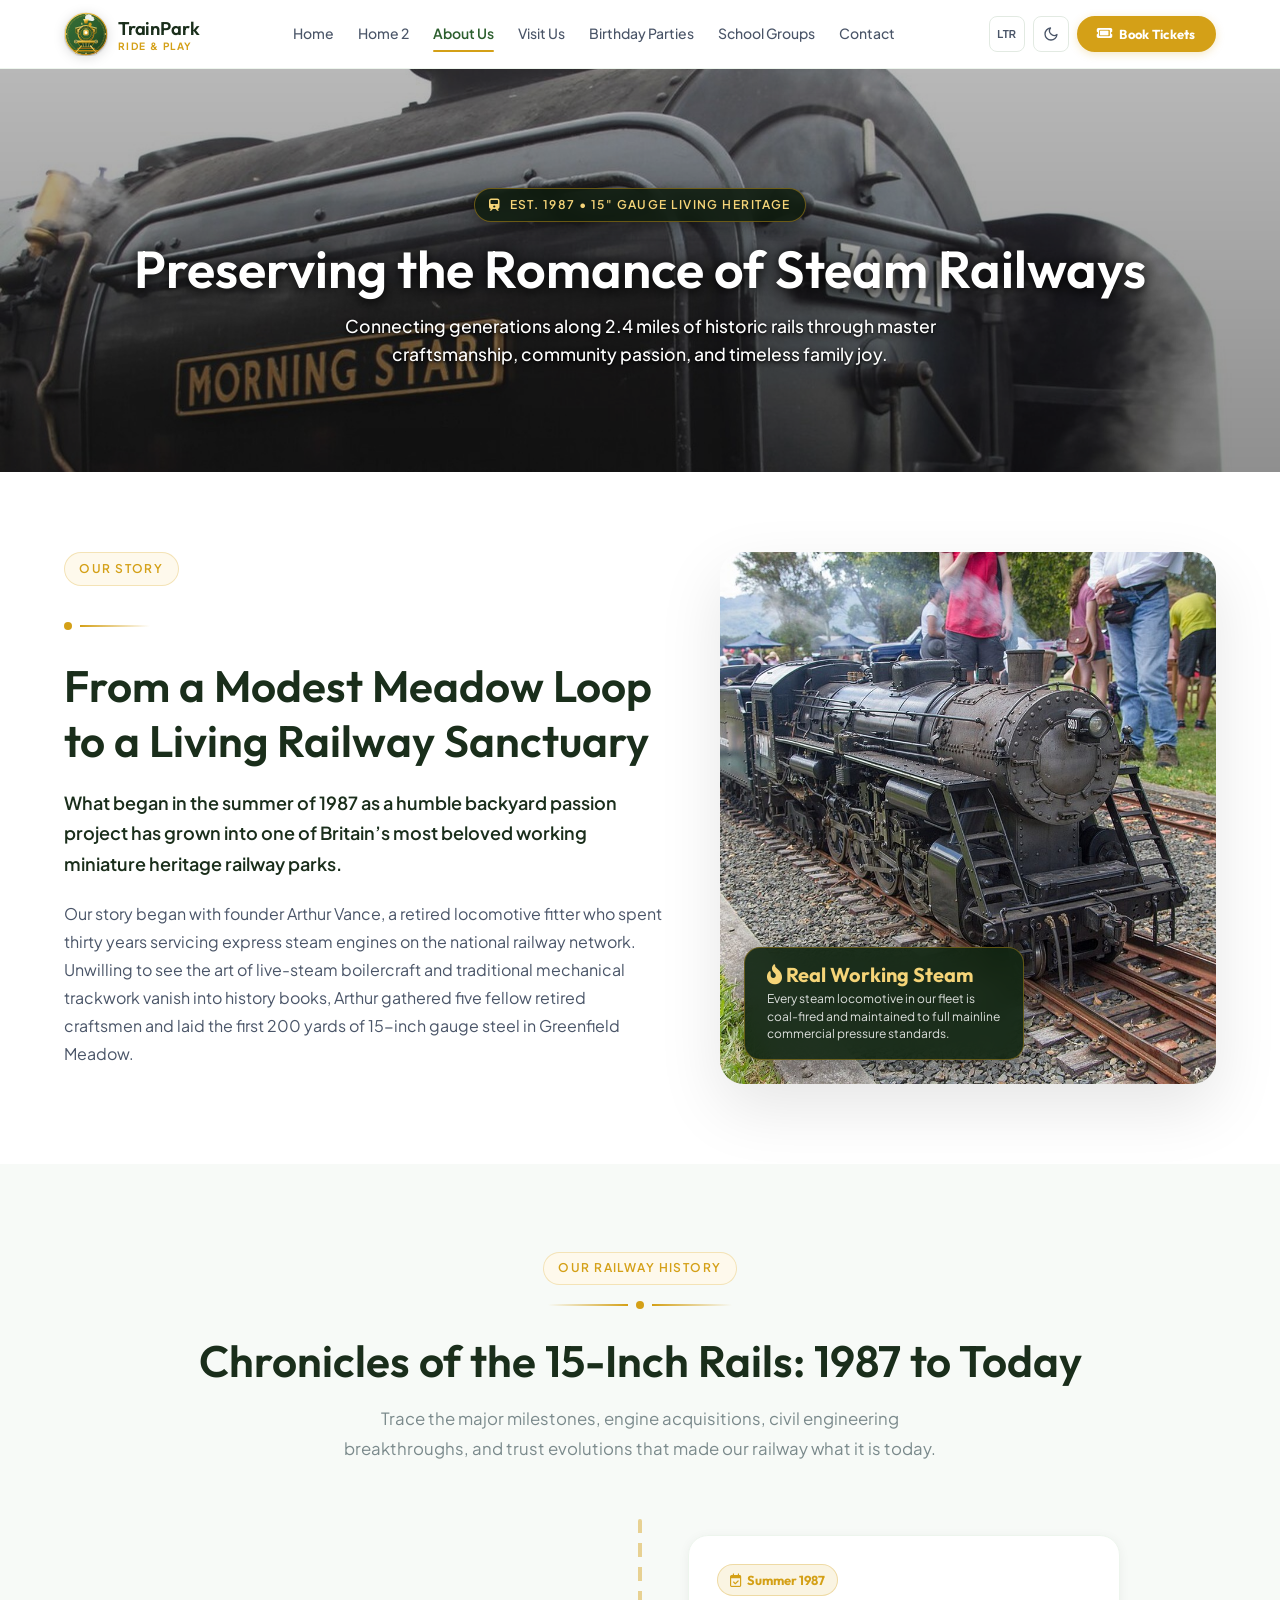
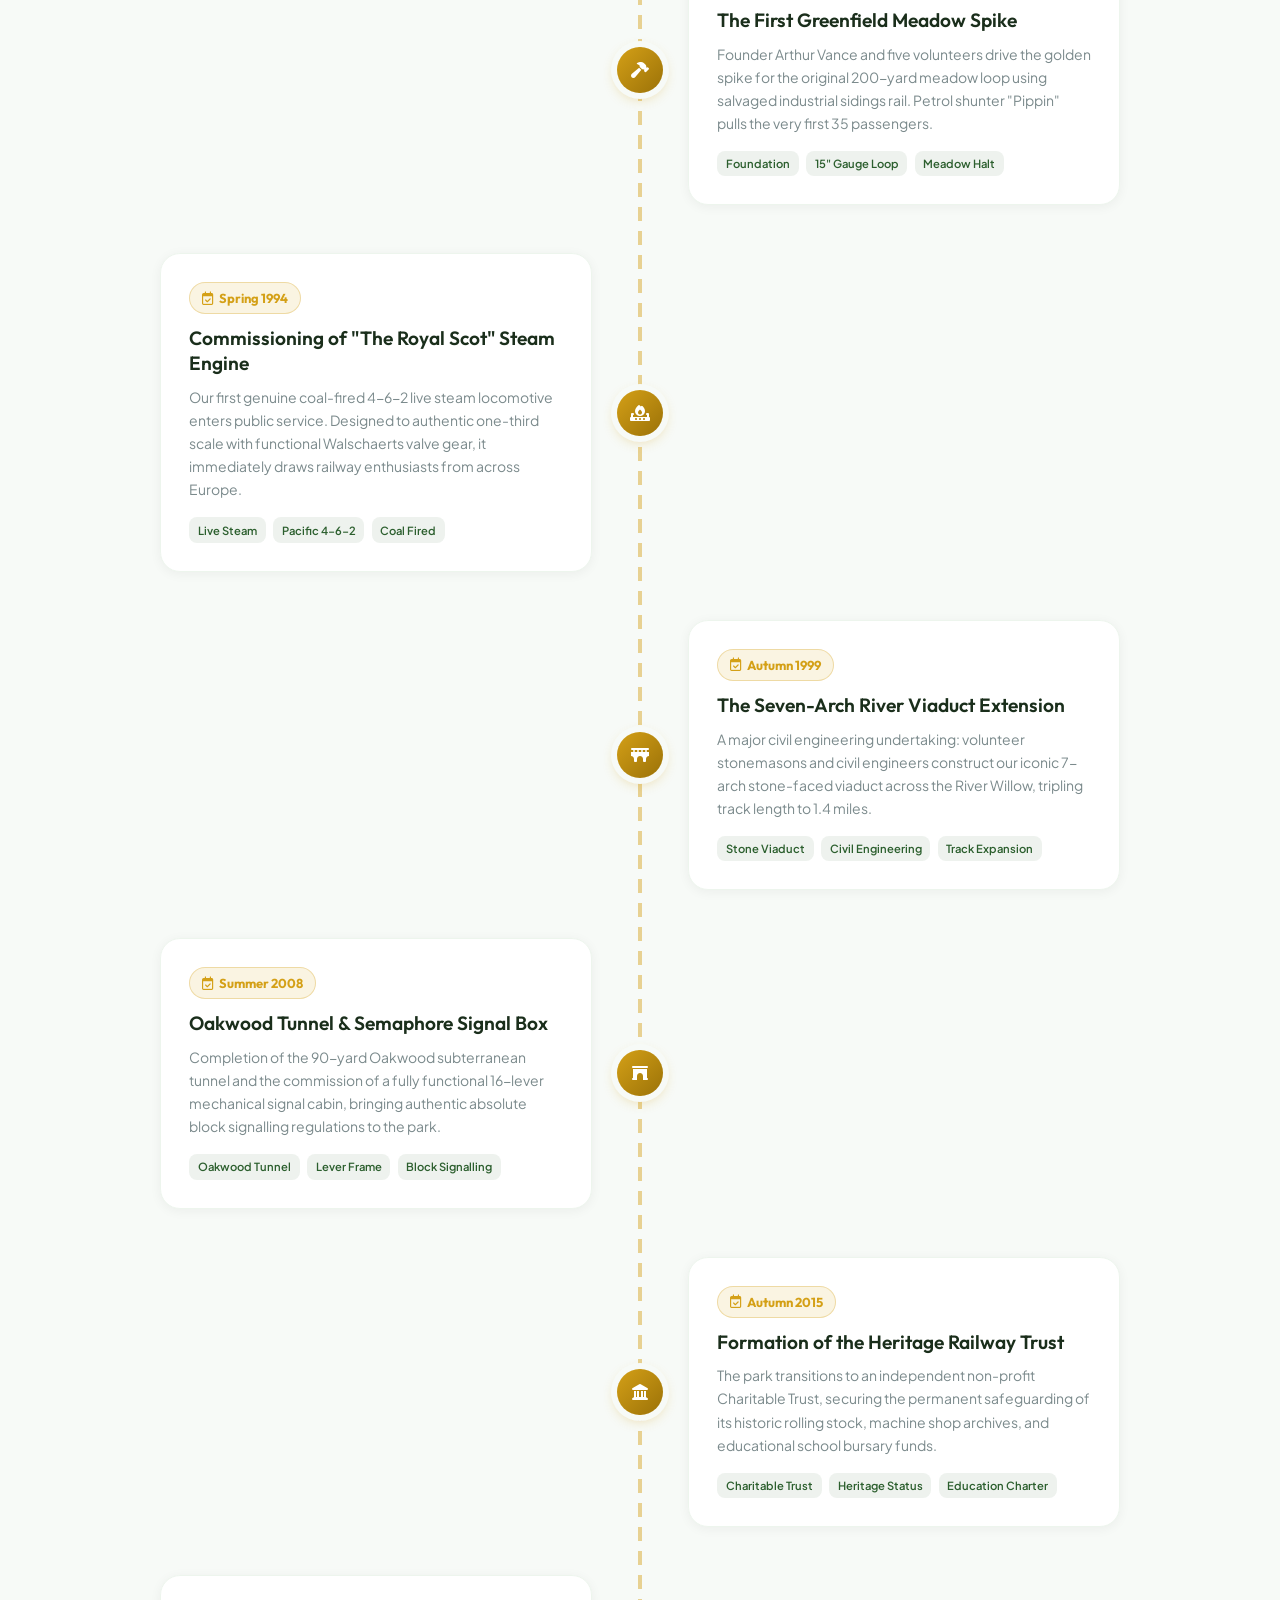
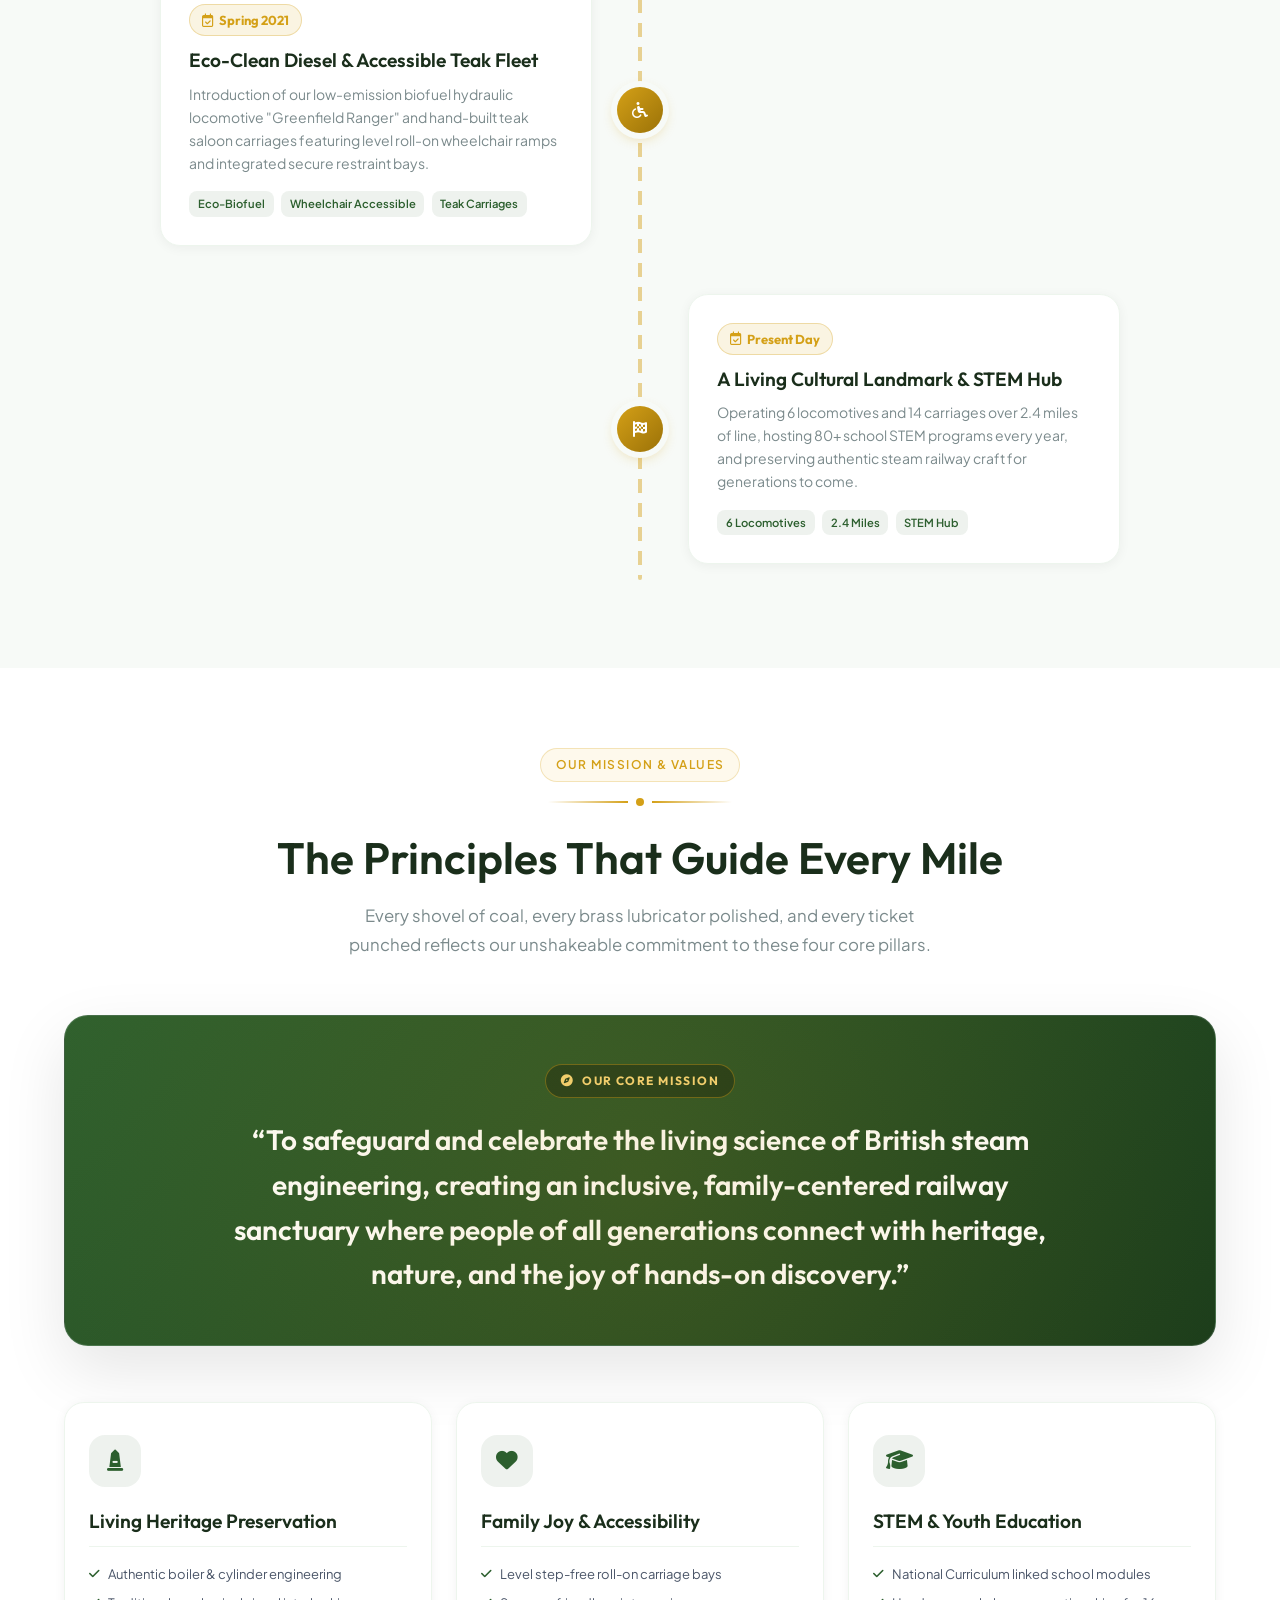
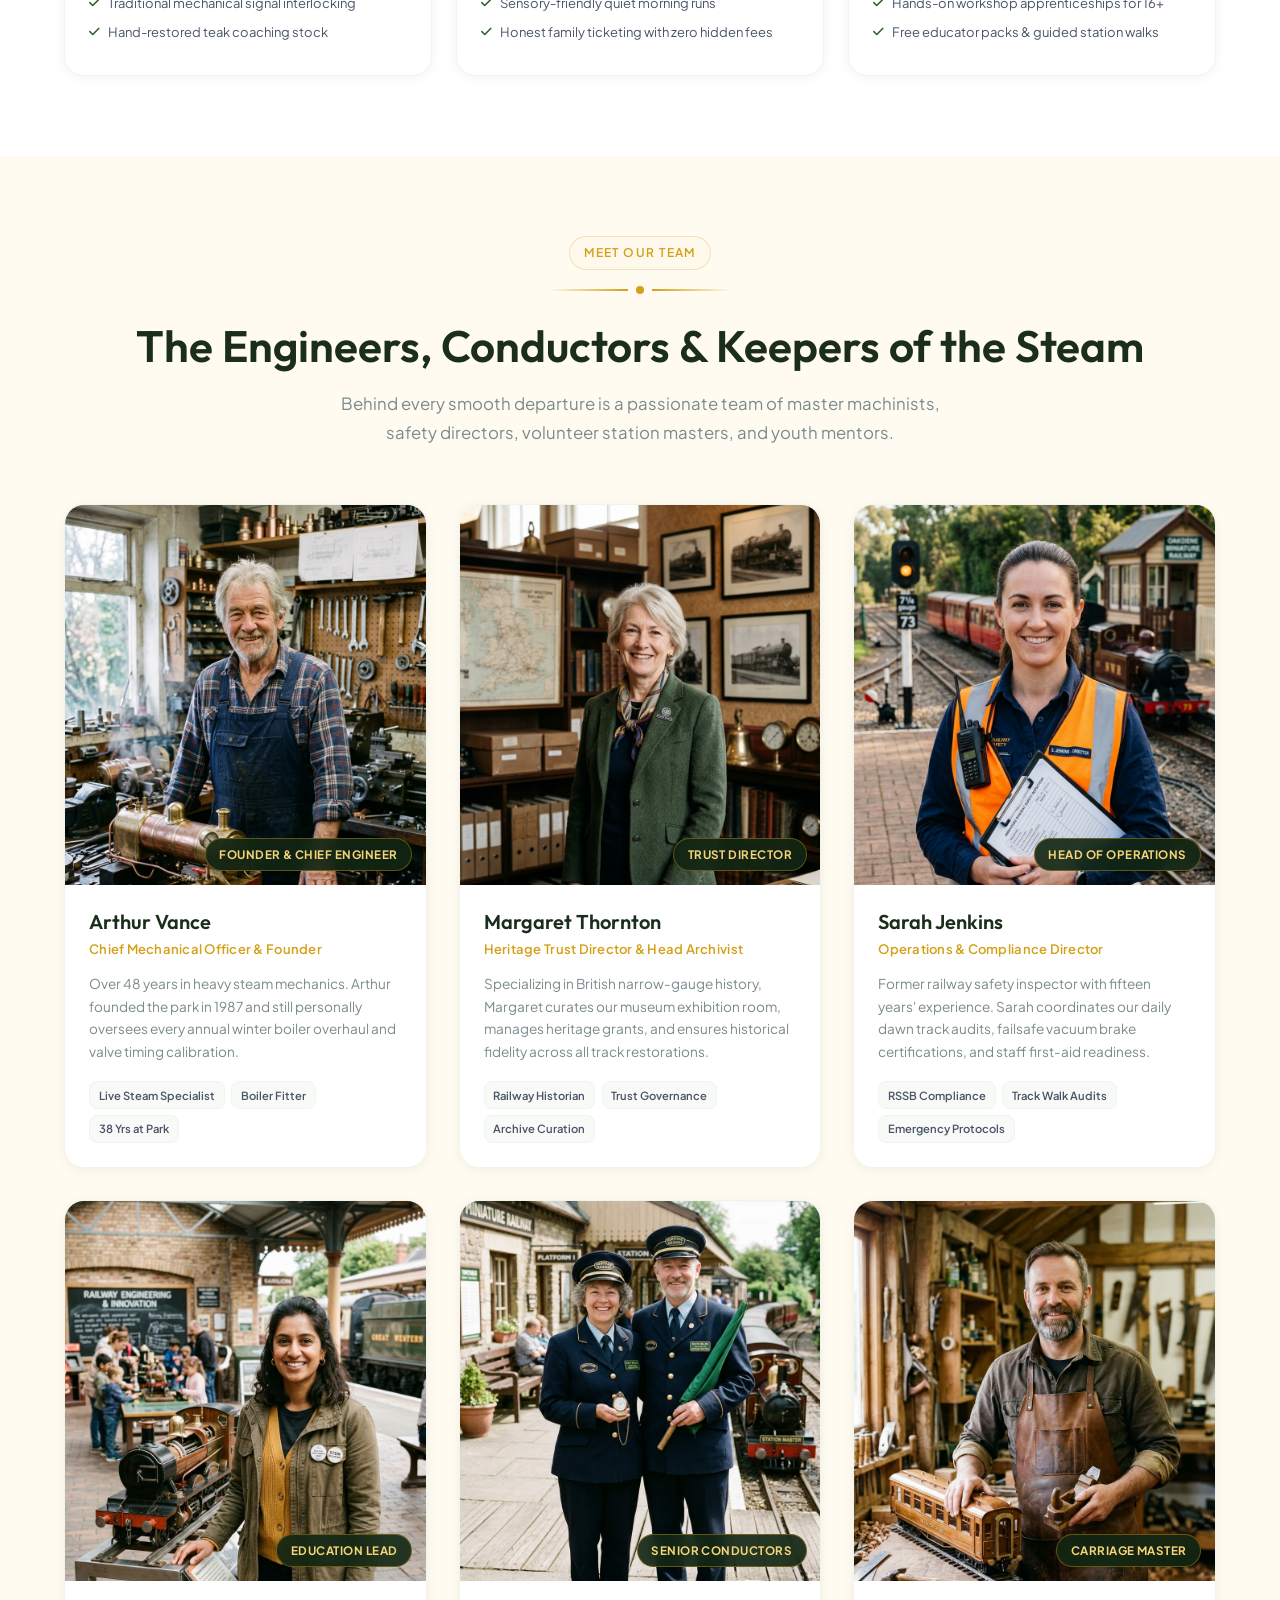
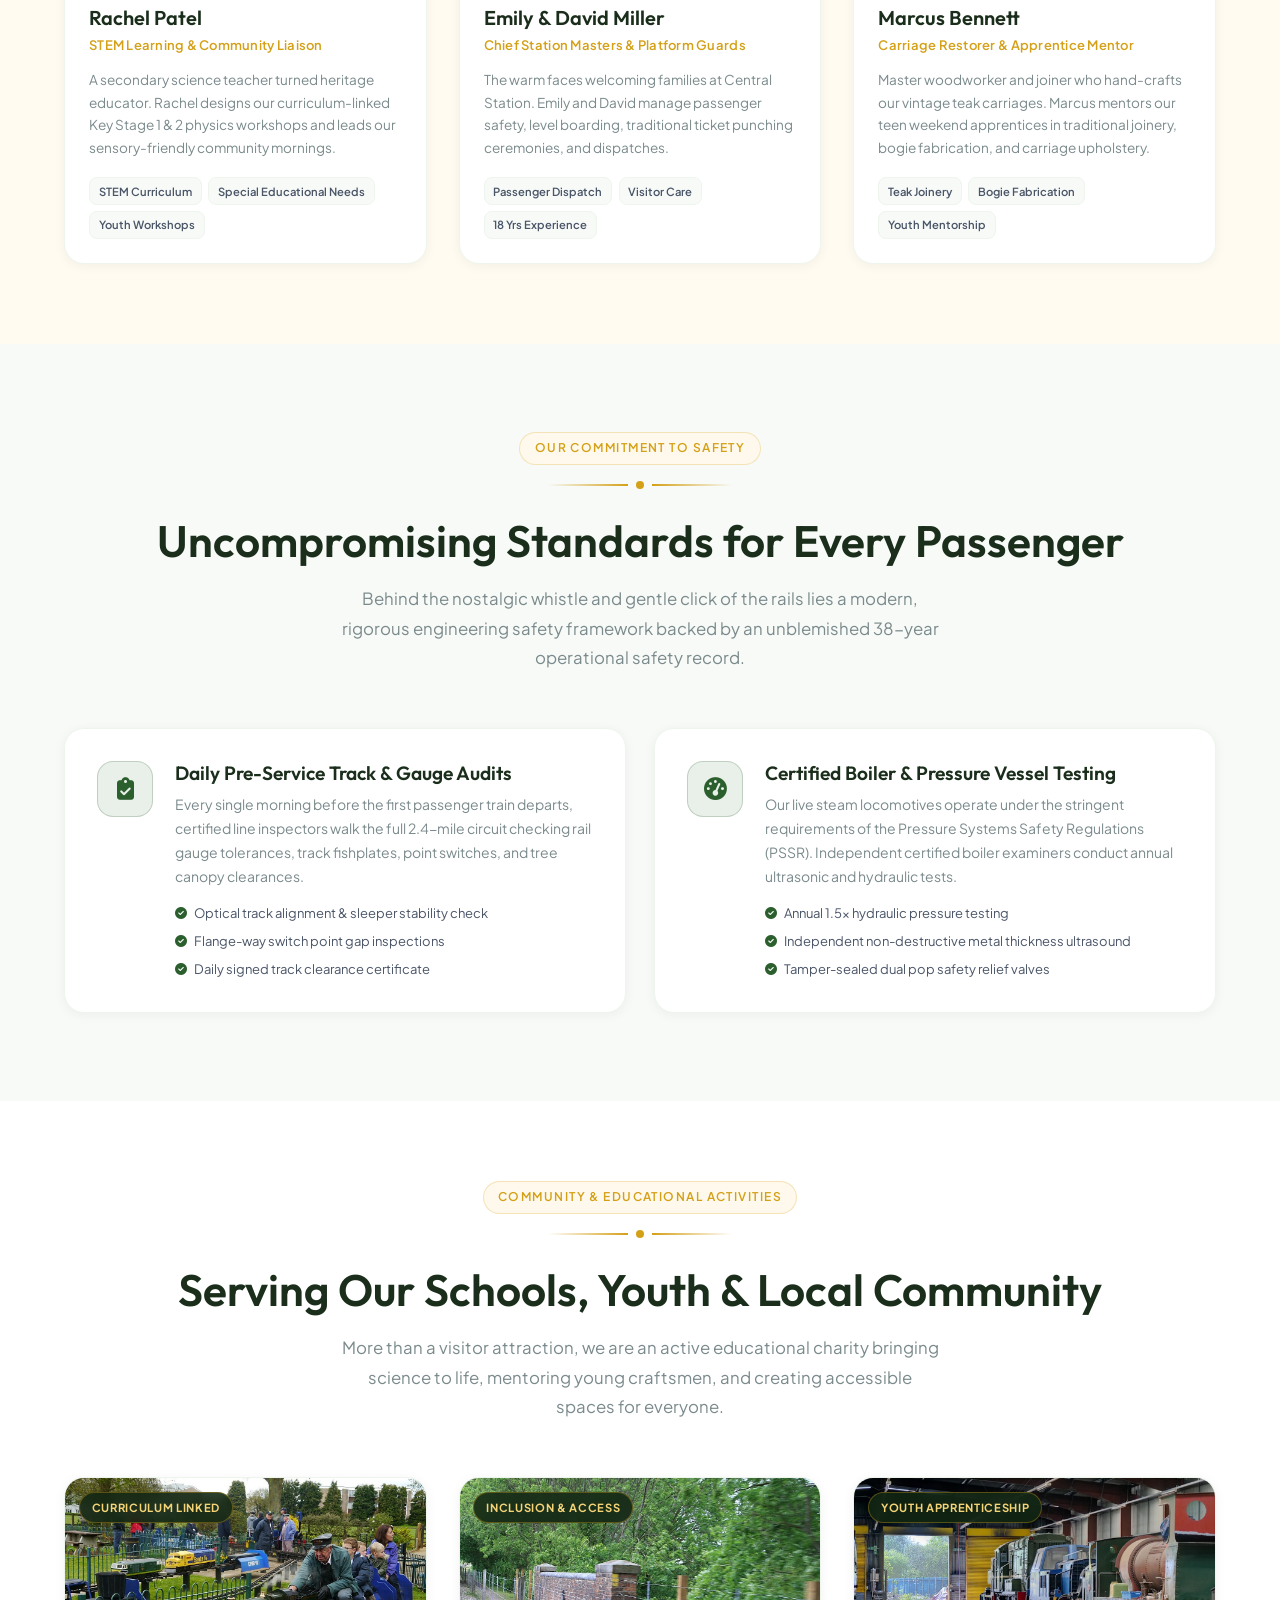
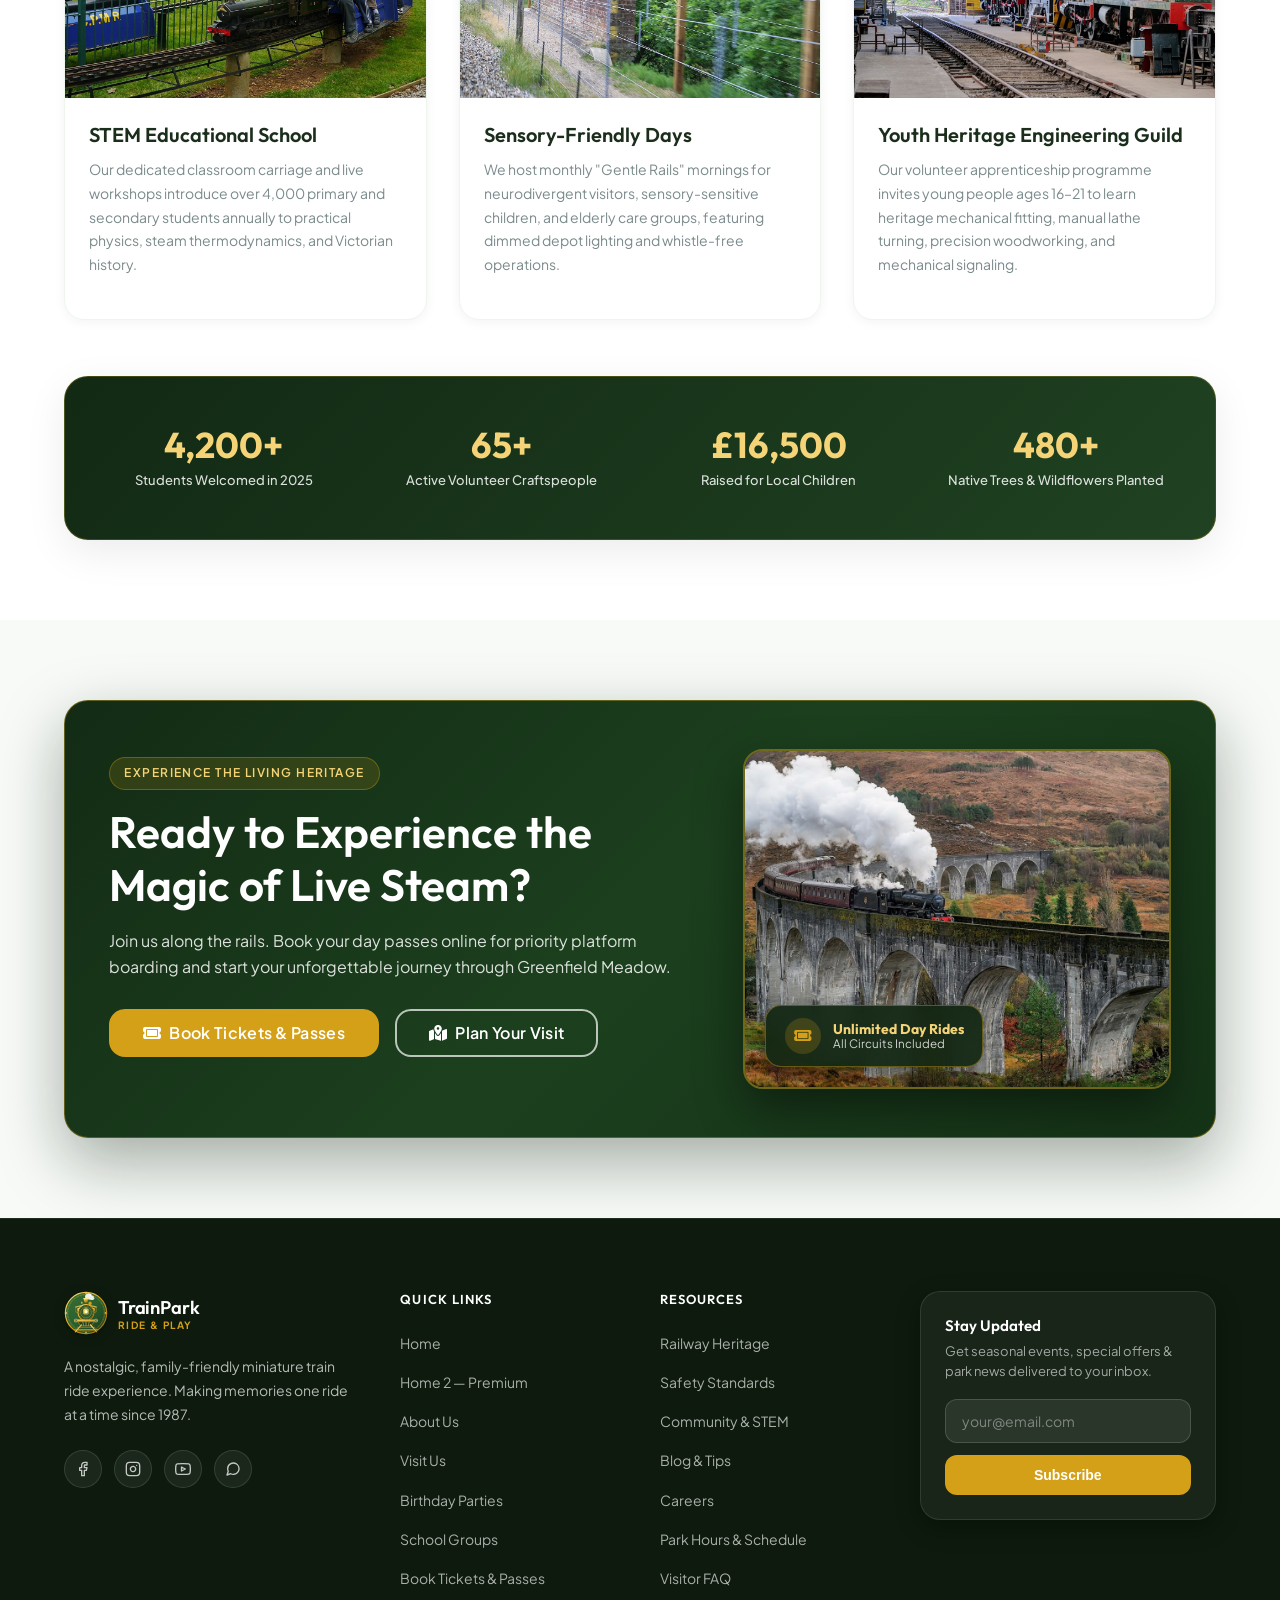
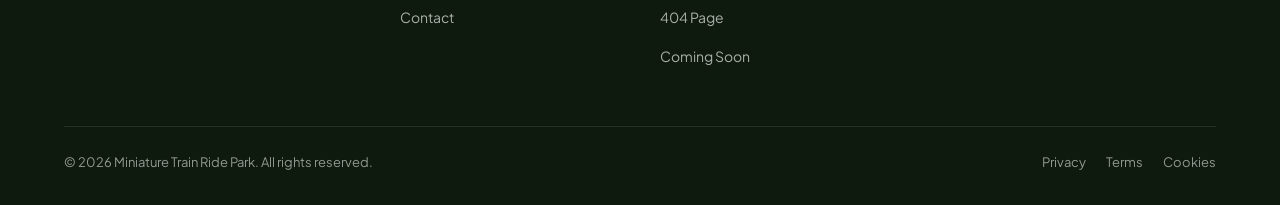
<file: about.html>
<!DOCTYPE html>
<html lang="en">
<head>
  <meta charset="UTF-8">
  <meta name="viewport" content="width=device-width,initial-scale=1">
  <title>About Us — Living Railway Heritage &amp; Passion | Miniature Train Ride Park</title>
  <meta name="description" content="Discover the story behind Miniature Train Ride Park: our railway history since 1987, steam preservation mission, expert engineering team, uncompromising safety standards, and STEM community initiatives.">
  <link rel="icon" href="favicon.svg" type="image/svg+xml">
  <link rel="stylesheet" href="https://cdnjs.cloudflare.com/ajax/libs/font-awesome/6.5.1/css/all.min.css">
  <link rel="stylesheet" href="style.css?v=2.3">
</head>
<body>
  <!-- Header (Injected by components.js) -->
  <div id="navbar-container"></div>

  <!-- Hero Section -->
  <section class="about-hero" aria-label="About Miniature Train Ride Park Header">
    <div class="container about-hero-content">
      <div class="section-label">
        <i class="fa-solid fa-train"></i> Est. 1987 &bull; 15" Gauge Living Heritage
      </div>
      <h1>Preserving the Romance of Steam Railways</h1>
      <p>Connecting generations along 2.4 miles of historic rails through master craftsmanship, community passion, and timeless family joy.</p>
    </div>
  </section>

<!-- 1. OUR STORY SECTION -->
  <section class="section" id="our-story" aria-labelledby="storyHeading">
    <div class="container">
      <div class="story-layout">
        <div class="story-content anim-fade-up">
          <div class="section-label">Our Story</div>
          <div class="track-divider"><div class="track-dot"></div></div>
          <h2 class="section-title" id="storyHeading">From a Modest Meadow Loop to a Living Railway Sanctuary</h2>
          <p class="story-lead">What began in the summer of 1987 as a humble backyard passion project has grown into one of Britain’s most beloved working miniature heritage railway parks.</p>
          <div class="story-body">
            <p>Our story began with founder Arthur Vance, a retired locomotive fitter who spent thirty years servicing express steam engines on the national railway network. Unwilling to see the art of live-steam boilercraft and traditional mechanical trackwork vanish into history books, Arthur gathered five fellow retired craftsmen and laid the first 200 yards of 15-inch gauge steel in Greenfield Meadow.</p>

          </div>

       
        </div>

        <div class="story-media-wrap anim-fade-up delay-2">
          <img src="assets/images/about_story_steam_locomotive.jpg" alt="Detail of authentic steam locomotive driving wheels and brass fittings" loading="lazy">
          <div class="story-float-badge">
            <div class="story-badge-title"><i class="fa-solid fa-fire-flame-curved"></i> Real Working Steam</div>
            <div class="story-badge-desc">Every steam locomotive in our fleet is coal-fired and maintained to full mainline commercial pressure standards.</div>
          </div>
        </div>
      </div>
    </div>
  </section>

  <!-- 2. OUR RAILWAY HISTORY TIMELINE SECTION -->
  <section class="timeline-section" id="railway-history" aria-labelledby="historyHeading">
    <div class="container">
      <div class="section-header">
        <div class="section-label">Our Railway History</div>
        <div class="track-divider"><div class="track-dot"></div></div>
        <h2 class="section-title" id="historyHeading">Chronicles of the 15-Inch Rails: 1987 to Today</h2>
        <p class="section-desc">Trace the major milestones, engine acquisitions, civil engineering breakthroughs, and trust evolutions that made our railway what it is today.</p>
      </div>

      <div class="heritage-timeline">
        <!-- Milestone 1: 1987 -->
        <div class="timeline-item anim-fade-up">
          <div class="timeline-marker"><i class="fa-solid fa-hammer"></i></div>
          <div class="timeline-content-card">
            <span class="timeline-year"><i class="fa-regular fa-calendar-check"></i> Summer 1987</span>
            <h3 class="timeline-title">The First Greenfield Meadow Spike</h3>
            <p class="timeline-desc">Founder Arthur Vance and five volunteers drive the golden spike for the original 200-yard meadow loop using salvaged industrial sidings rail. Petrol shunter "Pippin" pulls the very first 35 passengers.</p>
            <div class="timeline-tags">
              <span class="timeline-tag">Foundation</span>
              <span class="timeline-tag">15" Gauge Loop</span>
              <span class="timeline-tag">Meadow Halt</span>
            </div>
          </div>
        </div>

        <!-- Milestone 2: 1994 -->
        <div class="timeline-item anim-fade-up delay-1">
          <div class="timeline-marker"><i class="fa-solid fa-fire-burner"></i></div>
          <div class="timeline-content-card">
            <span class="timeline-year"><i class="fa-regular fa-calendar-check"></i> Spring 1994</span>
            <h3 class="timeline-title">Commissioning of "The Royal Scot" Steam Engine</h3>
            <p class="timeline-desc">Our first genuine coal-fired 4-6-2 live steam locomotive enters public service. Designed to authentic one-third scale with functional Walschaerts valve gear, it immediately draws railway enthusiasts from across Europe.</p>
            <div class="timeline-tags">
              <span class="timeline-tag">Live Steam</span>
              <span class="timeline-tag">Pacific 4-6-2</span>
              <span class="timeline-tag">Coal Fired</span>
            </div>
          </div>
        </div>

        <!-- Milestone 3: 1999 -->
        <div class="timeline-item anim-fade-up delay-2">
          <div class="timeline-marker"><i class="fa-solid fa-bridge"></i></div>
          <div class="timeline-content-card">
            <span class="timeline-year"><i class="fa-regular fa-calendar-check"></i> Autumn 1999</span>
            <h3 class="timeline-title">The Seven-Arch River Viaduct Extension</h3>
            <p class="timeline-desc">A major civil engineering undertaking: volunteer stonemasons and civil engineers construct our iconic 7-arch stone-faced viaduct across the River Willow, tripling track length to 1.4 miles.</p>
            <div class="timeline-tags">
              <span class="timeline-tag">Stone Viaduct</span>
              <span class="timeline-tag">Civil Engineering</span>
              <span class="timeline-tag">Track Expansion</span>
            </div>
          </div>
        </div>

        <!-- Milestone 4: 2008 -->
        <div class="timeline-item anim-fade-up delay-3">
          <div class="timeline-marker"><i class="fa-solid fa-archway"></i></div>
          <div class="timeline-content-card">
            <span class="timeline-year"><i class="fa-regular fa-calendar-check"></i> Summer 2008</span>
            <h3 class="timeline-title">Oakwood Tunnel &amp; Semaphore Signal Box</h3>
            <p class="timeline-desc">Completion of the 90-yard Oakwood subterranean tunnel and the commission of a fully functional 16-lever mechanical signal cabin, bringing authentic absolute block signalling regulations to the park.</p>
            <div class="timeline-tags">
              <span class="timeline-tag">Oakwood Tunnel</span>
              <span class="timeline-tag">Lever Frame</span>
              <span class="timeline-tag">Block Signalling</span>
            </div>
          </div>
        </div>

        <!-- Milestone 5: 2015 -->
        <div class="timeline-item anim-fade-up delay-1">
          <div class="timeline-marker"><i class="fa-solid fa-landmark"></i></div>
          <div class="timeline-content-card">
            <span class="timeline-year"><i class="fa-regular fa-calendar-check"></i> Autumn 2015</span>
            <h3 class="timeline-title">Formation of the Heritage Railway Trust</h3>
            <p class="timeline-desc">The park transitions to an independent non-profit Charitable Trust, securing the permanent safeguarding of its historic rolling stock, machine shop archives, and educational school bursary funds.</p>
            <div class="timeline-tags">
              <span class="timeline-tag">Charitable Trust</span>
              <span class="timeline-tag">Heritage Status</span>
              <span class="timeline-tag">Education Charter</span>
            </div>
          </div>
        </div>

        <!-- Milestone 6: 2021 -->
        <div class="timeline-item anim-fade-up delay-2">
          <div class="timeline-marker"><i class="fa-solid fa-wheelchair"></i></div>
          <div class="timeline-content-card">
            <span class="timeline-year"><i class="fa-regular fa-calendar-check"></i> Spring 2021</span>
            <h3 class="timeline-title">Eco-Clean Diesel &amp; Accessible Teak Fleet</h3>
            <p class="timeline-desc">Introduction of our low-emission biofuel hydraulic locomotive "Greenfield Ranger" and hand-built teak saloon carriages featuring level roll-on wheelchair ramps and integrated secure restraint bays.</p>
            <div class="timeline-tags">
              <span class="timeline-tag">Eco-Biofuel</span>
              <span class="timeline-tag">Wheelchair Accessible</span>
              <span class="timeline-tag">Teak Carriages</span>
            </div>
          </div>
        </div>

        <!-- Milestone 7: Present Day -->
        <div class="timeline-item anim-fade-up delay-3">
          <div class="timeline-marker"><i class="fa-solid fa-flag-checkered"></i></div>
          <div class="timeline-content-card">
            <span class="timeline-year"><i class="fa-regular fa-calendar-check"></i> Present Day</span>
            <h3 class="timeline-title">A Living Cultural Landmark &amp; STEM Hub</h3>
            <p class="timeline-desc">Operating 6 locomotives and 14 carriages over 2.4 miles of line, hosting 80+ school STEM programs every year, and preserving authentic steam railway craft for generations to come.</p>
            <div class="timeline-tags">
              <span class="timeline-tag">6 Locomotives</span>
              <span class="timeline-tag">2.4 Miles</span>
              <span class="timeline-tag">STEM Hub</span>
            </div>
          </div>
        </div>
      </div>
    </div>
  </section>

  <!-- 3. OUR MISSION & VALUES SECTION -->
  <section class="section" id="mission-values" aria-labelledby="missionHeading">
    <div class="container">
      <div class="section-header">
        <div class="section-label">Our Mission &amp; Values</div>
        <div class="track-divider"><div class="track-dot"></div></div>
        <h2 class="section-title" id="missionHeading">The Principles That Guide Every Mile</h2>
        <p class="section-desc">Every shovel of coal, every brass lubricator polished, and every ticket punched reflects our unshakeable commitment to these four core pillars.</p>
      </div>

      <!-- Spotlight Mission Statement -->
      <div class="mission-spotlight anim-fade-up">
        <div class="mission-badge"><i class="fa-solid fa-compass"></i> Our Core Mission</div>
        <p class="mission-statement">“To safeguard and celebrate the living science of British steam engineering, creating an inclusive, family-centered railway sanctuary where people of all generations connect with heritage, nature, and the joy of hands-on discovery.”</p>
      </div>

      <!-- Values Grid -->
      <div class="values-grid">
        <!-- Value 1 -->
        <div class="value-card anim-fade-up delay-1">
          <div class="value-icon-wrap"><i class="fa-solid fa-monument"></i></div>
          <h3 class="value-title">Living Heritage Preservation</h3>
          <ul class="value-points">
            <li class="value-point"><i class="fa-solid fa-check"></i> Authentic boiler &amp; cylinder engineering</li>
            <li class="value-point"><i class="fa-solid fa-check"></i> Traditional mechanical signal interlocking</li>
            <li class="value-point"><i class="fa-solid fa-check"></i> Hand-restored teak coaching stock</li>
          </ul>
        </div>

        <!-- Value 2 -->
        <div class="value-card anim-fade-up delay-2">
          <div class="value-icon-wrap"><i class="fa-solid fa-heart"></i></div>
          <h3 class="value-title">Family Joy &amp; Accessibility</h3>
          <ul class="value-points">
            <li class="value-point"><i class="fa-solid fa-check"></i> Level step-free roll-on carriage bays</li>
            <li class="value-point"><i class="fa-solid fa-check"></i> Sensory-friendly quiet morning runs</li>
            <li class="value-point"><i class="fa-solid fa-check"></i> Honest family ticketing with zero hidden fees</li>
          </ul>
        </div>

        <!-- Value 3 -->
        <div class="value-card anim-fade-up delay-3">
          <div class="value-icon-wrap"><i class="fa-solid fa-graduation-cap"></i></div>
          <h3 class="value-title">STEM &amp; Youth Education</h3>
          <ul class="value-points">
            <li class="value-point"><i class="fa-solid fa-check"></i> National Curriculum linked school modules</li>
            <li class="value-point"><i class="fa-solid fa-check"></i> Hands-on workshop apprenticeships for 16+</li>
            <li class="value-point"><i class="fa-solid fa-check"></i> Free educator packs &amp; guided station walks</li>
          </ul>
        </div>
      </div>
    </div>
  </section>

  <!-- 4. MEET OUR TEAM SECTION -->
  <section class="section section-warm" id="our-team" aria-labelledby="teamHeading">
    <div class="container">
      <div class="section-header">
        <div class="section-label">Meet Our Team</div>
        <div class="track-divider"><div class="track-dot"></div></div>
        <h2 class="section-title" id="teamHeading">The Engineers, Conductors &amp; Keepers of the Steam</h2>
        <p class="section-desc">Behind every smooth departure is a passionate team of master machinists, safety directors, volunteer station masters, and youth mentors.</p>
      </div>

      <div class="team-grid">
        <!-- Team Member 1 -->
        <div class="team-card anim-fade-up delay-1">
          <div class="team-img-wrap">
            <img src="assets/images/about_team_arthur_vance.jpg" alt="Arthur Vance, Founder and Chief Mechanical Engineer" class="team-img" loading="lazy">
            <span class="team-role-badge">Founder &amp; Chief Engineer</span>
          </div>
          <div class="team-body">
            <h3 class="team-name">Arthur Vance</h3>
            <div class="team-title">Chief Mechanical Officer &amp; Founder</div>
            <p class="team-bio">Over 48 years in heavy steam mechanics. Arthur founded the park in 1987 and still personally oversees every annual winter boiler overhaul and valve timing calibration.</p>
            <div class="team-tags">
              <span class="team-tag">Live Steam Specialist</span>
              <span class="team-tag">Boiler Fitter</span>
              <span class="team-tag">38 Yrs at Park</span>
            </div>
          </div>
        </div>

        <!-- Team Member 2 -->
        <div class="team-card anim-fade-up delay-2">
          <div class="team-img-wrap">
            <img src="assets/images/about_team_margaret_thornton.jpg" alt="Margaret Thornton, Heritage Trust Director" class="team-img" loading="lazy">
            <span class="team-role-badge">Trust Director</span>
          </div>
          <div class="team-body">
            <h3 class="team-name">Margaret Thornton</h3>
            <div class="team-title">Heritage Trust Director &amp; Head Archivist</div>
            <p class="team-bio">Specializing in British narrow-gauge history, Margaret curates our museum exhibition room, manages heritage grants, and ensures historical fidelity across all track restorations.</p>
            <div class="team-tags">
              <span class="team-tag">Railway Historian</span>
              <span class="team-tag">Trust Governance</span>
              <span class="team-tag">Archive Curation</span>
            </div>
          </div>
        </div>

        <!-- Team Member 3 -->
        <div class="team-card anim-fade-up delay-3">
          <div class="team-img-wrap">
            <img src="assets/images/about_team_sarah_jenkins.jpg" alt="Sarah Jenkins, Head of Rail Safety" class="team-img" loading="lazy">
            <span class="team-role-badge">Head of Operations</span>
          </div>
          <div class="team-body">
            <h3 class="team-name">Sarah Jenkins</h3>
            <div class="team-title">Operations &amp; Compliance Director</div>
            <p class="team-bio">Former railway safety inspector with fifteen years' experience. Sarah coordinates our daily dawn track audits, failsafe vacuum brake certifications, and staff first-aid readiness.</p>
            <div class="team-tags">
              <span class="team-tag">RSSB Compliance</span>
              <span class="team-tag">Track Walk Audits</span>
              <span class="team-tag">Emergency Protocols</span>
            </div>
          </div>
        </div>

        <!-- Team Member 4 -->
        <div class="team-card anim-fade-up delay-1">
          <div class="team-img-wrap">
            <img src="assets/images/about_team_rachel_patel.jpg" alt="Rachel Patel, Education and STEM Coordinator" class="team-img" loading="lazy">
            <span class="team-role-badge">Education Lead</span>
          </div>
          <div class="team-body">
            <h3 class="team-name">Rachel Patel</h3>
            <div class="team-title">STEM Learning &amp; Community Liaison</div>
            <p class="team-bio">A secondary science teacher turned heritage educator. Rachel designs our curriculum-linked Key Stage 1 &amp; 2 physics workshops and leads our sensory-friendly community mornings.</p>
            <div class="team-tags">
              <span class="team-tag">STEM Curriculum</span>
              <span class="team-tag">Special Educational Needs</span>
              <span class="team-tag">Youth Workshops</span>
            </div>
          </div>
        </div>

        <!-- Team Member 5 -->
        <div class="team-card anim-fade-up delay-2">
          <div class="team-img-wrap">
            <img src="assets/images/about_team_conductors_miller.jpg" alt="Emily and David Miller, Senior Conductors" class="team-img" loading="lazy">
            <span class="team-role-badge">Senior Conductors</span>
          </div>
          <div class="team-body">
            <h3 class="team-name">Emily &amp; David Miller</h3>
            <div class="team-title">Chief Station Masters &amp; Platform Guards</div>
            <p class="team-bio">The warm faces welcoming families at Central Station. Emily and David manage passenger safety, level boarding, traditional ticket punching ceremonies, and dispatches.</p>
            <div class="team-tags">
              <span class="team-tag">Passenger Dispatch</span>
              <span class="team-tag">Visitor Care</span>
              <span class="team-tag">18 Yrs Experience</span>
            </div>
          </div>
        </div>

        <!-- Team Member 6 -->
        <div class="team-card anim-fade-up delay-3">
          <div class="team-img-wrap">
            <img src="assets/images/about_team_marcus_bennett.jpg" alt="Marcus Bennett, Master Carriage Carpenter" class="team-img" loading="lazy">
            <span class="team-role-badge">Carriage Master</span>
          </div>
          <div class="team-body">
            <h3 class="team-name">Marcus Bennett</h3>
            <div class="team-title">Carriage Restorer &amp; Apprentice Mentor</div>
            <p class="team-bio">Master woodworker and joiner who hand-crafts our vintage teak carriages. Marcus mentors our teen weekend apprentices in traditional joinery, bogie fabrication, and carriage upholstery.</p>
            <div class="team-tags">
              <span class="team-tag">Teak Joinery</span>
              <span class="team-tag">Bogie Fabrication</span>
              <span class="team-tag">Youth Mentorship</span>
            </div>
          </div>
        </div>
      </div>
    </div>
  </section>

  <!-- 5. OUR COMMITMENT TO SAFETY SECTION -->
  <section class="safety-section" id="safety-commitment" aria-labelledby="safetyHeading">
    <div class="container">
      <div class="section-header">
        <div class="section-label">Our Commitment to Safety</div>
        <div class="track-divider"><div class="track-dot"></div></div>
        <h2 class="section-title" id="safetyHeading">Uncompromising Standards for Every Passenger</h2>
        <p class="section-desc">Behind the nostalgic whistle and gentle click of the rails lies a modern, rigorous engineering safety framework backed by an unblemished 38-year operational safety record.</p>
      </div>

      <div class="safety-grid">
        <!-- Safety Pillar 1 -->
        <div class="safety-card anim-fade-up delay-1">
          <div class="safety-icon-wrap"><i class="fa-solid fa-clipboard-check"></i></div>
          <div class="safety-content">
            <h3 class="safety-title">Daily Pre-Service Track &amp; Gauge Audits</h3>
            <p class="safety-desc">Every single morning before the first passenger train departs, certified line inspectors walk the full 2.4-mile circuit checking rail gauge tolerances, track fishplates, point switches, and tree canopy clearances.</p>
            <ul class="safety-checklist">
              <li class="safety-item"><i class="fa-solid fa-circle-check"></i> Optical track alignment &amp; sleeper stability check</li>
              <li class="safety-item"><i class="fa-solid fa-circle-check"></i> Flange-way switch point gap inspections</li>
              <li class="safety-item"><i class="fa-solid fa-circle-check"></i> Daily signed track clearance certificate</li>
            </ul>
          </div>
        </div>

        <!-- Safety Pillar 2 -->
        <div class="safety-card anim-fade-up delay-2">
          <div class="safety-icon-wrap"><i class="fa-solid fa-gauge-high"></i></div>
          <div class="safety-content">
            <h3 class="safety-title">Certified Boiler &amp; Pressure Vessel Testing</h3>
            <p class="safety-desc">Our live steam locomotives operate under the stringent requirements of the Pressure Systems Safety Regulations (PSSR). Independent certified boiler examiners conduct annual ultrasonic and hydraulic tests.</p>
            <ul class="safety-checklist">
              <li class="safety-item"><i class="fa-solid fa-circle-check"></i> Annual 1.5x hydraulic pressure testing</li>
              <li class="safety-item"><i class="fa-solid fa-circle-check"></i> Independent non-destructive metal thickness ultrasound</li>
              <li class="safety-item"><i class="fa-solid fa-circle-check"></i> Tamper-sealed dual pop safety relief valves</li>
            </ul>
          </div>
        </div>

      </div>
    </div>
  </section>

  <!-- 6. COMMUNITY & EDUCATIONAL ACTIVITIES SECTION -->
  <section class="section" id="community-education" aria-labelledby="communityHeading">
    <div class="container">
      <div class="section-header">
        <div class="section-label">Community &amp; Educational Activities</div>
        <div class="track-divider"><div class="track-dot"></div></div>
        <h2 class="section-title" id="communityHeading">Serving Our Schools, Youth &amp; Local Community</h2>
        <p class="section-desc">More than a visitor attraction, we are an active educational charity bringing science to life, mentoring young craftsmen, and creating accessible spaces for everyone.</p>
      </div>

      <div class="community-grid">
        <!-- Community Initiative 1 -->
        <div class="community-card anim-fade-up delay-1">
          <div class="community-img-wrap">
            <img src="assets/images/about_community_stem_learning.jpg" alt="Children engaged in hands-on STEM learning workshop at the railway" class="community-img" loading="lazy">
            <span class="community-tag">Curriculum Linked</span>
          </div>
          <div class="community-body">
            <h3 class="community-title">STEM Educational School</h3>
            <p class="community-desc">Our dedicated classroom carriage and live workshops introduce over 4,000 primary and secondary students annually to practical physics, steam thermodynamics, and Victorian history.</p>
          </div>
        </div>

        <!-- Community Initiative 2 -->
        <div class="community-card anim-fade-up delay-2">
          <div class="community-img-wrap">
            <img src="assets/images/about_community_accessible_days.jpg" alt="Accessible railway platform with gentle ramp boarding" class="community-img" loading="lazy">
            <span class="community-tag">Inclusion &amp; Access</span>
          </div>
          <div class="community-body">
            <h3 class="community-title">Sensory-Friendly Days</h3>
            <p class="community-desc">We host monthly "Gentle Rails" mornings for neurodivergent visitors, sensory-sensitive children, and elderly care groups, featuring dimmed depot lighting and whistle-free operations.</p>
          </div>
        </div>

        <!-- Community Initiative 3 -->
        <div class="community-card anim-fade-up delay-3">
          <div class="community-img-wrap">
            <img src="assets/images/about_community_youth_guild.jpg" alt="Apprentice learning metal lathe work and steam fitting in the workshop" class="community-img" loading="lazy">
            <span class="community-tag">Youth Apprenticeship</span>
          </div>
          <div class="community-body">
            <h3 class="community-title">Youth Heritage Engineering Guild</h3>
            <p class="community-desc">Our volunteer apprenticeship programme invites young people ages 16–21 to learn heritage mechanical fitting, manual lathe turning, precision woodworking, and mechanical signaling.</p>
          </div>
        </div>
      </div>

      <!-- Community Impact Banner -->
      <div class="community-impact-banner anim-fade-up">
        <div class="impact-grid">
          <div class="impact-item">
            <div class="impact-num">4,200+</div>
            <div class="impact-lbl">Students Welcomed in 2025</div>
          </div>
          <div class="impact-item">
            <div class="impact-num">65+</div>
            <div class="impact-lbl">Active Volunteer Craftspeople</div>
          </div>
          <div class="impact-item">
            <div class="impact-num">&pound;16,500</div>
            <div class="impact-lbl">Raised for Local Children</div>
          </div>
          <div class="impact-item">
            <div class="impact-num">480+</div>
            <div class="impact-lbl">Native Trees &amp; Wildflowers Planted</div>
          </div>
        </div>
      </div>
    </div>
  </section>

  <!-- CTA Banner Section -->
  <section class="cta2-section" aria-label="Book Train Tickets Call to Action">
    <div class="container">
      <div class="cta2-card">
        <div class="cta2-content">
          <div class="section-label" style="background:rgba(212,160,23,0.15);color:#F5D478;border-color:rgba(212,160,23,0.35)">Experience The Living Heritage</div>
          <h2 class="cta2-title">Ready to Experience the Magic of Live Steam?</h2>
          <p class="cta2-desc">Join us along the rails. Book your day passes online for priority platform boarding and start your unforgettable journey through Greenfield Meadow.</p>
          <div class="cta2-actions">
            <a href="tickets.html" class="btn btn-secondary btn-lg"><i class="fa-solid fa-ticket"></i> Book Tickets &amp; Passes</a>
            <a href="visit.html" class="btn btn-outline-light btn-lg"><i class="fa-solid fa-map-location-dot"></i> Plan Your Visit</a>
          </div>
        </div>

        <div class="cta2-media anim-fade-up delay-2">
          <div class="cta2-img-frame">
            <img src="assets/images/about_cta_viaduct_steam.jpg" alt="Heritage miniature steam train crossing stone viaduct bridge over park lake" class="cta2-photo" loading="lazy">
            <div class="cta2-floating-badge">
              <span class="badge-icon"><i class="fa-solid fa-ticket"></i></span>
              <div>
                <div class="f-badge-title">Unlimited Day Rides</div>
                <div class="f-badge-sub">All Circuits Included</div>
              </div>
            </div>
          </div>
        </div>
      </div>
    </div>
  </section>

  <!-- Footer Container (Injected by components.js) -->
  <div id="footer-container"></div>

  <!-- Shared JavaScript Components -->
  <script src="components.js"></script>
  <script>
    document.addEventListener('DOMContentLoaded', () => {
      initComponents('about.html');
      initScrollAnimations();
    });
  </script>
</body>
</html>
</file>
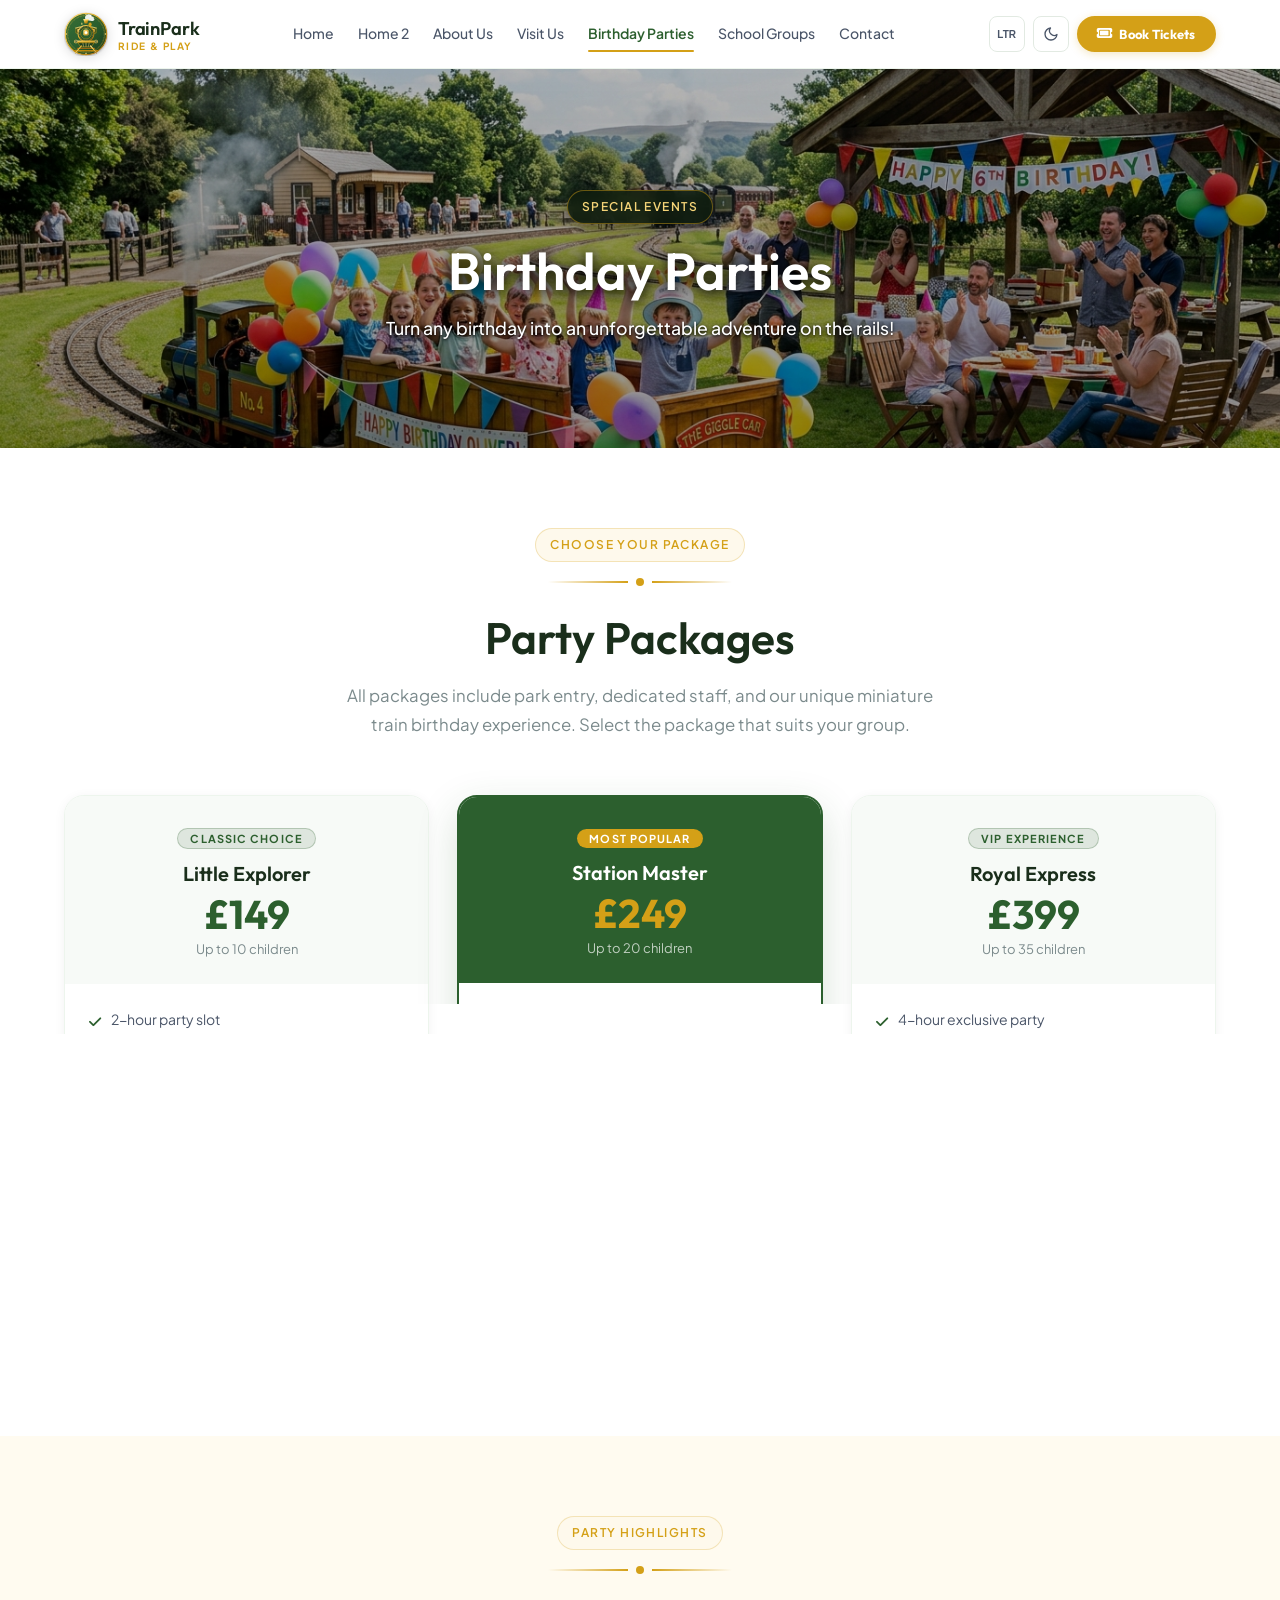
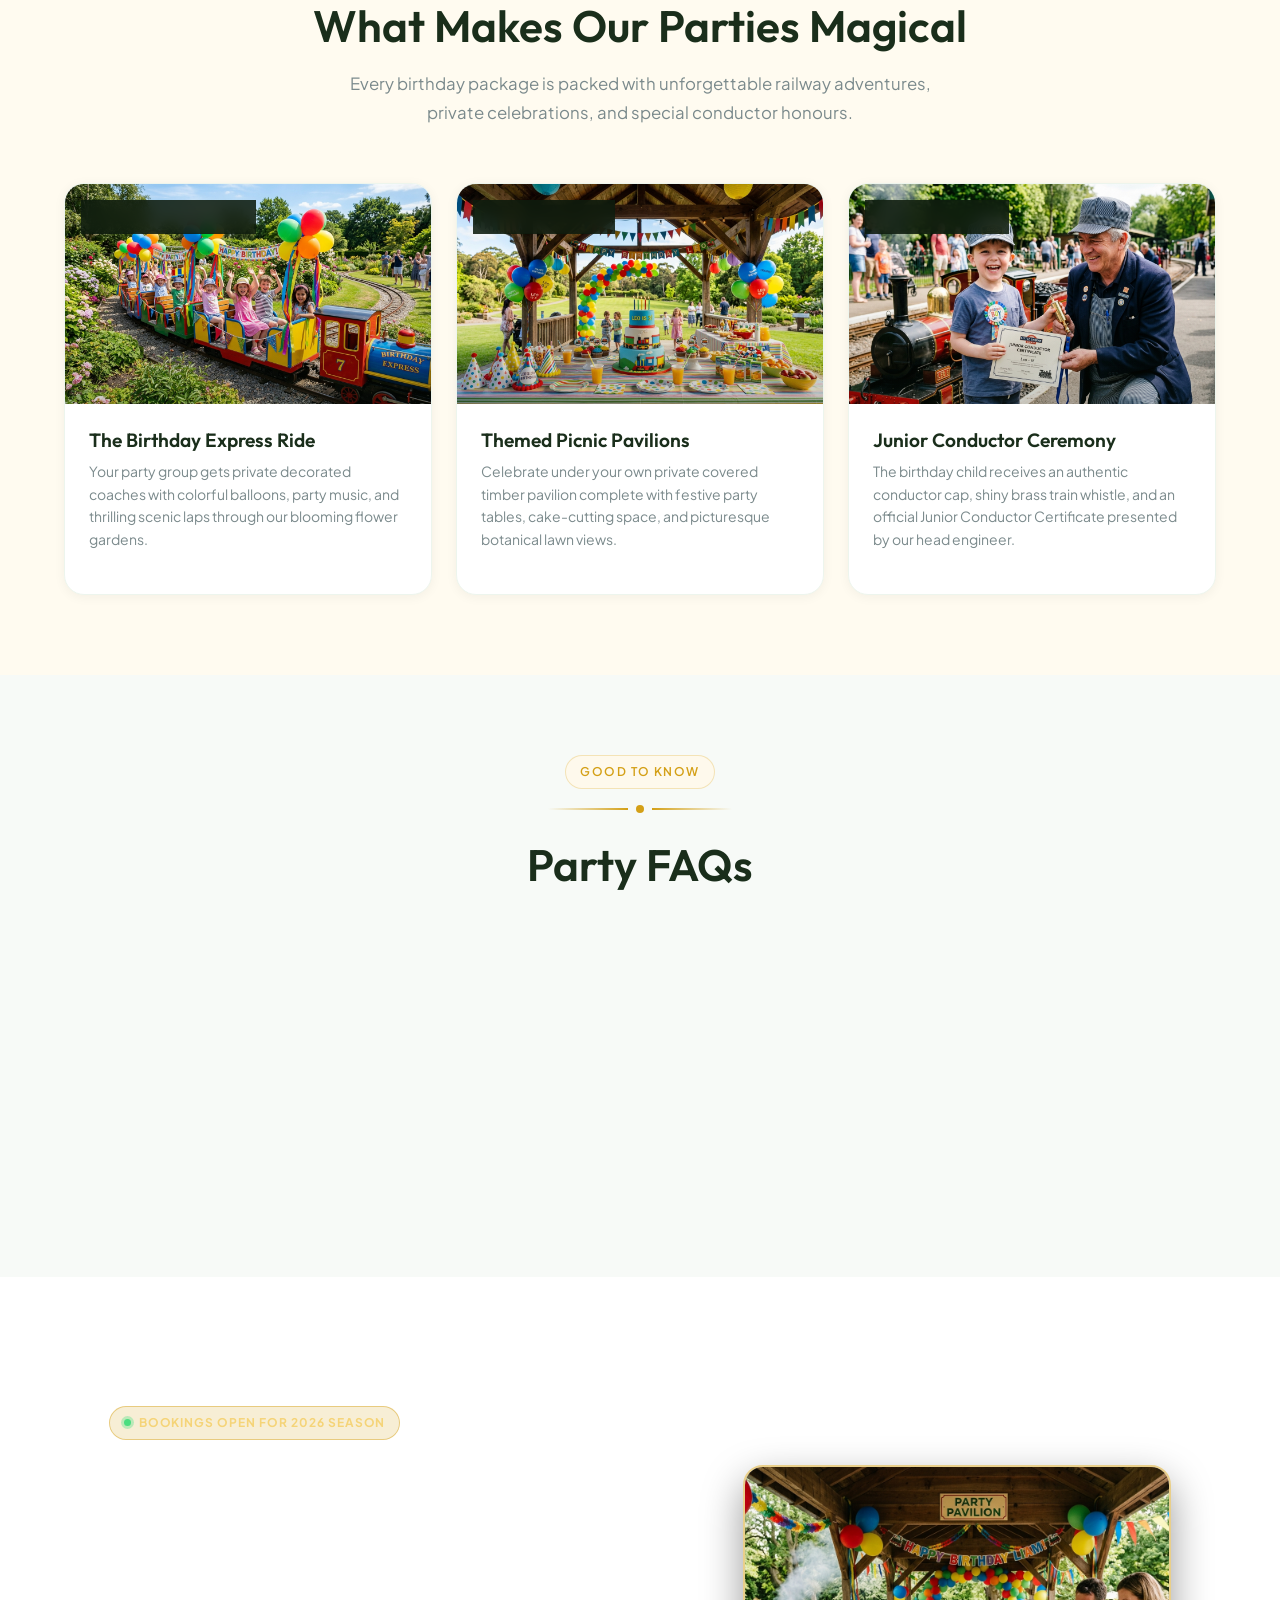
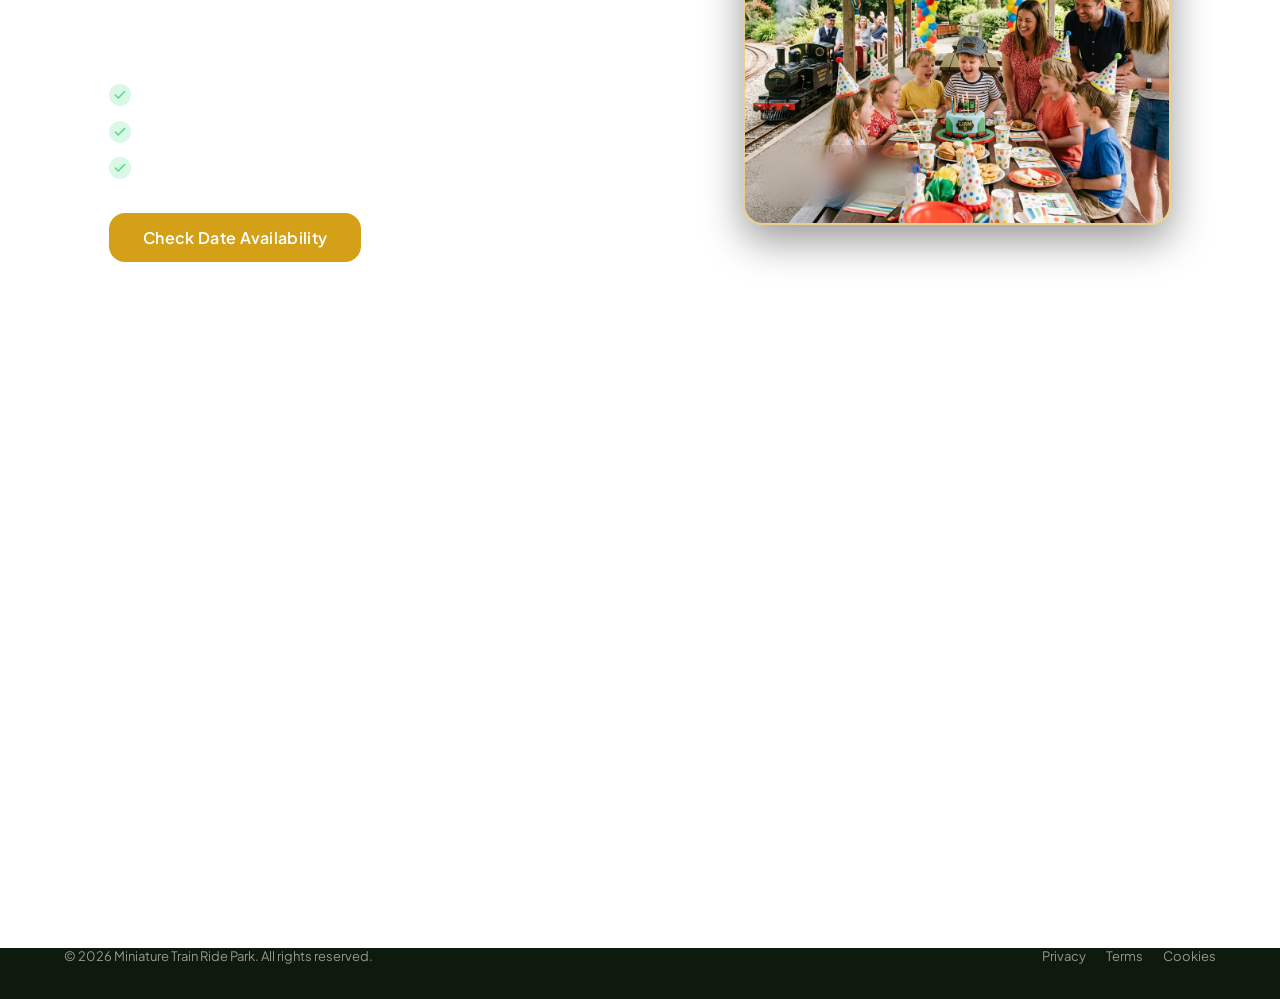
<file: birthday.html>
<!DOCTYPE html>
<html lang="en">
<head>
<meta charset="UTF-8">
<meta name="viewport" content="width=device-width,initial-scale=1">
<title>Birthday Parties — Miniature Train Ride Park</title>
<meta name="description" content="Make it a birthday to remember! Our party packages include private train rides, dedicated party areas, and personalised touches.">
<link rel="icon" href="favicon.svg" type="image/svg+xml">
  <link rel="stylesheet" href="https://cdnjs.cloudflare.com/ajax/libs/font-awesome/6.5.1/css/all.min.css">
  <link rel="stylesheet" href="style.css">
</head>
<body>
<div id="navbar-container"></div>
<section class="parties-hero" aria-label="Birthday parties header">
  <div class="container parties-hero-content">
    <div class="section-label" style="background:rgba(212,160,23,0.15);color:#F5D478;border-color:rgba(212,160,23,0.35)">Special Events</div>
    <h1>Birthday Parties</h1>
    <p>Turn any birthday into an unforgettable adventure on the rails!</p>
  </div>
</section>

<section class="section" aria-labelledby="partyPackagesHeading">
  <div class="container">
    <div class="section-header">
      <div class="section-label">Choose Your Package</div>
      <div class="track-divider"><div class="track-dot"></div></div>
      <h2 class="section-title" id="partyPackagesHeading">Party Packages</h2>
      <p class="section-desc">All packages include park entry, dedicated staff, and our unique miniature train birthday experience. Select the package that suits your group.</p>
    </div>
    <div class="party-packages-grid">
      <div class="party-card anim-fade-up delay-1">
        <div class="party-card-header">
          <div class="popular-badge badge-tier">Classic Choice</div>
          <h3 style="font-family:var(--font-heading);font-size:1.25rem;font-weight:600;color:var(--text-heading);margin-bottom:0.5rem">Little Explorer</h3>
          <div class="party-price">£149</div>
          <div class="party-price-note">Up to 10 children</div>
        </div>
        <div class="party-card-body">
          <ul class="party-features" aria-label="Little Explorer package features">
            <li class="party-feature-item"><span class="feat-icon"><i class="fa-solid fa-check"></i></span><span>2-hour party slot</span></li>
            <li class="party-feature-item"><span class="feat-icon"><i class="fa-solid fa-check"></i></span><span>2 train rides per child</span></li>
            <li class="party-feature-item"><span class="feat-icon"><i class="fa-solid fa-check"></i></span><span>Dedicated party area</span></li>
            <li class="party-feature-item"><span class="feat-icon"><i class="fa-solid fa-check"></i></span><span>Birthday banner &amp; decorations</span></li>
            <li class="party-feature-item"><span class="feat-icon"><i class="fa-solid fa-check"></i></span><span>Party host included</span></li>
            <li class="party-feature-item"><span class="feat-icon"><i class="fa-solid fa-check"></i></span><span>Souvenir train tickets for all</span></li>
            <li class="party-feature-item"><span class="feat-icon"><i class="fa-solid fa-check"></i></span><span>Junior Conductor certificate</span></li>
          </ul>
          <a href="contact.html" class="btn btn-outline w-full" id="explorerBookBtn">Book Now</a>
        </div>
      </div>
      <div class="party-card featured anim-fade-up delay-2">
        <div class="party-card-header">
          <div class="popular-badge">Most Popular</div>
          <h3 style="font-family:var(--font-heading);font-size:1.25rem;font-weight:600;margin-bottom:0.5rem">Station Master</h3>
          <div class="party-price">£249</div>
          <div class="party-price-note" style="color:rgba(255,255,255,0.7)">Up to 20 children</div>
        </div>
        <div class="party-card-body">
          <ul class="party-features" aria-label="Station Master package features">
            <li class="party-feature-item"><span class="feat-icon"><i class="fa-solid fa-check"></i></span><span>3-hour party slot</span></li>
            <li class="party-feature-item"><span class="feat-icon"><i class="fa-solid fa-check"></i></span><span>Unlimited train rides</span></li>
            <li class="party-feature-item"><span class="feat-icon"><i class="fa-solid fa-check"></i></span><span>Private party room</span></li>
            <li class="party-feature-item"><span class="feat-icon"><i class="fa-solid fa-check"></i></span><span>Full decorations &amp; tableware</span></li>
            <li class="party-feature-item"><span class="feat-icon"><i class="fa-solid fa-check"></i></span><span>Party host + assistant</span></li>
            <li class="party-feature-item"><span class="feat-icon"><i class="fa-solid fa-check"></i></span><span>Personalised birthday cake</span></li>
            <li class="party-feature-item"><span class="feat-icon"><i class="fa-solid fa-check"></i></span><span>Party bags for every child</span></li>
          </ul>
          <a href="contact.html" class="btn btn-secondary w-full" id="stationMasterBookBtn">Book Now</a>
        </div>
      </div>
      <div class="party-card anim-fade-up delay-3">
        <div class="party-card-header">
          <div class="popular-badge badge-tier">VIP Experience</div>
          <h3 style="font-family:var(--font-heading);font-size:1.25rem;font-weight:600;color:var(--text-heading);margin-bottom:0.5rem">Royal Express</h3>
          <div class="party-price">£399</div>
          <div class="party-price-note">Up to 35 children</div>
        </div>
        <div class="party-card-body">
          <ul class="party-features" aria-label="Royal Express package features">
            <li class="party-feature-item"><span class="feat-icon"><i class="fa-solid fa-check"></i></span><span>4-hour exclusive party</span></li>
            <li class="party-feature-item"><span class="feat-icon"><i class="fa-solid fa-check"></i></span><span>Private train hire</span></li>
            <li class="party-feature-item"><span class="feat-icon"><i class="fa-solid fa-check"></i></span><span>Premium private venue</span></li>
            <li class="party-feature-item"><span class="feat-icon"><i class="fa-solid fa-check"></i></span><span>Full catering included</span></li>
            <li class="party-feature-item"><span class="feat-icon"><i class="fa-solid fa-check"></i></span><span>Dedicated event manager</span></li>
            <li class="party-feature-item"><span class="feat-icon"><i class="fa-solid fa-check"></i></span><span>Professional photographer (1hr)</span></li>
            <li class="party-feature-item"><span class="feat-icon"><i class="fa-solid fa-check"></i></span><span>Personalised keepsakes</span></li>
          </ul>
          <a href="contact.html" class="btn btn-outline w-full" id="royalExpressBookBtn">Book Now</a>
        </div>
      </div>
    </div>
  </div>
</section>

<!-- PARTY HIGHLIGHTS (3-IMAGE SHOWCASE SECTION) -->
<section class="section section-warm" aria-labelledby="partyHighlightsHeading">
  <div class="container">
    <div class="section-header">
      <div class="section-label">Party Highlights</div>
      <div class="track-divider"><div class="track-dot"></div></div>
      <h2 class="section-title" id="partyHighlightsHeading">What Makes Our Parties Magical</h2>
      <p class="section-desc">Every birthday package is packed with unforgettable railway adventures, private celebrations, and special conductor honours.</p>
    </div>
    <div class="birthday-highlights-grid">
      <!-- Card 1 -->
      <article class="bday-feature-card anim-fade-up delay-1">
        <div class="bday-feature-img-wrap">
          <img src="assets/images/birthday_charter_train_1791509764806.jpg" alt="Children waving from decorated Birthday Express miniature train" class="bday-feature-img" loading="lazy">
          <span class="bday-feature-badge">Private Train Charter</span>
        </div>
        <div class="bday-feature-body">
          <h3 class="bday-feature-title">The Birthday Express Ride</h3>
          <p class="bday-feature-text">Your party group gets private decorated coaches with colorful balloons, party music, and thrilling scenic laps through our blooming flower gardens.</p>
        </div>
      </article>

      <!-- Card 2 -->
      <article class="bday-feature-card anim-fade-up delay-2">
        <div class="bday-feature-img-wrap">
          <img src="assets/images/birthday_pavilion_feast_1791509797799.jpg" alt="Decorated timber picnic pavilion with birthday cake table and party decor" class="bday-feature-img" loading="lazy">
          <span class="bday-feature-badge">Dedicated Venue</span>
        </div>
        <div class="bday-feature-body">
          <h3 class="bday-feature-title">Themed Picnic Pavilions</h3>
          <p class="bday-feature-text">Celebrate under your own private covered timber pavilion complete with festive party tables, cake-cutting space, and picturesque botanical lawn views.</p>
        </div>
      </article>

      <!-- Card 3 -->
      <article class="bday-feature-card anim-fade-up delay-3">
        <div class="bday-feature-img-wrap">
          <img src="assets/images/birthday_conductor_ceremony_1791509833663.jpg" alt="Birthday boy receiving Junior Conductor certificate and brass whistle from train driver" class="bday-feature-img" loading="lazy">
          <span class="bday-feature-badge">Special Honours</span>
        </div>
        <div class="bday-feature-body">
          <h3 class="bday-feature-title">Junior Conductor Ceremony</h3>
          <p class="bday-feature-text">The birthday child receives an authentic conductor cap, shiny brass train whistle, and an official Junior Conductor Certificate presented by our head engineer.</p>
        </div>
      </article>
    </div>
  </div>
</section>

<section class="section section-alt" aria-labelledby="partyFaqHeading">
  <div class="container">
    <div class="section-header">
      <div class="section-label">Good to Know</div>
      <div class="track-divider"><div class="track-dot"></div></div>
      <h2 class="section-title" id="partyFaqHeading">Party FAQs</h2>
    </div>
    <div class="grid-2" style="gap:1.25rem">
      <div class="contact-info-card">
        <div class="contact-icon-wrap"><svg xmlns="http://www.w3.org/2000/svg" width="20" height="20" viewBox="0 0 24 24" fill="none" stroke="currentColor" stroke-width="2" stroke-linecap="round" stroke-linejoin="round"><circle cx="12" cy="12" r="10"/><line x1="12" y1="8" x2="12" y2="12"/><line x1="12" y1="16" x2="12.01" y2="16"/></svg></div>
        <div><div class="contact-info-title">How far in advance should I book?</div><div class="contact-info-detail">We recommend booking at least 4 weeks ahead, especially for weekend slots which fill up quickly in peak season.</div></div>
      </div>
      <div class="contact-info-card">
        <div class="contact-icon-wrap"><svg xmlns="http://www.w3.org/2000/svg" width="20" height="20" viewBox="0 0 24 24" fill="none" stroke="currentColor" stroke-width="2" stroke-linecap="round" stroke-linejoin="round"><circle cx="12" cy="12" r="10"/><line x1="12" y1="8" x2="12" y2="12"/><line x1="12" y1="16" x2="12.01" y2="16"/></svg></div>
        <div><div class="contact-info-title">Can we bring our own food?</div><div class="contact-info-detail">Yes, you are welcome to bring party food and cake. Our Royal Express package also includes optional catering and services.</div></div>
      </div>
      <div class="contact-info-card">
        <div class="contact-icon-wrap"><svg xmlns="http://www.w3.org/2000/svg" width="20" height="20" viewBox="0 0 24 24" fill="none" stroke="currentColor" stroke-width="2" stroke-linecap="round" stroke-linejoin="round"><circle cx="12" cy="12" r="10"/><line x1="12" y1="8" x2="12" y2="12"/><line x1="12" y1="16" x2="12.01" y2="16"/></svg></div>
        <div><div class="contact-info-title">Are adults included in the pricing?</div><div class="contact-info-detail">Adult tickets are not included in party packages. Accompanying parents and carers pay standard entry fees at the gate.</div></div>
      </div>
      <div class="contact-info-card">
        <div class="contact-icon-wrap"><svg xmlns="http://www.w3.org/2000/svg" width="20" height="20" viewBox="0 0 24 24" fill="none" stroke="currentColor" stroke-width="2" stroke-linecap="round" stroke-linejoin="round"><circle cx="12" cy="12" r="10"/><line x1="12" y1="8" x2="12" y2="12"/><line x1="12" y1="16" x2="12.01" y2="16"/></svg></div>
        <div><div class="contact-info-title">What if the weather is bad?</div><div class="contact-info-detail">All party pavilions are covered. Trains run in light rain, with comfortable indoor options available for wet weather.</div></div>
      </div>
    </div>
  </div>
</section>

<!-- PARTY CTA SECTION WITH IMAGE -->
<section class="party-cta-section" aria-labelledby="partyCtaHeading">
  <div class="container">
    <div class="party-cta-card">
      <div class="party-cta-grid">
        <!-- Content Column -->
        <div class="party-cta-content anim-fade-up">
          <div class="party-cta-badge">
            <span class="party-badge-dot" aria-hidden="true"></span>
            Bookings Open for 2026 Season
          </div>
          <h2 class="party-cta-title" id="partyCtaHeading">Ready to Throw an Unforgettable Party?</h2>
          <p class="party-cta-desc">Weekend slots fill up quickly! Reach out to our dedicated party coordinator today to check date availability, customize your package, or reserve your private picnic pavilion.</p>
          
          <div class="party-cta-highlights">
            <div class="party-highlight-item">
              <span class="party-highlight-icon">
                <svg xmlns="http://www.w3.org/2000/svg" width="14" height="14" viewBox="0 0 24 24" fill="none" stroke="currentColor" stroke-width="2.5" stroke-linecap="round" stroke-linejoin="round"><polyline points="20 6 9 17 4 12"/></svg>
              </span>
              <span><strong>Unlimited Rides:</strong> All party guests ride the steam trains all day</span>
            </div>
            <div class="party-highlight-item">
              <span class="party-highlight-icon">
                <svg xmlns="http://www.w3.org/2000/svg" width="14" height="14" viewBox="0 0 24 24" fill="none" stroke="currentColor" stroke-width="2.5" stroke-linecap="round" stroke-linejoin="round"><polyline points="20 6 9 17 4 12"/></svg>
              </span>
              <span><strong>Dedicated Pavilion:</strong> Decorated private covered area for 2 hours</span>
            </div>
            <div class="party-highlight-item">
              <span class="party-highlight-icon">
                <svg xmlns="http://www.w3.org/2000/svg" width="14" height="14" viewBox="0 0 24 24" fill="none" stroke="currentColor" stroke-width="2.5" stroke-linecap="round" stroke-linejoin="round"><polyline points="20 6 9 17 4 12"/></svg>
              </span>
              <span><strong>Free Gift &amp; Hat:</strong> Authentic conductor cap for the birthday child</span>
            </div>
          </div>

          <div class="party-cta-actions">
            <a href="contact.html" class="btn btn-secondary btn-lg" id="partyCtaEnquireBtn">Check Date Availability</a>
            <a href="tel:01234567890" class="btn btn-outline-light btn-lg" id="partyCtaCallBtn">
              <svg xmlns="http://www.w3.org/2000/svg" width="18" height="18" viewBox="0 0 24 24" fill="none" stroke="currentColor" stroke-width="2" stroke-linecap="round" stroke-linejoin="round"><path d="M22 16.92v3a2 2 0 0 1-2.18 2 19.79 19.79 0 0 1-8.63-3.07 19.5 19.5 0 0 1-6-6 19.79 19.79 0 0 1-3.07-8.67A2 2 0 0 1 4.11 2h3a2 2 0 0 1 2 1.72 12.84 12.84 0 0 0 .7 2.81 2 2 0 0 1-.45 2.11L8.09 9.91a16 16 0 0 0 6 6l1.27-1.27a2 2 0 0 1 2.11-.45 12.84 12.84 0 0 0 2.81.7A2 2 0 0 1 22 16.92z"/></svg>
              Call Party Desk
            </a>
          </div>
        </div>

        <!-- Image Column -->
        <div class="party-cta-media anim-fade-up delay-2">
          <div class="party-img-wrapper">
            <img src="assets/images/birthday_party_pavilion_1791469225353.jpg" alt="Children and families celebrating a birthday party under the decorated park pavilion with birthday cake" class="party-cta-img" loading="lazy">
            <!-- Floating Overlay Badges -->
            <div class="party-floating-badge badge-bottom">
              <span class="badge-emoji"><i class="fa-solid fa-star"></i></span>
              <div>
                <div class="f-badge-title">5.0 Star Rated</div>
                <div class="f-badge-sub">Parent Approved</div>
              </div>
            </div>
          </div>
        </div>
      </div>
    </div>
  </div>
</section>

<div id="footer-container"></div>
<script src="components.js"></script>
<script>
document.addEventListener('DOMContentLoaded', () => {
  initComponents('birthday.html');
  initScrollAnimations();
  
});
</script>
</body>
</html>
</file>
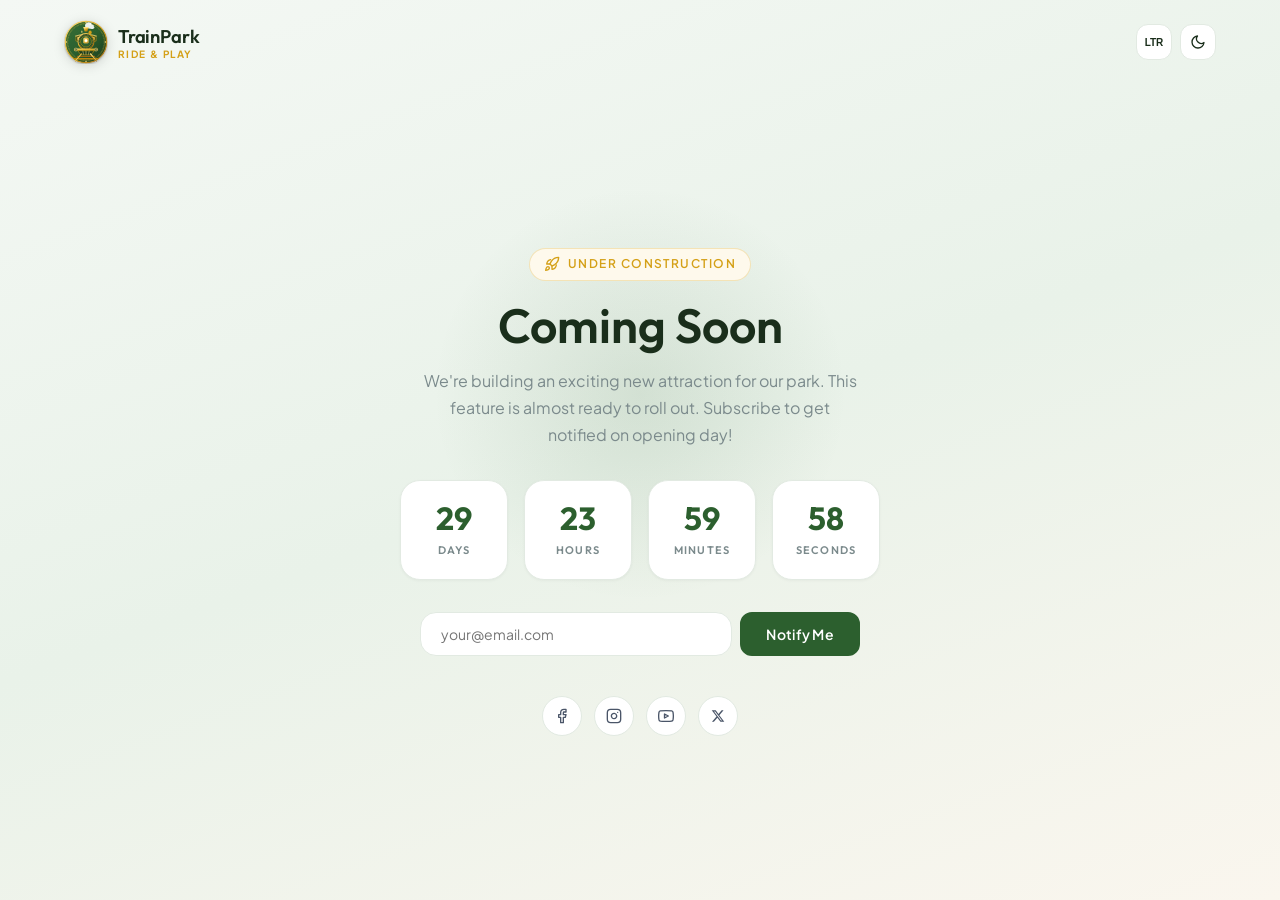
<file: coming-soon.html>
<!DOCTYPE html>
<html lang="en">
<head>
<meta charset="UTF-8">
<meta name="viewport" content="width=device-width,initial-scale=1">
<title>Coming Soon | TrainPark — Miniature Train Ride Park</title>
<meta name="description" content="A new attraction is arriving at Miniature Train Ride Park! Subscribe to get notified when we launch.">
<link rel="icon" href="favicon.svg" type="image/svg+xml">
  <link rel="stylesheet" href="https://cdnjs.cloudflare.com/ajax/libs/font-awesome/6.5.1/css/all.min.css">
  <link rel="stylesheet" href="style.css">
</head>
<body class="fullscreen-page">

<!-- Top Bar -->
<div class="auth-topbar">
  <a href="index.html" class="nav-logo" aria-label="Miniature Train Ride Park Home">
    <img src="logo.svg" alt="Train Park Logo" class="nav-logo-img">
    <div class="nav-logo-text">
      <span class="brand-top">TrainPark</span>
      <span class="brand-bottom">Ride &amp; Play</span>
    </div>
  </a>
  <div style="display:flex;gap:0.5rem;align-items:center;">
    <button onclick="toggleDir()" class="auth-toggle-btn" title="Toggle Direction" aria-label="Toggle text direction">
      <span class="dir-label" style="font-size:0.625rem;font-weight:700;">LTR</span>
    </button>
    <button class="auth-toggle-btn auth-theme-toggle" id="darkToggle" title="Toggle Theme" aria-label="Toggle dark mode">
      <svg id="iconSun" class="icon-sun" xmlns="http://www.w3.org/2000/svg" width="16" height="16" viewBox="0 0 24 24" fill="none" stroke="currentColor" stroke-width="2" stroke-linecap="round" stroke-linejoin="round" style="display:none"><circle cx="12" cy="12" r="4"/><path d="M12 2v2M12 20v2M4.93 4.93l1.41 1.41M17.66 17.66l1.41 1.41M2 12h2M20 12h2M4.93 19.07l1.41-1.41M17.66 6.34l1.41-1.41"/></svg>
      <svg id="iconMoon" class="icon-moon" xmlns="http://www.w3.org/2000/svg" width="16" height="16" viewBox="0 0 24 24" fill="none" stroke="currentColor" stroke-width="2" stroke-linecap="round" stroke-linejoin="round"><path d="M21 12.79A9 9 0 1 1 11.21 3 7 7 0 0 0 21 12.79z"/></svg>
    </button>
  </div>
</div>

<!-- Content -->
<div class="fullscreen-content">
  <div style="position:relative;max-width:540px;width:100%;margin:0 auto;">
    <!-- Decorative glow -->
    <div style="position:absolute;top:30%;left:50%;transform:translate(-50%,-50%);width:min(450px,90vw);height:min(450px,90vw);background:radial-gradient(circle,rgba(44,95,46,0.12),transparent 65%);border-radius:50%;pointer-events:none;"></div>

    <div style="position:relative;z-index:2;">
      <div class="section-label" style="justify-content:center;margin-bottom:1rem;">
        <svg xmlns="http://www.w3.org/2000/svg" width="16" height="16" viewBox="0 0 24 24" fill="none" stroke="currentColor" stroke-width="2" stroke-linecap="round" stroke-linejoin="round"><path d="M4.5 16.5c-1.5 1.26-2 5-2 5s3.74-.5 5-2c.71-.84.7-2.13-.09-2.91a2.18 2.18 0 0 0-2.91-.09z"/><path d="M12 15l-3-3a22 22 0 0 1 2-3.95A12.88 12.88 0 0 1 22 2c0 2.72-.78 7.5-6 11a22.35 22.35 0 0 1-4 2z"/><path d="M9 12H4s.55-3.03 2-4.5C7.5 6 10 5.5 10 5.5"/><path d="M12 15v5s3.03-.55 4.5-2c1.5-1.5 2-4.5 2-4.5"/></svg>
        Under Construction
      </div>
      <h1 class="coming-title">Coming Soon</h1>
      <p class="coming-desc">
        We're building an exciting new attraction for our park. This feature is almost ready to roll out. Subscribe to get notified on opening day!
      </p>

      <!-- Countdown -->
      <div class="countdown-grid" id="countdown" aria-label="Countdown timer">
        <div class="countdown-item">
          <div class="countdown-value" id="cd-days">28</div>
          <div class="countdown-label">Days</div>
        </div>
        <div class="countdown-item">
          <div class="countdown-value" id="cd-hours">14</div>
          <div class="countdown-label">Hours</div>
        </div>
        <div class="countdown-item">
          <div class="countdown-value" id="cd-mins">36</div>
          <div class="countdown-label">Minutes</div>
        </div>
        <div class="countdown-item">
          <div class="countdown-value" id="cd-secs">52</div>
          <div class="countdown-label">Seconds</div>
        </div>
      </div>

      <!-- Subscribe Form -->
      <form class="subscribe-form" id="comingSoonForm" onsubmit="event.preventDefault(); alert('Subscribed! We will notify you when this attraction opens.'); this.reset();">
        <input type="email" placeholder="your@email.com" aria-label="Email address" required>
        <button type="submit" class="btn btn-primary">Notify Me</button>
      </form>

      <!-- Socials -->
      <div class="coming-socials">
        <a href="#" class="coming-social-link" aria-label="Facebook">
          <svg xmlns="http://www.w3.org/2000/svg" width="16" height="16" viewBox="0 0 24 24" fill="none" stroke="currentColor" stroke-width="2" stroke-linecap="round" stroke-linejoin="round"><path d="M18 2h-3a5 5 0 0 0-5 5v3H7v4h3v8h4v-8h3l1-4h-4V7a1 1 0 0 1 1-1h3z"/></svg>
        </a>
        <a href="#" class="coming-social-link" aria-label="Instagram">
          <svg xmlns="http://www.w3.org/2000/svg" width="16" height="16" viewBox="0 0 24 24" fill="none" stroke="currentColor" stroke-width="2" stroke-linecap="round" stroke-linejoin="round"><rect x="2" y="2" width="20" height="20" rx="5" ry="5"/><path d="M16 11.37A4 4 0 1 1 12.63 8 4 4 0 0 1 16 11.37z"/><line x1="17.5" y1="6.5" x2="17.51" y2="6.5"/></svg>
        </a>
        <a href="#" class="coming-social-link" aria-label="YouTube">
          <svg xmlns="http://www.w3.org/2000/svg" width="16" height="16" viewBox="0 0 24 24" fill="none" stroke="currentColor" stroke-width="2" stroke-linecap="round" stroke-linejoin="round"><path d="M22.54 6.42a2.78 2.78 0 0 0-1.95-1.96C18.88 4 12 4 12 4s-6.88 0-8.59.46a2.78 2.78 0 0 0-1.95 1.96A29 29 0 0 0 1 12a29 29 0 0 0 .46 5.58A2.78 2.78 0 0 0 3.41 19.6C5.12 20 12 20 12 20s6.88 0 8.59-.46a2.78 2.78 0 0 0 1.95-1.95A29 29 0 0 0 23 12a29 29 0 0 0-.46-5.58z"/><polygon points="9.75 15.02 15.5 12 9.75 8.98 9.75 15.02"/></svg>
        </a>
        <a href="#" class="coming-social-link" aria-label="X">
          <svg xmlns="http://www.w3.org/2000/svg" width="14" height="14" viewBox="0 0 24 24" fill="currentColor"><path d="M18.244 2.25h3.308l-7.227 8.26 8.502 11.24H16.17l-5.214-6.817L4.99 21.75H1.68l7.73-8.835L1.254 2.25H8.08l4.713 6.231zm-1.161 17.52h1.833L7.084 4.126H5.117z"/></svg>
        </a>
      </div>
    </div>
  </div>
</div>

<script src="components.js"></script>
<script>
document.addEventListener('DOMContentLoaded', () => {
  initAuthPage();

  // 30-day live countdown timer
  const targetDate = new Date();
  targetDate.setDate(targetDate.getDate() + 30);

  function updateCountdown() {
    const now = new Date();
    const diff = targetDate - now;
    if (diff <= 0) return;

    const days = Math.floor(diff / (1000 * 60 * 60 * 24));
    const hours = Math.floor((diff % (1000 * 60 * 60 * 24)) / (1000 * 60 * 60));
    const mins = Math.floor((diff % (1000 * 60 * 60)) / (1000 * 60));
    const secs = Math.floor((diff % (1000 * 60)) / 1000);

    const set = (id, val) => {
      const el = document.getElementById(id);
      if (el) el.textContent = String(val).padStart(2, '0');
    };
    set('cd-days', days);
    set('cd-hours', hours);
    set('cd-mins', mins);
    set('cd-secs', secs);
  }

  updateCountdown();
  setInterval(updateCountdown, 1000);
});
</script>
</body>
</html>
</file>
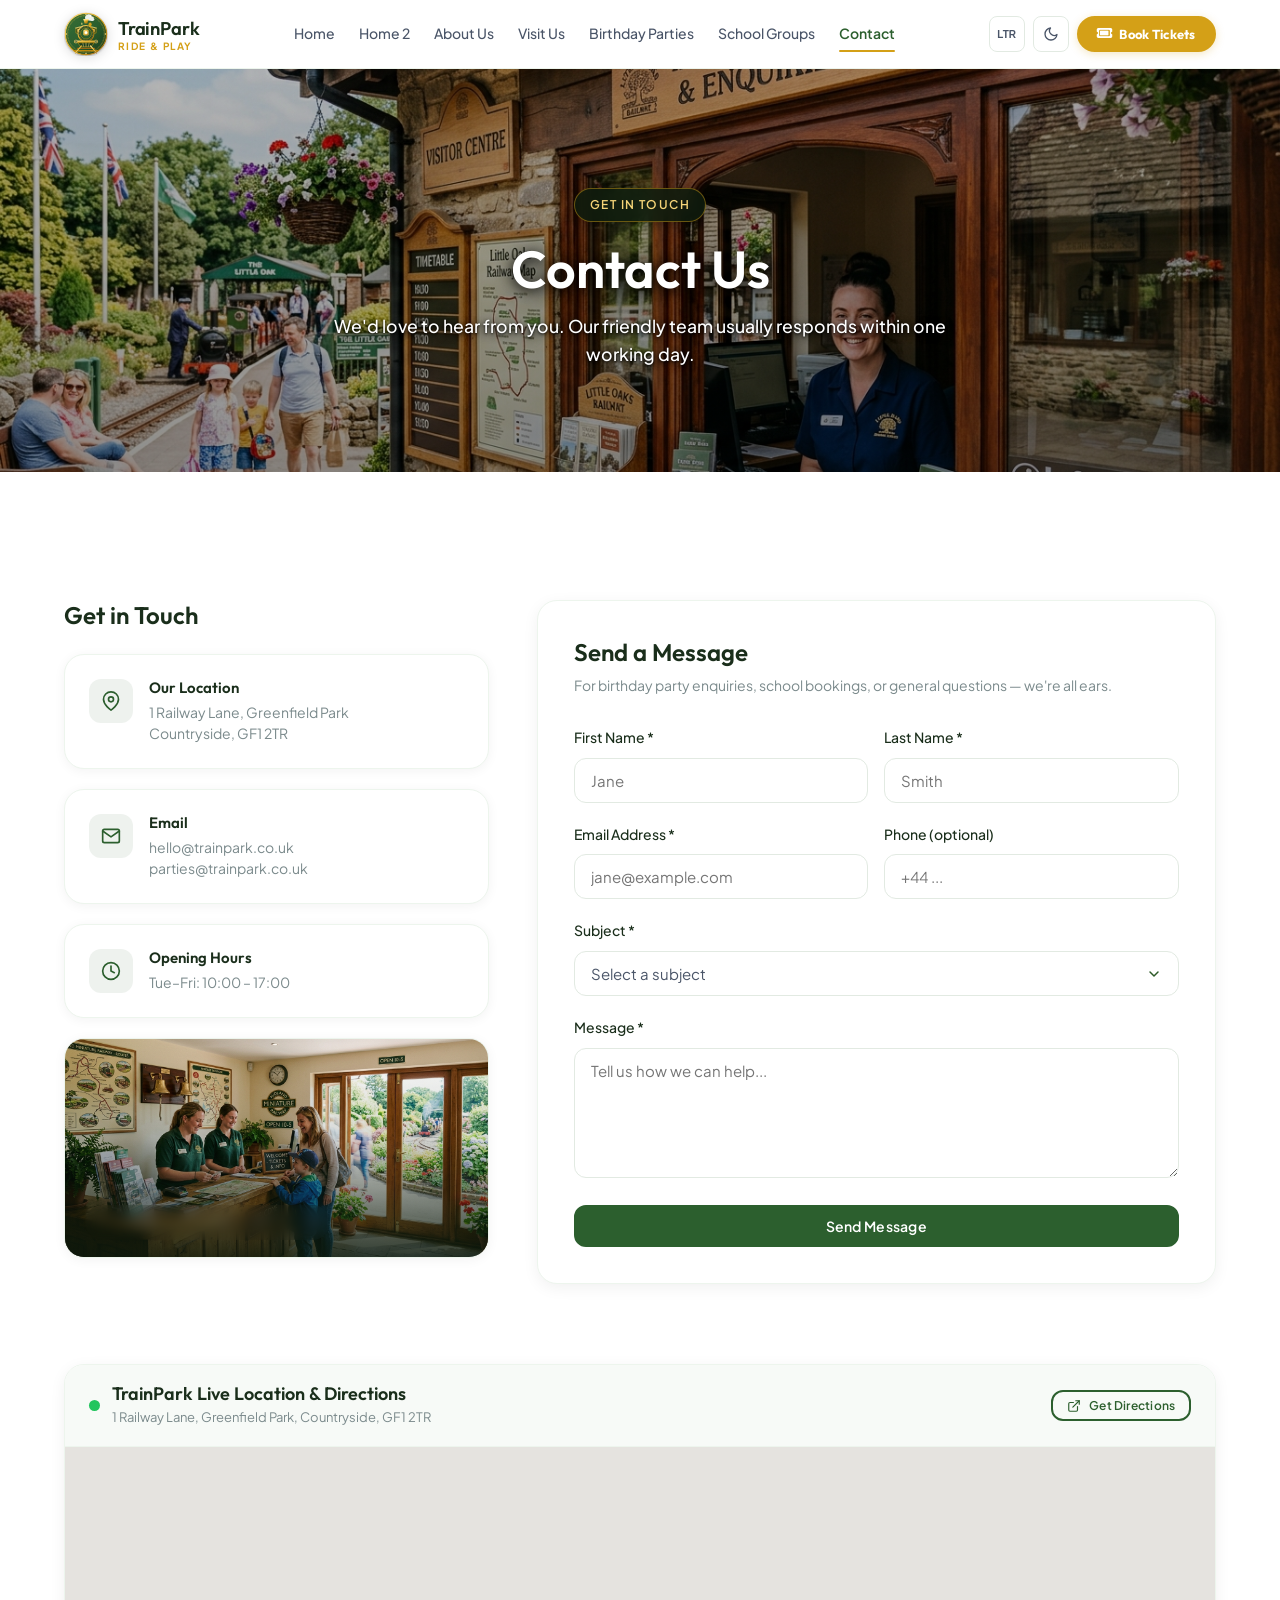
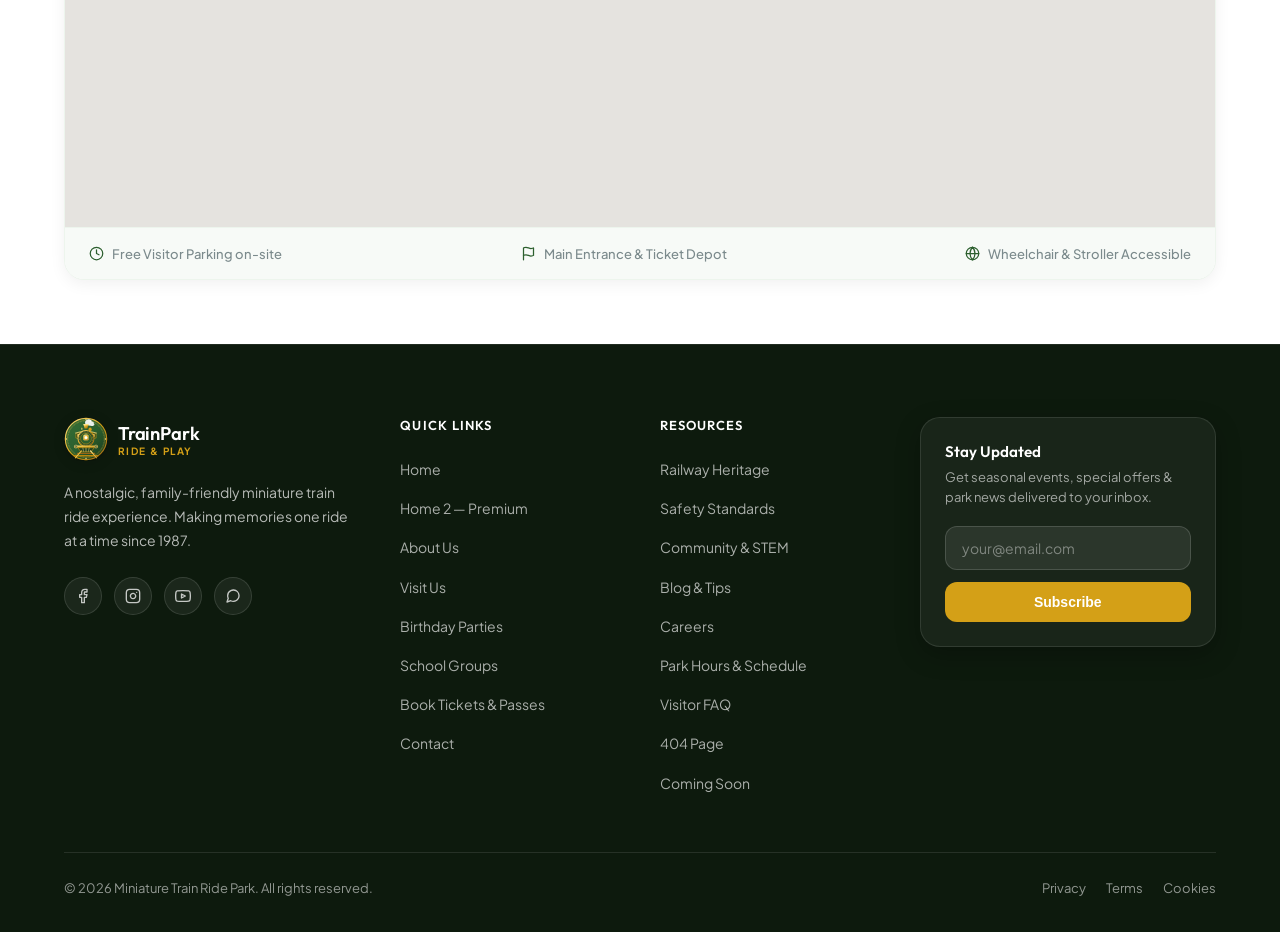
<file: contact.html>
<!DOCTYPE html>
<html lang="en">
<head>
<meta charset="UTF-8">
<meta name="viewport" content="width=device-width,initial-scale=1">
<title>Contact Us — Miniature Train Ride Park</title>
<meta name="description" content="Get in touch with the Miniature Train Ride Park team. General enquiries, party bookings, school groups, and feedback welcome.">
<link rel="icon" href="favicon.svg" type="image/svg+xml">
  <link rel="stylesheet" href="https://cdnjs.cloudflare.com/ajax/libs/font-awesome/6.5.1/css/all.min.css">
  <link rel="stylesheet" href="style.css">
</head>
<body>
<div id="navbar-container"></div>
<section class="contact-hero" aria-label="Contact page header">
  <div class="container contact-hero-content">
    <div class="section-label" style="background:rgba(212,160,23,0.15);color:#F5D478;border-color:rgba(212,160,23,0.35)">Get in Touch</div>
    <h1>Contact Us</h1>
    <p>We'd love to hear from you. Our friendly team usually responds within one working day.</p>
  </div>
</section>

<section class="section" aria-labelledby="contactFormHeading">
  <div class="container">
    <div class="contact-layout">
      <div>
        <h2 class="section-title" id="contactFormHeading" style="font-size:1.5rem;margin-bottom:1.5rem">Get in Touch</h2>
        <div class="contact-info-stack">
          <div class="contact-info-card">
            <div class="contact-icon-wrap"><svg xmlns="http://www.w3.org/2000/svg" width="20" height="20" viewBox="0 0 24 24" fill="none" stroke="currentColor" stroke-width="2" stroke-linecap="round" stroke-linejoin="round"><path d="M21 10c0 7-9 13-9 13s-9-6-9-13a9 9 0 0 1 18 0z"/><circle cx="12" cy="10" r="3"/></svg></div>
            <div>
              <div class="contact-info-title">Our Location</div>
              <div class="contact-info-detail">1 Railway Lane, Greenfield Park<br>Countryside, GF1 2TR</div>
            </div>
          </div>
          <div class="contact-info-card">
            <div class="contact-icon-wrap"><svg xmlns="http://www.w3.org/2000/svg" width="20" height="20" viewBox="0 0 24 24" fill="none" stroke="currentColor" stroke-width="2" stroke-linecap="round" stroke-linejoin="round"><path d="M4 4h16c1.1 0 2 .9 2 2v12c0 1.1-.9 2-2 2H4c-1.1 0-2-.9-2-2V6c0-1.1.9-2 2-2z"/><polyline points="22,6 12,13 2,6"/></svg></div>
            <div>
              <div class="contact-info-title">Email</div>
              <div class="contact-info-detail"><a href="mailto:hello@trainpark.co.uk">hello@trainpark.co.uk</a><br><a href="mailto:parties@trainpark.co.uk">parties@trainpark.co.uk</a></div>
            </div>
          </div>
          <div class="contact-info-card">
            <div class="contact-icon-wrap"><svg xmlns="http://www.w3.org/2000/svg" width="20" height="20" viewBox="0 0 24 24" fill="none" stroke="currentColor" stroke-width="2" stroke-linecap="round" stroke-linejoin="round"><circle cx="12" cy="12" r="10"/><polyline points="12 6 12 12 16 14"/></svg></div>
            <div>
              <div class="contact-info-title">Opening Hours</div>
              <div class="contact-info-detail">Tue–Fri: 10:00 – 17:00</div>
            </div>
          </div>
          <div class="contact-feature-img-card">
            <img src="assets/images/contact_welcome_center_1791509191905.jpg" alt="TrainPark Main Station and Welcome Center reception desk" class="contact-feature-img" loading="lazy">
            <div class="contact-feature-overlay">
              <span class="contact-feature-badge">
                <svg xmlns="http://www.w3.org/2000/svg" width="12" height="12" viewBox="0 0 24 24" fill="none" stroke="currentColor" stroke-width="2.5" stroke-linecap="round" stroke-linejoin="round"><path d="M20 10c0 6-8 12-8 12s-8-6-8-12a8 8 0 0 1 16 0Z"/><circle cx="12" cy="10" r="3"/></svg>
                Main Station &amp; Welcome Center
              </span>
            </div>
          </div>
        </div>
      </div>
      <div class="form-card">
        <h3 class="form-title">Send a Message</h3>
        <p class="form-subtitle">For birthday party enquiries, school bookings, or general questions — we're all ears.</p>
        <form id="contactMainForm" data-validate novalidate>
          <div class="form-row">
            <div class="form-group" style="margin-bottom:0">
              <label class="form-label" for="contactFirst">First Name *</label>
              <input type="text" id="contactFirst" class="form-input" placeholder="Jane" required>
            </div>
            <div class="form-group" style="margin-bottom:0">
              <label class="form-label" for="contactLast">Last Name *</label>
              <input type="text" id="contactLast" class="form-input" placeholder="Smith" required>
            </div>
          </div>
          <div class="form-row">
            <div class="form-group" style="margin-bottom:0">
              <label class="form-label" for="contactEmail">Email Address *</label>
              <input type="email" id="contactEmail" class="form-input" placeholder="jane@example.com" required>
            </div>
            <div class="form-group" style="margin-bottom:0">
              <label class="form-label" for="contactPhone">Phone (optional)</label>
              <input type="tel" id="contactPhone" class="form-input" placeholder="+44 ...">
            </div>
          </div>
          <div class="form-group">
            <label class="form-label" for="contactSubject">Subject *</label>
            <select id="contactSubject" class="form-select" required>
              <option value="">Select a subject</option>
              <option>General Enquiry</option>
              <option>Birthday Party Booking</option>
              <option>School Group Booking</option>
              <option>Accessibility Requirements</option>
              <option>Feedback / Compliment</option>
              <option>Other</option>
            </select>
          </div>
          <div class="form-group">
            <label class="form-label" for="contactMessage">Message *</label>
            <textarea id="contactMessage" class="form-textarea" placeholder="Tell us how we can help..." required></textarea>
          </div>
          <button type="submit" class="btn btn-primary w-full" id="contactSubmitBtn">Send Message</button>
        </form>
      </div>
    </div>
  </div>
</section>

<!-- Live Interactive Map Section -->
<section class="section-sm" style="padding-top:0;" aria-label="Interactive Map Location">
  <div class="container">
    <div class="live-map-card">
      <div class="live-map-header">
        <div style="display:flex;align-items:center;gap:0.75rem;">
          <div class="live-map-pulse-dot" title="Live Park Location Active"></div>
          <div>
            <h3 style="font-size:1.125rem;font-weight:600;margin:0;color:var(--text-heading);font-family:var(--font-heading);">TrainPark Live Location &amp; Directions</h3>
            <p style="font-size:0.8125rem;color:var(--text-muted);margin:0;">1 Railway Lane, Greenfield Park, Countryside, GF1 2TR</p>
          </div>
        </div>
        <div style="display:flex;gap:0.5rem;align-items:center;">
          <a href="https://maps.google.com/?q=52.48,-1.89" target="_blank" rel="noopener noreferrer" class="btn btn-outline btn-sm" style="font-size:0.75rem;padding:0.4rem 0.85rem;">
            <svg xmlns="http://www.w3.org/2000/svg" width="14" height="14" viewBox="0 0 24 24" fill="none" stroke="currentColor" stroke-width="2" stroke-linecap="round" stroke-linejoin="round"><path d="M18 13v6a2 2 0 0 1-2 2H5a2 2 0 0 1-2-2V8a2 2 0 0 1 2-2h6"/><polyline points="15 3 21 3 21 9"/><line x1="10" y1="14" x2="21" y2="3"/></svg>
            Get Directions
          </a>
        </div>
      </div>
      <div class="live-map-container">
        <iframe 
          title="TrainPark Live Location Map"
          src="https://www.openstreetmap.org/export/embed.html?bbox=-1.925%2C52.465%2C-1.855%2C52.495&amp;layer=mapnik&amp;marker=52.4800%2C-1.8900" 
          width="100%" 
          height="380" 
          style="border:0;display:block;width:100%;height:380px;" 
          loading="lazy"
          allowfullscreen>
        </iframe>
      </div>
      <div class="live-map-footer">
        <div class="live-map-info-pill">
          <svg xmlns="http://www.w3.org/2000/svg" width="15" height="15" viewBox="0 0 24 24" fill="none" stroke="currentColor" stroke-width="2" stroke-linecap="round" stroke-linejoin="round"><circle cx="12" cy="12" r="10"/><polyline points="12 6 12 12 16 14"/></svg>
          <span>Free Visitor Parking on-site</span>
        </div>
        <div class="live-map-info-pill">
          <svg xmlns="http://www.w3.org/2000/svg" width="15" height="15" viewBox="0 0 24 24" fill="none" stroke="currentColor" stroke-width="2" stroke-linecap="round" stroke-linejoin="round"><path d="M4 15s1-1 4-1 5 2 8 2 4-1 4-1V3s-1 1-4 1-5-2-8-2-4 1-4 1z"/><line x1="4" y1="22" x2="4" y2="15"/></svg>
          <span>Main Entrance &amp; Ticket Depot</span>
        </div>
        <div class="live-map-info-pill">
          <svg xmlns="http://www.w3.org/2000/svg" width="15" height="15" viewBox="0 0 24 24" fill="none" stroke="currentColor" stroke-width="2" stroke-linecap="round" stroke-linejoin="round"><circle cx="12" cy="12" r="10"/><path d="M12 2a14.5 14.5 0 0 0 0 20 14.5 14.5 0 0 0 0-20"/><path d="M2 12h20"/></svg>
          <span>Wheelchair &amp; Stroller Accessible</span>
        </div>
      </div>
    </div>
  </div>
</section>

<div id="footer-container"></div>
<script src="components.js"></script>
<script>
document.addEventListener('DOMContentLoaded', () => {
  initComponents('contact.html');
  initScrollAnimations();
  
});
</script>
</body>
</html>
</file>
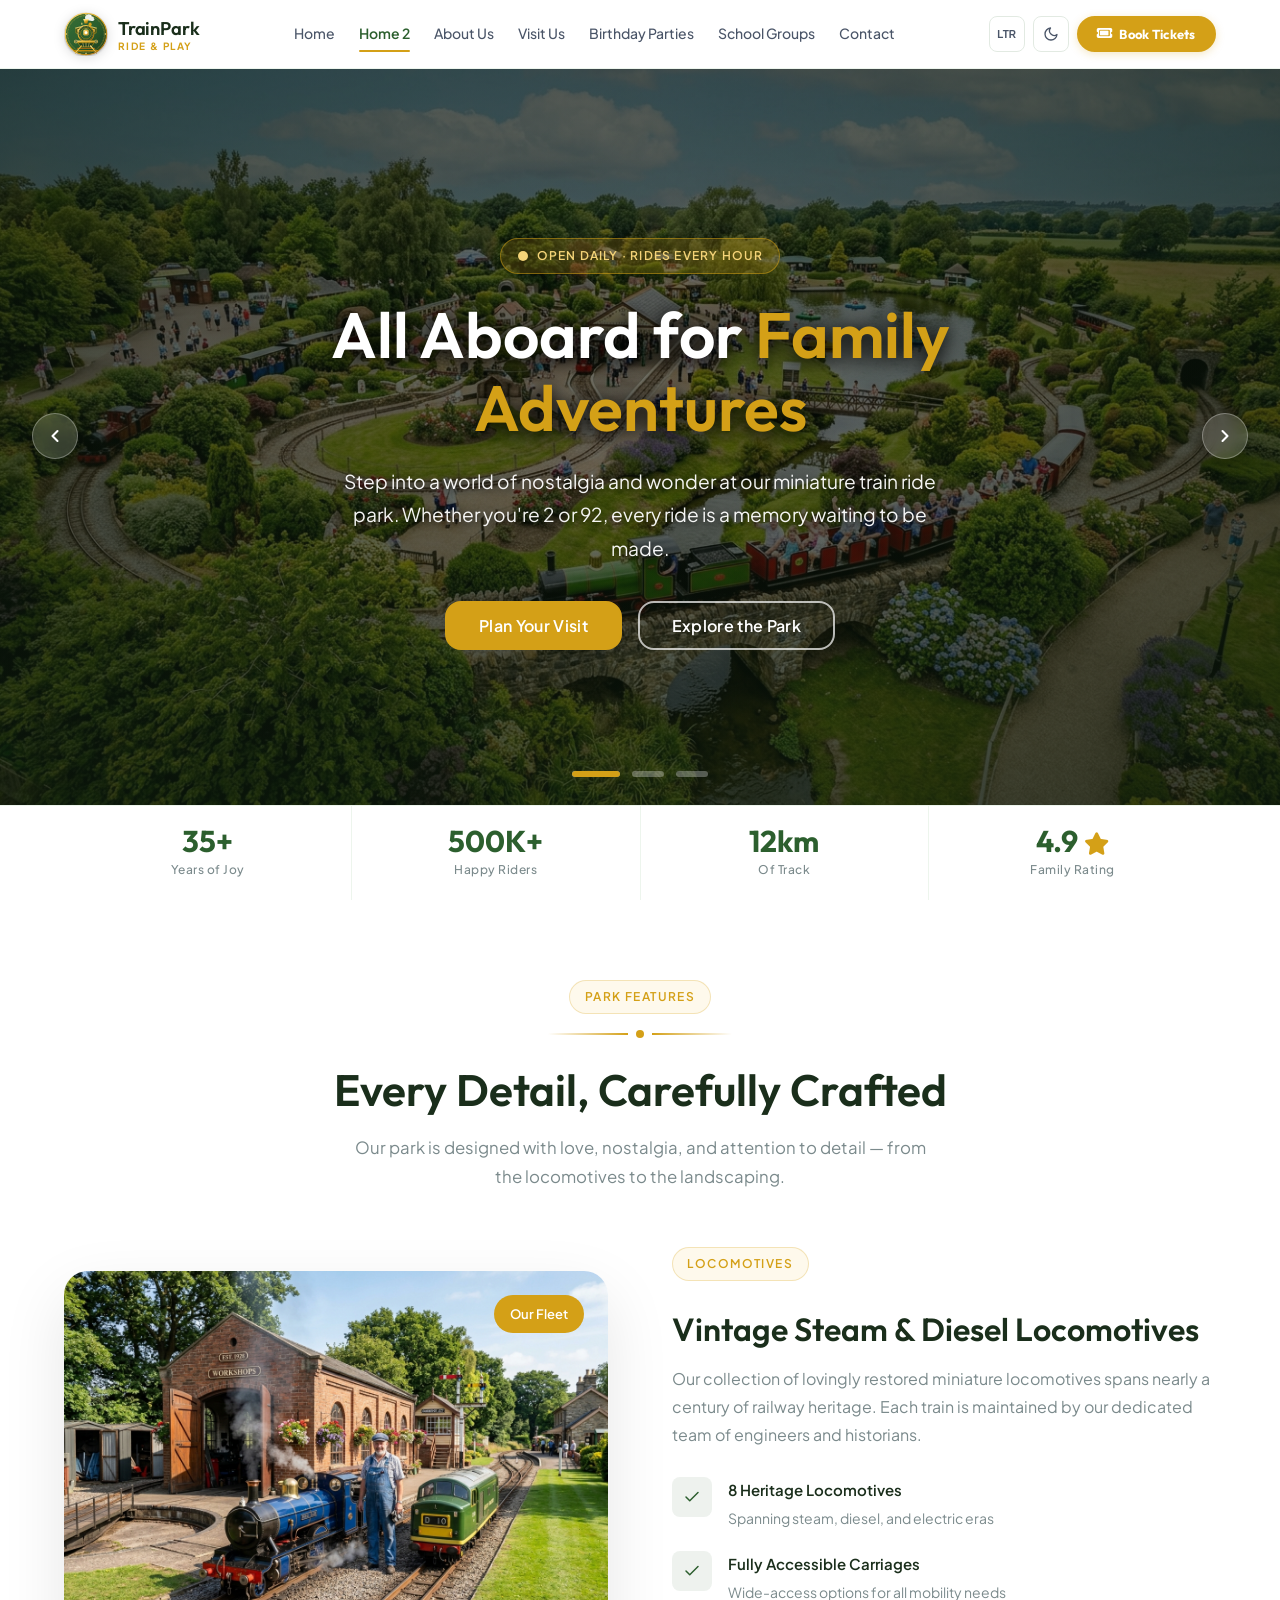
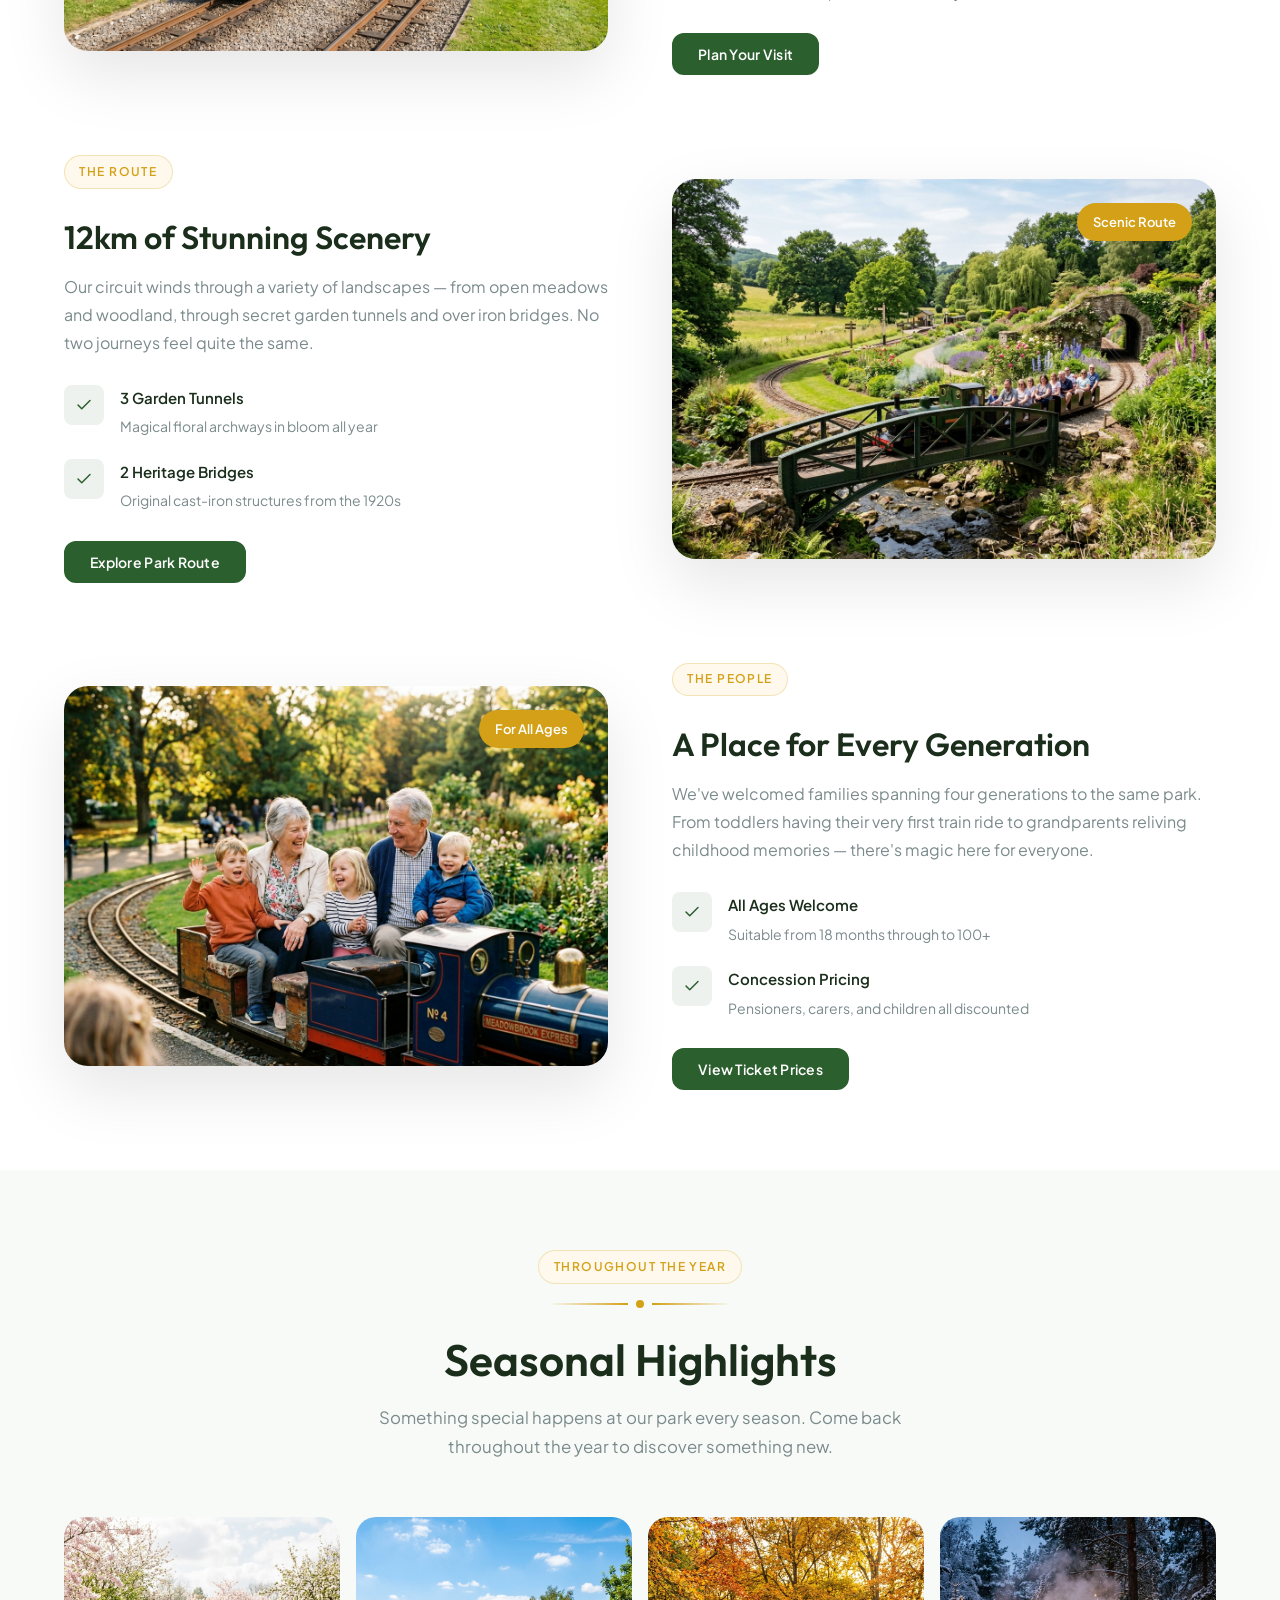
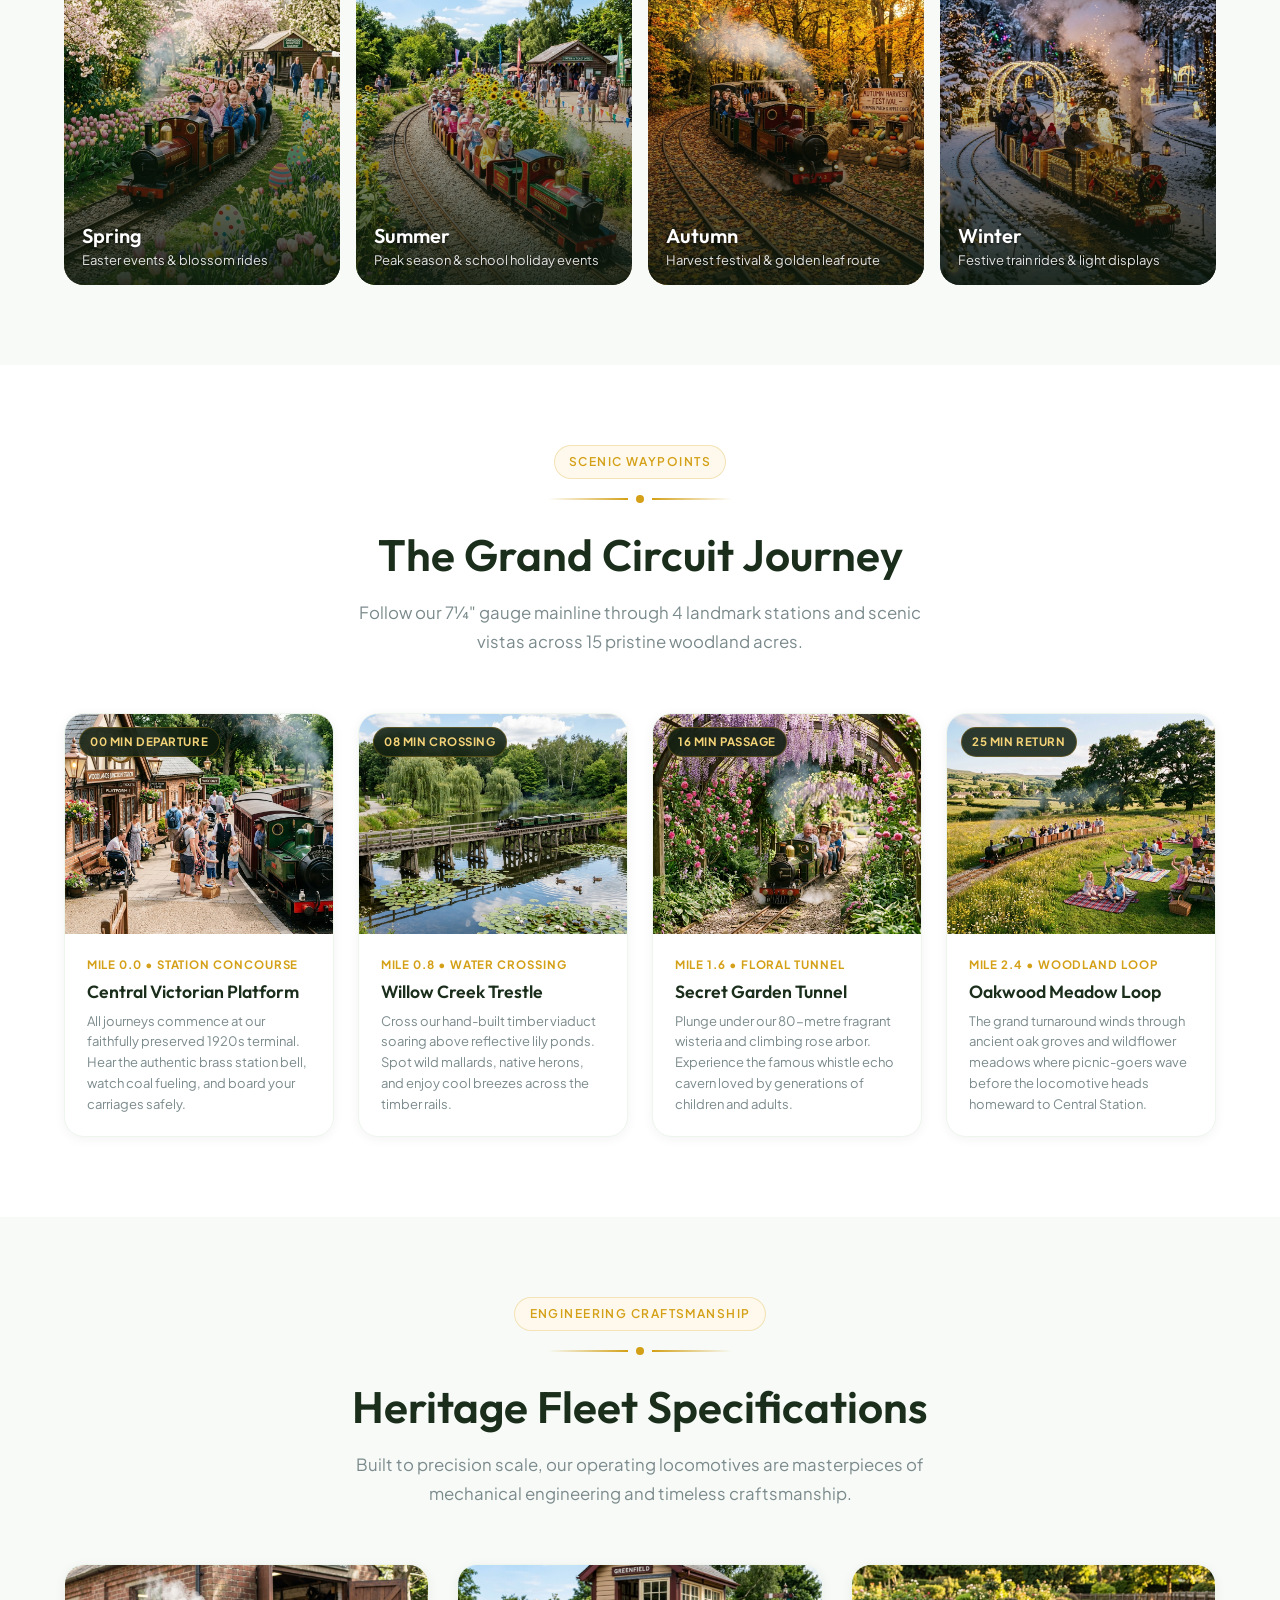
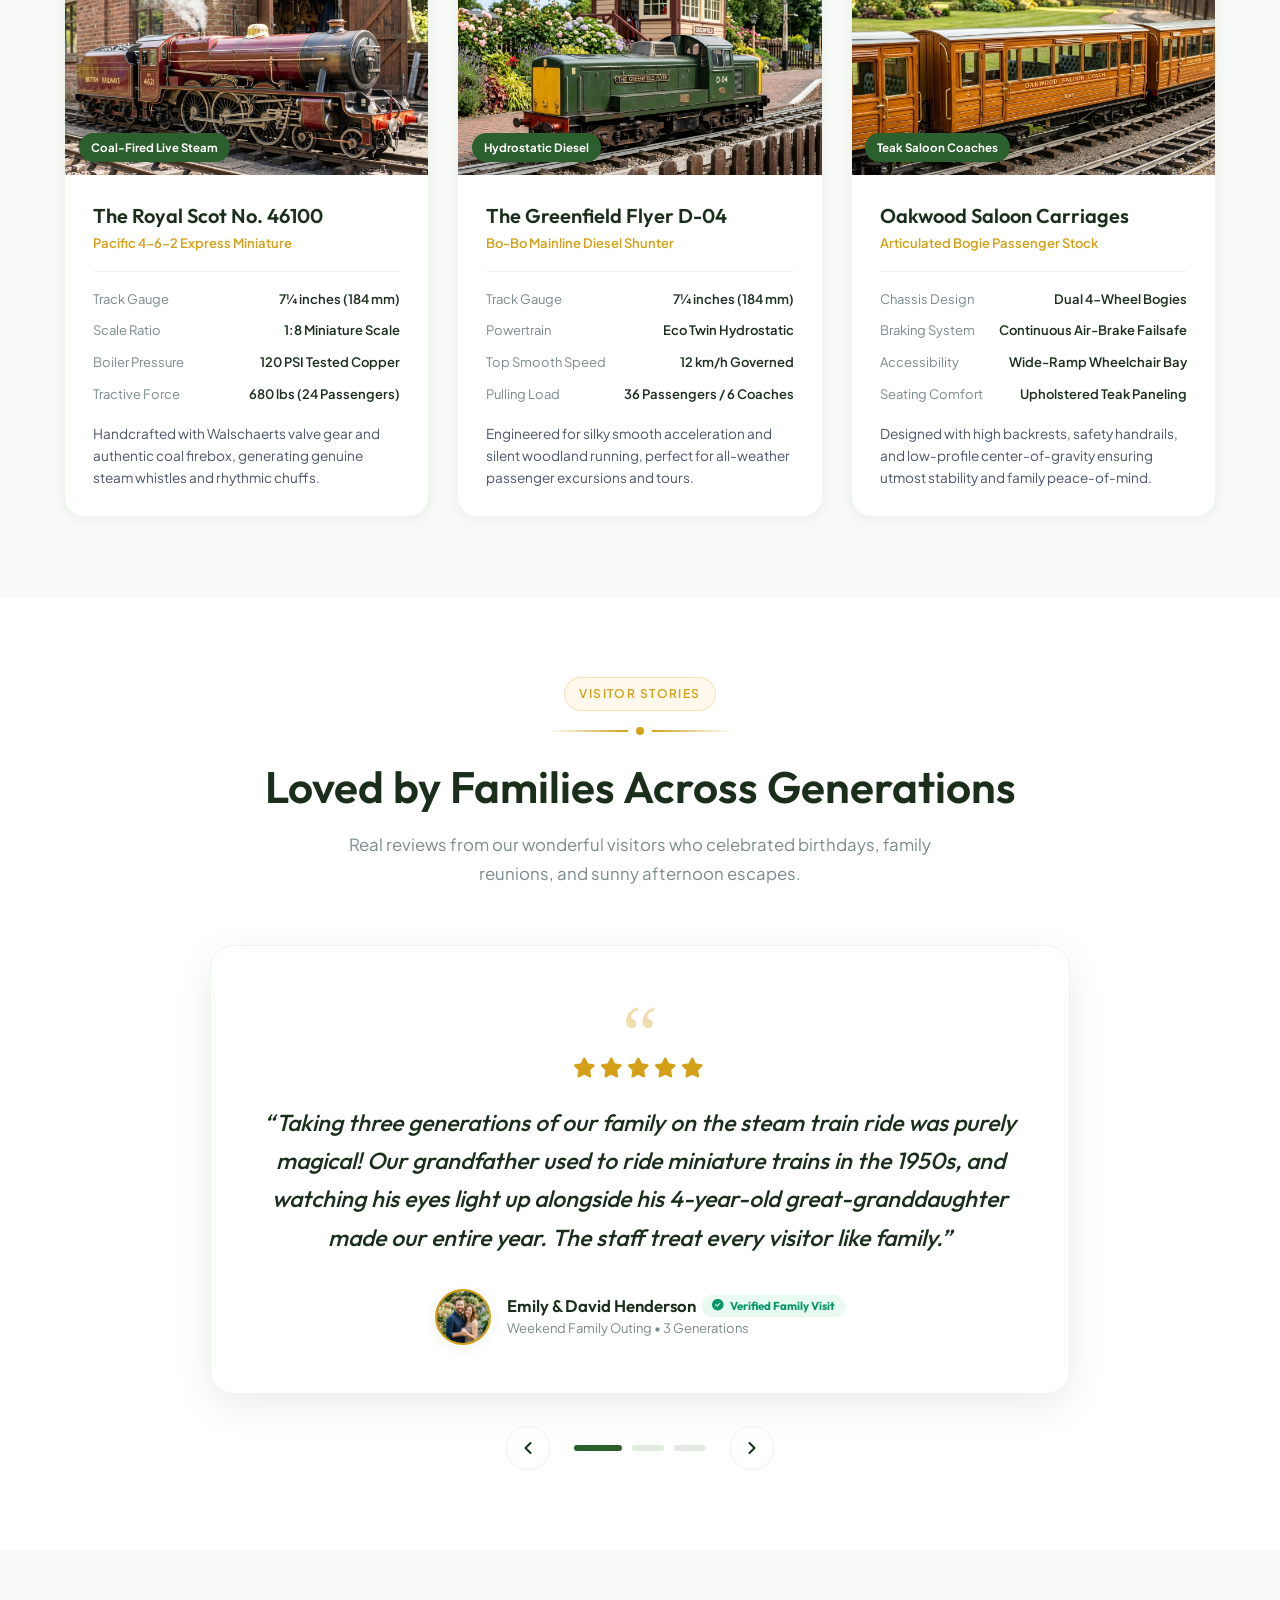
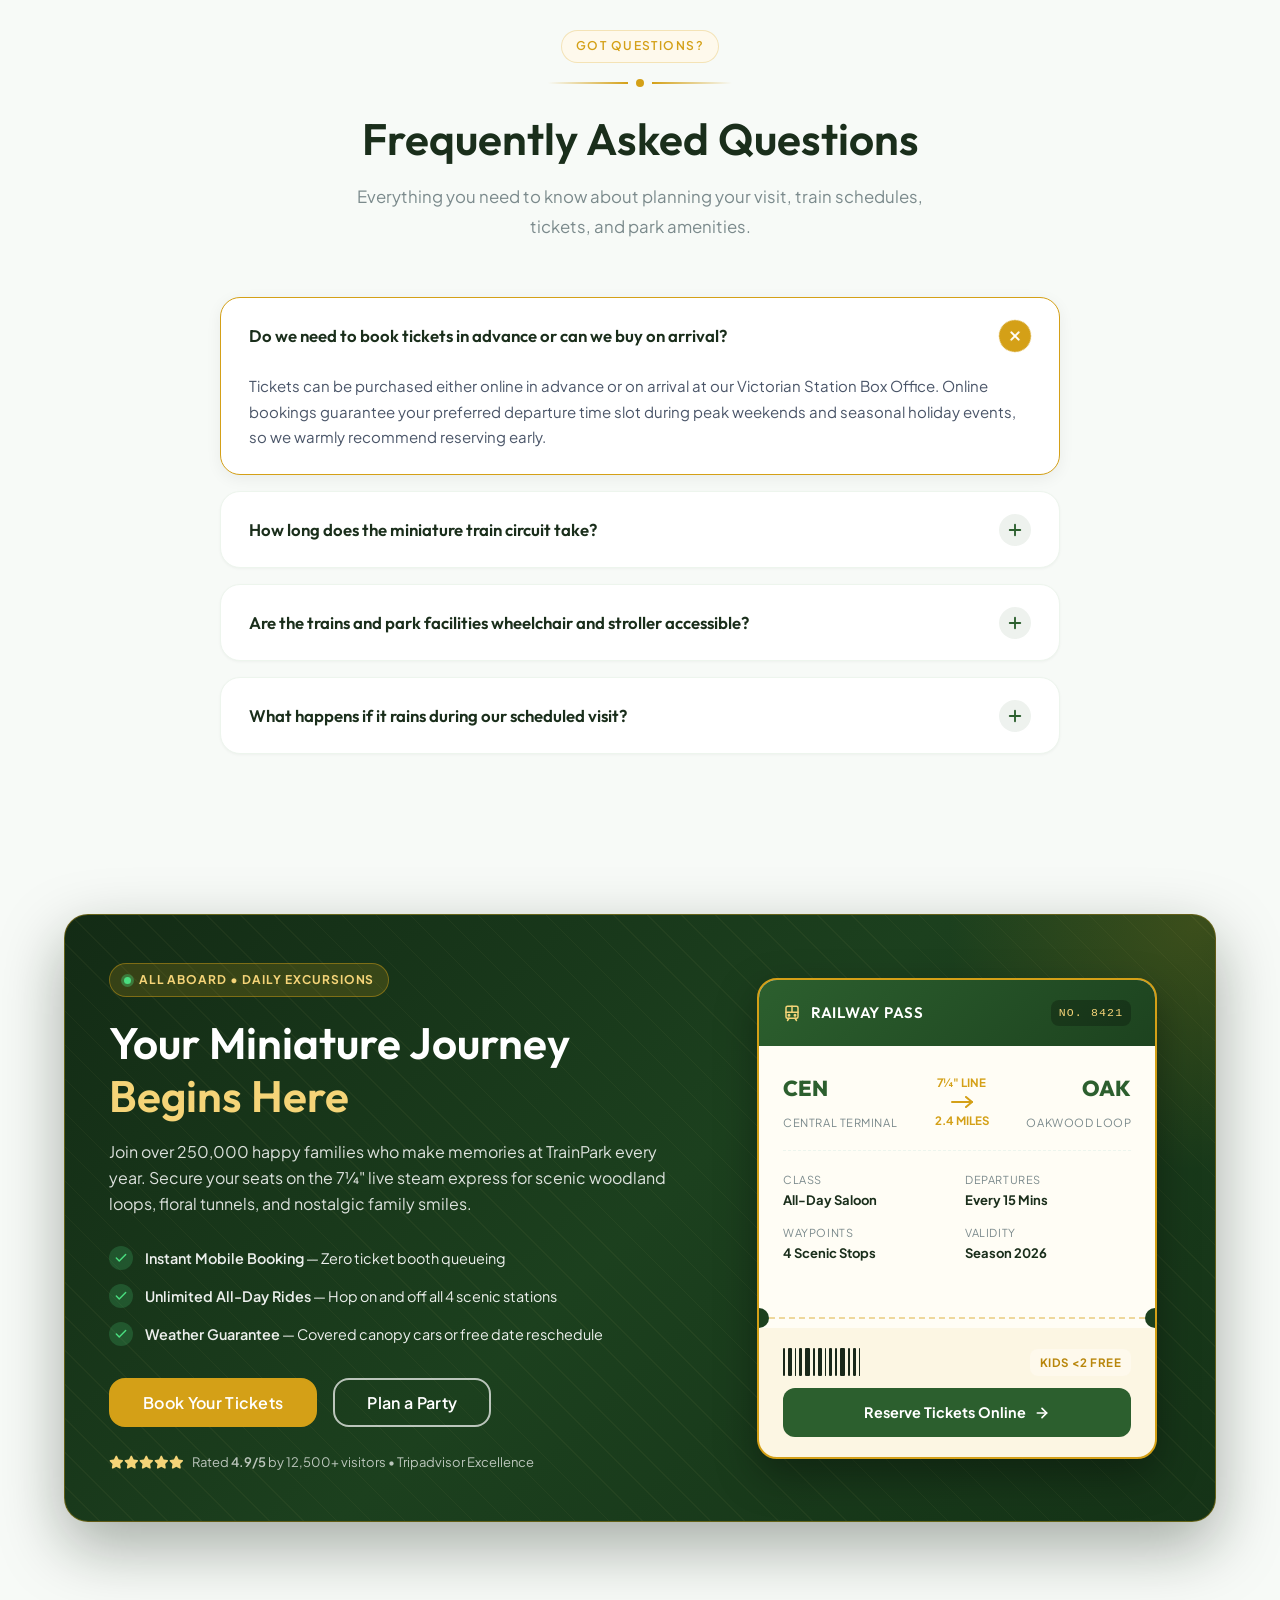
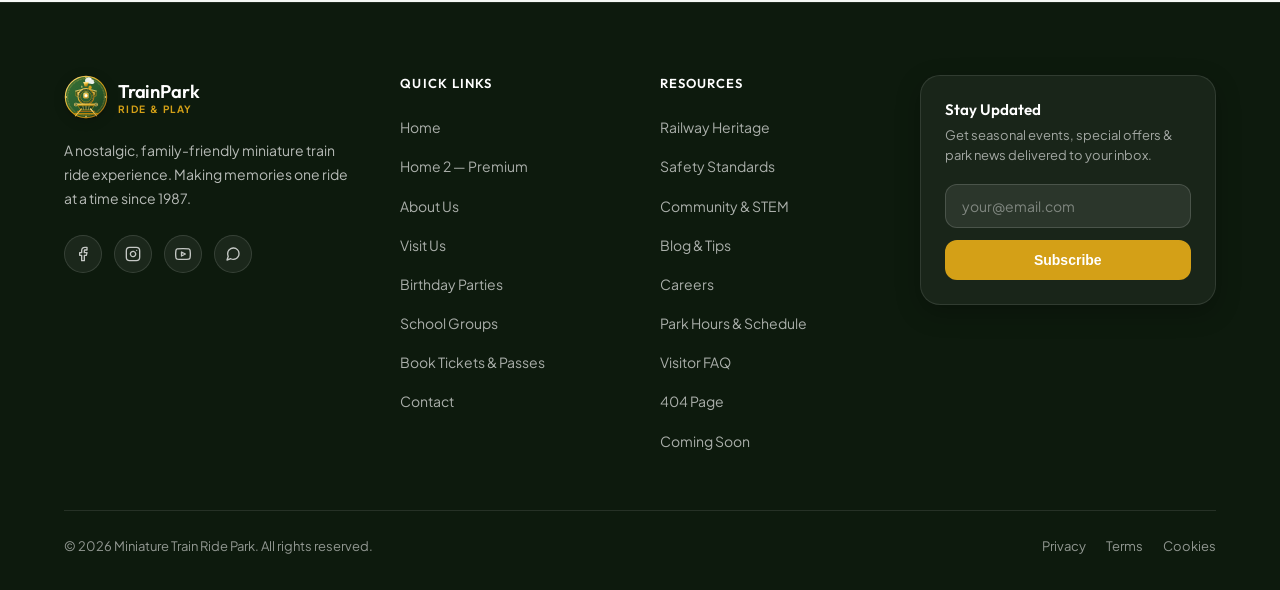
<file: home2.html>
<!DOCTYPE html>
<html lang="en">
<head>
<meta charset="UTF-8">
<meta name="viewport" content="width=device-width,initial-scale=1">
<title>Home 2 — Miniature Train Ride Park</title>
<meta name="description" content="Discover everything the Miniature Train Ride Park has to offer: steam trains, garden routes, seasonal events, and more.">
<link rel="icon" href="favicon.svg" type="image/svg+xml">
  <link rel="stylesheet" href="https://cdnjs.cloudflare.com/ajax/libs/font-awesome/6.5.1/css/all.min.css">
  <link rel="stylesheet" href="style.css">
</head>
<body>
<div id="navbar-container"></div>

<!-- HERO -->
<section class="hero" aria-label="Hero Carousel" id="heroCarousel">
  <!-- Slides Wrapper -->
  <div class="hero-slides">
    <!-- Slide 1 -->
    <div class="hero-slide active" data-slide="0">
      <div class="hero-bg" style="background-image:url('assets/images/hero_main_1791302589255.jpg');" role="img" aria-label="Miniature train ride in lush green park"></div>
      <div class="hero-overlay"></div>
      <div class="container">
        <div class="hero-content">
          <div class="hero-badge">
            <svg xmlns="http://www.w3.org/2000/svg" width="12" height="12" viewBox="0 0 24 24" fill="currentColor"><circle cx="12" cy="12" r="10"/></svg>
            Open Daily · Rides Every Hour
          </div>
          <h1 class="hero-title">All Aboard for <span>Family Adventures</span></h1>
          <p class="hero-desc">Step into a world of nostalgia and wonder at our miniature train ride park. Whether you're 2 or 92, every ride is a memory waiting to be made.</p>
          <div class="hero-actions">
            <a href="visit.html" class="btn btn-secondary btn-lg" id="heroPlanVisitBtn">Plan Your Visit</a>
            <a href="#featuresHeading" class="btn btn-outline-light btn-lg" id="heroExploreBtn">Explore the Park</a>
          </div>
        </div>
      </div>
    </div>

    <!-- Slide 2 -->
    <div class="hero-slide" data-slide="1">
      <div class="hero-bg" style="background-image:url('assets/images/home2_hero_vintage_locomotives.jpg');" role="img" aria-label="Scenic landscape of miniature railway park"></div>
      <div class="hero-overlay"></div>
      <div class="container">
        <div class="hero-content">
          <div class="hero-badge">
            <svg xmlns="http://www.w3.org/2000/svg" width="12" height="12" viewBox="0 0 24 24" fill="currentColor"><circle cx="12" cy="12" r="10"/></svg>
            Heritage Fleet · 12km Scenic Route
          </div>
          <h2 class="hero-title">Experience Authentic <span>Vintage Locomotives</span></h2>
          <p class="hero-desc">Journey through handcrafted bridges, flower-lined tunnels, and open countryside on Britain's most cherished miniature steam railway.</p>
          <div class="hero-actions">
            <a href="tickets.html" class="btn btn-secondary btn-lg">Book Train Tickets</a>
            <a href="#featuresHeading" class="btn btn-outline-light btn-lg">Discover Our Fleet</a>
          </div>
        </div>
      </div>
    </div>

    <!-- Slide 3 -->
    <div class="hero-slide" data-slide="2">
      <div class="hero-bg" style="background-image:url('assets/images/birthday_party_train_1791302629663.jpg');" role="img" aria-label="Children and families celebrating birthday at train park"></div>
      <div class="hero-overlay"></div>
      <div class="container">
        <div class="hero-content">
          <div class="hero-badge">
            <svg xmlns="http://www.w3.org/2000/svg" width="12" height="12" viewBox="0 0 24 24" fill="currentColor"><circle cx="12" cy="12" r="10"/></svg>
            Party Packages · Unforgettable Celebrations
          </div>
          <h2 class="hero-title">Celebrate Special <span>Moments Together</span></h2>
          <p class="hero-desc">Private carriage hire, reserved picnic lawns, and magical train celebrations for birthdays, family reunions, and school adventures.</p>
          <div class="hero-actions">
            <a href="birthday.html" class="btn btn-secondary btn-lg">Birthday Packages</a>
            <a href="school.html" class="btn btn-outline-light btn-lg">School &amp; Groups</a>
          </div>
        </div>
      </div>
    </div>

    <!-- Carousel Navigation Controls -->
    <div class="hero-nav-arrows">
      <button class="hero-nav-arrow prev" id="heroPrevBtn" aria-label="Previous Slide">
        <svg xmlns="http://www.w3.org/2000/svg" width="20" height="20" viewBox="0 0 24 24" fill="none" stroke="currentColor" stroke-width="2.5" stroke-linecap="round" stroke-linejoin="round"><polyline points="15 18 9 12 15 6"/></svg>
      </button>
      <button class="hero-nav-arrow next" id="heroNextBtn" aria-label="Next Slide">
        <svg xmlns="http://www.w3.org/2000/svg" width="20" height="20" viewBox="0 0 24 24" fill="none" stroke="currentColor" stroke-width="2.5" stroke-linecap="round" stroke-linejoin="round"><polyline points="9 18 15 12 9 6"/></svg>
      </button>
    </div>

    <!-- Carousel Progress Dots -->
    <div class="hero-dots" role="tablist" aria-label="Carousel Slides">
      <button class="hero-dot active" data-index="0" aria-label="Slide 1" role="tab" aria-selected="true"><span class="dot-progress"></span></button>
      <button class="hero-dot" data-index="1" aria-label="Slide 2" role="tab" aria-selected="false"><span class="dot-progress"></span></button>
      <button class="hero-dot" data-index="2" aria-label="Slide 3" role="tab" aria-selected="false"><span class="dot-progress"></span></button>
    </div>
  </div>
  <div class="hero-stats-bar" role="complementary" aria-label="Park statistics">
    <div class="hero-stats-inner">
      <div class="stat-item"><div class="stat-num">35+</div><div class="stat-label">Years of Joy</div></div>
      <div class="stat-item"><div class="stat-num">500K+</div><div class="stat-label">Happy Riders</div></div>
      <div class="stat-item"><div class="stat-num">12km</div><div class="stat-label">Of Track</div></div>
      <div class="stat-item"><div class="stat-num">4.9 <i class="fa-solid fa-star" style="font-size:0.75em;color:var(--secondary);"></i></div><div class="stat-label">Family Rating</div></div>
    </div>
  </div>
</section>

<!-- ZIGZAG FEATURES -->
<section class="zigzag-section" aria-labelledby="featuresHeading">
  <div class="container">
    <div class="section-header">
      <div class="section-label">Park Features</div>
      <div class="track-divider"><div class="track-dot"></div></div>
      <h2 class="section-title" id="featuresHeading">Every Detail, Carefully Crafted</h2>
      <p class="section-desc">Our park is designed with love, nostalgia, and attention to detail — from the locomotives to the landscaping.</p>
    </div>

    <div class="zigzag-row">
      <div class="zigzag-img-wrap">
        <img src="assets/images/h2_zigzag_vintage_locomotives_1791480712228.jpg" alt="Restored vintage miniature steam and diesel locomotives outside the engineering workshops" class="zigzag-img" loading="lazy">
        <span class="zigzag-badge">Our Fleet</span>
      </div>
      <div>
        <div class="section-label">Locomotives</div>
        <h3 style="font-family:var(--font-heading);font-size:clamp(1.5rem,3vw,2rem);font-weight:600;color:var(--text-heading);margin:0.75rem 0 1rem;">Vintage Steam &amp; Diesel Locomotives</h3>
        <p style="color:var(--text-muted);margin-bottom:1.5rem;">Our collection of lovingly restored miniature locomotives spans nearly a century of railway heritage. Each train is maintained by our dedicated team of engineers and historians.</p>
        <div class="zigzag-features">
          <div class="zigzag-feature">
            <div class="zf-icon"><svg xmlns="http://www.w3.org/2000/svg" width="18" height="18" viewBox="0 0 24 24" fill="none" stroke="currentColor" stroke-width="2" stroke-linecap="round" stroke-linejoin="round"><polyline points="20 6 9 17 4 12"/></svg></div>
            <div><div class="zf-title">8 Heritage Locomotives</div><div class="zf-desc">Spanning steam, diesel, and electric eras</div></div>
          </div>
          <div class="zigzag-feature">
            <div class="zf-icon"><svg xmlns="http://www.w3.org/2000/svg" width="18" height="18" viewBox="0 0 24 24" fill="none" stroke="currentColor" stroke-width="2" stroke-linecap="round" stroke-linejoin="round"><polyline points="20 6 9 17 4 12"/></svg></div>
            <div><div class="zf-title">Fully Accessible Carriages</div><div class="zf-desc">Wide-access options for all mobility needs</div></div>
          </div>
        </div>
        <div style="margin-top:1.75rem;"><a href="visit.html#hours" class="btn btn-primary" id="zigzagFleetBtn">Plan Your Visit</a></div>
      </div>
    </div>

    <div class="zigzag-row reverse">
      <div class="zigzag-img-wrap">
        <img src="assets/images/h2_zigzag_scenic_route_1791480754500.jpg" alt="Miniature passenger train crossing a heritage cast-iron bridge toward a scenic garden tunnel" class="zigzag-img" loading="lazy">
        <span class="zigzag-badge">Scenic Route</span>
      </div>
      <div>
        <div class="section-label">The Route</div>
        <h3 style="font-family:var(--font-heading);font-size:clamp(1.5rem,3vw,2rem);font-weight:600;color:var(--text-heading);margin:0.75rem 0 1rem;">12km of Stunning Scenery</h3>
        <p style="color:var(--text-muted);margin-bottom:1.5rem;">Our circuit winds through a variety of landscapes — from open meadows and woodland, through secret garden tunnels and over iron bridges. No two journeys feel quite the same.</p>
        <div class="zigzag-features">
          <div class="zigzag-feature">
            <div class="zf-icon"><svg xmlns="http://www.w3.org/2000/svg" width="18" height="18" viewBox="0 0 24 24" fill="none" stroke="currentColor" stroke-width="2" stroke-linecap="round" stroke-linejoin="round"><polyline points="20 6 9 17 4 12"/></svg></div>
            <div><div class="zf-title">3 Garden Tunnels</div><div class="zf-desc">Magical floral archways in bloom all year</div></div>
          </div>
          <div class="zigzag-feature">
            <div class="zf-icon"><svg xmlns="http://www.w3.org/2000/svg" width="18" height="18" viewBox="0 0 24 24" fill="none" stroke="currentColor" stroke-width="2" stroke-linecap="round" stroke-linejoin="round"><polyline points="20 6 9 17 4 12"/></svg></div>
            <div><div class="zf-title">2 Heritage Bridges</div><div class="zf-desc">Original cast-iron structures from the 1920s</div></div>
          </div>
        </div>
        <div style="margin-top:1.75rem;"><a href="visit.html#map" class="btn btn-primary" id="zigzagRouteBtn">Explore Park Route</a></div>
      </div>
    </div>

    <div class="zigzag-row">
      <div class="zigzag-img-wrap">
        <img src="assets/images/grandparents_children_train_1791302695388.jpg" alt="Multiple generations of family on the train" class="zigzag-img" loading="lazy">
        <span class="zigzag-badge">For All Ages</span>
      </div>
      <div>
        <div class="section-label">The People</div>
        <h3 style="font-family:var(--font-heading);font-size:clamp(1.5rem,3vw,2rem);font-weight:600;color:var(--text-heading);margin:0.75rem 0 1rem;">A Place for Every Generation</h3>
        <p style="color:var(--text-muted);margin-bottom:1.5rem;">We've welcomed families spanning four generations to the same park. From toddlers having their very first train ride to grandparents reliving childhood memories — there's magic here for everyone.</p>
        <div class="zigzag-features">
          <div class="zigzag-feature">
            <div class="zf-icon"><svg xmlns="http://www.w3.org/2000/svg" width="18" height="18" viewBox="0 0 24 24" fill="none" stroke="currentColor" stroke-width="2" stroke-linecap="round" stroke-linejoin="round"><polyline points="20 6 9 17 4 12"/></svg></div>
            <div><div class="zf-title">All Ages Welcome</div><div class="zf-desc">Suitable from 18 months through to 100+</div></div>
          </div>
          <div class="zigzag-feature">
            <div class="zf-icon"><svg xmlns="http://www.w3.org/2000/svg" width="18" height="18" viewBox="0 0 24 24" fill="none" stroke="currentColor" stroke-width="2" stroke-linecap="round" stroke-linejoin="round"><polyline points="20 6 9 17 4 12"/></svg></div>
            <div><div class="zf-title">Concession Pricing</div><div class="zf-desc">Pensioners, carers, and children all discounted</div></div>
          </div>
        </div>
        <div style="margin-top:1.75rem;"><a href="visit.html" class="btn btn-primary" id="zigzagVisitBtn">View Ticket Prices</a></div>
      </div>
    </div>
  </div>
</section>

<!-- SEASONAL EVENTS -->
<section class="section section-alt" aria-labelledby="seasonalHeading">
  <div class="container">
    <div class="section-header">
      <div class="section-label">Throughout the Year</div>
      <div class="track-divider"><div class="track-dot"></div></div>
      <h2 class="section-title" id="seasonalHeading">Seasonal Highlights</h2>
      <p class="section-desc">Something special happens at our park every season. Come back throughout the year to discover something new.</p>
    </div>
    <div class="seasonal-grid">
      <div class="season-card anim-fade-up delay-1">
        <img src="assets/images/h2_spring_easter_1791478446552.jpg" alt="Spring Easter blossom miniature train ride with children" loading="lazy">
        <div class="season-overlay" aria-hidden="true"></div>
        <div class="season-label">
          <div class="season-name">Spring</div>
          <div class="season-desc">Easter events &amp; blossom rides</div>
        </div>
      </div>
      <div class="season-card anim-fade-up delay-2">
        <img src="assets/images/h2_summer_holidays_1791478513861.jpg" alt="Peak season summer holidays miniature train ride with sunflowers" loading="lazy">
        <div class="season-overlay" aria-hidden="true"></div>
        <div class="season-label">
          <div class="season-name">Summer</div>
          <div class="season-desc">Peak season &amp; school holiday events</div>
        </div>
      </div>
      <div class="season-card anim-fade-up delay-3">
        <img src="assets/images/h2_autumn_harvest_1791478588856.jpg" alt="Autumn harvest festival train journey through golden leaves and pumpkins" loading="lazy">
        <div class="season-overlay" aria-hidden="true"></div>
        <div class="season-label">
          <div class="season-name">Autumn</div>
          <div class="season-desc">Harvest festival &amp; golden leaf route</div>
        </div>
      </div>
      <div class="season-card anim-fade-up delay-4">
        <img src="assets/images/h2_winter_lights_1791478652257.jpg" alt="Winter wonderland festive train ride with Christmas light displays and snow" loading="lazy">
        <div class="season-overlay" aria-hidden="true"></div>
        <div class="season-label">
          <div class="season-name">Winter</div>
          <div class="season-desc">Festive train rides &amp; light displays</div>
        </div>
      </div>
    </div>
  </div>
</section>

<!-- SECTION 1: THE GRAND CIRCUIT WAYPOINTS -->
<section class="section" id="circuit" aria-labelledby="circuitHeading">
  <div class="container">
    <div class="section-header">
      <div class="section-label">Scenic Waypoints</div>
      <div class="track-divider"><div class="track-dot"></div></div>
      <h2 class="section-title" id="circuitHeading">The Grand Circuit Journey</h2>
      <p class="section-desc">Follow our 7¼" gauge mainline through 4 landmark stations and scenic vistas across 15 pristine woodland acres.</p>
    </div>

    <div class="circuit-grid">
      <!-- Waypoint 1 -->
      <article class="waypoint-card anim-fade-up delay-1">
        <div class="waypoint-img-wrap">
          <img src="assets/images/h2_waypoint_victorian_platform_1791479472544.jpg" alt="Central Victorian Platform terminal with boarding passengers" class="waypoint-img" loading="lazy">
          <span class="waypoint-badge-time">00 Min Departure</span>
        </div>
        <div class="waypoint-body">
          <span class="waypoint-mile">Mile 0.0 • Station Concourse</span>
          <h3 class="waypoint-title">Central Victorian Platform</h3>
          <p class="waypoint-desc">All journeys commence at our faithfully preserved 1920s terminal. Hear the authentic brass station bell, watch coal fueling, and board your carriages safely.</p>
        </div>
      </article>

      <!-- Waypoint 2 -->
      <article class="waypoint-card anim-fade-up delay-2">
        <div class="waypoint-img-wrap">
          <img src="assets/images/h2_waypoint_willow_trestle_1791479509711.jpg" alt="Miniature train crossing Willow Creek timber trestle bridge over lily pond" class="waypoint-img" loading="lazy">
          <span class="waypoint-badge-time">08 Min Crossing</span>
        </div>
        <div class="waypoint-body">
          <span class="waypoint-mile">Mile 0.8 • Water Crossing</span>
          <h3 class="waypoint-title">Willow Creek Trestle</h3>
          <p class="waypoint-desc">Cross our hand-built timber viaduct soaring above reflective lily ponds. Spot wild mallards, native herons, and enjoy cool breezes across the timber rails.</p>
        </div>
      </article>

      <!-- Waypoint 3 -->
      <article class="waypoint-card anim-fade-up delay-3">
        <div class="waypoint-img-wrap">
          <img src="assets/images/h2_waypoint_secret_tunnel_1791479539824.jpg" alt="Miniature steam train passing through wisteria and rose floral arbor tunnel" class="waypoint-img" loading="lazy">
          <span class="waypoint-badge-time">16 Min Passage</span>
        </div>
        <div class="waypoint-body">
          <span class="waypoint-mile">Mile 1.6 • Floral Tunnel</span>
          <h3 class="waypoint-title">Secret Garden Tunnel</h3>
          <p class="waypoint-desc">Plunge under our 80-metre fragrant wisteria and climbing rose arbor. Experience the famous whistle echo cavern loved by generations of children and adults.</p>
        </div>
      </article>

      <!-- Waypoint 4 -->
      <article class="waypoint-card anim-fade-up delay-4">
        <div class="waypoint-img-wrap">
          <img src="assets/images/h2_waypoint_oakwood_loop_1791479565075.jpg" alt="Oakwood Meadow scenic turnaround loop with picnicking families waving" class="waypoint-img" loading="lazy">
          <span class="waypoint-badge-time">25 Min Return</span>
        </div>
        <div class="waypoint-body">
          <span class="waypoint-mile">Mile 2.4 • Woodland Loop</span>
          <h3 class="waypoint-title">Oakwood Meadow Loop</h3>
          <p class="waypoint-desc">The grand turnaround winds through ancient oak groves and wildflower meadows where picnic-goers wave before the locomotive heads homeward to Central Station.</p>
        </div>
      </article>
    </div>
  </div>
</section>

<!-- SECTION 2: HERITAGE FLEET SPECIFICATIONS -->
<section class="section section-alt" id="fleet-specs" aria-labelledby="fleetHeading">
  <div class="container">
    <div class="section-header">
      <div class="section-label">Engineering Craftsmanship</div>
      <div class="track-divider"><div class="track-dot"></div></div>
      <h2 class="section-title" id="fleetHeading">Heritage Fleet Specifications</h2>
      <p class="section-desc">Built to precision scale, our operating locomotives are masterpieces of mechanical engineering and timeless craftsmanship.</p>
    </div>

    <div class="fleet-specs-grid">
      <!-- Fleet 1: Live Steam -->
      <article class="fleet-card anim-fade-up delay-1">
        <div class="fleet-img-wrap">
          <img src="assets/images/h2_fleet_royal_scot_steam_1791479984724.jpg" alt="The Royal Scot No. 46100 miniature live steam locomotive" class="fleet-img" loading="lazy">
          <span class="fleet-tag">Coal-Fired Live Steam</span>
        </div>
        <div class="fleet-body">
          <h3 class="fleet-name">The Royal Scot No. 46100</h3>
          <span class="fleet-type">Pacific 4-6-2 Express Miniature</span>
          <div class="fleet-specs-table">
            <div class="fleet-spec-row">
              <span class="fleet-spec-label">Track Gauge</span>
              <span class="fleet-spec-val">7¼ inches (184 mm)</span>
            </div>
            <div class="fleet-spec-row">
              <span class="fleet-spec-label">Scale Ratio</span>
              <span class="fleet-spec-val">1:8 Miniature Scale</span>
            </div>
            <div class="fleet-spec-row">
              <span class="fleet-spec-label">Boiler Pressure</span>
              <span class="fleet-spec-val">120 PSI Tested Copper</span>
            </div>
            <div class="fleet-spec-row">
              <span class="fleet-spec-label">Tractive Force</span>
              <span class="fleet-spec-val">680 lbs (24 Passengers)</span>
            </div>
          </div>
          <p class="fleet-desc">Handcrafted with Walschaerts valve gear and authentic coal firebox, generating genuine steam whistles and rhythmic chuffs.</p>
        </div>
      </article>

      <!-- Fleet 2: Diesel-Hydraulic -->
      <article class="fleet-card anim-fade-up delay-2">
        <div class="fleet-img-wrap">
          <img src="assets/images/h2_fleet_greenfield_diesel_1791480017577.jpg" alt="The Greenfield Flyer D-04 miniature diesel shunter locomotive" class="fleet-img" loading="lazy">
          <span class="fleet-tag">Hydrostatic Diesel</span>
        </div>
        <div class="fleet-body">
          <h3 class="fleet-name">The Greenfield Flyer D-04</h3>
          <span class="fleet-type">Bo-Bo Mainline Diesel Shunter</span>
          <div class="fleet-specs-table">
            <div class="fleet-spec-row">
              <span class="fleet-spec-label">Track Gauge</span>
              <span class="fleet-spec-val">7¼ inches (184 mm)</span>
            </div>
            <div class="fleet-spec-row">
              <span class="fleet-spec-label">Powertrain</span>
              <span class="fleet-spec-val">Eco Twin Hydrostatic</span>
            </div>
            <div class="fleet-spec-row">
              <span class="fleet-spec-label">Top Smooth Speed</span>
              <span class="fleet-spec-val">12 km/h Governed</span>
            </div>
            <div class="fleet-spec-row">
              <span class="fleet-spec-label">Pulling Load</span>
              <span class="fleet-spec-val">36 Passengers / 6 Coaches</span>
            </div>
          </div>
          <p class="fleet-desc">Engineered for silky smooth acceleration and silent woodland running, perfect for all-weather passenger excursions and tours.</p>
        </div>
      </article>

      <!-- Fleet 3: Observation Coaches -->
      <article class="fleet-card anim-fade-up delay-3">
        <div class="fleet-img-wrap">
          <img src="assets/images/h2_fleet_oakwood_teak_coaches_1791480048912.jpg" alt="Oakwood Saloon Carriages handcrafted teak observation coaches" class="fleet-img" loading="lazy">
          <span class="fleet-tag">Teak Saloon Coaches</span>
        </div>
        <div class="fleet-body">
          <h3 class="fleet-name">Oakwood Saloon Carriages</h3>
          <span class="fleet-type">Articulated Bogie Passenger Stock</span>
          <div class="fleet-specs-table">
            <div class="fleet-spec-row">
              <span class="fleet-spec-label">Chassis Design</span>
              <span class="fleet-spec-val">Dual 4-Wheel Bogies</span>
            </div>
            <div class="fleet-spec-row">
              <span class="fleet-spec-label">Braking System</span>
              <span class="fleet-spec-val">Continuous Air-Brake Failsafe</span>
            </div>
            <div class="fleet-spec-row">
              <span class="fleet-spec-label">Accessibility</span>
              <span class="fleet-spec-val">Wide-Ramp Wheelchair Bay</span>
            </div>
            <div class="fleet-spec-row">
              <span class="fleet-spec-label">Seating Comfort</span>
              <span class="fleet-spec-val">Upholstered Teak Paneling</span>
            </div>
          </div>
          <p class="fleet-desc">Designed with high backrests, safety handrails, and low-profile center-of-gravity ensuring utmost stability and family peace-of-mind.</p>
        </div>
      </article>
    </div>
  </div>
</section>

<!-- SECTION 3: CUSTOMER TESTIMONIALS SLIDER (3 SLIDES - 5 SEC AUTO-SWITCH) -->
<section class="section" id="testimonials" aria-labelledby="testiHeading">
  <div class="container">
    <div class="section-header">
      <div class="section-label">Visitor Stories</div>
      <div class="track-divider"><div class="track-dot"></div></div>
      <h2 class="section-title" id="testiHeading">Loved by Families Across Generations</h2>
      <p class="section-desc">Real reviews from our wonderful visitors who celebrated birthdays, family reunions, and sunny afternoon escapes.</p>
    </div>

    <div class="testi-carousel-wrapper" id="testiCarousel" role="region" aria-roledescription="carousel" aria-label="Customer Reviews">
      <div class="testi-track">
        <!-- Slide 1 -->
        <div class="testi-slide active" role="group" aria-roledescription="slide" aria-label="1 of 3" data-index="0">
          <div class="testi-card-large">
            <div class="testi-quote-icon" aria-hidden="true">&ldquo;</div>
            <div class="testi-stars" aria-label="5 out of 5 stars"><i class="fa-solid fa-star"></i><i class="fa-solid fa-star"></i><i class="fa-solid fa-star"></i><i class="fa-solid fa-star"></i><i class="fa-solid fa-star"></i></div>
            <blockquote class="testi-quote-text">
              &ldquo;Taking three generations of our family on the steam train ride was purely magical! Our grandfather used to ride miniature trains in the 1950s, and watching his eyes light up alongside his 4-year-old great-granddaughter made our entire year. The staff treat every visitor like family.&rdquo;
            </blockquote>
            <div class="testi-author-block">
              <div class="testi-author-avatar">
                <img src="assets/images/avatar_emily_david_1791508601045.jpg" alt="Emily &amp; David Henderson" width="56" height="56" loading="lazy">
              </div>
              <div class="testi-author-details">
                <div class="testi-author-name">Emily &amp; David Henderson <span class="testi-verified-badge"><i class="fa-solid fa-circle-check"></i> Verified Family Visit</span></div>
                <div class="testi-author-sub">Weekend Family Outing • 3 Generations</div>
              </div>
            </div>
          </div>
        </div>

        <!-- Slide 2 -->
        <div class="testi-slide" role="group" aria-roledescription="slide" aria-label="2 of 3" data-index="1">
          <div class="testi-card-large">
            <div class="testi-quote-icon" aria-hidden="true">&ldquo;</div>
            <div class="testi-stars" aria-label="5 out of 5 stars"><i class="fa-solid fa-star"></i><i class="fa-solid fa-star"></i><i class="fa-solid fa-star"></i><i class="fa-solid fa-star"></i><i class="fa-solid fa-star"></i></div>
            <blockquote class="testi-quote-text">
              &ldquo;As a lifelong railway modeler, the craftsmanship of The Royal Scot blew me away. The 120 PSI live steam locomotive is an authentic marvel of engineering, and the wisteria tunnel whistle echo was breathtaking. Incredible value for money and immaculate park grounds.&rdquo;
            </blockquote>
            <div class="testi-author-block">
              <div class="testi-author-avatar">
                <img src="assets/images/avatar_arthur_pendleton_1791508626329.jpg" alt="Arthur Pendleton" width="56" height="56" loading="lazy">
              </div>
              <div class="testi-author-details">
                <div class="testi-author-name">Arthur Pendleton <span class="testi-verified-badge"><i class="fa-solid fa-circle-check"></i> Verified Enthusiast</span></div>
                <div class="testi-author-sub">Heritage Railway Society Member • Day Pass Visitor</div>
              </div>
            </div>
          </div>
        </div>

        <!-- Slide 3 -->
        <div class="testi-slide" role="group" aria-roledescription="slide" aria-label="3 of 3" data-index="2">
          <div class="testi-card-large">
            <div class="testi-quote-icon" aria-hidden="true">&ldquo;</div>
            <div class="testi-stars" aria-label="5 out of 5 stars"><i class="fa-solid fa-star"></i><i class="fa-solid fa-star"></i><i class="fa-solid fa-star"></i><i class="fa-solid fa-star"></i><i class="fa-solid fa-star"></i></div>
            <blockquote class="testi-quote-text">
              &ldquo;We booked our son Leo's 6th birthday party here and it exceeded every expectation. Unlimited train rides, our own decorated picnic pavilion, and conductor hats for all the children! Zero stress for parents, pure unadulterated joy for twenty kids. Cannot recommend highly enough!&rdquo;
            </blockquote>
            <div class="testi-author-block">
              <div class="testi-author-avatar">
                <img src="assets/images/avatar_sarah_marcus_1791508656965.jpg" alt="Sarah &amp; Marcus Thornton" width="56" height="56" loading="lazy">
              </div>
              <div class="testi-author-details">
                <div class="testi-author-name">Sarah &amp; Marcus Thornton <span class="testi-verified-badge"><i class="fa-solid fa-circle-check"></i> Verified Party Host</span></div>
                <div class="testi-author-sub">Birthday Package • 22 Guests</div>
              </div>
            </div>
          </div>
        </div>
      </div>

      <!-- Controls: Arrows + Dots -->
      <div class="testi-controls">
        <button class="testi-btn-arrow" id="testiPrevBtn" aria-label="Previous Testimonial">
          <svg xmlns="http://www.w3.org/2000/svg" width="20" height="20" viewBox="0 0 24 24" fill="none" stroke="currentColor" stroke-width="2.5" stroke-linecap="round" stroke-linejoin="round"><polyline points="15 18 9 12 15 6"/></svg>
        </button>
        <div class="testi-dots" role="tablist" aria-label="Testimonial navigation dots">
          <button class="testi-dot active" data-index="0" role="tab" aria-selected="true" aria-label="Review 1 of 3"></button>
          <button class="testi-dot" data-index="1" role="tab" aria-selected="false" aria-label="Review 2 of 3"></button>
          <button class="testi-dot" data-index="2" role="tab" aria-selected="false" aria-label="Review 3 of 3"></button>
        </div>
        <button class="testi-btn-arrow" id="testiNextBtn" aria-label="Next Testimonial">
          <svg xmlns="http://www.w3.org/2000/svg" width="20" height="20" viewBox="0 0 24 24" fill="none" stroke="currentColor" stroke-width="2.5" stroke-linecap="round" stroke-linejoin="round"><polyline points="9 18 15 12 9 6"/></svg>
        </button>
      </div>
    </div>
  </div>
</section>

<!-- SECTION 4: FREQUENTLY ASKED QUESTIONS -->
<section class="section section-alt" id="faq" aria-labelledby="faqHeading">
  <div class="container">
    <div class="section-header">
      <div class="section-label">Got Questions?</div>
      <div class="track-divider"><div class="track-dot"></div></div>
      <h2 class="section-title" id="faqHeading">Frequently Asked Questions</h2>
      <p class="section-desc">Everything you need to know about planning your visit, train schedules, tickets, and park amenities.</p>
    </div>

    <div class="faq-accordion-wrap">
      <!-- Item 1 (open by default) -->
      <div class="faq-item active">
        <button class="faq-question" aria-expanded="true" aria-controls="faq-ans-1" id="faq-q-1">
          <span>Do we need to book tickets in advance or can we buy on arrival?</span>
          <span class="faq-icon" aria-hidden="true">
            <svg xmlns="http://www.w3.org/2000/svg" width="18" height="18" viewBox="0 0 24 24" fill="none" stroke="currentColor" stroke-width="2.5" stroke-linecap="round" stroke-linejoin="round"><line x1="12" y1="5" x2="12" y2="19"/><line x1="5" y1="12" x2="19" y2="12"/></svg>
          </span>
        </button>
        <div class="faq-answer" id="faq-ans-1" role="region" aria-labelledby="faq-q-1">
          <p>Tickets can be purchased either online in advance or on arrival at our Victorian Station Box Office. Online bookings guarantee your preferred departure time slot during peak weekends and seasonal holiday events, so we warmly recommend reserving early.</p>
        </div>
      </div>

      <!-- Item 2 -->
      <div class="faq-item">
        <button class="faq-question" aria-expanded="false" aria-controls="faq-ans-2" id="faq-q-2">
          <span>How long does the miniature train circuit take?</span>
          <span class="faq-icon" aria-hidden="true">
            <svg xmlns="http://www.w3.org/2000/svg" width="18" height="18" viewBox="0 0 24 24" fill="none" stroke="currentColor" stroke-width="2.5" stroke-linecap="round" stroke-linejoin="round"><line x1="12" y1="5" x2="12" y2="19"/><line x1="5" y1="12" x2="19" y2="12"/></svg>
          </span>
        </button>
        <div class="faq-answer" id="faq-ans-2" role="region" aria-labelledby="faq-q-2">
          <p>A complete uninterrupted circuit takes approximately 25 to 30 minutes, covering 2.4 miles of scenic track through meadows, timber bridges, and our famous fragrant floral tunnel. All-Day Passes let you ride as many times as you like throughout your visit!</p>
        </div>
      </div>

      <!-- Item 3 -->
      <div class="faq-item">
        <button class="faq-question" aria-expanded="false" aria-controls="faq-ans-3" id="faq-q-3">
          <span>Are the trains and park facilities wheelchair and stroller accessible?</span>
          <span class="faq-icon" aria-hidden="true">
            <svg xmlns="http://www.w3.org/2000/svg" width="18" height="18" viewBox="0 0 24 24" fill="none" stroke="currentColor" stroke-width="2.5" stroke-linecap="round" stroke-linejoin="round"><line x1="12" y1="5" x2="12" y2="19"/><line x1="5" y1="12" x2="19" y2="12"/></svg>
          </span>
        </button>
        <div class="faq-answer" id="faq-ans-3" role="region" aria-labelledby="faq-q-3">
          <p>Yes, absolutely. Our station platform features gently sloped ramp access, and we operate dedicated custom passenger carriages equipped with wide wheelchair boarding ramps and restraint bays. Strollers can be safely parked under our sheltered platform bay.</p>
        </div>
      </div>

      <!-- Item 4 -->
      <div class="faq-item">
        <button class="faq-question" aria-expanded="false" aria-controls="faq-ans-4" id="faq-q-4">
          <span>What happens if it rains during our scheduled visit?</span>
          <span class="faq-icon" aria-hidden="true">
            <svg xmlns="http://www.w3.org/2000/svg" width="18" height="18" viewBox="0 0 24 24" fill="none" stroke="currentColor" stroke-width="2.5" stroke-linecap="round" stroke-linejoin="round"><line x1="12" y1="5" x2="12" y2="19"/><line x1="5" y1="12" x2="19" y2="12"/></svg>
          </span>
        </button>
        <div class="faq-answer" id="faq-ans-4" role="region" aria-labelledby="faq-q-4">
          <p>Our trains run rain or shine! In damp weather we deploy our covered canopy carriages so you remain cozy and dry while rolling through mist-draped woodland. In the rare event of severe weather warnings, tickets can be effortlessly rescheduled at zero fee.</p>
        </div>
      </div>
    </div>
  </div>
</section>

<!-- UNIQUE IMMERSIVE EXPERIENCE CTA (HOME 2) -->
<section class="cta2-section" aria-labelledby="home2CtaHeading">
  <div class="container cta2-container">
    <div class="cta2-card">
      <div class="cta2-bg-glow" aria-hidden="true"></div>
      <div class="cta2-bg-pattern" aria-hidden="true"></div>

      <!-- Left Column: Compelling Pitch & Actions -->
      <div class="cta2-content anim-fade-up">
        <div class="cta2-chip">
          <span class="cta2-pulse-dot" aria-hidden="true"></span>
          All Aboard • Daily Excursions
        </div>
        <h2 class="cta2-title" id="home2CtaHeading">Your Miniature Journey <em>Begins Here</em></h2>
        <p class="cta2-desc">Join over 250,000 happy families who make memories at TrainPark every year. Secure your seats on the 7¼" live steam express for scenic woodland loops, floral tunnels, and nostalgic family smiles.</p>
        
        <div class="cta2-perks">
          <div class="cta2-perk-item">
            <span class="cta2-perk-icon">
              <svg xmlns="http://www.w3.org/2000/svg" viewBox="0 0 24 24" fill="none" stroke="currentColor" stroke-width="2.5" stroke-linecap="round" stroke-linejoin="round"><polyline points="20 6 9 17 4 12"/></svg>
            </span>
            <span><strong>Instant Mobile Booking</strong> — Zero ticket booth queueing</span>
          </div>
          <div class="cta2-perk-item">
            <span class="cta2-perk-icon">
              <svg xmlns="http://www.w3.org/2000/svg" viewBox="0 0 24 24" fill="none" stroke="currentColor" stroke-width="2.5" stroke-linecap="round" stroke-linejoin="round"><polyline points="20 6 9 17 4 12"/></svg>
            </span>
            <span><strong>Unlimited All-Day Rides</strong> — Hop on and off all 4 scenic stations</span>
          </div>
          <div class="cta2-perk-item">
            <span class="cta2-perk-icon">
              <svg xmlns="http://www.w3.org/2000/svg" viewBox="0 0 24 24" fill="none" stroke="currentColor" stroke-width="2.5" stroke-linecap="round" stroke-linejoin="round"><polyline points="20 6 9 17 4 12"/></svg>
            </span>
            <span><strong>Weather Guarantee</strong> — Covered canopy cars or free date reschedule</span>
          </div>
        </div>

        <div class="cta2-actions">
          <a href="tickets.html" class="btn btn-secondary btn-lg" id="home2CtaBtn">Book Your Tickets</a>
          <a href="birthday.html" class="btn btn-outline-light btn-lg" id="home2PartyBtn">Plan a Party</a>
        </div>

        <div class="cta2-social-proof">
          <span class="stars" aria-label="5 stars"><i class="fa-solid fa-star"></i><i class="fa-solid fa-star"></i><i class="fa-solid fa-star"></i><i class="fa-solid fa-star"></i><i class="fa-solid fa-star"></i></span>
          <span>Rated <strong>4.9/5</strong> by 12,500+ visitors • Tripadvisor Excellence</span>
        </div>
      </div>

      <!-- Right Column: Vintage Golden Boarding Pass -->
      <div class="cta2-ticket-wrap anim-fade-up delay-2">
        <div class="cta2-ticket">
          <!-- Ticket Header -->
          <div class="ticket-head">
            <div class="ticket-brand">
              <svg xmlns="http://www.w3.org/2000/svg" width="18" height="18" viewBox="0 0 24 24" fill="none" stroke="currentColor" stroke-width="2" stroke-linecap="round" stroke-linejoin="round"><rect x="4" y="3" width="16" height="16" rx="2"/><path d="M4 11h16"/><path d="M12 3v8"/><path d="m8 19-2 3"/><path d="m18 22-2-3"/><circle cx="8" cy="15" r="1"/><circle cx="16" cy="15" r="1"/></svg>
               Railway Pass
            </div>
            <span class="ticket-serial">NO. 8421</span>
          </div>

          <!-- Ticket Body -->
          <div class="ticket-body">
            <div class="ticket-route">
              <div class="ticket-station">
                <span class="station-code">CEN</span>
                <span class="station-sub">Central Terminal</span>
              </div>
              <div class="ticket-arrow">
                <span>7¼" LINE</span>
                <svg xmlns="http://www.w3.org/2000/svg" width="28" height="12" viewBox="0 0 24 12" fill="none" stroke="currentColor" stroke-width="2" stroke-linecap="round" stroke-linejoin="round"><line x1="2" y1="6" x2="22" y2="6"/><polyline points="16 1 22 6 16 11"/></svg>
                <span>2.4 MILES</span>
              </div>
              <div class="ticket-station end">
                <span class="station-code">OAK</span>
                <span class="station-sub">Oakwood Loop</span>
              </div>
            </div>

            <div class="ticket-grid-specs">
              <div>
                <span class="ticket-spec-label">Class</span>
                <span class="ticket-spec-val">All-Day Saloon</span>
              </div>
              <div>
                <span class="ticket-spec-label">Departures</span>
                <span class="ticket-spec-val">Every 15 Mins</span>
              </div>
              <div>
                <span class="ticket-spec-label">Waypoints</span>
                <span class="ticket-spec-val">4 Scenic Stops</span>
              </div>
              <div>
                <span class="ticket-spec-label">Validity</span>
                <span class="ticket-spec-val">Season 2026</span>
              </div>
            </div>
          </div>

          <!-- Perforation Notches -->
          <div class="ticket-perforation" aria-hidden="true">
            <span class="ticket-notch-left"></span>
            <span class="ticket-notch-right"></span>
          </div>

          <!-- Ticket Stub -->
          <div class="ticket-stub">
            <div class="ticket-barcode-row">
              <div class="ticket-barcode" aria-hidden="true">
                <span class="ticket-bar" style="width:2px;"></span>
                <span class="ticket-bar" style="width:4px;"></span>
                <span class="ticket-bar" style="width:1px;"></span>
                <span class="ticket-bar" style="width:3px;"></span>
                <span class="ticket-bar" style="width:5px;"></span>
                <span class="ticket-bar" style="width:2px;"></span>
                <span class="ticket-bar" style="width:4px;"></span>
                <span class="ticket-bar" style="width:1px;"></span>
                <span class="ticket-bar" style="width:3px;"></span>
                <span class="ticket-bar" style="width:2px;"></span>
                <span class="ticket-bar" style="width:5px;"></span>
                <span class="ticket-bar" style="width:2px;"></span>
                <span class="ticket-bar" style="width:3px;"></span>
                <span class="ticket-bar" style="width:1px;"></span>
              </div>
              <span class="ticket-offer-tag">Kids &lt;2 Free</span>
            </div>
            <a href="tickets.html" class="ticket-book-btn">
              <span>Reserve Tickets Online</span>
              <svg xmlns="http://www.w3.org/2000/svg" width="16" height="16" viewBox="0 0 24 24" fill="none" stroke="currentColor" stroke-width="2.5" stroke-linecap="round" stroke-linejoin="round"><line x1="5" y1="12" x2="19" y2="12"/><polyline points="12 5 19 12 12 19"/></svg>
            </a>
          </div>
        </div>
      </div>
    </div>
  </div>
</section>

<div id="footer-container"></div>
<script src="components.js"></script>
<script>
document.addEventListener('DOMContentLoaded', () => {
  initComponents('home2.html');
  initScrollAnimations();
  
});
</script>
</body>
</html>
</file>
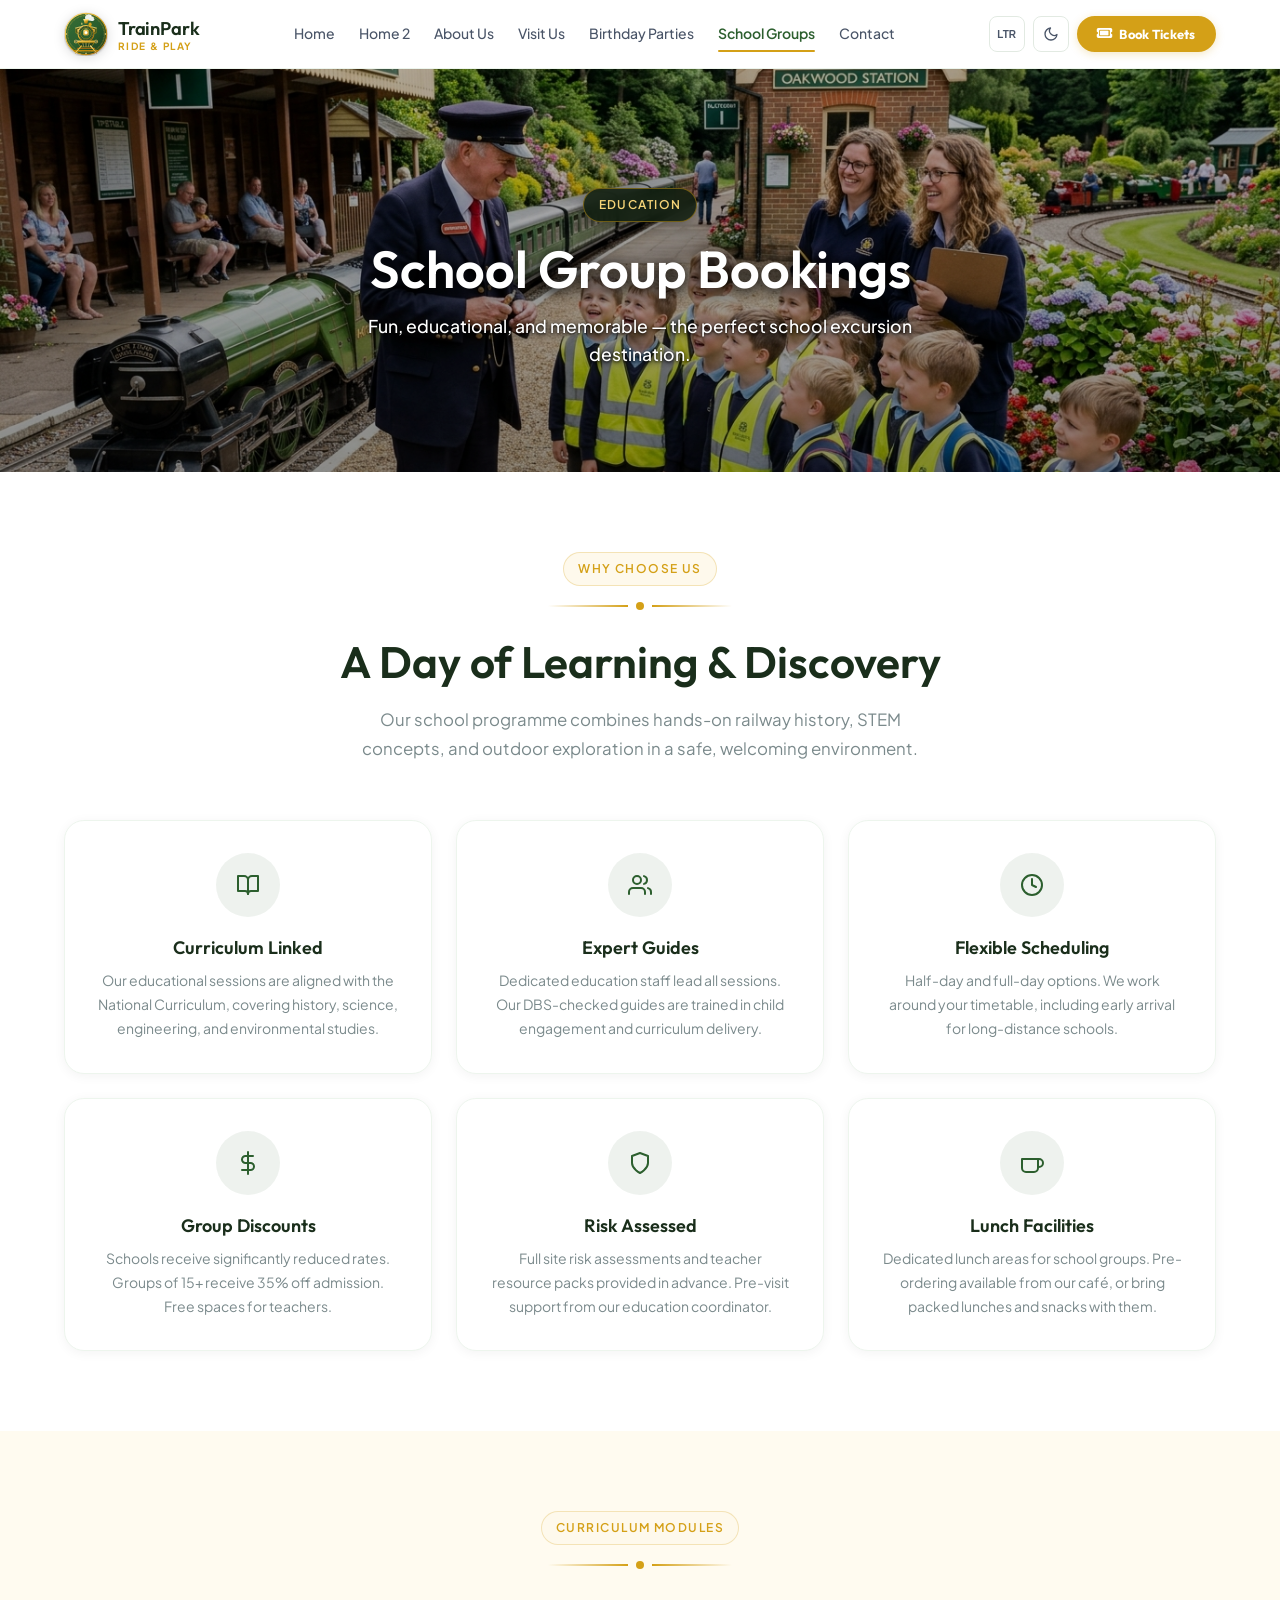
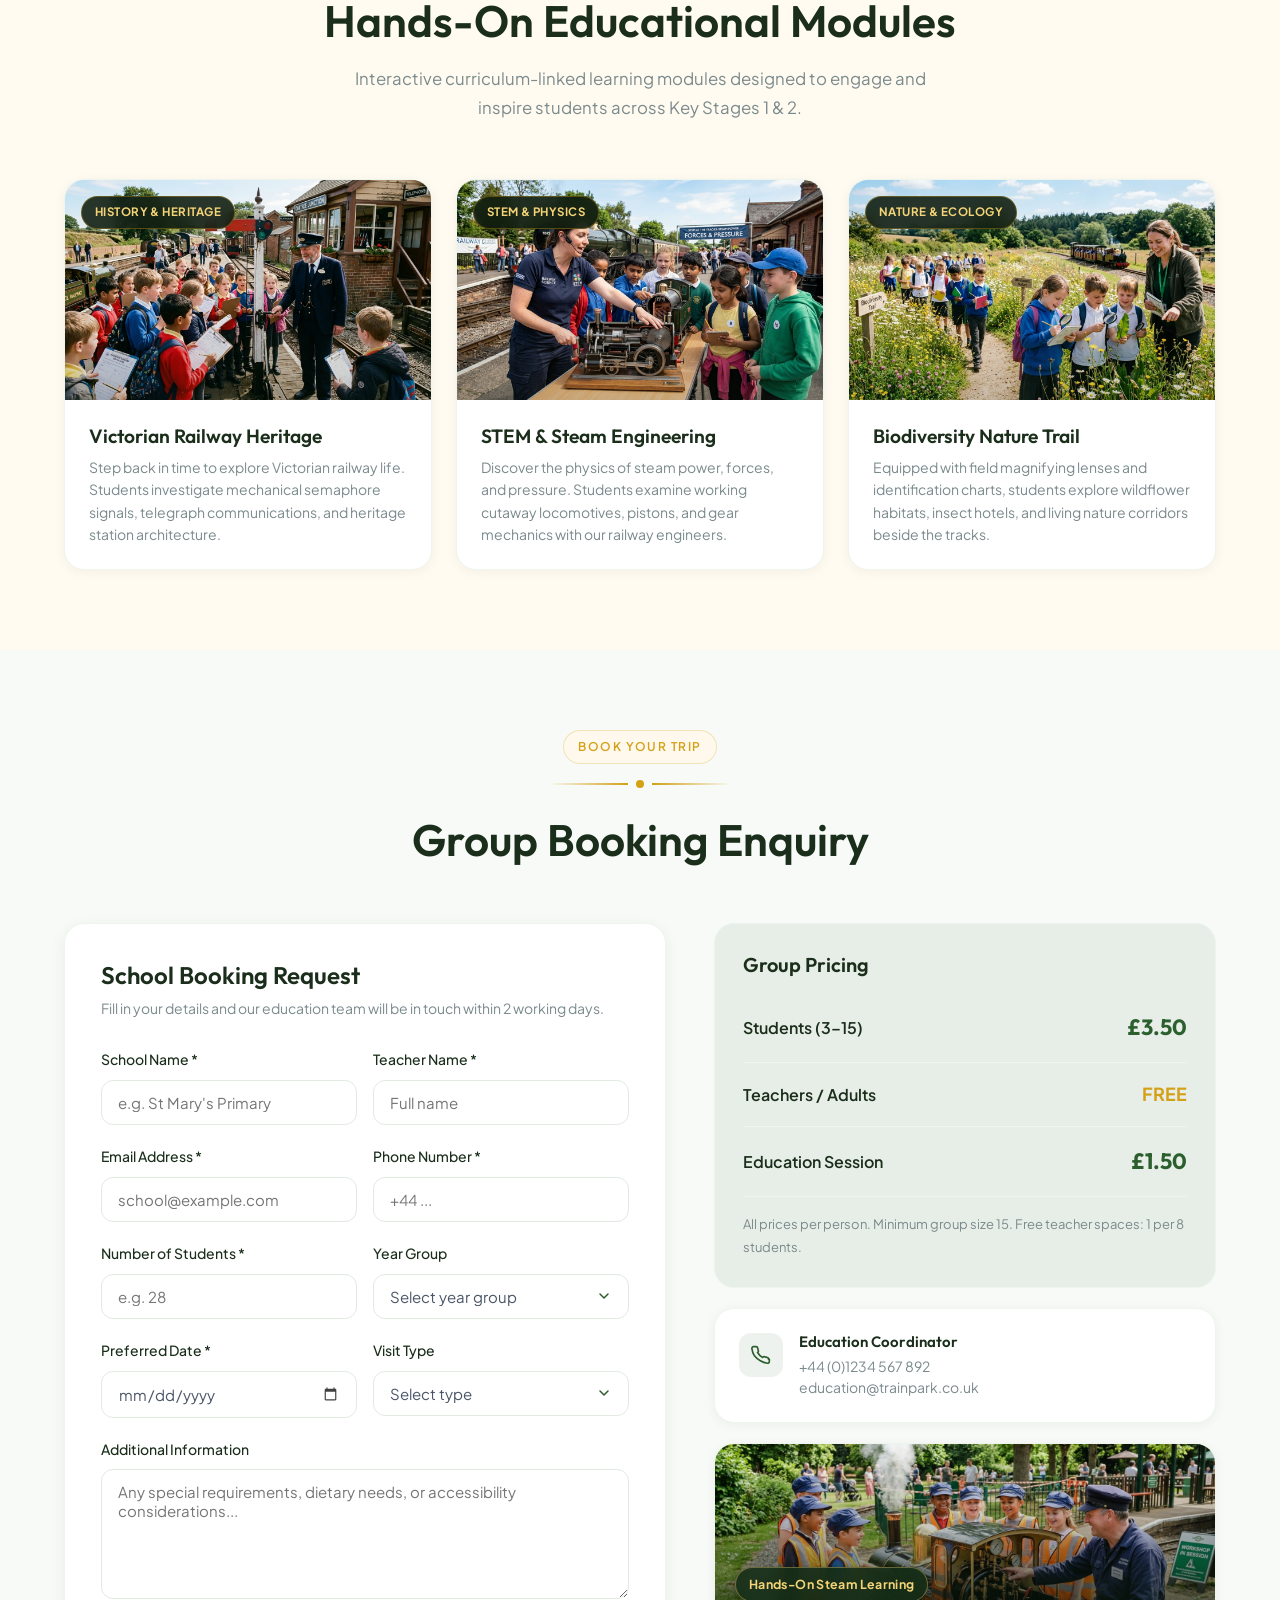
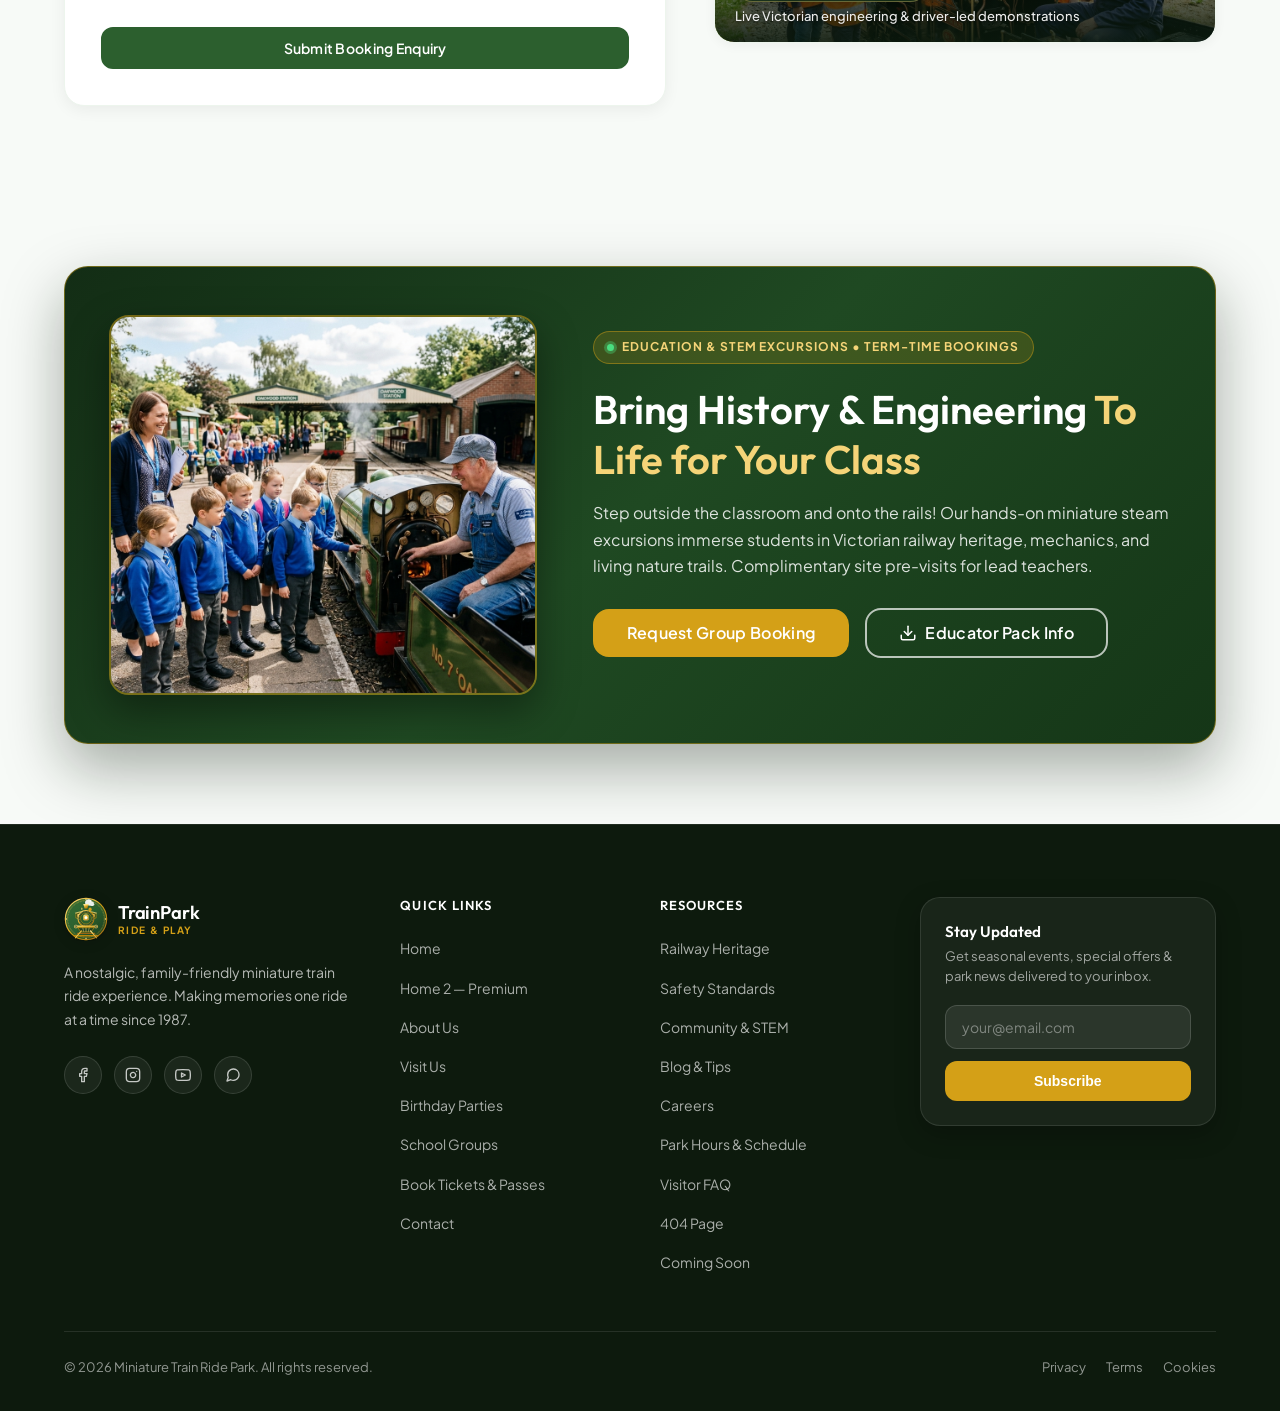
<file: school.html>
<!DOCTYPE html>
<html lang="en">
<head>
<meta charset="UTF-8">
<meta name="viewport" content="width=device-width,initial-scale=1">
<title>School Group Bookings — Miniature Train Ride Park</title>
<meta name="description" content="Educational school excursions to the Miniature Train Ride Park. Curriculum-linked programs, group discounts, and dedicated coordinator.">
<link rel="icon" href="favicon.svg" type="image/svg+xml">
  <link rel="stylesheet" href="https://cdnjs.cloudflare.com/ajax/libs/font-awesome/6.5.1/css/all.min.css">
  <link rel="stylesheet" href="style.css">
</head>
<body>
<div id="navbar-container"></div>
<section class="school-hero" aria-label="School groups header">
  <div class="container school-hero-content">
    <div class="section-label" style="background:rgba(212,160,23,0.15);color:#F5D478;border-color:rgba(212,160,23,0.35)">Education</div>
    <h1>School Group Bookings</h1>
    <p>Fun, educational, and memorable — the perfect school excursion destination.</p>
  </div>
</section>

<section class="section" aria-labelledby="schoolBenefitsHeading">
  <div class="container">
    <div class="section-header">
      <div class="section-label">Why Choose Us</div>
      <div class="track-divider"><div class="track-dot"></div></div>
      <h2 class="section-title" id="schoolBenefitsHeading">A Day of Learning &amp; Discovery</h2>
      <p class="section-desc">Our school programme combines hands-on railway history, STEM concepts, and outdoor exploration in a safe, welcoming environment.</p>
    </div>
    <div class="benefits-grid">
      <div class="benefit-card anim-fade-up delay-1">
        <div class="benefit-icon-wrap"><svg xmlns="http://www.w3.org/2000/svg" width="24" height="24" viewBox="0 0 24 24" fill="none" stroke="currentColor" stroke-width="2" stroke-linecap="round" stroke-linejoin="round"><path d="M2 3h6a4 4 0 0 1 4 4v14a3 3 0 0 0-3-3H2z"/><path d="M22 3h-6a4 4 0 0 0-4 4v14a3 3 0 0 1 3-3h7z"/></svg></div>
        <div class="benefit-title">Curriculum Linked</div>
        <p class="benefit-desc">Our educational sessions are aligned with the National Curriculum, covering history, science, engineering, and environmental studies.</p>
      </div>
      <div class="benefit-card anim-fade-up delay-2">
        <div class="benefit-icon-wrap"><svg xmlns="http://www.w3.org/2000/svg" width="24" height="24" viewBox="0 0 24 24" fill="none" stroke="currentColor" stroke-width="2" stroke-linecap="round" stroke-linejoin="round"><path d="M17 21v-2a4 4 0 0 0-4-4H5a4 4 0 0 0-4 4v2"/><circle cx="9" cy="7" r="4"/><path d="M23 21v-2a4 4 0 0 0-3-3.87"/><path d="M16 3.13a4 4 0 0 1 0 7.75"/></svg></div>
        <div class="benefit-title">Expert Guides</div>
        <p class="benefit-desc">Dedicated education staff lead all sessions. Our DBS-checked guides are trained in child engagement and curriculum delivery.</p>
      </div>
      <div class="benefit-card anim-fade-up delay-3">
        <div class="benefit-icon-wrap"><svg xmlns="http://www.w3.org/2000/svg" width="24" height="24" viewBox="0 0 24 24" fill="none" stroke="currentColor" stroke-width="2" stroke-linecap="round" stroke-linejoin="round"><circle cx="12" cy="12" r="10"/><polyline points="12 6 12 12 16 14"/></svg></div>
        <div class="benefit-title">Flexible Scheduling</div>
        <p class="benefit-desc">Half-day and full-day options. We work around your timetable, including early arrival for long-distance schools.</p>
      </div>
      <div class="benefit-card anim-fade-up delay-1">
        <div class="benefit-icon-wrap"><svg xmlns="http://www.w3.org/2000/svg" width="24" height="24" viewBox="0 0 24 24" fill="none" stroke="currentColor" stroke-width="2" stroke-linecap="round" stroke-linejoin="round"><line x1="12" y1="1" x2="12" y2="23"/><path d="M17 5H9.5a3.5 3.5 0 0 0 0 7h5a3.5 3.5 0 0 1 0 7H6"/></svg></div>
        <div class="benefit-title">Group Discounts</div>
        <p class="benefit-desc">Schools receive significantly reduced rates. Groups of 15+ receive 35% off admission. Free spaces for teachers.</p>
      </div>
      <div class="benefit-card anim-fade-up delay-2">
        <div class="benefit-icon-wrap"><svg xmlns="http://www.w3.org/2000/svg" width="24" height="24" viewBox="0 0 24 24" fill="none" stroke="currentColor" stroke-width="2" stroke-linecap="round" stroke-linejoin="round"><path d="M12 22s8-4 8-10V5l-8-3-8 3v7c0 6 8 10 8 10z"/></svg></div>
        <div class="benefit-title">Risk Assessed</div>
        <p class="benefit-desc">Full site risk assessments and teacher resource packs provided in advance. Pre-visit support from our education coordinator.</p>
      </div>
      <div class="benefit-card anim-fade-up delay-3">
        <div class="benefit-icon-wrap"><svg xmlns="http://www.w3.org/2000/svg" width="24" height="24" viewBox="0 0 24 24" fill="none" stroke="currentColor" stroke-width="2" stroke-linecap="round" stroke-linejoin="round"><path d="M18 8h1a4 4 0 0 1 0 8h-1"/><path d="M2 8h16v9a4 4 0 0 1-4 4H6a4 4 0 0 1-4-4V8z"/></svg></div>
        <div class="benefit-title">Lunch Facilities</div>
        <p class="benefit-desc">Dedicated lunch areas for school groups. Pre-ordering available from our café, or bring packed lunches and snacks with them.</p>
      </div>
    </div>
  </div>
</section>

<!-- SCHOOL EDUCATIONAL MODULES (3-IMAGE SHOWCASE SECTION) -->
<section class="section section-warm" aria-labelledby="schoolModulesHeading">
  <div class="container">
    <div class="section-header">
      <div class="section-label">Curriculum Modules</div>
      <div class="track-divider"><div class="track-dot"></div></div>
      <h2 class="section-title" id="schoolModulesHeading">Hands-On Educational Modules</h2>
      <p class="section-desc">Interactive curriculum-linked learning modules designed to engage and inspire students across Key Stages 1 &amp; 2.</p>
    </div>
    <div class="school-modules-grid">
      <!-- Module 1 -->
      <article class="school-module-card anim-fade-up delay-1">
        <div class="school-module-img-wrap">
          <img src="assets/images/school_victorian_history_1791512789357.jpg" alt="School class learning Victorian railway signalling from the station master" class="school-module-img" loading="lazy">
          <span class="school-module-badge">History &amp; Heritage</span>
        </div>
        <div class="school-module-body">
          <h3 class="school-module-title">Victorian Railway Heritage</h3>
          <p class="school-module-text">Step back in time to explore Victorian railway life. Students investigate mechanical semaphore signals, telegraph communications, and heritage station architecture.</p>
        </div>
      </article>

      <!-- Module 2 -->
      <article class="school-module-card anim-fade-up delay-2">
        <div class="school-module-img-wrap">
          <img src="assets/images/school_stem_workshop_1791512833370.jpg" alt="Students exploring steam mechanics and locomotive cross-section in an outdoor STEM workshop" class="school-module-img" loading="lazy">
          <span class="school-module-badge">STEM &amp; Physics</span>
        </div>
        <div class="school-module-body">
          <h3 class="school-module-title">STEM &amp; Steam Engineering</h3>
          <p class="school-module-text">Discover the physics of steam power, forces, and pressure. Students examine working cutaway locomotives, pistons, and gear mechanics with our railway engineers.</p>
        </div>
      </article>

      <!-- Module 3 -->
      <article class="school-module-card anim-fade-up delay-3">
        <div class="school-module-img-wrap">
          <img src="assets/images/school_nature_trail_1791512877363.jpg" alt="Children exploring park biodiversity with magnifying glasses along the wildflower railway trail" class="school-module-img" loading="lazy">
          <span class="school-module-badge">Nature &amp; Ecology</span>
        </div>
        <div class="school-module-body">
          <h3 class="school-module-title">Biodiversity Nature Trail</h3>
          <p class="school-module-text">Equipped with field magnifying lenses and identification charts, students explore wildflower habitats, insect hotels, and living nature corridors beside the tracks.</p>
        </div>
      </article>
    </div>
  </div>
</section>

<section class="section section-alt" aria-labelledby="schoolBookingHeading">
  <div class="container">
    <div class="section-header">
      <div class="section-label">Book Your Trip</div>
      <div class="track-divider"><div class="track-dot"></div></div>
      <h2 class="section-title" id="schoolBookingHeading">Group Booking Enquiry</h2>
    </div>
    <div class="school-booking-layout">
      <div class="form-card">
        <h3 class="form-title">School Booking Request</h3>
        <p class="form-subtitle">Fill in your details and our education team will be in touch within 2 working days.</p>
        <form id="schoolBookingForm" data-validate novalidate>
          <div class="form-row">
            <div class="form-group" style="margin-bottom:0">
              <label class="form-label" for="schoolName">School Name *</label>
              <input type="text" id="schoolName" class="form-input" placeholder="e.g. St Mary's Primary" required>
            </div>
            <div class="form-group" style="margin-bottom:0">
              <label class="form-label" for="teacherName">Teacher Name *</label>
              <input type="text" id="teacherName" class="form-input" placeholder="Full name" required>
            </div>
          </div>
          <div class="form-row">
            <div class="form-group" style="margin-bottom:0">
              <label class="form-label" for="schoolEmail">Email Address *</label>
              <input type="email" id="schoolEmail" class="form-input" placeholder="school@example.com" required>
            </div>
            <div class="form-group" style="margin-bottom:0">
              <label class="form-label" for="schoolPhone">Phone Number *</label>
              <input type="tel" id="schoolPhone" class="form-input" placeholder="+44 ..." required>
            </div>
          </div>
          <div class="form-row">
            <div class="form-group" style="margin-bottom:0">
              <label class="form-label" for="groupSize">Number of Students *</label>
              <input type="number" id="groupSize" class="form-input" placeholder="e.g. 28" min="10" required>
            </div>
            <div class="form-group" style="margin-bottom:0">
              <label class="form-label" for="yearGroup">Year Group</label>
              <select id="yearGroup" class="form-select">
                <option value="">Select year group</option>
                <option>Reception</option><option>Year 1</option><option>Year 2</option><option>Year 3</option>
                <option>Year 4</option><option>Year 5</option><option>Year 6</option><option>Year 7+</option>
              </select>
            </div>
          </div>
          <div class="form-row">
            <div class="form-group" style="margin-bottom:0">
              <label class="form-label" for="preferredDate">Preferred Date *</label>
              <input type="date" id="preferredDate" class="form-input" required>
            </div>
            <div class="form-group" style="margin-bottom:0">
              <label class="form-label" for="visitType">Visit Type</label>
              <select id="visitType" class="form-select">
                <option value="">Select type</option>
                <option>Half day (morning)</option>
                <option>Half day (afternoon)</option>
                <option>Full day</option>
              </select>
            </div>
          </div>
          <div class="form-group">
            <label class="form-label" for="schoolMessage">Additional Information</label>
            <textarea id="schoolMessage" class="form-textarea" placeholder="Any special requirements, dietary needs, or accessibility considerations..."></textarea>
          </div>
          <button type="submit" class="btn btn-primary w-full" id="schoolSubmitBtn">Submit Booking Enquiry</button>
        </form>
      </div>
      <div>
        <div class="contact-info-stack">
          <div style="background:var(--primary-subtle);border:1px solid var(--border-light);border-radius:var(--radius-xl);padding:1.75rem">
            <h3 style="font-family:var(--font-heading);font-size:1.25rem;color:var(--text-heading);margin-bottom:1rem">Group Pricing</h3>
            <div class="ticket-row"><span class="ticket-type">Students (3–15)</span><span class="ticket-price">£3.50</span></div>
            <div class="ticket-row"><span class="ticket-type">Teachers / Adults</span><span class="ticket-free">FREE</span></div>
            <div class="ticket-row"><span class="ticket-type">Education Session</span><span class="ticket-price">£1.50</span></div>
            <p style="font-size:0.8125rem;color:var(--text-muted);margin-top:1rem">All prices per person. Minimum group size 15. Free teacher spaces: 1 per 8 students.</p>
          </div>
          <div class="contact-info-card">
            <div class="contact-icon-wrap"><svg xmlns="http://www.w3.org/2000/svg" width="20" height="20" viewBox="0 0 24 24" fill="none" stroke="currentColor" stroke-width="2" stroke-linecap="round" stroke-linejoin="round"><path d="M22 16.92v3a2 2 0 0 1-2.18 2 19.79 19.79 0 0 1-8.63-3.07A19.5 19.5 0 0 1 4.15 13a19.79 19.79 0 0 1-3.07-8.67A2 2 0 0 1 3.07 2h3a2 2 0 0 1 2 1.72c.127.96.361 1.903.7 2.81a2 2 0 0 1-.45 2.11L7.91 9a16 16 0 0 0 6 6l.38-.38a2 2 0 0 1 2.11-.45c.907.339 1.85.573 2.81.7A2 2 0 0 1 21 17z"/></svg></div>
            <div>
              <div class="contact-info-title">Education Coordinator</div>
              <div class="contact-info-detail">+44 (0)1234 567 892<br><a href="mailto:education@trainpark.co.uk">education@trainpark.co.uk</a></div>
            </div>
          </div>
          <div class="school-feature-img-card">
            <img src="assets/images/school_hands_on_steam_1791509218917.jpg" alt="Students with conductor hats learning steam engine mechanics with the train engineer" class="school-feature-img" loading="lazy">
            <div class="school-feature-img-overlay">
              <div class="school-feature-caption">
                <span class="school-feature-badge">
                  Hands-On Steam Learning
                </span>
                <p class="school-feature-sub">Live Victorian engineering &amp; driver-led demonstrations</p>
              </div>
            </div>
          </div>
        </div>
      </div>
    </div>
  </div>
</section>

<!-- SCHOOL GROUPS CTA SECTION (LEFT SIDE IMAGE) -->
<section class="school-cta-section" aria-labelledby="schoolCtaHeading">
  <div class="container">
    <div class="school-cta-card">
      <div class="school-cta-grid">
        <!-- Left Side Image Column -->
        <div class="school-cta-media anim-fade-up">
          <div class="school-img-wrapper">
            <img src="assets/images/school_stem_learning_1791469282849.jpg" alt="Train engineer explaining miniature steam locomotive mechanics to school students during an outdoor STEM session" class="school-cta-img" loading="lazy">
          </div>
        </div>

        <!-- Right Side Content Column -->
        <div class="school-cta-content anim-fade-up delay-2">
          <div class="school-cta-badge">
            <span class="party-badge-dot" aria-hidden="true"></span>
            Education &amp; STEM Excursions • Term-Time Bookings
          </div>
          <h2 class="school-cta-title" id="schoolCtaHeading">Bring History &amp; Engineering <em>To Life for Your Class</em></h2>
          <p class="school-cta-desc">Step outside the classroom and onto the rails! Our hands-on miniature steam excursions immerse students in Victorian railway heritage, mechanics, and living nature trails. Complimentary site pre-visits for lead teachers.</p>

          <div class="school-cta-actions">
            <a href="contact.html" class="btn btn-secondary btn-lg" id="schoolCtaBookBtn">Request Group Booking</a>
            <a href="contact.html?subject=education-pack" class="btn btn-outline-light btn-lg" id="schoolCtaPackBtn">
              <svg xmlns="http://www.w3.org/2000/svg" width="18" height="18" viewBox="0 0 24 24" fill="none" stroke="currentColor" stroke-width="2" stroke-linecap="round" stroke-linejoin="round"><path d="M21 15v4a2 2 0 0 1-2 2H5a2 2 0 0 1-2-2v-4"/><polyline points="7 10 12 15 17 10"/><line x1="12" y1="15" x2="12" y2="3"/></svg>
              Educator Pack Info
            </a>
          </div>
        </div>
      </div>
    </div>
  </div>
</section>

<div id="footer-container"></div>
<script src="components.js"></script>
<script>
document.addEventListener('DOMContentLoaded', () => {
  initComponents('school.html');
  initScrollAnimations();
  
});
</script>
</body>
</html>
</file>
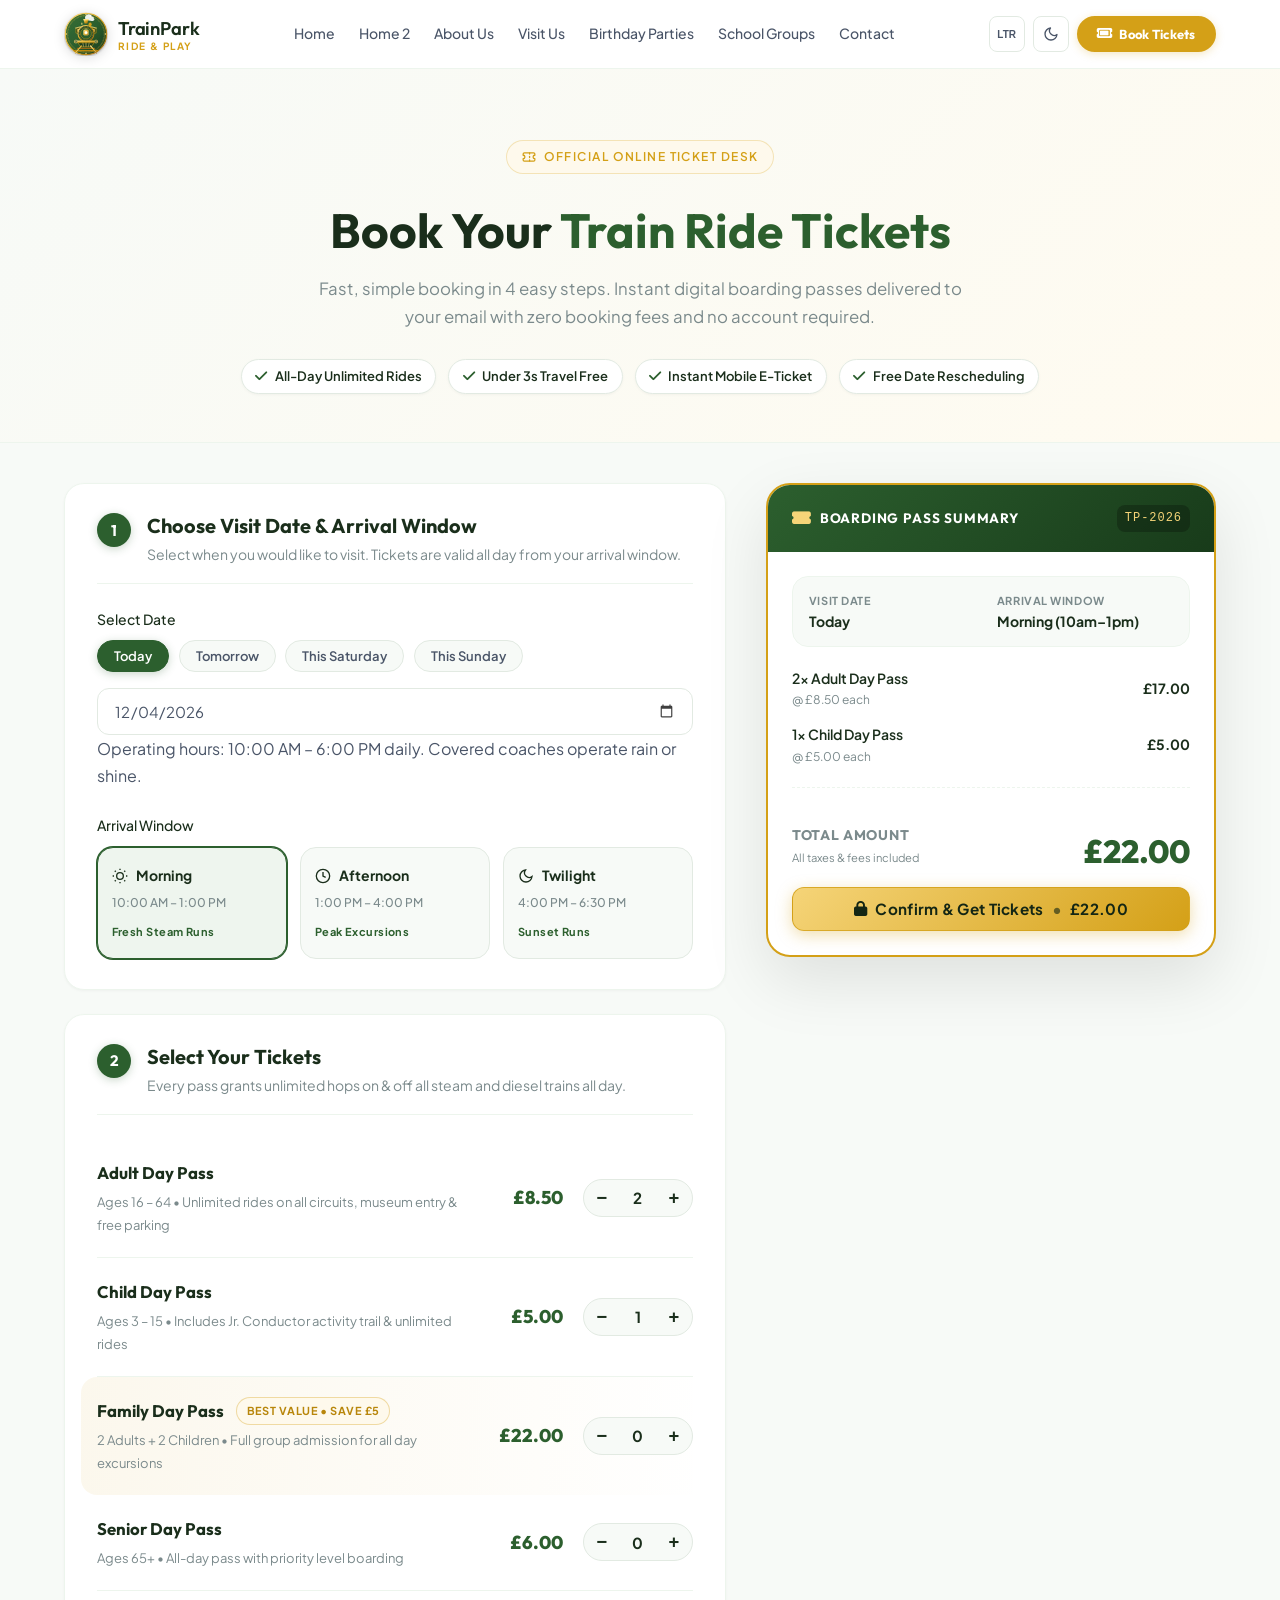
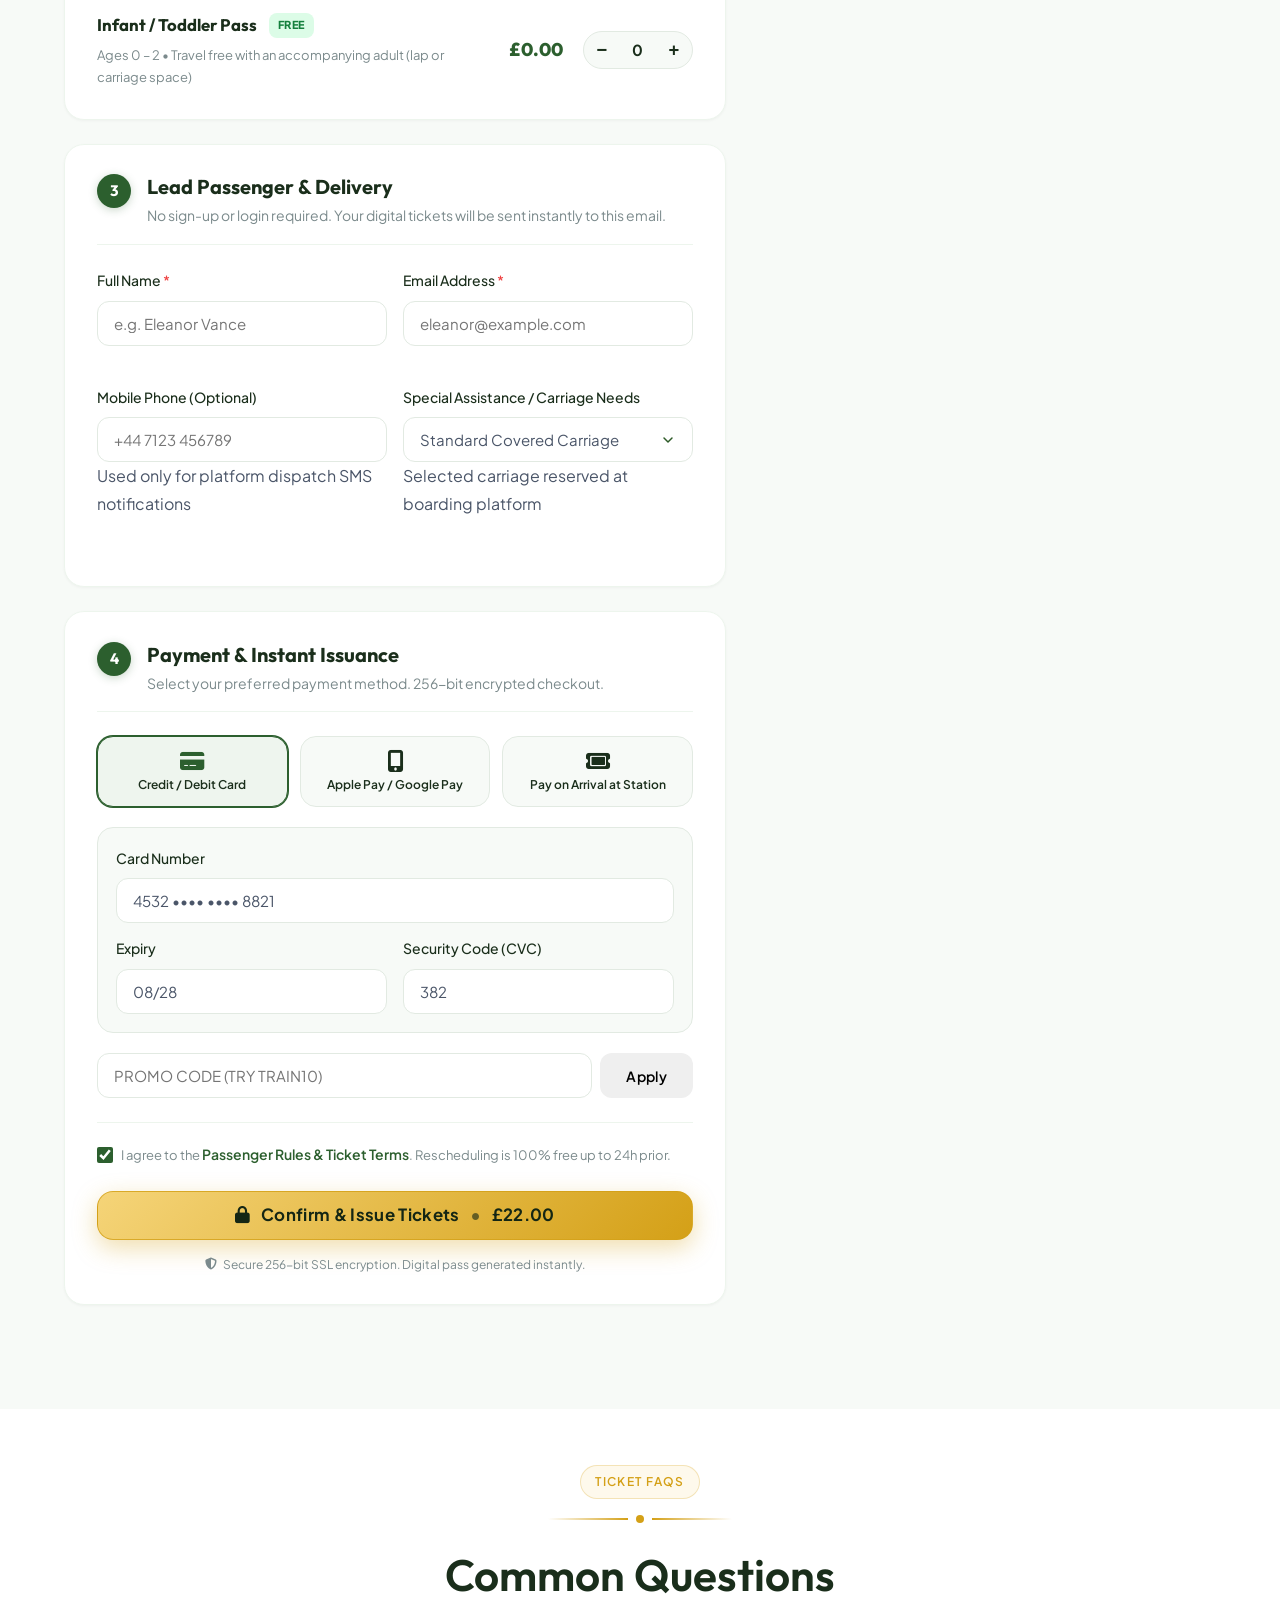
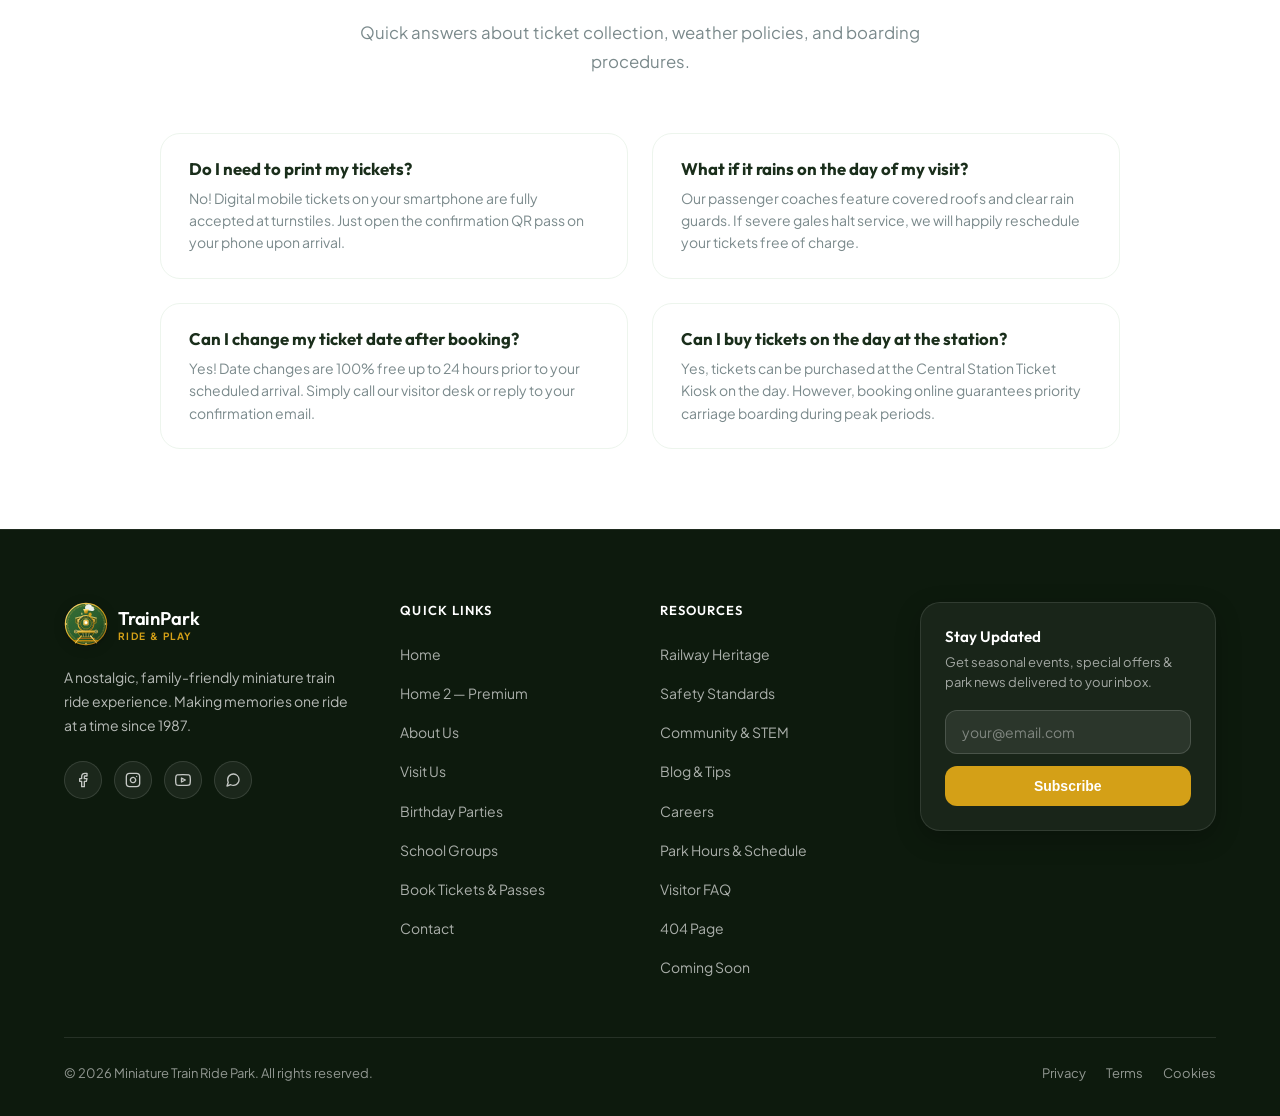
<file: tickets.html>
<!DOCTYPE html>
<html lang="en">
<head>
<meta charset="UTF-8">
<meta name="viewport" content="width=device-width,initial-scale=1">
<title>Book Train Ride Tickets | Miniature Train Ride Park</title>
<meta name="description" content="Book your miniature train ride tickets online. Fast, simple checkout with instant e-tickets. Unlimited all-day rides, museum entry, and free parking included.">
<link rel="icon" href="favicon.svg" type="image/svg+xml">
  <link rel="stylesheet" href="https://cdnjs.cloudflare.com/ajax/libs/font-awesome/6.5.1/css/all.min.css">
  <link rel="stylesheet" href="style.css">
</head>
<body>

<!-- Header (Injected by components.js) -->
<div id="navbar-container"></div>

<!-- HERO BANNER -->
<section class="booking-hero" aria-labelledby="bookingHeading">
  <div class="container">
    <div class="booking-hero-content anim-fade-up">
      <div class="section-label">
        <svg xmlns="http://www.w3.org/2000/svg" width="14" height="14" viewBox="0 0 24 24" fill="none" stroke="currentColor" stroke-width="2.2" stroke-linecap="round" stroke-linejoin="round" aria-hidden="true"><path d="M2 9a3 3 0 0 1 0 6v2a2 2 0 0 0 2 2h16a2 2 0 0 0 2-2v-2a3 3 0 0 1 0-6V7a2 2 0 0 0-2-2H4a2 2 0 0 0-2 2Z"/><path d="M13 5v2"/><path d="M13 17v2"/><path d="M13 11v2"/></svg>
        Official Online Ticket Desk
      </div>
      <h1 class="booking-hero-title" id="bookingHeading">Book Your <span>Train Ride Tickets</span></h1>
      <p class="booking-hero-desc">Fast, simple booking in 4 easy steps. Instant digital boarding passes delivered to your email with zero booking fees and no account required.</p>
      
      <!-- Trust Strip -->
      <div class="booking-trust-strip">
        <div class="trust-pill">
          <i class="fa-solid fa-check trust-check"></i>
          <span>All-Day Unlimited Rides</span>
        </div>
        <div class="trust-pill">
          <i class="fa-solid fa-check trust-check"></i>
          <span>Under 3s Travel Free</span>
        </div>
        <div class="trust-pill">
          <i class="fa-solid fa-check trust-check"></i>
          <span>Instant Mobile E-Ticket</span>
        </div>
        <div class="trust-pill">
          <i class="fa-solid fa-check trust-check"></i>
          <span>Free Date Rescheduling</span>
        </div>
      </div>
    </div>
  </div>
</section>

<!-- MAIN BOOKING EXPERIENCE -->
<section class="section section-alt" style="padding-top:2.5rem;">
  <div class="container">
    <div class="booking-layout">
      
      <!-- LEFT: Booking Form Steps -->
      <div class="booking-form-col">
        <form id="trainBookingForm" onsubmit="handleBookingSubmit(event)" novalidate>
          
          <!-- STEP 1: Date & Time Window -->
          <div class="booking-card anim-fade-up">
            <div class="booking-step-head">
              <span class="step-num">1</span>
              <div>
                <h2 class="step-title">Choose Visit Date &amp; Arrival Window</h2>
                <p class="step-sub">Select when you would like to visit. Tickets are valid all day from your arrival window.</p>
              </div>
            </div>

            <!-- Quick Date Chips -->
            <label class="form-label" style="margin-bottom:0.5rem;">Select Date</label>
            <div class="quick-date-pills" id="quickDatePills">
              <button type="button" class="date-pill active" onclick="selectQuickDate(0, this)">Today</button>
              <button type="button" class="date-pill" onclick="selectQuickDate(1, this)">Tomorrow</button>
              <button type="button" class="date-pill" onclick="selectQuickDate('sat', this)">This Saturday</button>
              <button type="button" class="date-pill" onclick="selectQuickDate('sun', this)">This Sunday</button>
            </div>

            <!-- Date Input -->
            <div class="form-group" style="margin-bottom:1.5rem;">
              <input type="date" id="bookingDate" class="form-input" required onchange="handleManualDateChange(this.value)">
              <span class="form-hint">Operating hours: 10:00 AM – 6:00 PM daily. Covered coaches operate rain or shine.</span>
            </div>

            <!-- Arrival Window -->
            <label class="form-label" style="margin-bottom:0.6rem;">Arrival Window</label>
            <div class="timeslot-grid" role="radiogroup" aria-label="Arrival window">
              <label class="timeslot-card active" id="slotMorning">
                <input type="radio" name="arrivalSlot" value="Morning (10:00 AM – 1:00 PM)" checked onchange="updateSlot(this.value)">
                <div class="slot-head">
                  <svg xmlns="http://www.w3.org/2000/svg" width="16" height="16" viewBox="0 0 24 24" fill="none" stroke="currentColor" stroke-width="2"><circle cx="12" cy="12" r="5"/><line x1="12" y1="1" x2="12" y2="3"/><line x1="12" y1="21" x2="12" y2="23"/><line x1="4.22" y1="4.22" x2="5.64" y2="5.64"/><line x1="18.36" y1="18.36" x2="19.78" y2="19.78"/><line x1="1" y1="12" x2="3" y2="12"/><line x1="21" y1="12" x2="23" y2="12"/><line x1="4.22" y1="19.78" x2="5.64" y2="18.36"/><line x1="18.36" y1="5.64" x2="19.78" y2="4.22"/></svg>
                  <span class="slot-time">Morning</span>
                </div>
                <span class="slot-hours">10:00 AM – 1:00 PM</span>
                <span class="slot-badge">Fresh Steam Runs</span>
              </label>

              <label class="timeslot-card" id="slotAfternoon">
                <input type="radio" name="arrivalSlot" value="Afternoon (1:00 PM – 4:00 PM)" onchange="updateSlot(this.value)">
                <div class="slot-head">
                  <svg xmlns="http://www.w3.org/2000/svg" width="16" height="16" viewBox="0 0 24 24" fill="none" stroke="currentColor" stroke-width="2"><circle cx="12" cy="12" r="10"/><polyline points="12 6 12 12 16 14"/></svg>
                  <span class="slot-time">Afternoon</span>
                </div>
                <span class="slot-hours">1:00 PM – 4:00 PM</span>
                <span class="slot-badge">Peak Excursions</span>
              </label>

              <label class="timeslot-card" id="slotTwilight">
                <input type="radio" name="arrivalSlot" value="Twilight (4:00 PM – 6:30 PM)" onchange="updateSlot(this.value)">
                <div class="slot-head">
                  <svg xmlns="http://www.w3.org/2000/svg" width="16" height="16" viewBox="0 0 24 24" fill="none" stroke="currentColor" stroke-width="2"><path d="M21 12.79A9 9 0 1 1 11.21 3 7 7 0 0 0 21 12.79z"/></svg>
                  <span class="slot-time">Twilight</span>
                </div>
                <span class="slot-hours">4:00 PM – 6:30 PM</span>
                <span class="slot-badge">Sunset Runs</span>
              </label>
            </div>
          </div>

          <!-- STEP 2: Choose Tickets -->
          <div class="booking-card anim-fade-up">
            <div class="booking-step-head">
              <span class="step-num">2</span>
              <div>
                <h2 class="step-title">Select Your Tickets</h2>
                <p class="step-sub">Every pass grants unlimited hops on &amp; off all steam and diesel trains all day.</p>
              </div>
            </div>

            <div class="ticket-tiers-list">
              
              <!-- Adult Tier -->
              <div class="ticket-tier-row">
                <div class="tier-info">
                  <div class="tier-title-row">
                    <span class="tier-name">Adult Day Pass</span>
                  </div>
                  <p class="tier-desc">Ages 16 – 64 • Unlimited rides on all circuits, museum entry &amp; free parking</p>
                </div>
                <div class="tier-action">
                  <span class="tier-price">£8.50</span>
                  <div class="stepper" aria-label="Adult ticket quantity">
                    <button type="button" class="stepper-btn" onclick="changeQty('adult', -1)" aria-label="Decrease Adult tickets">−</button>
                    <span class="stepper-val" id="qty-adult">2</span>
                    <button type="button" class="stepper-btn" onclick="changeQty('adult', 1)" aria-label="Increase Adult tickets">+</button>
                  </div>
                </div>
              </div>

              <!-- Child Tier -->
              <div class="ticket-tier-row">
                <div class="tier-info">
                  <div class="tier-title-row">
                    <span class="tier-name">Child Day Pass</span>
                  </div>
                  <p class="tier-desc">Ages 3 – 15 • Includes Jr. Conductor activity trail &amp; unlimited rides</p>
                </div>
                <div class="tier-action">
                  <span class="tier-price">£5.00</span>
                  <div class="stepper" aria-label="Child ticket quantity">
                    <button type="button" class="stepper-btn" onclick="changeQty('child', -1)" aria-label="Decrease Child tickets">−</button>
                    <span class="stepper-val" id="qty-child">1</span>
                    <button type="button" class="stepper-btn" onclick="changeQty('child', 1)" aria-label="Increase Child tickets">+</button>
                  </div>
                </div>
              </div>

              <!-- Family Pass (Featured) -->
              <div class="ticket-tier-row featured-tier">
                <div class="tier-info">
                  <div class="tier-title-row">
                    <span class="tier-name">Family Day Pass</span>
                    <span class="tier-tag">Best Value • Save £5</span>
                  </div>
                  <p class="tier-desc">2 Adults + 2 Children • Full group admission for all day excursions</p>
                </div>
                <div class="tier-action">
                  <span class="tier-price">£22.00</span>
                  <div class="stepper" aria-label="Family pass quantity">
                    <button type="button" class="stepper-btn" onclick="changeQty('family', -1)" aria-label="Decrease Family pass">−</button>
                    <span class="stepper-val" id="qty-family">0</span>
                    <button type="button" class="stepper-btn" onclick="changeQty('family', 1)" aria-label="Increase Family pass">+</button>
                  </div>
                </div>
              </div>

              <!-- Senior Tier -->
              <div class="ticket-tier-row">
                <div class="tier-info">
                  <div class="tier-title-row">
                    <span class="tier-name">Senior Day Pass</span>
                  </div>
                  <p class="tier-desc">Ages 65+ • All-day pass with priority level boarding</p>
                </div>
                <div class="tier-action">
                  <span class="tier-price">£6.00</span>
                  <div class="stepper" aria-label="Senior ticket quantity">
                    <button type="button" class="stepper-btn" onclick="changeQty('senior', -1)" aria-label="Decrease Senior tickets">−</button>
                    <span class="stepper-val" id="qty-senior">0</span>
                    <button type="button" class="stepper-btn" onclick="changeQty('senior', 1)" aria-label="Increase Senior tickets">+</button>
                  </div>
                </div>
              </div>

              <!-- Toddler / Infant Free Tier -->
              <div class="ticket-tier-row">
                <div class="tier-info">
                  <div class="tier-title-row">
                    <span class="tier-name">Infant / Toddler Pass</span>
                    <span class="tier-free-pill">FREE</span>
                  </div>
                  <p class="tier-desc">Ages 0 – 2 • Travel free with an accompanying adult (lap or carriage space)</p>
                </div>
                <div class="tier-action">
                  <span class="tier-price">£0.00</span>
                  <div class="stepper" aria-label="Infant ticket quantity">
                    <button type="button" class="stepper-btn" onclick="changeQty('infant', -1)" aria-label="Decrease Infant tickets">−</button>
                    <span class="stepper-val" id="qty-infant">0</span>
                    <button type="button" class="stepper-btn" onclick="changeQty('infant', 1)" aria-label="Increase Infant tickets">+</button>
                  </div>
                </div>
              </div>

            </div>
          </div>

          <!-- STEP 3: Passenger Details (No Account Required) -->
          <div class="booking-card anim-fade-up">
            <div class="booking-step-head">
              <span class="step-num">3</span>
              <div>
                <h2 class="step-title">Lead Passenger &amp; Delivery</h2>
                <p class="step-sub">No sign-up or login required. Your digital tickets will be sent instantly to this email.</p>
              </div>
            </div>

            <div class="form-row">
              <div class="form-group">
                <label class="form-label" for="passengerName">Full Name <span style="color:#ef4444;">*</span></label>
                <input type="text" id="passengerName" class="form-input" placeholder="e.g. Eleanor Vance" required autocomplete="name">
              </div>
              <div class="form-group">
                <label class="form-label" for="passengerEmail">Email Address <span style="color:#ef4444;">*</span></label>
                <input type="email" id="passengerEmail" class="form-input" placeholder="eleanor@example.com" required autocomplete="email">
              </div>
            </div>

            <div class="form-row">
              <div class="form-group">
                <label class="form-label" for="passengerPhone">Mobile Phone (Optional)</label>
                <input type="tel" id="passengerPhone" class="form-input" placeholder="+44 7123 456789" autocomplete="tel">
                <span class="form-hint">Used only for platform dispatch SMS notifications</span>
              </div>
              <div class="form-group">
                <label class="form-label" for="accessibilitySelect">Special Assistance / Carriage Needs</label>
                <select id="accessibilitySelect" class="form-select">
                  <option value="Standard Seating">Standard Covered Carriage</option>
                  <option value="Wheelchair Accessible Space">Wheelchair Accessible Space</option>
                  <option value="Stroller / Pram Friendly">Stroller / Pram Storage</option>
                  <option value="Assistance Dog">Guide / Assistance Dog Space</option>
                </select>
                <span class="form-hint">Selected carriage reserved at boarding platform</span>
              </div>
            </div>
          </div>

          <!-- STEP 4: Simple Checkout & Confirm -->
          <div class="booking-card anim-fade-up">
            <div class="booking-step-head">
              <span class="step-num">4</span>
              <div>
                <h2 class="step-title">Payment &amp; Instant Issuance</h2>
                <p class="step-sub">Select your preferred payment method. 256-bit encrypted checkout.</p>
              </div>
            </div>

            <!-- Payment Methods -->
            <div class="payment-methods-grid" role="radiogroup" aria-label="Payment method">
              <label class="payment-method-card active" id="payCardLabel">
                <input type="radio" name="paymentMethod" value="Card" checked onchange="togglePayment(this.value)">
                <span class="pay-icon"><i class="fa-solid fa-credit-card"></i></span>
                <span class="pay-name">Credit / Debit Card</span>
              </label>

              <label class="payment-method-card" id="payDigitalLabel">
                <input type="radio" name="paymentMethod" value="Digital" onchange="togglePayment(this.value)">
                <span class="pay-icon"><i class="fa-solid fa-mobile-screen-button"></i></span>
                <span class="pay-name">Apple Pay / Google Pay</span>
              </label>

              <label class="payment-method-card" id="payStationLabel">
                <input type="radio" name="paymentMethod" value="Station" onchange="togglePayment(this.value)">
                <span class="pay-icon"><i class="fa-solid fa-ticket"></i></span>
                <span class="pay-name">Pay on Arrival at Station</span>
              </label>
            </div>

            <!-- Card simulation input box -->
            <div id="cardFields" class="card-input-box" style="margin-top:1.25rem;">
              <div class="form-group" style="margin-bottom:0.85rem;">
                <label class="form-label" for="fakeCardNum">Card Number</label>
                <input type="text" id="fakeCardNum" class="form-input" placeholder="•••• •••• •••• 4242" value="4532 •••• •••• 8821" maxlength="19">
              </div>
              <div class="form-row" style="margin-bottom:0;">
                <div class="form-group" style="margin-bottom:0;">
                  <label class="form-label" for="fakeExpiry">Expiry</label>
                  <input type="text" id="fakeExpiry" class="form-input" placeholder="MM/YY" value="08/28" maxlength="5">
                </div>
                <div class="form-group" style="margin-bottom:0;">
                  <label class="form-label" for="fakeCvc">Security Code (CVC)</label>
                  <input type="text" id="fakeCvc" class="form-input" placeholder="CVC" value="382" maxlength="4">
                </div>
              </div>
            </div>

            <!-- Promo Code Accordion -->
            <div class="promo-box" style="margin-top:1.25rem;">
              <div class="promo-input-row">
                <input type="text" id="promoCodeInput" class="form-input" placeholder="Promo code (Try TRAIN10)" style="text-transform:uppercase;">
                <button type="button" class="btn btn-outline-primary" onclick="applyPromoCode()">Apply</button>
              </div>
              <div id="promoFeedback" class="promo-feedback" style="display:none;"></div>
            </div>

            <!-- Terms -->
            <div style="margin-top:1.5rem;padding-top:1.25rem;border-top:1px solid var(--border-light);">
              <label class="form-check">
                <input type="checkbox" id="termsCheck" checked required>
                <span style="font-size:0.8125rem;color:var(--text-muted);">I agree to the <a href="visit.html#faq" class="link-primary" target="_blank">Passenger Rules &amp; Ticket Terms</a>. Rescheduling is 100% free up to 24h prior.</span>
              </label>
            </div>

            <!-- Big Submit CTA -->
            <div style="margin-top:1.5rem;">
              <button type="submit" class="btn btn-secondary btn-lg w-full book-submit-btn" id="submitBtn">
                <i class="fa-solid fa-lock" aria-hidden="true"></i>
                <span>Confirm &amp; Issue Tickets</span>
                <span class="btn-divider">•</span>
                <span id="btnTotalText">£22.00</span>
              </button>
            </div>

            <p style="text-align:center;font-size:0.75rem;color:var(--text-muted);margin-top:0.85rem;display:flex;align-items:center;justify-content:center;gap:0.4rem;">
              <i class="fa-solid fa-shield-halved" style="font-size:0.75rem;"></i>
              Secure 256-bit SSL encryption. Digital pass generated instantly.
            </p>

          </div>

        </form>
      </div>

      <!-- RIGHT: Sticky Order Summary & Boarding Pass Preview -->
      <div class="booking-summary-col">
        <aside class="booking-summary-card" aria-label="Order Summary">
          
          <div class="summary-head">
            <div class="summary-brand">
              <i class="fa-solid fa-ticket-simple" style="font-size:1.05rem;color:#F5D478;"></i>
              <span>BOARDING PASS SUMMARY</span>
            </div>
            <span class="summary-serial" id="liveSerial">TP-2026</span>
          </div>

          <div class="summary-body">
            
            <!-- Date & Slot Strip -->
            <div class="summary-dispatch-box">
              <div class="dispatch-row-item">
                <span class="d-label">VISIT DATE</span>
                <strong class="d-val" id="summaryDateDisplay">Today</strong>
              </div>
              <div class="dispatch-row-item">
                <span class="d-label">ARRIVAL WINDOW</span>
                <strong class="d-val" id="summarySlotDisplay">Morning (10am–1pm)</strong>
              </div>
            </div>

            <!-- Itemized Line Items -->
            <div class="summary-items-list" id="summaryItemsList">
              <!-- Rendered via JS -->
            </div>

            <!-- Discount Notice (if active) -->
            <div id="summaryDiscountRow" class="summary-row discount-row" style="display:none;">
              <span>Promo Code (10% Off)</span>
              <strong id="summaryDiscountVal">-£0.00</strong>
            </div>

            <!-- Total -->
            <div class="summary-total-block">
              <div class="total-label-wrap">
                <span class="total-main-label">TOTAL AMOUNT</span>
                <span class="total-tax-note">All taxes &amp; fees included</span>
              </div>
              <div class="total-price" id="summaryTotalPrice">£22.00</div>
            </div>

            <!-- Instant Booking Button in Summary Card -->
            <button type="button" class="btn btn-secondary w-full summary-book-btn" id="summarySubmitBtn" onclick="document.getElementById('trainBookingForm').requestSubmit()">
              <i class="fa-solid fa-lock" aria-hidden="true"></i>
              <span>Confirm &amp; Get Tickets</span>
              <span class="btn-divider">•</span>
              <span id="summaryBtnTotal">£22.00</span>
            </button>



          </div>
        </aside>
      </div>

    </div>
  </div>
</section>

<!-- FREQUENTLY ASKED QUESTIONS ABOUT TICKETS -->
<section class="section" style="padding-top:3.5rem;">
  <div class="container">
    <div class="section-header">
      <div class="section-label">Ticket FAQs</div>
      <div class="track-divider"><div class="track-dot"></div></div>
      <h2 class="section-title">Common <span>Questions</span></h2>
      <p class="section-desc">Quick answers about ticket collection, weather policies, and boarding procedures.</p>
    </div>

    <div class="grid-2" style="max-width:960px;margin:0 auto;gap:1.5rem;">
      <div class="booking-faq-card">
        <h4>Do I need to print my tickets?</h4>
        <p>No! Digital mobile tickets on your smartphone are fully accepted at turnstiles. Just open the confirmation QR pass on your phone upon arrival.</p>
      </div>
      <div class="booking-faq-card">
        <h4>What if it rains on the day of my visit?</h4>
        <p>Our passenger coaches feature covered roofs and clear rain guards. If severe gales halt service, we will happily reschedule your tickets free of charge.</p>
      </div>
      <div class="booking-faq-card">
        <h4>Can I change my ticket date after booking?</h4>
        <p>Yes! Date changes are 100% free up to 24 hours prior to your scheduled arrival. Simply call our visitor desk or reply to your confirmation email.</p>
      </div>
      <div class="booking-faq-card">
        <h4>Can I buy tickets on the day at the station?</h4>
        <p>Yes, tickets can be purchased at the Central Station Ticket Kiosk on the day. However, booking online guarantees priority carriage boarding during peak periods.</p>
      </div>
    </div>
  </div>
</section>

<!-- CONFIRMATION MODAL -->
<div class="modal-backdrop" id="bookingSuccessModal" role="dialog" aria-modal="true" aria-labelledby="modalSuccessHeading">
  <div class="modal-box anim-fade-up">
    <div class="modal-confetti-strip"></div>
    
    <div class="modal-content-inner">
      <div class="modal-icon-success">
        <i class="fa-solid fa-circle-check"></i>
      </div>

      <h3 class="modal-title" id="modalSuccessHeading">Booking Confirmed! All Aboard!</h3>
      <p class="modal-subtitle">Your digital boarding pass has been issued and sent to <strong id="modalEmailDisplay">your email</strong>.</p>

      <!-- Digital Boarding Pass Ticket -->
      <div class="digital-pass-card">
        <div class="d-pass-head">
          <div class="d-pass-brand">
            <img src="logo.svg" alt="TrainPark" width="28" height="28">
            <span>TRAINPARK ALL-DAY PASS</span>
          </div>
          <span class="d-pass-ref" id="modalRefDisplay">TP-89214</span>
        </div>

        <div class="d-pass-body">
          <div class="d-pass-grid">
            <div>
              <span class="pass-lbl">LEAD PASSENGER</span>
              <strong class="pass-val" id="modalNameDisplay">Eleanor Vance</strong>
            </div>
            <div>
              <span class="pass-lbl">DATE OF VISIT</span>
              <strong class="pass-val" id="modalDateVal">Today</strong>
            </div>
            <div>
              <span class="pass-lbl">ARRIVAL WINDOW</span>
              <strong class="pass-val" id="modalSlotVal">Morning (10am–1pm)</strong>
            </div>
            <div>
              <span class="pass-lbl">TOTAL PASSENGERS</span>
              <strong class="pass-val" id="modalPaxVal">3 Riders</strong>
            </div>
          </div>

          <div class="d-pass-barcode-row">
            <!-- Simulated QR & Barcode -->
            <div class="barcode-graphic">
              <span>||| | ||||| || |||| ||| ||||| | || |||||| | |||</span>
            </div>
            <div class="qr-box">
              <svg width="48" height="48" viewBox="0 0 24 24" fill="currentColor">
                <path d="M2 2h8v8H2zM4 4v4h4V4zM14 2h8v8h-8zM16 4v4h4V4zM2 14h8v8H2zM4 16v4h4v-4zM14 14h2v2h-2zM18 14h4v2h-4zM14 18h4v4h-4zM20 18h2v4h-2zM16 16h2v2h-2z"/>
              </svg>
            </div>
          </div>
        </div>

        <div class="d-pass-foot">
          <span>Show this QR code at any park turnstile for instant gate entry.</span>
        </div>
      </div>

      <!-- Action Buttons -->
      <div class="modal-actions-row">
        <button type="button" class="btn btn-secondary btn-md" onclick="window.print()">
          <svg xmlns="http://www.w3.org/2000/svg" width="16" height="16" viewBox="0 0 24 24" fill="none" stroke="currentColor" stroke-width="2"><polyline points="6 9 6 2 18 2 18 9"/><path d="M6 18H4a2 2 0 0 1-2-2v-5a2 2 0 0 1 2-2h16a2 2 0 0 1 2 2v5a2 2 0 0 1-2 2h-2"/><rect x="6" y="14" width="12" height="8"/></svg>
          Print / Save Pass
        </button>
        <button type="button" class="btn btn-outline-primary btn-md" onclick="closeModal()">
          Book More Tickets
        </button>
        <a href="index.html" class="btn btn-outline-light btn-md" style="color:var(--text-body);border-color:var(--border-default);">
          Return to Home
        </a>
      </div>

    </div>
  </div>
</div>

<!-- Footer (Injected by components.js) -->
<div id="footer-container"></div>

<script src="components.js"></script>
<script>
// Ticket Prices Configuration
const TICKET_PRICES = {
  adult: 8.50,
  child: 5.00,
  family: 22.00,
  senior: 6.00,
  infant: 0.00
};

const TICKET_NAMES = {
  adult: 'Adult Day Pass',
  child: 'Child Day Pass',
  family: 'Family Pass (2A+2C)',
  senior: 'Senior Day Pass',
  infant: 'Infant Pass (Under 3)'
};

// Current quantities
let ticketQuantities = {
  adult: 2,
  child: 1,
  family: 0,
  senior: 0,
  infant: 0
};

let currentSlot = 'Morning (10:00 AM – 1:00 PM)';
let discountPercent = 0;
let appliedPromoCode = '';

document.addEventListener('DOMContentLoaded', () => {
  // Initialize shared header, footer, toggles
  initComponents('tickets.html');
  initScrollAnimations();

  // Set default date to today
  initDefaultDate();

  // Initial calculation
  renderSummary();
});

// Setup Date Picker Defaults
function initDefaultDate() {
  const dateInput = document.getElementById('bookingDate');
  const today = new Date();
  const yyyy = today.getFullYear();
  const mm = String(today.getMonth() + 1).padStart(2, '0');
  const dd = String(today.getDate()).padStart(2, '0');
  
  const todayStr = `${yyyy}-${mm}-${dd}`;
  dateInput.min = todayStr;
  dateInput.value = todayStr;
}

// Quick Date Pill Selector
function selectQuickDate(type, pillEl) {
  document.querySelectorAll('.date-pill').forEach(p => p.classList.remove('active'));
  if (pillEl) pillEl.classList.add('active');

  const today = new Date();
  let target = new Date();

  if (type === 0) {
    target = today;
  } else if (type === 1) {
    target.setDate(today.getDate() + 1);
  } else if (type === 'sat') {
    const day = today.getDay();
    const diff = (6 - day + 7) % 7 || 7;
    target.setDate(today.getDate() + diff);
  } else if (type === 'sun') {
    const day = today.getDay();
    const diff = (7 - day + 7) % 7 || 7;
    target.setDate(today.getDate() + diff);
  }

  const yyyy = target.getFullYear();
  const mm = String(target.getMonth() + 1).padStart(2, '0');
  const dd = String(target.getDate()).padStart(2, '0');
  const formattedStr = `${yyyy}-${mm}-${dd}`;

  document.getElementById('bookingDate').value = formattedStr;
  
  // Format readable label
  const options = { weekday: 'short', month: 'short', day: 'numeric' };
  const readable = target.toLocaleDateString('en-GB', options);
  document.getElementById('summaryDateDisplay').textContent = type === 0 ? `Today (${readable})` : readable;
}

function handleManualDateChange(val) {
  document.querySelectorAll('.date-pill').forEach(p => p.classList.remove('active'));
  if (!val) return;
  const parts = val.split('-');
  const d = new Date(parts[0], parts[1] - 1, parts[2]);
  const readable = d.toLocaleDateString('en-GB', { weekday: 'short', month: 'short', day: 'numeric' });
  document.getElementById('summaryDateDisplay').textContent = readable;
}

// Change Quantity
function changeQty(tier, delta) {
  const current = ticketQuantities[tier] || 0;
  const next = Math.max(0, Math.min(20, current + delta));
  ticketQuantities[tier] = next;
  
  const countEl = document.getElementById(`qty-${tier}`);
  if (countEl) countEl.textContent = next;

  renderSummary();
}

// Update Arrival Slot
function updateSlot(slotName) {
  currentSlot = slotName;
  document.querySelectorAll('.timeslot-card').forEach(c => c.classList.remove('active'));
  if (slotName.includes('Morning')) document.getElementById('slotMorning').classList.add('active');
  if (slotName.includes('Afternoon')) document.getElementById('slotAfternoon').classList.add('active');
  if (slotName.includes('Twilight')) document.getElementById('slotTwilight').classList.add('active');

  const shortSlot = slotName.split('(')[0].trim();
  document.getElementById('summarySlotDisplay').textContent = slotName;
}

// Toggle Payment Mode
function togglePayment(mode) {
  document.querySelectorAll('.payment-method-card').forEach(c => c.classList.remove('active'));
  if (mode === 'Card') {
    document.getElementById('payCardLabel').classList.add('active');
    document.getElementById('cardFields').style.display = 'block';
  } else if (mode === 'Digital') {
    document.getElementById('payDigitalLabel').classList.add('active');
    document.getElementById('cardFields').style.display = 'none';
  } else {
    document.getElementById('payStationLabel').classList.add('active');
    document.getElementById('cardFields').style.display = 'none';
  }
}

// Apply Promo Code
function applyPromoCode() {
  const input = document.getElementById('promoCodeInput');
  const code = (input.value || '').trim().toUpperCase();
  const feedback = document.getElementById('promoFeedback');

  if (code === 'TRAIN10') {
    discountPercent = 10;
    appliedPromoCode = 'TRAIN10';
    feedback.innerHTML = '<i class="fa-solid fa-tag"></i> Coupon applied! 10% discount on all tickets.';
    feedback.style.color = '#15803d';
    feedback.style.display = 'block';
  } else if (code === '') {
    discountPercent = 0;
    appliedPromoCode = '';
    feedback.style.display = 'none';
  } else {
    discountPercent = 0;
    appliedPromoCode = '';
    feedback.textContent = 'Invalid promo code. Try TRAIN10.';
    feedback.style.color = '#b91c1c';
    feedback.style.display = 'block';
  }
  renderSummary();
}

// Render Order Summary
function renderSummary() {
  const container = document.getElementById('summaryItemsList');
  let subtotal = 0;
  let totalPax = 0;
  let html = '';

  for (const [tier, qty] of Object.entries(ticketQuantities)) {
    if (qty > 0) {
      const lineCost = qty * TICKET_PRICES[tier];
      subtotal += lineCost;
      totalPax += (tier === 'family' ? qty * 4 : qty);

      html += `
        <div class="summary-line-item">
          <div>
            <strong>${qty}× ${TICKET_NAMES[tier]}</strong>
            <span class="unit-price">@ £${TICKET_PRICES[tier].toFixed(2)} each</span>
          </div>
          <span class="line-cost">£${lineCost.toFixed(2)}</span>
        </div>
      `;
    }
  }

  if (html === '') {
    html = `<div style="text-align:center;padding:1.5rem 0;color:var(--text-muted);font-size:0.875rem;">No tickets selected yet. Add tickets above.</div>`;
  }
  container.innerHTML = html;

  // Calculate discount
  const discountAmount = (subtotal * discountPercent) / 100;
  const grandTotal = Math.max(0, subtotal - discountAmount);

  // Discount row
  const discRow = document.getElementById('summaryDiscountRow');
  if (discountPercent > 0 && subtotal > 0) {
    discRow.style.display = 'flex';
    document.getElementById('summaryDiscountVal').textContent = `-£${discountAmount.toFixed(2)}`;
  } else {
    discRow.style.display = 'none';
  }

  // Grand total
  const formattedTotal = `£${grandTotal.toFixed(2)}`;
  document.getElementById('summaryTotalPrice').textContent = formattedTotal;
  document.getElementById('btnTotalText').textContent = formattedTotal;
  const sBtnTotal = document.getElementById('summaryBtnTotal');
  if (sBtnTotal) sBtnTotal.textContent = formattedTotal;

  // Disable buttons if 0 tickets
  const btn = document.getElementById('submitBtn');
  const sBtn = document.getElementById('summarySubmitBtn');
  if (subtotal === 0) {
    if (btn) { btn.disabled = true; btn.style.opacity = '0.6'; btn.style.cursor = 'not-allowed'; }
    if (sBtn) { sBtn.disabled = true; sBtn.style.opacity = '0.6'; sBtn.style.cursor = 'not-allowed'; }
  } else {
    if (btn) { btn.disabled = false; btn.style.opacity = '1'; btn.style.cursor = 'pointer'; }
    if (sBtn) { sBtn.disabled = false; sBtn.style.opacity = '1'; sBtn.style.cursor = 'pointer'; }
  }
}

// Handle Form Submission
function handleBookingSubmit(e) {
  e.preventDefault();
  
  // Validate at least one ticket
  let totalTickets = 0;
  for (const q of Object.values(ticketQuantities)) totalTickets += q;
  if (totalTickets === 0) {
    alert('Please select at least 1 ticket before confirming your booking.');
    return;
  }

  const name = document.getElementById('passengerName').value.trim();
  const email = document.getElementById('passengerEmail').value.trim();

  if (!name || !email) {
    alert('Please provide your name and email address to receive your e-tickets.');
    return;
  }

  // Generate Reference
  const refCode = 'TP-' + Math.floor(100000 + Math.random() * 900000);
  const dateVal = document.getElementById('summaryDateDisplay').textContent;
  
  let paxCount = 0;
  for (const [k, v] of Object.entries(ticketQuantities)) {
    paxCount += (k === 'family' ? v * 4 : v);
  }

  // Populate Modal
  document.getElementById('modalRefDisplay').textContent = refCode;
  document.getElementById('modalNameDisplay').textContent = name;
  document.getElementById('modalEmailDisplay').textContent = email;
  document.getElementById('modalDateVal').textContent = dateVal;
  document.getElementById('modalSlotVal').textContent = currentSlot;
  document.getElementById('modalPaxVal').textContent = `${paxCount} Passenger${paxCount > 1 ? 's' : ''}`;

  // Open modal
  const modal = document.getElementById('bookingSuccessModal');
  modal.classList.add('open');
}

function closeModal() {
  document.getElementById('bookingSuccessModal').classList.remove('open');
}
</script>
</body>
</html>
</file>
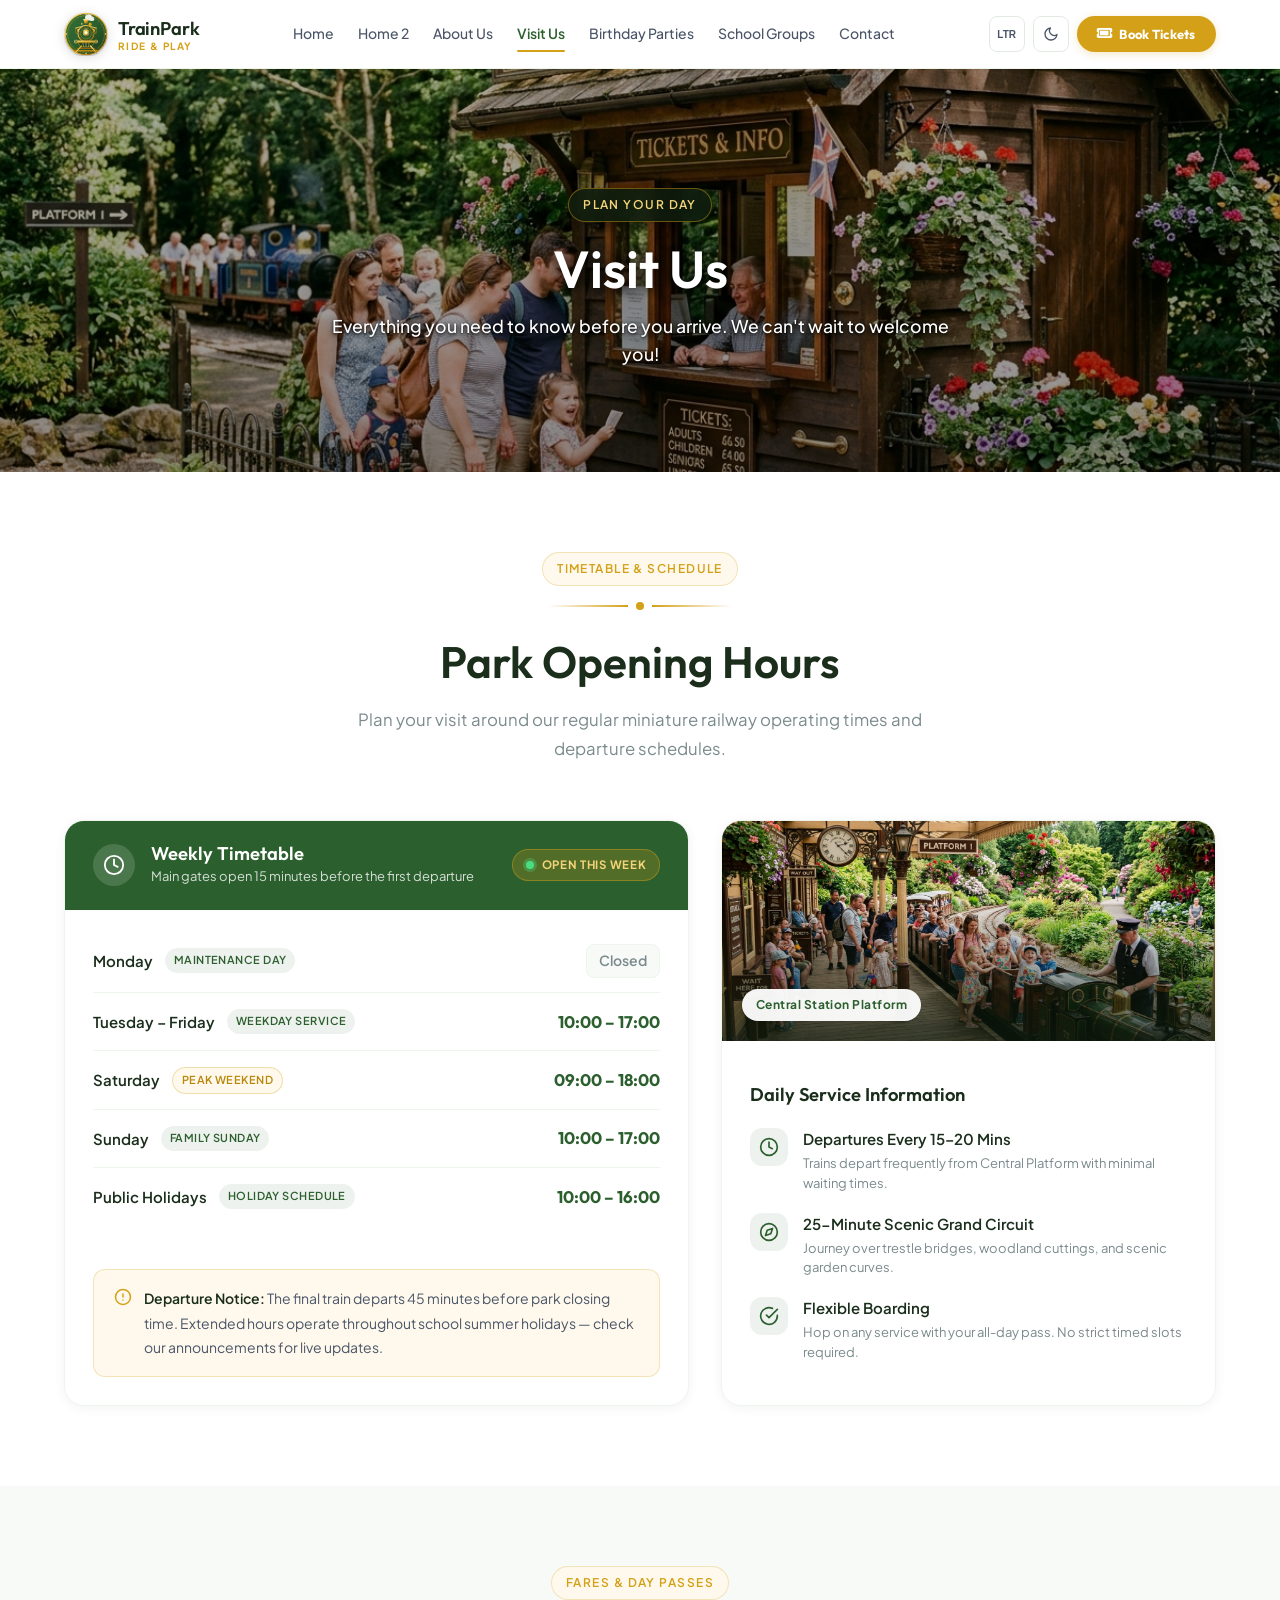
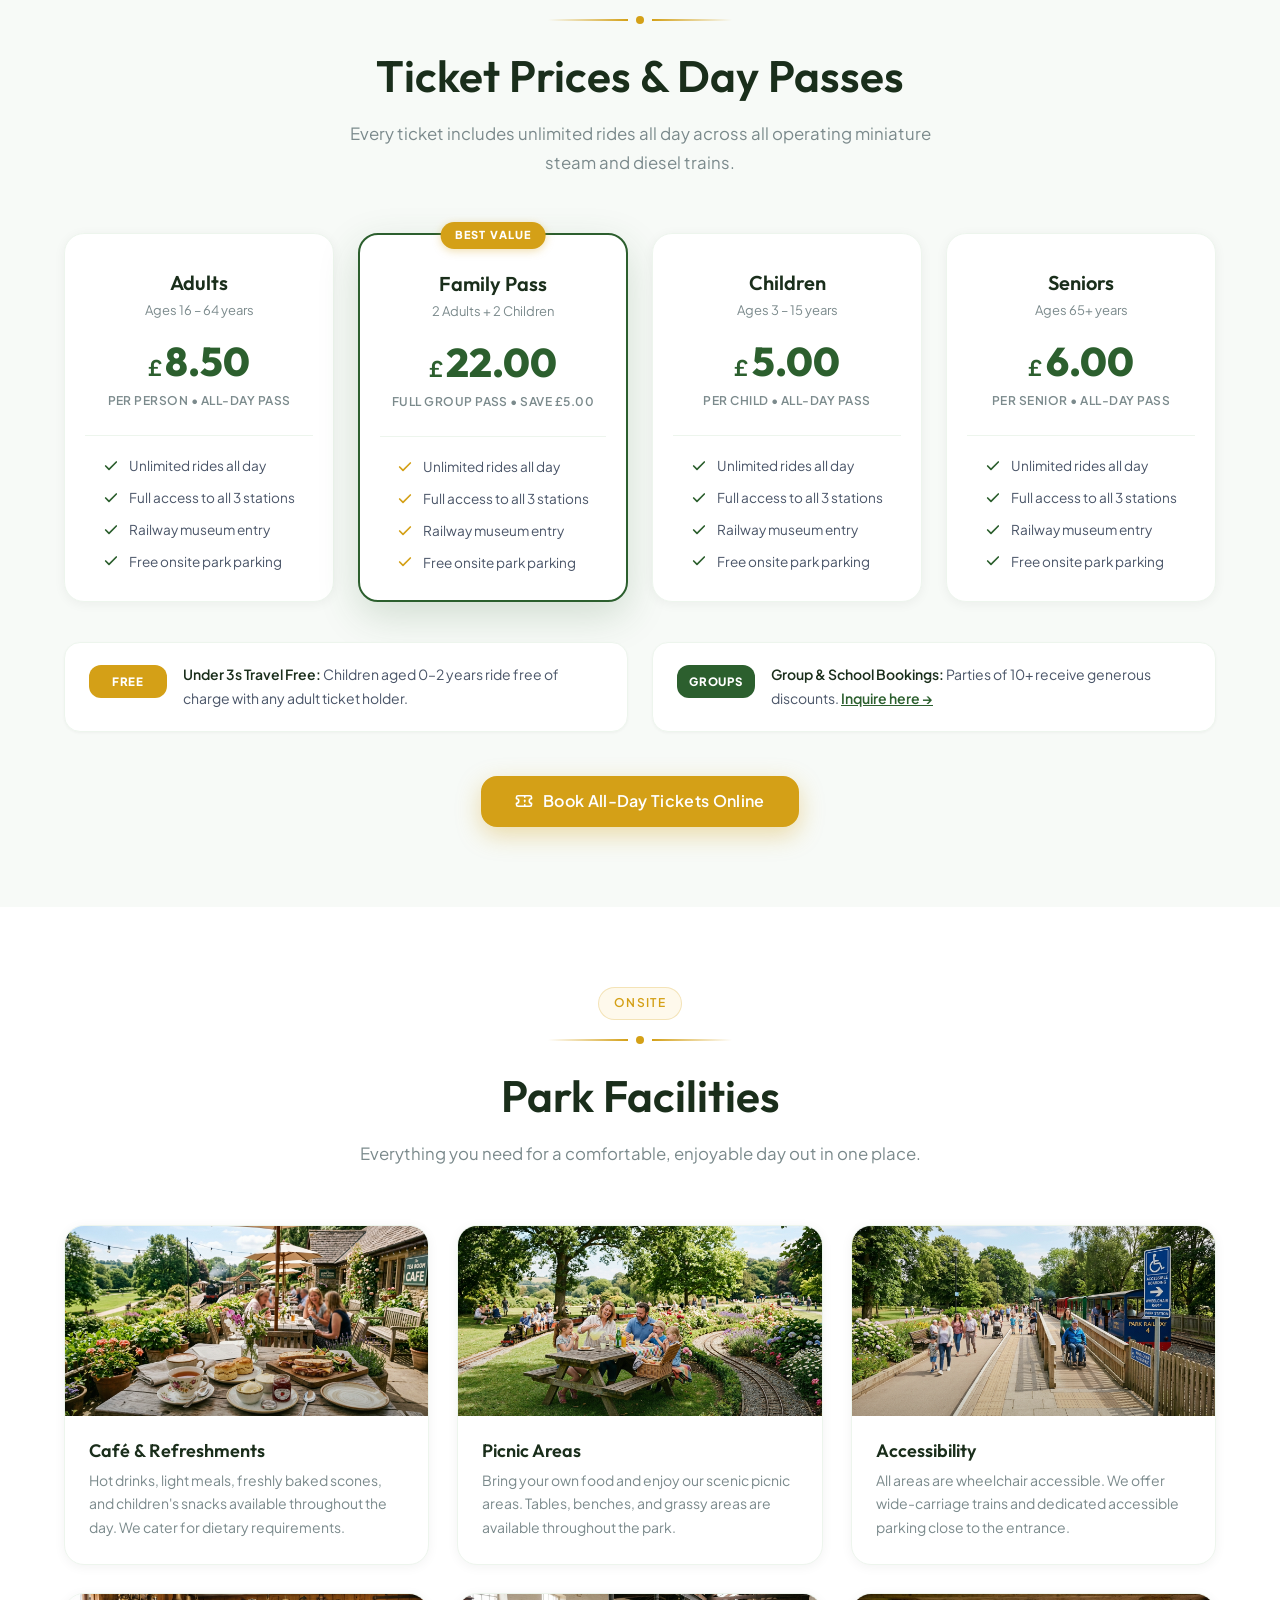
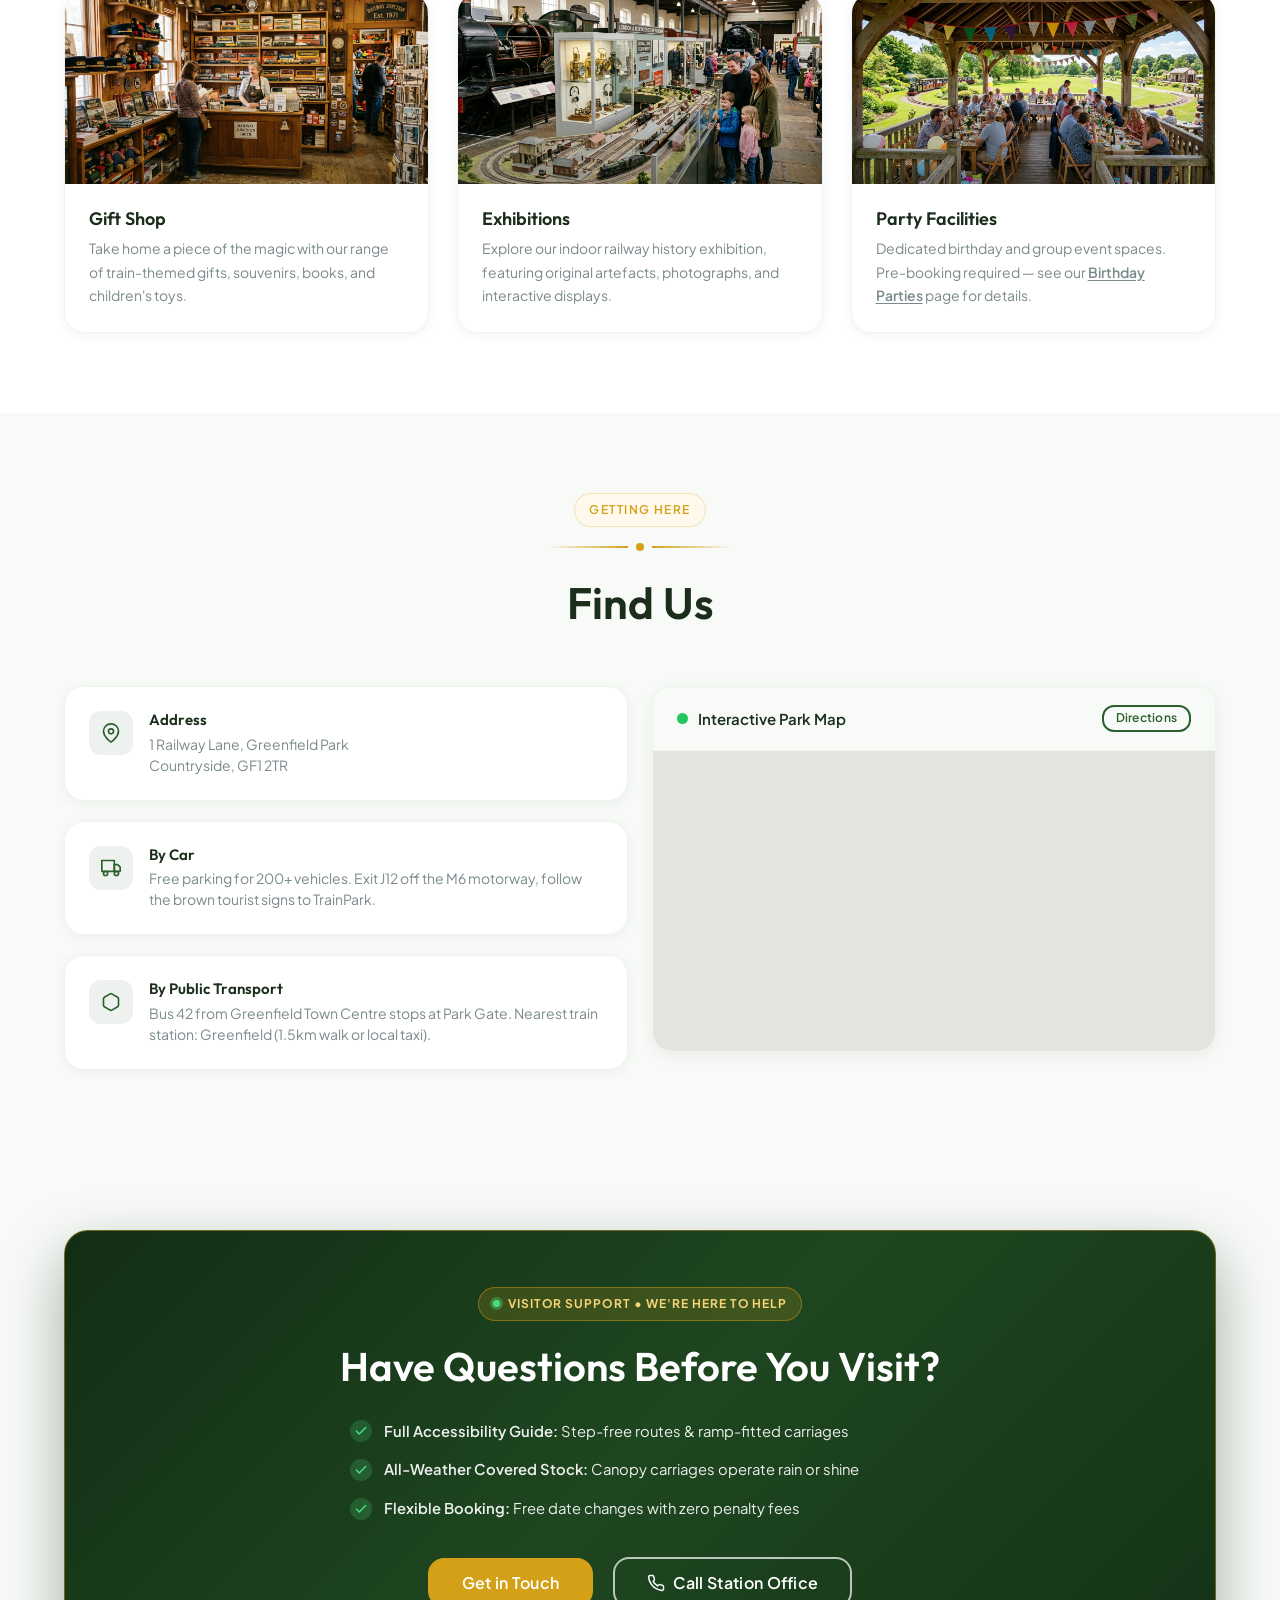
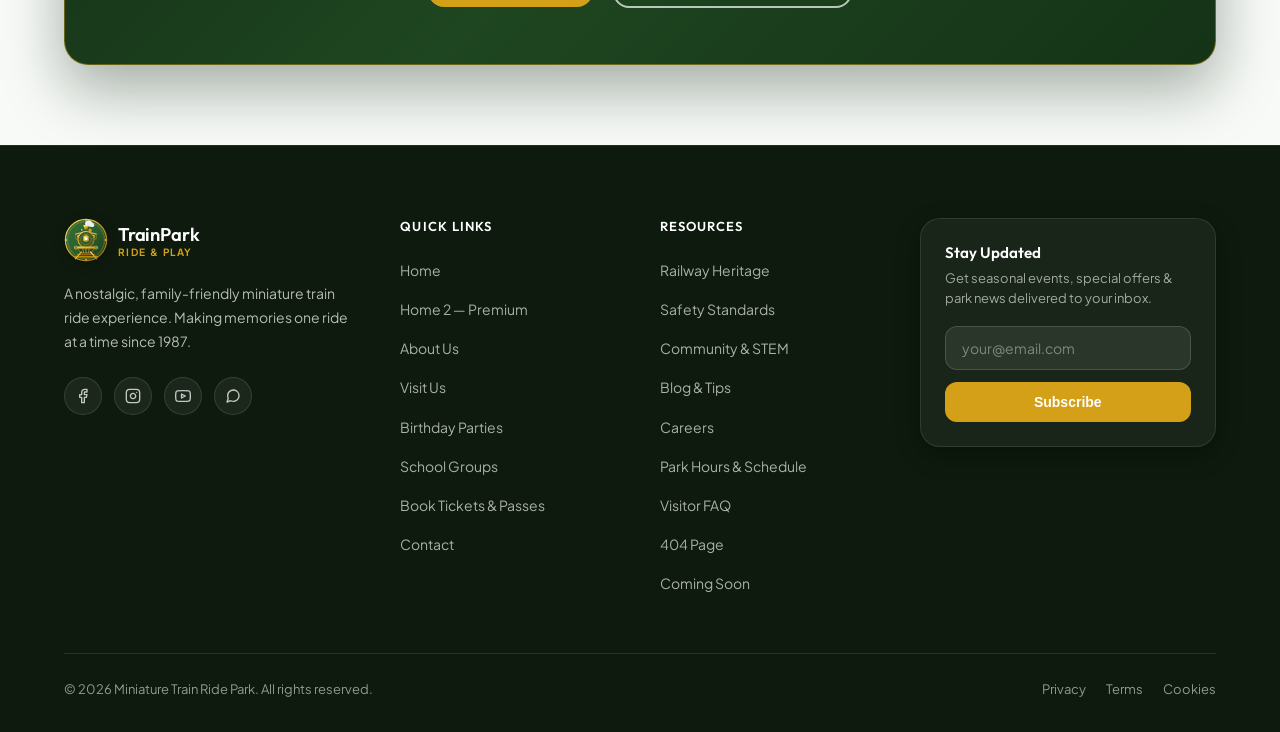
<file: visit.html>
<!DOCTYPE html>
<html lang="en">
<head>
<meta charset="UTF-8">
<meta name="viewport" content="width=device-width,initial-scale=1">
<title>Visit Us — Miniature Train Ride Park</title>
<meta name="description" content="Plan your visit to the Miniature Train Ride Park. View opening hours, ticket prices, facilities, and directions.">
<link rel="icon" href="favicon.svg" type="image/svg+xml">
  <link rel="stylesheet" href="https://cdnjs.cloudflare.com/ajax/libs/font-awesome/6.5.1/css/all.min.css">
  <link rel="stylesheet" href="style.css">
</head>
<body>
<div id="navbar-container"></div>
<section class="visit-hero" aria-label="Visit page header">
  <div class="container visit-hero-content">
    <div class="section-label" style="background:rgba(212,160,23,0.15);color:#F5D478;border-color:rgba(212,160,23,0.35);margin-bottom:1rem">Plan Your Day</div>
    <h1>Visit Us</h1>
    <p>Everything you need to know before you arrive. We can't wait to welcome you!</p>
  </div>
</section>

<section class="section" id="hours" aria-labelledby="hoursHeading">
  <div class="container">
    <div class="section-header">
      <div class="section-label">Timetable &amp; Schedule</div>
      <div class="track-divider"><div class="track-dot"></div></div>
      <h2 class="section-title" id="hoursHeading">Park Opening Hours</h2>
      <p class="section-desc">Plan your visit around our regular miniature railway operating times and departure schedules.</p>
    </div>

    <div class="hours-feature-layout">
      <!-- Full Weekly Timetable Card -->
      <div class="hours-card-full anim-fade-up">
        <div class="hours-card-header">
          <div class="hours-header-info">
            <div class="hours-icon-badge" aria-hidden="true">
              <svg xmlns="http://www.w3.org/2000/svg" width="22" height="22" viewBox="0 0 24 24" fill="none" stroke="currentColor" stroke-width="2" stroke-linecap="round" stroke-linejoin="round"><circle cx="12" cy="12" r="10"/><polyline points="12 6 12 12 16 14"/></svg>
            </div>
            <div>
              <h3>Weekly Timetable</h3>
              <p>Main gates open 15 minutes before the first departure</p>
            </div>
          </div>
          <div class="hours-status-badge">
            <span class="status-indicator-dot" aria-hidden="true"></span>
            <span>Open This Week</span>
          </div>
        </div>

        <div class="hours-schedule-list">
          <div class="hours-row closed-day">
            <div class="hours-day-info">
              <span class="hours-day">Monday</span>
              <span class="hours-tag">Maintenance Day</span>
            </div>
            <span class="hours-closed">Closed</span>
          </div>
          <div class="hours-row">
            <div class="hours-day-info">
              <span class="hours-day">Tuesday – Friday</span>
              <span class="hours-tag">Weekday Service</span>
            </div>
            <span class="hours-time">10:00 – 17:00</span>
          </div>
          <div class="hours-row highlight-day">
            <div class="hours-day-info">
              <span class="hours-day">Saturday</span>
              <span class="hours-tag popular">Peak Weekend</span>
            </div>
            <span class="hours-time">09:00 – 18:00</span>
          </div>
          <div class="hours-row">
            <div class="hours-day-info">
              <span class="hours-day">Sunday</span>
              <span class="hours-tag">Family Sunday</span>
            </div>
            <span class="hours-time">10:00 – 17:00</span>
          </div>
          <div class="hours-row">
            <div class="hours-day-info">
              <span class="hours-day">Public Holidays</span>
              <span class="hours-tag">Holiday Schedule</span>
            </div>
            <span class="hours-time">10:00 – 16:00</span>
          </div>
        </div>

        <div class="hours-card-footer">
          <div class="notice-box">
            <svg xmlns="http://www.w3.org/2000/svg" width="18" height="18" viewBox="0 0 24 24" fill="none" stroke="var(--secondary)" stroke-width="2" stroke-linecap="round" stroke-linejoin="round" style="flex-shrink:0;margin-top:2px"><circle cx="12" cy="12" r="10"/><line x1="12" y1="8" x2="12" y2="12"/><line x1="12" y1="16" x2="12.01" y2="16"/></svg>
            <p><strong>Departure Notice:</strong> The final train departs 45 minutes before park closing time. Extended hours operate throughout school summer holidays — check our announcements for live updates.</p>
          </div>
        </div>
      </div>

      <!-- Station Platform & Service Highlights -->
      <div class="hours-station-card anim-fade-up delay-1">
        <div class="station-card-image-wrap">
          <img src="assets/images/visit_central_platform_1791509252855.jpg" alt="TrainPark Central Station Platform with passengers boarding miniature train" class="station-card-img" loading="lazy" />
          <div class="station-card-overlay">
            <span class="station-badge">Central Station Platform</span>
          </div>
        </div>
        <div class="station-card-body">
          <h4 class="station-title">Daily Service Information</h4>
          <div class="station-perks-list">
            <div class="station-perk">
              <div class="perk-icon" aria-hidden="true">
                <svg xmlns="http://www.w3.org/2000/svg" width="20" height="20" viewBox="0 0 24 24" fill="none" stroke="currentColor" stroke-width="2" stroke-linecap="round" stroke-linejoin="round"><circle cx="12" cy="12" r="10"/><polyline points="12 6 12 12 16 14"/></svg>
              </div>
              <div>
                <strong>Departures Every 15–20 Mins</strong>
                <p>Trains depart frequently from Central Platform with minimal waiting times.</p>
              </div>
            </div>
            <div class="station-perk">
              <div class="perk-icon" aria-hidden="true">
                <svg xmlns="http://www.w3.org/2000/svg" width="20" height="20" viewBox="0 0 24 24" fill="none" stroke="currentColor" stroke-width="2" stroke-linecap="round" stroke-linejoin="round"><circle cx="12" cy="12" r="10"/><polygon points="16.24 7.76 14.12 14.12 7.76 16.24 9.88 9.88 16.24 7.76"/></svg>
              </div>
              <div>
                <strong>25-Minute Scenic Grand Circuit</strong>
                <p>Journey over trestle bridges, woodland cuttings, and scenic garden curves.</p>
              </div>
            </div>
            <div class="station-perk">
              <div class="perk-icon" aria-hidden="true">
                <svg xmlns="http://www.w3.org/2000/svg" width="20" height="20" viewBox="0 0 24 24" fill="none" stroke="currentColor" stroke-width="2" stroke-linecap="round" stroke-linejoin="round"><path d="M22 11.08V12a10 10 0 1 1-5.93-9.14"/><polyline points="22 4 12 14.01 9 11.01"/></svg>
              </div>
              <div>
                <strong>Flexible Boarding</strong>
                <p>Hop on any service with your all-day pass. No strict timed slots required.</p>
              </div>
            </div>
          </div>
        </div>
      </div>
    </div>
  </div>
</section>

<section class="section section-alt" id="tickets" aria-labelledby="ticketsHeading">
  <div class="container">
    <div class="section-header">
      <div class="section-label">Fares &amp; Day Passes</div>
      <div class="track-divider"><div class="track-dot"></div></div>
      <h2 class="section-title" id="ticketsHeading">Ticket Prices &amp; Day Passes</h2>
      <p class="section-desc">Every ticket includes unlimited rides all day across all operating miniature steam and diesel trains.</p>
    </div>

    <!-- 4-Card Pricing Grid -->
    <div class="pricing-cards-grid">
      <!-- Adults -->
      <div class="pricing-card anim-fade-up delay-1">
        <div class="pricing-card-header">
          <span class="pricing-type">Adults</span>
          <span class="pricing-sub">Ages 16 – 64 years</span>
          <div class="pricing-amount">
            <span class="currency">£</span><span class="price-val">8.50</span>
          </div>
          <span class="pricing-per">Per Person &bull; All-Day Pass</span>
        </div>
        <div class="pricing-card-body">
          <ul class="pricing-perks">
            <li>
              <svg xmlns="http://www.w3.org/2000/svg" width="16" height="16" viewBox="0 0 24 24" fill="none" stroke="currentColor" stroke-width="2.5" stroke-linecap="round" stroke-linejoin="round"><polyline points="20 6 9 17 4 12"/></svg>
              <span>Unlimited rides all day</span>
            </li>
            <li>
              <svg xmlns="http://www.w3.org/2000/svg" width="16" height="16" viewBox="0 0 24 24" fill="none" stroke="currentColor" stroke-width="2.5" stroke-linecap="round" stroke-linejoin="round"><polyline points="20 6 9 17 4 12"/></svg>
              <span>Full access to all 3 stations</span>
            </li>
            <li>
              <svg xmlns="http://www.w3.org/2000/svg" width="16" height="16" viewBox="0 0 24 24" fill="none" stroke="currentColor" stroke-width="2.5" stroke-linecap="round" stroke-linejoin="round"><polyline points="20 6 9 17 4 12"/></svg>
              <span>Railway museum entry</span>
            </li>
            <li>
              <svg xmlns="http://www.w3.org/2000/svg" width="16" height="16" viewBox="0 0 24 24" fill="none" stroke="currentColor" stroke-width="2.5" stroke-linecap="round" stroke-linejoin="round"><polyline points="20 6 9 17 4 12"/></svg>
              <span>Free onsite park parking</span>
            </li>
          </ul>
        </div>
      </div>

      <!-- Family Pass (Featured) -->
      <div class="pricing-card featured anim-fade-up delay-2">
        <div class="featured-ribbon">Best Value</div>
        <div class="pricing-card-header">
          <span class="pricing-type">Family Pass</span>
          <span class="pricing-sub">2 Adults + 2 Children</span>
          <div class="pricing-amount">
            <span class="currency">£</span><span class="price-val">22.00</span>
          </div>
          <span class="pricing-per">Full Group Pass &bull; Save £5.00</span>
        </div>
        <div class="pricing-card-body">
          <ul class="pricing-perks">
            <li>
              <svg xmlns="http://www.w3.org/2000/svg" width="16" height="16" viewBox="0 0 24 24" fill="none" stroke="currentColor" stroke-width="2.5" stroke-linecap="round" stroke-linejoin="round"><polyline points="20 6 9 17 4 12"/></svg>
              <span>Unlimited rides all day</span>
            </li>
            <li>
              <svg xmlns="http://www.w3.org/2000/svg" width="16" height="16" viewBox="0 0 24 24" fill="none" stroke="currentColor" stroke-width="2.5" stroke-linecap="round" stroke-linejoin="round"><polyline points="20 6 9 17 4 12"/></svg>
              <span>Full access to all 3 stations</span>
            </li>
            <li>
              <svg xmlns="http://www.w3.org/2000/svg" width="16" height="16" viewBox="0 0 24 24" fill="none" stroke="currentColor" stroke-width="2.5" stroke-linecap="round" stroke-linejoin="round"><polyline points="20 6 9 17 4 12"/></svg>
              <span>Railway museum entry</span>
            </li>
            <li>
              <svg xmlns="http://www.w3.org/2000/svg" width="16" height="16" viewBox="0 0 24 24" fill="none" stroke="currentColor" stroke-width="2.5" stroke-linecap="round" stroke-linejoin="round"><polyline points="20 6 9 17 4 12"/></svg>
              <span>Free onsite park parking</span>
            </li>
          </ul>
        </div>
      </div>

      <!-- Children -->
      <div class="pricing-card anim-fade-up delay-3">
        <div class="pricing-card-header">
          <span class="pricing-type">Children</span>
          <span class="pricing-sub">Ages 3 – 15 years</span>
          <div class="pricing-amount">
            <span class="currency">£</span><span class="price-val">5.00</span>
          </div>
          <span class="pricing-per">Per Child &bull; All-Day Pass</span>
        </div>
        <div class="pricing-card-body">
          <ul class="pricing-perks">
            <li>
              <svg xmlns="http://www.w3.org/2000/svg" width="16" height="16" viewBox="0 0 24 24" fill="none" stroke="currentColor" stroke-width="2.5" stroke-linecap="round" stroke-linejoin="round"><polyline points="20 6 9 17 4 12"/></svg>
              <span>Unlimited rides all day</span>
            </li>
            <li>
              <svg xmlns="http://www.w3.org/2000/svg" width="16" height="16" viewBox="0 0 24 24" fill="none" stroke="currentColor" stroke-width="2.5" stroke-linecap="round" stroke-linejoin="round"><polyline points="20 6 9 17 4 12"/></svg>
              <span>Full access to all 3 stations</span>
            </li>
            <li>
              <svg xmlns="http://www.w3.org/2000/svg" width="16" height="16" viewBox="0 0 24 24" fill="none" stroke="currentColor" stroke-width="2.5" stroke-linecap="round" stroke-linejoin="round"><polyline points="20 6 9 17 4 12"/></svg>
              <span>Railway museum entry</span>
            </li>
            <li>
              <svg xmlns="http://www.w3.org/2000/svg" width="16" height="16" viewBox="0 0 24 24" fill="none" stroke="currentColor" stroke-width="2.5" stroke-linecap="round" stroke-linejoin="round"><polyline points="20 6 9 17 4 12"/></svg>
              <span>Free onsite park parking</span>
            </li>
          </ul>
        </div>
      </div>

      <!-- Seniors -->
      <div class="pricing-card anim-fade-up delay-4">
        <div class="pricing-card-header">
          <span class="pricing-type">Seniors</span>
          <span class="pricing-sub">Ages 65+ years</span>
          <div class="pricing-amount">
            <span class="currency">£</span><span class="price-val">6.00</span>
          </div>
          <span class="pricing-per">Per Senior &bull; All-Day Pass</span>
        </div>
        <div class="pricing-card-body">
          <ul class="pricing-perks">
            <li>
              <svg xmlns="http://www.w3.org/2000/svg" width="16" height="16" viewBox="0 0 24 24" fill="none" stroke="currentColor" stroke-width="2.5" stroke-linecap="round" stroke-linejoin="round"><polyline points="20 6 9 17 4 12"/></svg>
              <span>Unlimited rides all day</span>
            </li>
            <li>
              <svg xmlns="http://www.w3.org/2000/svg" width="16" height="16" viewBox="0 0 24 24" fill="none" stroke="currentColor" stroke-width="2.5" stroke-linecap="round" stroke-linejoin="round"><polyline points="20 6 9 17 4 12"/></svg>
              <span>Full access to all 3 stations</span>
            </li>
            <li>
              <svg xmlns="http://www.w3.org/2000/svg" width="16" height="16" viewBox="0 0 24 24" fill="none" stroke="currentColor" stroke-width="2.5" stroke-linecap="round" stroke-linejoin="round"><polyline points="20 6 9 17 4 12"/></svg>
              <span>Railway museum entry</span>
            </li>
            <li>
              <svg xmlns="http://www.w3.org/2000/svg" width="16" height="16" viewBox="0 0 24 24" fill="none" stroke="currentColor" stroke-width="2.5" stroke-linecap="round" stroke-linejoin="round"><polyline points="20 6 9 17 4 12"/></svg>
              <span>Free onsite park parking</span>
            </li>
          </ul>
        </div>
      </div>
    </div>

    <!-- Special Admission & Group Badges -->
    <div class="ticket-bottom-bar anim-fade-up delay-3">
      <div class="ticket-special-pill">
        <div class="pill-badge">FREE</div>
        <div>
          <strong>Under 3s Travel Free:</strong> Children aged 0–2 years ride free of charge with any adult ticket holder.
        </div>
      </div>
      <div class="ticket-special-pill">
        <div class="pill-badge secondary-badge">GROUPS</div>
        <div>
          <strong>Group &amp; School Bookings:</strong> Parties of 10+ receive generous discounts. <a href="contact.html" style="color:var(--primary);font-weight:600;text-decoration:underline;">Inquire here &rarr;</a>
        </div>
      </div>
    </div>

    <!-- Online Booking Direct CTA -->
    <div style="text-align:center;margin-top:2.75rem;" class="anim-fade-up delay-4">
      <a href="tickets.html" class="btn btn-secondary btn-lg" style="box-shadow:0 8px 24px rgba(212,160,23,0.35);display:inline-flex;align-items:center;gap:0.6rem;">
        <svg xmlns="http://www.w3.org/2000/svg" width="18" height="18" viewBox="0 0 24 24" fill="none" stroke="currentColor" stroke-width="2.2" stroke-linecap="round" stroke-linejoin="round" aria-hidden="true"><path d="M2 9a3 3 0 0 1 0 6v2a2 2 0 0 0 2 2h16a2 2 0 0 0 2-2v-2a3 3 0 0 1 0-6V7a2 2 0 0 0-2-2H4a2 2 0 0 0-2 2Z"/><path d="M13 5v2"/><path d="M13 17v2"/><path d="M13 11v2"/></svg>
        <span>Book All-Day Tickets Online</span>
      </a>
    </div>
  </div>
</section>

<section class="section" id="facilities" aria-labelledby="facilitiesHeading">
  <div class="container">
    <div class="section-header">
      <div class="section-label">Onsite</div>
      <div class="track-divider"><div class="track-dot"></div></div>
      <h2 class="section-title" id="facilitiesHeading">Park Facilities</h2>
      <p class="section-desc">Everything you need for a comfortable, enjoyable day out in one place.</p>
    </div>
    <div class="grid-3">
      <!-- Facility 1: Café & Refreshments -->
      <div class="benefit-card benefit-card-img anim-fade-up delay-1">
        <div class="benefit-img-wrap">
          <img src="assets/images/facility_cafe_tea_room_1791511161596.jpg" alt="Park tea room outdoor cafe patio with tea and scones" class="benefit-img" loading="lazy">
        </div>
        <div class="benefit-body">
          <div class="benefit-title">Café &amp; Refreshments</div>
          <p class="benefit-desc">Hot drinks, light meals, freshly baked scones, and children's snacks available throughout the day. We cater for dietary requirements.</p>
        </div>
      </div>

      <!-- Facility 2: Picnic Areas -->
      <div class="benefit-card benefit-card-img anim-fade-up delay-2">
        <div class="benefit-img-wrap">
          <img src="assets/images/facility_picnic_areas_1791511197295.jpg" alt="Scenic picnic lawns with timber tables and garden railway view" class="benefit-img" loading="lazy">
        </div>
        <div class="benefit-body">
          <div class="benefit-title">Picnic Areas</div>
          <p class="benefit-desc">Bring your own food and enjoy our scenic picnic areas. Tables, benches, and grassy areas are available throughout the park.</p>
        </div>
      </div>

      <!-- Facility 3: Accessibility -->
      <div class="benefit-card benefit-card-img anim-fade-up delay-3">
        <div class="benefit-img-wrap">
          <img src="assets/images/facility_accessibility_1791511236272.jpg" alt="Step-free accessible platform, wheelchair ramps and paved walkways" class="benefit-img" loading="lazy">
        </div>
        <div class="benefit-body">
          <div class="benefit-title">Accessibility</div>
          <p class="benefit-desc">All areas are wheelchair accessible. We offer wide-carriage trains and dedicated accessible parking close to the entrance.</p>
        </div>
      </div>
      <!-- Facility 4: Gift Shop -->
      <div class="benefit-card benefit-card-img anim-fade-up delay-4">
        <div class="benefit-img-wrap">
          <img src="assets/images/facility_gift_shop_1791511802267.jpg" alt="Railway gift shop and souvenir store with model trains and books" class="benefit-img" loading="lazy">
        </div>
        <div class="benefit-body">
          <div class="benefit-title">Gift Shop</div>
          <p class="benefit-desc">Take home a piece of the magic with our range of train-themed gifts, souvenirs, books, and children's toys.</p>
        </div>
      </div>

      <!-- Facility 5: Exhibitions -->
      <div class="benefit-card benefit-card-img anim-fade-up delay-5">
        <div class="benefit-img-wrap">
          <img src="assets/images/facility_railway_exhibition_1791511850689.jpg" alt="Indoor railway history exhibition hall and model train layout" class="benefit-img" loading="lazy">
        </div>
        <div class="benefit-body">
          <div class="benefit-title">Exhibitions</div>
          <p class="benefit-desc">Explore our indoor railway history exhibition, featuring original artefacts, photographs, and interactive displays.</p>
        </div>
      </div>

      <!-- Facility 6: Party Facilities -->
      <div class="benefit-card benefit-card-img anim-fade-up delay-1">
        <div class="benefit-img-wrap">
          <img src="assets/images/facility_party_events_1791511894684.jpg" alt="Private decorated party pavilion gazebo with banquet tables" class="benefit-img" loading="lazy">
        </div>
        <div class="benefit-body">
          <div class="benefit-title">Party Facilities</div>
          <p class="benefit-desc">Dedicated birthday and group event spaces. Pre-booking required — see our <a href="birthday.html">Birthday Parties</a> page for details.</p>
        </div>
      </div>
    </div>
  </div>
</section>

<section class="section section-alt" id="map" aria-labelledby="gettingHereHeading">
  <div class="container">
    <div class="section-header">
      <div class="section-label">Getting Here</div>
      <div class="track-divider"><div class="track-dot"></div></div>
      <h2 class="section-title" id="gettingHereHeading">Find Us</h2>
    </div>
    <div class="grid-2">
      <div>
        <div class="contact-info-stack">
          <div class="contact-info-card">
            <div class="contact-icon-wrap"><svg xmlns="http://www.w3.org/2000/svg" width="20" height="20" viewBox="0 0 24 24" fill="none" stroke="currentColor" stroke-width="2" stroke-linecap="round" stroke-linejoin="round"><path d="M21 10c0 7-9 13-9 13s-9-6-9-13a9 9 0 0 1 18 0z"/><circle cx="12" cy="10" r="3"/></svg></div>
            <div>
              <div class="contact-info-title">Address</div>
              <div class="contact-info-detail">1 Railway Lane, Greenfield Park<br>Countryside, GF1 2TR</div>
            </div>
          </div>
          <div class="contact-info-card">
            <div class="contact-icon-wrap"><svg xmlns="http://www.w3.org/2000/svg" width="20" height="20" viewBox="0 0 24 24" fill="none" stroke="currentColor" stroke-width="2" stroke-linecap="round" stroke-linejoin="round"><rect x="1" y="3" width="15" height="13"/><polygon points="16 8 20 8 23 11 23 16 16 16 16 8"/><circle cx="5.5" cy="18.5" r="2.5"/><circle cx="18.5" cy="18.5" r="2.5"/></svg></div>
            <div>
              <div class="contact-info-title">By Car</div>
              <div class="contact-info-detail">Free parking for 200+ vehicles. Exit J12 off the M6 motorway, follow the brown tourist signs to TrainPark.</div>
            </div>
          </div>
          <div class="contact-info-card">
            <div class="contact-icon-wrap"><svg xmlns="http://www.w3.org/2000/svg" width="20" height="20" viewBox="0 0 24 24" fill="none" stroke="currentColor" stroke-width="2" stroke-linecap="round" stroke-linejoin="round"><path d="M21 16V8a2 2 0 0 0-1-1.73l-7-4a2 2 0 0 0-2 0l-7 4A2 2 0 0 0 3 8v8a2 2 0 0 0 1 1.73l7 4a2 2 0 0 0 2 0l7-4A2 2 0 0 0 21 16z"/></svg></div>
            <div>
              <div class="contact-info-title">By Public Transport</div>
              <div class="contact-info-detail">Bus 42 from Greenfield Town Centre stops at Park Gate. Nearest train station: Greenfield (1.5km walk or local taxi).</div>
            </div>
          </div>
        </div>
      </div>
      <div>
        <div class="live-map-card" style="margin-bottom:0;">
          <div class="live-map-header">
            <div style="display:flex;align-items:center;gap:0.625rem;">
              <div class="live-map-pulse-dot" title="Live Location"></div>
              <span style="font-weight:600;font-size:0.9375rem;color:var(--text-heading);">Interactive Park Map</span>
            </div>
            <a href="https://maps.google.com/?q=52.48,-1.89" target="_blank" rel="noopener noreferrer" class="btn btn-outline btn-sm" style="font-size:0.75rem;padding:0.35rem 0.75rem;">
              Directions
            </a>
          </div>
          <div class="live-map-container" style="height:300px;">
            <iframe 
              title="TrainPark Map"
              src="https://www.openstreetmap.org/export/embed.html?bbox=-1.925%2C52.465%2C-1.855%2C52.495&amp;layer=mapnik&amp;marker=52.4800%2C-1.8900" 
              width="100%" 
              height="300" 
              style="border:0;display:block;width:100%;height:300px;" 
              loading="lazy"
              allowfullscreen>
            </iframe>
          </div>
        </div>
      </div>
    </div>
  </div>
</section>

<!-- VISIT US CTA SECTION (CENTERED CONTENT) -->
<section class="visit-cta-section" aria-labelledby="visitCtaHeading">
  <div class="container">
    <div class="visit-cta-card">
      <div class="visit-cta-grid">
        <!-- Centered Content Column -->
        <div class="visit-cta-content anim-fade-up">
          <div class="visit-cta-badge">
            <span class="party-badge-dot" aria-hidden="true"></span>
            Visitor Support • We're Here to Help
          </div>
          <h2 class="visit-cta-title" id="visitCtaHeading">Have Questions Before You Visit?</h2>

          <div class="visit-cta-highlights">
            <div class="visit-highlight-item">
              <span class="visit-highlight-icon">
                <svg xmlns="http://www.w3.org/2000/svg" width="14" height="14" viewBox="0 0 24 24" fill="none" stroke="currentColor" stroke-width="2.5" stroke-linecap="round" stroke-linejoin="round"><polyline points="20 6 9 17 4 12"/></svg>
              </span>
              <span><strong>Full Accessibility Guide:</strong> Step-free routes &amp; ramp-fitted carriages</span>
            </div>
            <div class="visit-highlight-item">
              <span class="visit-highlight-icon">
                <svg xmlns="http://www.w3.org/2000/svg" width="14" height="14" viewBox="0 0 24 24" fill="none" stroke="currentColor" stroke-width="2.5" stroke-linecap="round" stroke-linejoin="round"><polyline points="20 6 9 17 4 12"/></svg>
              </span>
              <span><strong>All-Weather Covered Stock:</strong> Canopy carriages operate rain or shine</span>
            </div>
            <div class="visit-highlight-item">
              <span class="visit-highlight-icon">
                <svg xmlns="http://www.w3.org/2000/svg" width="14" height="14" viewBox="0 0 24 24" fill="none" stroke="currentColor" stroke-width="2.5" stroke-linecap="round" stroke-linejoin="round"><polyline points="20 6 9 17 4 12"/></svg>
              </span>
              <span><strong>Flexible Booking:</strong> Free date changes with zero penalty fees</span>
            </div>
          </div>

          <div class="visit-cta-actions">
            <a href="contact.html" class="btn btn-secondary btn-lg" id="visitCtaBtn">Get in Touch</a>
            <a href="tel:01234567890" class="btn btn-outline-light btn-lg" id="visitCtaCallBtn">
              <svg xmlns="http://www.w3.org/2000/svg" width="18" height="18" viewBox="0 0 24 24" fill="none" stroke="currentColor" stroke-width="2" stroke-linecap="round" stroke-linejoin="round"><path d="M22 16.92v3a2 2 0 0 1-2.18 2 19.79 19.79 0 0 1-8.63-3.07 19.5 19.5 0 0 1-6-6 19.79 19.79 0 0 1-3.07-8.67A2 2 0 0 1 4.11 2h3a2 2 0 0 1 2 1.72 12.84 12.84 0 0 0 .7 2.81 2 2 0 0 1-.45 2.11L8.09 9.91a16 16 0 0 0 6 6l1.27-1.27a2 2 0 0 1 2.11-.45 12.84 12.84 0 0 0 2.81.7A2 2 0 0 1 22 16.92z"/></svg>
              Call Station Office
            </a>
          </div>
        </div>
      </div>
    </div>
  </div>
</section>

<div id="footer-container"></div>
<script src="components.js"></script>
<script>
document.addEventListener('DOMContentLoaded', () => {
  initComponents('visit.html');
  initScrollAnimations();
  
});
</script>
</body>
</html>
</file>
<file: style.css>
/* ===== MINIATURE TRAIN RIDE PARK === */
@import url('https://fonts.googleapis.com/css2?family=Outfit:wght@400;500;600;700;800&family=Plus+Jakarta+Sans:wght@400;500;600;700&display=swap');
:root{--primary:#2C5F2E;--primary-hover:#245028;--primary-light:#EEF5EE;--primary-glow:rgba(44,95,46,0.25);--primary-subtle:rgba(44,95,46,0.08);--secondary:#D4A017;--secondary-hover:#B8860B;--secondary-light:#FEF9EC;--text-heading:#1A2E1B;--text-body:#4A5568;--text-muted:#7B8A8C;--bg-body:#FFFFFF;--bg-surface:#F7FAF7;--bg-card:#FFFFFF;--bg-warm:#FFFBF0;--border-default:#E2EAE2;--border-light:#EDF5ED;--shadow-sm:0 1px 3px rgba(0,0,0,0.04);--shadow-md:0 4px 16px rgba(0,0,0,0.06);--shadow-lg:0 12px 40px rgba(0,0,0,0.08);--shadow-xl:0 24px 64px rgba(0,0,0,0.10);--shadow-card:0 2px 12px rgba(0,0,0,0.05);--shadow-card-hover:0 12px 36px rgba(44,95,46,0.14),0 4px 12px rgba(0,0,0,0.06);--font-heading:'Outfit',-apple-system,BlinkMacSystemFont,sans-serif;--font-body:'Plus Jakarta Sans',-apple-system,BlinkMacSystemFont,sans-serif;--radius-sm:0.5rem;--radius-md:0.75rem;--radius-lg:1rem;--radius-xl:1.25rem;--radius-2xl:1.5rem;--radius-full:9999px;--transition-fast:all 0.2s cubic-bezier(0.4,0,0.2,1);--transition-smooth:all 0.35s cubic-bezier(0.4,0,0.2,1);--transition-premium:all 0.5s cubic-bezier(0.16,1,0.3,1);--gutter-x:1.5rem;}
.dark{--text-heading:#F5F7F5;--text-body:#D1DCD1;--text-muted:#98AB98;--bg-body:#0E100E;--bg-surface:#141714;--bg-card:#1C201C;--bg-warm:#161916;--border-default:#2A302A;--border-light:#202420;--primary-light:rgba(44,95,46,0.25);--primary-subtle:rgba(74,222,128,0.12);--secondary-light:rgba(212,160,23,0.12);--shadow-sm:0 1px 3px rgba(0,0,0,0.3);--shadow-md:0 4px 16px rgba(0,0,0,0.4);--shadow-lg:0 12px 40px rgba(0,0,0,0.5);--shadow-xl:0 24px 64px rgba(0,0,0,0.6);--shadow-card:0 2px 12px rgba(0,0,0,0.3);--shadow-card-hover:0 12px 36px rgba(74,222,128,0.15),0 4px 12px rgba(0,0,0,0.4);}
*,*::before,*::after{margin:0;padding:0;box-sizing:border-box;}
html{scroll-behavior:smooth;-webkit-font-smoothing:antialiased;overflow-x:clip;}
section[id],div[id]{scroll-margin-top:80px;}
body{font-family:var(--font-body);font-weight:400;color:var(--text-body);background-color:var(--bg-body);line-height:1.7;transition:background-color 0.3s ease,color 0.3s ease;overflow-x:clip;}
img{max-width:100%;height:auto;display:block;}
a{text-decoration:none;color:inherit;transition:var(--transition-fast);}
ul,ol{list-style:none;}
/* ─── TYPOGRAPHY STANDARDS: HEADINGS 600, PARAGRAPHS 400–550 ─── */
h1,h2,h3,h4,h5,h6,
.section-title,.hero-title,.hero2-title,.page-title,
.cta-banner-title,.cta2-title,.expedition-title,.party-cta-title,
.school-cta-title,.visit-cta-title,.coming-title,.error-subtitle,
.station-title,.pricing-type,.bday-feature-title,.school-module-title,
.benefit-title,.exp-card-title,.bento-title,.season-title,.season-name,
.waypoint-title,.fleet-name,.amenity-title,.form-title,.footer-col-title,
.footer-newsletter-title,.testi-author-name,.contact-info-title,
.brand-top{
  font-family:var(--font-heading);
  font-weight:600;
  color:var(--text-heading);
  line-height:1.25;
}
h1{font-size:clamp(2.25rem,5.5vw,3.5rem);font-weight:600;}
h2{font-size:clamp(1.75rem,4vw,2.75rem);font-weight:600;}
h3{font-size:clamp(1.25rem,3vw,1.625rem);font-weight:600;}
h4{font-size:1.125rem;font-weight:600;}
h5{font-size:1rem;font-weight:600;}
h6{font-size:0.875rem;font-weight:600;}

p,.section-desc,.hero-desc,.hero2-desc,.card-desc,.feature-desc,
.text-body,.lead,.desc,.bday-feature-text,.school-module-text,
.benefit-desc,.exp-card-desc,.bento-desc,.testimonial-text,
.testi-quote-text,.cta-banner-desc,.cta2-desc,.expedition-desc,
.party-cta-desc,.school-cta-desc,.visit-cta-desc,.coming-desc,
.error-desc,.footer-brand p,.footer-newsletter-desc,.station-perk p,
.notice-box p,.step-content p,.contact-info-detail,.faq-answer p,
.hours-card-header p,.waypoint-desc,.fleet-desc,.zf-desc,
.seasons-grid .season-desc,.seasonal-grid .season-desc{
  font-family:var(--font-body);
  font-weight:400;
  line-height:1.75;
}
strong,b{font-weight:600;}
.container{width:100%;max-width:1200px;margin:0 auto;padding-left:var(--gutter-x);padding-right:var(--gutter-x);}
.journey-section,.testimonials-section,.zigzag-section,.cta2-section,.party-cta-section,.school-cta-section,.visit-cta-section,.home-expedition-cta{padding:5rem 0;}
.section{padding:5rem 0;}.section-sm{padding:3rem 0;}.section-lg{padding:7rem 0;}
.section-alt{background:var(--bg-surface);}.section-warm{background:var(--bg-warm);}
.section-label{display:inline-flex;align-items:center;gap:0.5rem;font-size:0.75rem;font-weight:600;letter-spacing:0.12em;text-transform:uppercase;color:var(--secondary);background:var(--secondary-light);border:1px solid rgba(212,160,23,0.25);padding:0.35rem 0.9rem;border-radius:var(--radius-full);margin-bottom:1rem;width:fit-content;max-width:max-content;}
.dark .section-label{background:rgba(212,160,23,0.12);}
.section-header{text-align:center;margin-bottom:3.5rem;}
.section-header .section-title{margin-bottom:1rem;}
.section-header .section-desc{max-width:600px;margin:0 auto;color:var(--text-muted);font-size:1.05rem;}
.track-divider{display:flex;align-items:center;gap:0.5rem;justify-content:center;margin-bottom:1.5rem;}
.track-divider::before{content:'';flex:1;max-width:80px;height:2px;background:linear-gradient(90deg,transparent,var(--secondary));}
.track-divider::after{content:'';flex:1;max-width:80px;height:2px;background:linear-gradient(90deg,var(--secondary),transparent);}
.track-dot{width:8px;height:8px;border-radius:50%;background:var(--secondary);}
.btn{display:inline-flex;align-items:center;justify-content:center;gap:0.5rem;font-family:var(--font-body);font-weight:600;font-size:0.875rem;letter-spacing:0.02em;line-height:1;padding:0.75rem 1.5rem;border-radius:var(--radius-md);border:2px solid transparent;cursor:pointer;transition:var(--transition-smooth);text-decoration:none;white-space:nowrap;}
.btn-primary{background:var(--primary);color:#fff;border-color:var(--primary);}
.btn-primary:hover{background:var(--primary-hover);border-color:var(--primary-hover);transform:translateY(-2px);box-shadow:0 8px 24px var(--primary-glow);}
.btn-secondary{background:var(--secondary);color:#fff;border-color:var(--secondary);}
.btn-secondary:hover{background:var(--secondary-hover);border-color:var(--secondary-hover);transform:translateY(-2px);box-shadow:0 8px 24px rgba(212,160,23,0.35);}
.btn-outline{background:transparent;color:var(--primary);border-color:var(--primary);}
.btn-outline:hover{background:var(--primary);color:#fff;transform:translateY(-2px);}
.dark .btn-outline{background:rgba(74,222,128,0.1);color:#4ADE80;border-color:rgba(74,222,128,0.45);}
.dark .btn-outline:hover{background:#4ADE80;color:#0E100E;border-color:#4ADE80;}
.btn-outline-light{background:transparent;color:#fff;border-color:rgba(255,255,255,0.7);}
.btn-outline-light:hover{background:rgba(255,255,255,0.15);border-color:#fff;transform:translateY(-2px);}
.btn-sm{padding:0.5rem 1.125rem;font-size:0.8125rem;}
.btn-lg{padding:0.9rem 2rem;font-size:1rem;border-radius:var(--radius-lg);}
.w-full{width:100%;}
/* ─── NAVBAR & MOBILE MENU ─── */
.navbar{position:fixed;top:0;left:0;right:0;z-index:1000;background:rgba(255,255,255,0.95);backdrop-filter:blur(12px);-webkit-backdrop-filter:blur(12px);border-bottom:1px solid var(--border-light);transition:var(--transition-smooth);}
.dark .navbar{background:rgba(13,26,13,0.95);border-bottom-color:var(--border-default);}
.navbar.scrolled{box-shadow:var(--shadow-md);}
.nav-inner{display:flex;align-items:center;justify-content:space-between;width:100%;max-width:1200px;margin:0 auto;padding-left:var(--gutter-x);padding-right:var(--gutter-x);height:68px;}
.nav-logo{display:flex;align-items:center;gap:0.625rem;flex-shrink:0;text-decoration:none;}
.nav-logo-img{width:44px;height:44px;object-fit:contain;flex-shrink:0;filter:drop-shadow(0 2px 6px rgba(0,0,0,0.15));transition:transform 0.3s cubic-bezier(0.16,1,0.3,1);}
.nav-logo:hover .nav-logo-img{transform:scale(1.06) rotate(-2deg);}
.nav-logo-text{display:flex;flex-direction:column;line-height:1.05;}
.brand-top{font-family:var(--font-heading);font-weight:600;font-size:1.15rem;color:var(--text-heading);letter-spacing:-0.01em;}
.dark .brand-top{color:#FFFFFF;}
.brand-bottom{font-weight:700;font-size:0.625rem;color:var(--secondary);letter-spacing:0.14em;text-transform:uppercase;margin-top:1px;}
.nav-links{display:flex;align-items:center;gap:1.5rem;}
.nav-link{font-size:0.875rem;font-weight:500;color:var(--text-body);padding:0.25rem 0;position:relative;transition:var(--transition-fast);white-space:nowrap;}
.dark .nav-link{color:rgba(255,255,255,0.72);}
.nav-link:hover,.nav-link.active{color:var(--primary);}
.dark .nav-link:hover,.dark .nav-link.active{color:#FFFFFF;}
.nav-link::after{content:'';position:absolute;bottom:-2px;left:0;width:0;height:2px;background:var(--secondary);border-radius:1px;transition:var(--transition-smooth);}
[dir="rtl"] .nav-link::after{left:auto;right:0;}
.nav-link:hover::after,.nav-link.active::after{width:100%;}
.nav-link.active{font-weight:600;}
.nav-actions{display:flex;align-items:center;gap:0.5rem;flex-shrink:0;}
.nav-cta-btn, .nav-actions .nav-cta-btn{display:inline-flex;align-items:center;justify-content:center;height:36px;gap:0.45rem;font-family:var(--font-heading);font-weight:700;font-size:0.8125rem;letter-spacing:0.02em;padding:0 1.15rem;border-radius:var(--radius-full);white-space:nowrap;text-decoration:none;box-sizing:border-box;box-shadow:0 2px 8px rgba(212,160,23,0.25);transition:var(--transition-fast);}
.nav-cta-btn:hover{box-shadow:0 4px 14px rgba(212,160,23,0.4);transform:translateY(-1px);}
.nav-cta-btn svg{flex-shrink:0;}
.nav-cta-btn i{flex-shrink:0;font-size:0.85rem;}
.nav-cta-btn span{line-height:1;display:inline-block;}
.nav-icon-btn{display:flex;align-items:center;justify-content:center;width:36px;height:36px;border-radius:var(--radius-sm);background:transparent;border:1px solid var(--border-default);color:var(--text-body);cursor:pointer;transition:var(--transition-fast);font-size:0.6875rem;font-weight:600;box-sizing:border-box;}
.nav-icon-btn:hover{background:var(--bg-surface);color:var(--primary);border-color:var(--primary);}
.dark .nav-icon-btn{color:rgba(255,255,255,0.75);border-color:var(--border-default);}
.dark .nav-icon-btn:hover{background:rgba(255,255,255,0.06);color:#FFFFFF;border-color:var(--secondary);}
.mobile-menu-btn{display:none;width:36px;height:36px;align-items:center;justify-content:center;border-radius:var(--radius-sm);background:transparent;border:1px solid var(--border-default);color:var(--text-body);cursor:pointer;transition:var(--transition-fast);box-sizing:border-box;}
.mobile-menu-btn:hover{background:var(--bg-surface);color:var(--primary);border-color:var(--primary);}
.dark .mobile-menu-btn{color:rgba(255,255,255,0.75);border-color:var(--border-default);}
.dark .mobile-menu-btn:hover{color:#FFFFFF;border-color:var(--secondary);background:rgba(255,255,255,0.06);}
.mobile-backdrop{display:none;position:fixed;inset:0;background:rgba(0,0,0,0.6);backdrop-filter:blur(6px);-webkit-backdrop-filter:blur(6px);z-index:990;top:68px;}
.mobile-backdrop.open{display:block;}
.mobile-menu{display:none;position:absolute;top:100%;left:0;right:0;background:var(--bg-card);border-bottom:1px solid var(--border-default);box-shadow:var(--shadow-xl);z-index:995;padding:1.25rem;}
.mobile-menu.open{display:block;animation:fadeInDown 0.25s cubic-bezier(0.16,1,0.3,1);}
@keyframes fadeInDown{from{opacity:0;transform:translateY(-10px);}to{opacity:1;transform:translateY(0);}}
.mob-link{display:block;padding:0.75rem 1rem;font-size:0.9375rem;font-weight:500;color:var(--text-body);border-radius:var(--radius-sm);transition:var(--transition-fast);}
.mob-link:hover,.mob-link.active{color:var(--primary);background:var(--primary-subtle);}
.dark .mob-link{color:rgba(255,255,255,0.75);}
.dark .mob-link:hover,.dark .mob-link.active{color:#FFFFFF;background:rgba(255,255,255,0.08);}
.mob-actions{padding:0.875rem 0 0.5rem;border-top:1px solid var(--border-light);margin-top:0.75rem;display:flex;flex-direction:column;gap:0.5rem;}
.dark .mob-actions{border-top-color:var(--border-default);}
.mob-toggles{display:flex;align-items:center;justify-content:center;gap:0.75rem;padding-top:0.75rem;}
.navbar-spacer{height:68px;}

/* ─── FOOTER ─── */
.footer{background:#0D1A0D;color:#fff;padding:4.5rem 0 2rem;border-top:1px solid rgba(255,255,255,0.08);position:relative;overflow:hidden;}
.dark .footer{background:#081008;border-top-color:rgba(255,255,255,0.06);}
.footer-grid{display:grid;grid-template-columns:1.35fr 1fr 1fr 1.35fr;gap:3rem 2.5rem;margin-bottom:3.5rem;align-items:start;}
.footer-brand p{margin:0 0 1.5rem;font-size:0.875rem;line-height:1.7;color:rgba(255,255,255,0.7);max-width:340px;}
.footer-logo{display:inline-flex;align-items:center;gap:0.625rem;text-decoration:none;margin-bottom:1.25rem;}
.footer-logo .brand-top{color:#fff!important;font-weight:600;}.footer-logo .brand-bottom{color:var(--secondary);}
.footer-socials{display:flex;align-items:center;gap:0.75rem;}
.footer-social-link{width:2.375rem;height:2.375rem;display:inline-flex;align-items:center;justify-content:center;border-radius:50%;background:rgba(255,255,255,0.06);border:1px solid rgba(255,255,255,0.12);color:rgba(255,255,255,0.75);transition:var(--transition-fast);text-decoration:none;}
.footer-social-link:hover{border-color:var(--secondary);color:#fff;background:rgba(212,160,23,0.25);transform:translateY(-2px);box-shadow:0 4px 14px rgba(212,160,23,0.35);}
.footer-col-title{font-family:var(--font-heading);font-weight:600;font-size:0.8125rem;letter-spacing:0.08em;text-transform:uppercase;color:#fff;margin-bottom:1.35rem;}
.footer-links{display:flex;flex-direction:column;gap:0.75rem;list-style:none;padding:0;margin:0;}
.footer-links a{color:rgba(255,255,255,0.65);font-size:0.875rem;text-decoration:none;transition:var(--transition-fast);display:inline-block;}
.footer-links a:hover{color:var(--secondary);transform:translateX(4px);}
[dir="rtl"] .footer-links a:hover{transform:translateX(-4px);}
.footer-newsletter-card{background:rgba(255,255,255,0.05);border:1px solid rgba(255,255,255,0.1);border-radius:var(--radius-xl);padding:1.5rem;box-shadow:0 8px 24px rgba(0,0,0,0.25);}
.footer-newsletter-title{font-family:var(--font-heading);font-size:0.95rem;font-weight:600;color:#fff;margin-bottom:0.35rem;}
.footer-newsletter-desc{font-size:0.8125rem;color:rgba(255,255,255,0.6);margin-bottom:1.15rem;line-height:1.55;}
.footer-newsletter-form{display:flex;flex-direction:column;gap:0.75rem;}
.footer-newsletter-input{width:100%;padding:0.75rem 1rem;border-radius:var(--radius-md);border:1px solid rgba(255,255,255,0.15);background:rgba(255,255,255,0.08);color:#fff;font-family:var(--font-body);font-size:0.875rem;outline:none;transition:var(--transition-fast);}
.footer-newsletter-input::placeholder{color:rgba(255,255,255,0.4);}
.footer-newsletter-input:focus{border-color:var(--secondary);background:rgba(255,255,255,0.12);box-shadow:0 0 0 3px rgba(212,160,23,0.25);}
.footer-newsletter-btn{width:100%;padding:0.75rem 1rem;border-radius:var(--radius-md);border:none;background:var(--secondary);color:#fff;font-weight:600;font-size:0.875rem;cursor:pointer;transition:var(--transition-fast);display:flex;align-items:center;justify-content:center;}
.footer-newsletter-btn:hover{background:var(--secondary-hover);transform:translateY(-1px);box-shadow:0 4px 14px rgba(212,160,23,0.35);}
.footer-bottom{border-top:1px solid rgba(255,255,255,0.1);padding-top:1.5rem;display:flex;align-items:center;justify-content:space-between;gap:1rem;flex-wrap:wrap;}
.footer-copyright{font-size:0.8125rem;color:rgba(255,255,255,0.55);}
.footer-bottom-links{display:flex;gap:1.25rem;}
.footer-bottom-links a{font-size:0.8125rem;color:rgba(255,255,255,0.55);transition:var(--transition-fast);}
.footer-bottom-links a:hover{color:var(--secondary);}
.hero{position:relative;min-height:calc(100vh - 68px);display:flex;flex-direction:column;justify-content:space-between;overflow:hidden;width:100%;}
.hero-slides{position:relative;flex:1 0 auto;width:100%;min-height:560px;overflow:hidden;}
.hero-slide{position:absolute;inset:0;width:100%;height:100%;opacity:0;visibility:hidden;pointer-events:none;transition:opacity 0.8s cubic-bezier(0.4,0,0.2,1), visibility 0.8s ease;display:flex;align-items:center;justify-content:center;z-index:1;}
.hero-slide.active{opacity:1;visibility:visible;pointer-events:auto;z-index:2;}
.hero-slide .hero-bg{position:absolute;inset:0;width:100%;height:100%;background-size:cover;background-position:center;filter:brightness(0.72);z-index:0;transform:scale(1.04);transition:transform 7s ease;}
.hero-slide.active .hero-bg{transform:scale(1);}
.hero-slide .hero-overlay{position:absolute;inset:0;width:100%;height:100%;background:radial-gradient(ellipse at center, rgba(13,26,13,0.18) 0%, rgba(13,26,13,0.6) 100%), linear-gradient(180deg, rgba(0,0,0,0.15) 0%, rgba(13,26,13,0.4) 100%);z-index:1;}
.hero-slide > .container{position:relative;z-index:2;width:100%;height:100%;padding-top:6.5rem;padding-bottom:5.5rem;display:flex;align-items:center;justify-content:center;}
.hero-content{color:#fff;max-width:820px;width:100%;text-align:center;margin:0 auto;display:flex;flex-direction:column;align-items:center;}
.hero-badge{display:inline-flex;align-items:center;gap:0.5rem;background:rgba(212,160,23,0.2);border:1px solid rgba(212,160,23,0.5);color:#F5D478;font-size:0.75rem;font-weight:600;letter-spacing:0.1em;text-transform:uppercase;padding:0.4rem 1rem;border-radius:var(--radius-full);margin-bottom:1.5rem;}
.hero-title{font-family:var(--font-heading);font-size:clamp(2.5rem,6vw,4rem);font-weight:600;line-height:1.15;color:#fff;margin-bottom:1.25rem;text-shadow:0 2px 16px rgba(0,0,0,0.85),0 4px 28px rgba(0,0,0,0.65);text-align:center;}
.hero-title span{color:var(--secondary);}
.hero-desc{font-size:clamp(1rem,2vw,1.2rem);color:rgba(255,255,255,0.95);margin-bottom:2.25rem;max-width:620px;margin-left:auto;margin-right:auto;font-weight:400;text-align:center;text-shadow:0 2px 10px rgba(0,0,0,0.85);}
.hero-actions{display:flex;gap:1rem;flex-wrap:wrap;justify-content:center;}
.hero-slide.active .hero-badge{animation:fadeIn 0.5s ease both;}
.hero-slide.active .hero-title{animation:fadeInUp 0.6s ease 0.1s both;}
.hero-slide.active .hero-desc{animation:fadeInUp 0.6s ease 0.2s both;}
.hero-slide.active .hero-actions{animation:fadeInUp 0.6s ease 0.3s both;}
/* Carousel Navigation Controls */
.hero-nav-arrows{position:absolute;top:50%;left:0;right:0;transform:translateY(-50%);pointer-events:none;z-index:10;display:flex;align-items:center;justify-content:space-between;padding:0 2rem;width:100%;}
.hero-nav-arrow{pointer-events:auto;width:46px;height:46px;border-radius:50%;background:rgba(255,255,255,0.15);backdrop-filter:blur(8px);-webkit-backdrop-filter:blur(8px);border:1px solid rgba(255,255,255,0.3);color:#fff;display:flex;align-items:center;justify-content:center;cursor:pointer;transition:var(--transition-fast);box-shadow:0 4px 16px rgba(0,0,0,0.3);}
.hero-nav-arrow:hover{background:rgba(255,255,255,0.3);border-color:#fff;transform:scale(1.1);}
@media(max-width:768px){.hero-nav-arrows{display:none;}}
/* Carousel Dots & Progress */
.hero-dots{position:absolute;bottom:1.75rem;left:50%;transform:translateX(-50%);z-index:10;display:flex;gap:0.75rem;align-items:center;}
.hero-dot{width:32px;height:6px;border-radius:var(--radius-full);background:rgba(255,255,255,0.3);border:none;cursor:pointer;position:relative;overflow:hidden;transition:all 0.3s ease;padding:0;}
.hero-dot.active{width:48px;background:rgba(255,255,255,0.45);}
.hero-dot .dot-progress{position:absolute;top:0;left:0;bottom:0;width:0%;background:var(--secondary);border-radius:inherit;}
.hero-dot.active .dot-progress{animation:heroProgress 5s linear forwards;}
@keyframes heroProgress{from{width:0%;}to{width:100%;}}
.hero-stats-bar{position:relative;z-index:2;width:100%;margin-top:auto;background:rgba(255,255,255,0.97);backdrop-filter:blur(8px);border-top:1px solid var(--border-light);}
.dark .hero-stats-bar{background:rgba(22,33,22,0.97);border-top-color:var(--border-default);}
.hero-stats-inner{display:flex;align-items:stretch;width:100%;max-width:1200px;margin:0 auto;padding-left:var(--gutter-x);padding-right:var(--gutter-x);}
.stat-item{flex:1;padding:1.25rem 2rem;text-align:center;border-right:1px solid var(--border-light);}
.dark .stat-item{border-right-color:var(--border-default);}
.stat-item:last-child{border-right:none;}
.stat-num{font-family:var(--font-heading);font-size:1.875rem;font-weight:700;color:var(--primary);line-height:1;margin-bottom:0.25rem;}
.dark .stat-num{color:var(--secondary);}
.stat-label{font-size:0.75rem;font-weight:500;color:var(--text-muted);letter-spacing:0.04em;}
.experience-strip{background:var(--primary);padding:1.125rem 0;overflow:hidden;position:relative;}
.strip-track{position:absolute;top:50%;left:0;right:0;height:2px;background:repeating-linear-gradient(90deg,var(--secondary) 0px,var(--secondary) 20px,transparent 20px,transparent 30px);transform:translateY(-50%);opacity:0.2;}
.strip-inner{display:flex;align-items:center;gap:3rem;animation:scrollStrip 25s linear infinite;width:max-content;}
.strip-item{display:flex;align-items:center;gap:0.625rem;color:rgba(255,255,255,0.9);font-size:0.875rem;font-weight:500;white-space:nowrap;}
.strip-dot{width:6px;height:6px;border-radius:50%;background:var(--secondary);}
@keyframes scrollStrip{from{transform:translateX(0);}to{transform:translateX(-50%);}}
/* --- Grid System --- */
.grid{display:grid;gap:1.5rem;}
.grid-2{display:grid;grid-template-columns:repeat(2,1fr);gap:1.5rem;}
.grid-3{display:grid;grid-template-columns:repeat(3,1fr);gap:1.75rem;}
.grid-4{display:grid;grid-template-columns:repeat(4,1fr);gap:1.5rem;}

.experience-card{position:relative;background:var(--bg-card);border:1px solid var(--border-light);border-radius:var(--radius-xl);overflow:hidden;transition:transform 0.4s cubic-bezier(0.16,1,0.3,1), box-shadow 0.4s cubic-bezier(0.16,1,0.3,1), border-color 0.3s ease;box-shadow:var(--shadow-card);display:flex;flex-direction:column;height:100%;}
.experience-card::before{content:'';position:absolute;top:0;left:0;right:0;height:3.5px;background:linear-gradient(90deg,var(--primary) 0%,var(--secondary) 100%);opacity:0;transform:scaleX(0);transform-origin:center;transition:transform 0.4s cubic-bezier(0.16,1,0.3,1),opacity 0.3s ease;z-index:5;border-top-left-radius:inherit;border-top-right-radius:inherit;}
.dark .experience-card::before{background:linear-gradient(90deg,#4ADE80 0%,#F5D478 100%);}
.experience-card:hover{box-shadow:0 20px 42px -10px rgba(44,95,46,0.2), 0 0 0 1px rgba(44,95,46,0.15);transform:translateY(-8px);border-color:var(--primary);}
.dark .experience-card:hover{border-color:#4ADE80;box-shadow:0 20px 45px -10px rgba(0,0,0,0.7), 0 0 25px rgba(74,222,128,0.15);}
.experience-card:hover::before{opacity:1;transform:scaleX(1);}
.exp-card-img-wrap{overflow:hidden;position:relative;height:220px;background:var(--bg-surface);}
.exp-card-img-wrap::before{content:'';position:absolute;inset:0;background:linear-gradient(to top,rgba(14,28,14,0.35) 0%,transparent 50%);z-index:2;pointer-events:none;opacity:0.6;transition:opacity 0.4s ease;}
.exp-card-img-wrap::after{content:'';position:absolute;top:0;left:-130%;width:80%;height:100%;background:linear-gradient(90deg,transparent 0%,rgba(255,255,255,0.32) 50%,transparent 100%);transform:skewX(-25deg);transition:left 0.75s ease;pointer-events:none;z-index:4;}
.experience-card:hover .exp-card-img-wrap::before{opacity:0.95;}
.experience-card:hover .exp-card-img-wrap::after{left:160%;}
.exp-card-img{width:100%;height:100%;object-fit:cover;display:block;transition:transform 0.6s cubic-bezier(0.16,1,0.3,1),filter 0.4s ease;}
.experience-card:hover .exp-card-img{transform:scale(1.08);filter:saturate(1.06);}
.exp-card-tag{position:absolute;top:0.75rem;left:0.75rem;background:rgba(14,28,14,0.85);backdrop-filter:blur(8px);-webkit-backdrop-filter:blur(8px);color:#F5D478;font-size:0.7rem;font-weight:700;letter-spacing:0.08em;text-transform:uppercase;padding:0.3rem 0.75rem;border-radius:var(--radius-full);border:1px solid rgba(212,160,23,0.35);z-index:3;transition:var(--transition-fast);}
.experience-card:hover .exp-card-tag{transform:translateY(-2px);background:var(--primary);color:#fff;border-color:var(--primary);}
.dark .experience-card:hover .exp-card-tag{background:#1B3F1E;color:#4ADE80;border-color:rgba(74,222,128,0.4);}
.exp-card-body{padding:1.5rem;display:flex;flex-direction:column;flex:1;}
.exp-card-title{font-family:var(--font-heading);font-size:1.25rem;font-weight:600;color:var(--text-heading);margin-bottom:0.625rem;transition:color 0.3s ease;}
.experience-card:hover .exp-card-title{color:var(--primary);}
.dark .experience-card:hover .exp-card-title{color:#4ADE80;}
.exp-card-desc{font-size:0.875rem;color:var(--text-muted);line-height:1.7;margin-bottom:1.25rem;flex:1;}
.exp-card-link{display:inline-flex;align-items:center;gap:0.375rem;font-size:0.875rem;font-weight:600;color:var(--primary);transition:var(--transition-fast);margin-top:auto;}
.dark .exp-card-link{color:#4ADE80;}
.exp-card-link:hover{gap:0.625rem;color:var(--secondary);}
.dark .exp-card-link:hover{color:var(--secondary);}
.bento-grid{display:grid;grid-template-columns:repeat(2,1fr);gap:1.5rem;}
.bento-cell{background:var(--bg-card);border:1px solid var(--border-light);border-radius:var(--radius-xl);overflow:hidden;position:relative;transition:var(--transition-smooth);height:320px;display:flex;}
.bento-cell:hover{box-shadow:var(--shadow-card-hover);transform:translateY(-3px);}
.bento-cell-wide{grid-column:span 1;}.bento-cell-tall{grid-row:span 1;}.bento-cell-full{grid-column:span 2;}
.bento-img{width:100%;height:100%;object-fit:cover;}
.bento-overlay-content{position:absolute;bottom:0;left:0;right:0;padding:2rem;background:linear-gradient(transparent,rgba(13,26,13,0.85));color:#fff;}
.bento-tag{display:inline-block;background:var(--secondary);color:#fff;font-size:0.7rem;font-weight:700;letter-spacing:0.1em;text-transform:uppercase;padding:0.25rem 0.625rem;border-radius:var(--radius-full);margin-bottom:0.5rem;}
.bento-title{font-family:var(--font-heading);font-size:1.375rem;font-weight:600;color:#fff;line-height:1.25;margin-bottom:0.5rem;}
.bento-desc{font-size:0.875rem;color:rgba(255,255,255,0.8);line-height:1.6;}
.bento-info-cell{padding:2rem;display:flex;flex-direction:column;justify-content:center;}
.bento-icon{width:48px;height:48px;display:flex;align-items:center;justify-content:center;background:var(--primary-subtle);border-radius:var(--radius-md);color:var(--primary);margin-bottom:1rem;}
.journey-section{background:var(--bg-surface);padding:5rem 0;}
.journey-layout{display:grid;grid-template-columns:1fr 1fr;gap:4rem;align-items:center;}
.journey-content{display:flex;flex-direction:column;align-items:flex-start;}
.journey-content .track-divider{justify-content:flex-start;margin-bottom:1.25rem;width:100%;}
.journey-content .track-divider::before{display:none;}
.journey-content .track-divider::after{flex:0 0 70px;}
.journey-img-wrap{position:relative;border-radius:var(--radius-2xl);overflow:hidden;box-shadow:var(--shadow-xl);}
.journey-img{width:100%;height:480px;object-fit:cover;}
.journey-img-badge{position:absolute;bottom:1.5rem;left:1.5rem;background:var(--secondary);color:#fff;border-radius:var(--radius-lg);padding:1rem 1.5rem;box-shadow:var(--shadow-lg);}
.journey-img-badge .num{font-family:var(--font-heading);font-size:2rem;font-weight:700;line-height:1;}
.journey-img-badge .lbl{font-size:0.75rem;font-weight:500;opacity:0.9;}
.journey-steps{display:flex;flex-direction:column;gap:2rem;margin-top:2rem;}
.journey-step{display:flex;gap:1.25rem;align-items:flex-start;}
.step-num{width:44px;height:44px;flex-shrink:0;display:flex;align-items:center;justify-content:center;border-radius:50%;background:var(--primary);color:#fff;font-family:var(--font-heading);font-weight:700;font-size:1rem;}
.step-content h4{color:var(--text-heading);margin-bottom:0.375rem;}
.step-content p{font-size:0.875rem;color:var(--text-muted);}
.testimonials-section{padding:5rem 0;background:var(--bg-warm);}
.testimonials-grid{display:grid;grid-template-columns:repeat(3,1fr);gap:1.5rem;}
.testimonial-card{position:relative;background:var(--bg-card);border:1px solid var(--border-light);border-radius:var(--radius-xl);padding:1.75rem;transition:transform 0.4s cubic-bezier(0.16,1,0.3,1), box-shadow 0.4s cubic-bezier(0.16,1,0.3,1), border-color 0.3s ease;box-shadow:var(--shadow-card);overflow:hidden;}
.testimonial-card::before{content:'';position:absolute;top:0;left:0;right:0;height:3.5px;background:linear-gradient(90deg,var(--primary) 0%,var(--secondary) 100%);opacity:0;transform:scaleX(0);transform-origin:center;transition:transform 0.4s cubic-bezier(0.16,1,0.3,1),opacity 0.3s ease;z-index:5;border-top-left-radius:inherit;border-top-right-radius:inherit;}
.dark .testimonial-card::before{background:linear-gradient(90deg,#4ADE80 0%,#F5D478 100%);}
.testimonial-card:hover{box-shadow:0 20px 42px -10px rgba(44,95,46,0.2), 0 0 0 1px rgba(44,95,46,0.15);transform:translateY(-6px);border-color:var(--primary);}
.testimonial-card:hover::before{opacity:1;transform:scaleX(1);}
.dark .testimonial-card:hover{border-color:#4ADE80;box-shadow:0 20px 45px -10px rgba(0,0,0,0.7), 0 0 25px rgba(74,222,128,0.15);}
.testimonial-quote{font-size:2.5rem;color:var(--secondary);font-family:Georgia,serif;line-height:1;margin-bottom:0.75rem;transition:transform 0.3s ease;}
.testimonial-card:hover .testimonial-quote{transform:scale(1.1) rotate(-4deg);}
.testimonial-stars{display:flex;gap:0.25rem;margin-bottom:1rem;color:var(--secondary);}
.testimonial-text{font-size:0.9375rem;color:var(--text-body);line-height:1.7;margin-bottom:1.5rem;font-style:italic;}
.testimonial-author{display:flex;align-items:center;gap:0.75rem;}
.author-avatar{width:46px;height:46px;border-radius:50%;overflow:hidden;border:2px solid var(--secondary);display:flex;align-items:center;justify-content:center;background:var(--primary-light);flex-shrink:0;box-shadow:var(--shadow-sm);transition:transform 0.3s ease,box-shadow 0.3s ease;}
.testimonial-card:hover .author-avatar{transform:scale(1.08);box-shadow:0 0 12px rgba(212,160,23,0.45);}
.author-avatar img{width:100%;height:100%;object-fit:cover;display:block;border-radius:50%;}
.author-name{font-weight:600;font-size:0.9375rem;color:var(--text-heading);transition:color 0.3s ease;}
.testimonial-card:hover .author-name{color:var(--primary);}
.dark .testimonial-card:hover .author-name{color:#4ADE80;}
.author-role{font-size:0.8125rem;color:var(--text-muted);}
.gallery-mosaic{display:grid;grid-template-columns:repeat(3,1fr);grid-auto-rows:250px;gap:1.25rem;}
.gallery-item{border-radius:var(--radius-xl);overflow:hidden;position:relative;cursor:zoom-in;height:100%;transition:var(--transition-smooth);box-shadow:var(--shadow-card);border:1px solid var(--border-light);}
.dark .gallery-item{border-color:var(--border-default);}
.gallery-item:hover{transform:translateY(-4px);box-shadow:var(--shadow-card-hover);border-color:var(--secondary);}
.dark .gallery-item:hover{border-color:var(--secondary);box-shadow:0 16px 36px rgba(0,0,0,0.45);}
.gallery-item img{width:100%;height:100%;object-fit:cover;transition:transform 0.6s cubic-bezier(0.16,1,0.3,1);}
.gallery-item:hover img{transform:scale(1.08);}
.gallery-badge{position:absolute;top:1rem;left:1rem;background:rgba(14,28,14,0.85);backdrop-filter:blur(8px);-webkit-backdrop-filter:blur(8px);color:#F5D478;font-size:0.72rem;font-weight:700;letter-spacing:0.05em;text-transform:uppercase;padding:0.3rem 0.75rem;border-radius:var(--radius-full);border:1px solid rgba(212,160,23,0.35);z-index:2;transition:var(--transition-fast);pointer-events:none;}
.gallery-item:hover .gallery-badge{background:var(--primary);color:#ffffff;border-color:var(--primary);}
.dark .gallery-item:hover .gallery-badge{background:#1B3F1E;color:#4ADE80;border-color:rgba(74,222,128,0.4);}
.gallery-overlay{position:absolute;inset:0;background:linear-gradient(to top,rgba(10,24,10,0.88) 0%,rgba(10,24,10,0.35) 60%,rgba(10,24,10,0.08) 100%);backdrop-filter:blur(2px);display:flex;flex-direction:column;align-items:center;justify-content:flex-end;padding:1.5rem;opacity:0;transition:var(--transition-smooth);color:#fff;z-index:3;}
.gallery-overlay-icon{width:42px;height:42px;border-radius:50%;background:rgba(255,255,255,0.2);backdrop-filter:blur(6px);border:1px solid rgba(255,255,255,0.35);display:flex;align-items:center;justify-content:center;margin-bottom:0.6rem;transition:transform 0.35s ease;}
.gallery-overlay-title{font-family:var(--font-heading);font-size:1.05rem;font-weight:600;color:#ffffff;margin-bottom:0.2rem;text-shadow:0 2px 8px rgba(0,0,0,0.7);text-align:center;}
.gallery-overlay-sub{font-size:0.72rem;color:rgba(255,255,255,0.85);letter-spacing:0.05em;text-transform:uppercase;font-weight:600;}
.gallery-item:hover .gallery-overlay{opacity:1;}
.gallery-item:hover .gallery-overlay-icon{transform:scale(1.12);}

/* 3x2 Grid on Desktop (3 columns × 2 rows) */
@media(min-width:1025px){
.gallery-mosaic{display:grid;grid-template-columns:repeat(3,1fr);grid-auto-rows:270px;gap:1.25rem;}
.gallery-item:nth-child(n){grid-column:auto;grid-row:auto;}
}
/* Lightbox Modal */
.gallery-lightbox{position:fixed;inset:0;z-index:9999;background:rgba(5,15,5,0.92);backdrop-filter:blur(10px);-webkit-backdrop-filter:blur(10px);display:flex;align-items:center;justify-content:center;opacity:0;pointer-events:none;transition:opacity 0.3s ease;}
.gallery-lightbox.active{opacity:1;pointer-events:auto;}
.lightbox-content-wrap{position:relative;max-width:90vw;max-height:88vh;display:flex;flex-direction:column;align-items:center;justify-content:center;animation:lightboxZoomIn 0.3s cubic-bezier(0.16,1,0.3,1);}
@keyframes lightboxZoomIn{from{transform:scale(0.88);opacity:0;}to{transform:scale(1);opacity:1;}}
.lightbox-img{max-width:85vw;max-height:74vh;object-fit:contain;border-radius:var(--radius-lg);box-shadow:0 25px 60px rgba(0,0,0,0.85);border:1px solid rgba(255,255,255,0.18);}
.lightbox-caption{margin-top:1rem;color:#ffffff;font-size:0.9375rem;font-weight:600;text-align:center;max-width:600px;text-shadow:0 2px 6px rgba(0,0,0,0.8);}
.lightbox-counter{font-size:0.75rem;color:rgba(255,255,255,0.7);margin-top:0.25rem;font-weight:500;}
.lightbox-btn{position:absolute;background:rgba(255,255,255,0.12);border:1px solid rgba(255,255,255,0.25);color:#fff;width:44px;height:44px;border-radius:50%;display:flex;align-items:center;justify-content:center;cursor:pointer;transition:var(--transition-fast);z-index:10;}
.lightbox-btn:hover{background:rgba(255,255,255,0.25);transform:scale(1.1);}
.lightbox-btn-close{top:1.5rem;right:1.5rem;width:42px;height:42px;}
.lightbox-btn-prev{left:1.5rem;top:50%;transform:translateY(-50%);}
.lightbox-btn-next{right:1.5rem;top:50%;transform:translateY(-50%);}
.lightbox-btn-prev:hover{transform:translateY(-50%) scale(1.12);}
.lightbox-btn-next:hover{transform:translateY(-50%) scale(1.12);}
@media(max-width:768px){.lightbox-btn-prev{left:0.5rem;}.lightbox-btn-next{right:0.5rem;}.lightbox-btn-close{top:1rem;right:1rem;}}
.cta-banner{position:relative;overflow:hidden;background:var(--primary);padding:5rem 0;}
.cta-banner-bg{position:absolute;inset:0;background-image:url('assets/images/park_landscape_wide_1791302713672.jpg');background-size:cover;background-position:center;opacity:0.15;}
.cta-banner-content{position:relative;z-index:2;text-align:center;}
.cta-banner-title{font-family:var(--font-heading);font-size:clamp(1.875rem,4vw,3rem);font-weight:600;color:#fff;margin-bottom:1rem;}
.cta-banner-desc{font-size:1.1rem;color:rgba(255,255,255,0.85);margin-bottom:2.25rem;max-width:540px;margin-left:auto;margin-right:auto;}
.cta-banner-actions{display:flex;gap:1rem;justify-content:center;flex-wrap:wrap;}
.visit-hero,
.parties-hero,
.school-hero,
.contact-hero,
.about-hero{
  position:relative;
  min-height:380px;
  display:flex;
  align-items:center;
  justify-content:center;
  padding:7.5rem 0 6.5rem;
  text-align:center;
  color:#fff;
  overflow:hidden;
}
.visit-hero{background:url('assets/images/ticket_booth_vintage_1791302728803.jpg') center center/cover no-repeat;}
.parties-hero{background:url('assets/images/hero_birthday_party_express_1791481609822.jpg') center 35%/cover no-repeat;}
.school-hero{background:url('assets/images/hero_school_groups_excursion_1791481490158.jpg') center 30%/cover no-repeat;}
.contact-hero{background:url('assets/images/hero_contact_visitor_desk_1791481556739.jpg') center 40%/cover no-repeat;}
.about-hero{background:url('assets/images/about_hero_steam_heritage.jpg') center 35%/cover no-repeat;}
.visit-hero::before,.parties-hero::before,.school-hero::before,.contact-hero::before,.about-hero::before{content:'';position:absolute;inset:0;background:linear-gradient(180deg,rgba(0,0,0,0.28) 0%,rgba(0,0,0,0.44) 100%);pointer-events:none;z-index:1;}
.visit-hero-content,.parties-hero-content,.school-hero-content,.contact-hero-content,.about-hero-content{position:relative;z-index:2;width:100%;}
.visit-hero h1,.parties-hero h1,.school-hero h1,.contact-hero h1,.about-hero h1{font-family:var(--font-heading);font-size:clamp(2.25rem,5vw,3.25rem);font-weight:600;color:#ffffff;line-height:1.2;margin-bottom:0.5rem;text-shadow:0 2px 12px rgba(0,0,0,0.85),0 4px 24px rgba(0,0,0,0.65);}
.visit-hero p,.parties-hero p,.school-hero p,.contact-hero p,.about-hero p{font-size:1.1rem;color:#ffffff;font-weight:500;line-height:1.6;margin-top:0.75rem;max-width:620px;margin-left:auto;margin-right:auto;text-shadow:0 2px 8px rgba(0,0,0,0.9),0 1px 3px rgba(0,0,0,0.9);}
.visit-hero .section-label,.parties-hero .section-label,.school-hero .section-label,.contact-hero .section-label,.about-hero .section-label{background:rgba(14,28,14,0.85)!important;backdrop-filter:blur(8px);-webkit-backdrop-filter:blur(8px);color:#F5D478!important;border:1px solid rgba(212,160,23,0.45)!important;box-shadow:0 4px 14px rgba(0,0,0,0.35);margin-bottom:1rem;}
/* ─── SEPARATED OPENING HOURS SECTION ─── */
.hours-feature-layout{display:grid;grid-template-columns:1.2fr 0.95fr;gap:2rem;align-items:stretch;}
.hours-card-full{background:var(--bg-card);border:1px solid var(--border-light);border-radius:var(--radius-xl);overflow:hidden;box-shadow:var(--shadow-card);display:flex;flex-direction:column;}
.hours-card-header{background:var(--primary);color:#fff;padding:1.35rem 1.75rem;display:flex;align-items:center;justify-content:space-between;gap:1rem;flex-wrap:wrap;}
.hours-header-info{display:flex;align-items:center;gap:1rem;}
.hours-icon-badge{width:42px;height:42px;border-radius:50%;background:rgba(255,255,255,0.15);display:flex;align-items:center;justify-content:center;color:#fff;flex-shrink:0;}
.hours-card-header h3{color:#fff;font-size:1.15rem;font-weight:600;margin:0;}
.hours-card-header p{color:rgba(255,255,255,0.8);font-size:0.8125rem;margin:0;}
.hours-status-badge{display:inline-flex;align-items:center;gap:0.5rem;background:rgba(212,160,23,0.22);border:1px solid rgba(212,160,23,0.45);color:#F5D478;font-size:0.72rem;font-weight:700;text-transform:uppercase;letter-spacing:0.06em;padding:0.35rem 0.8rem;border-radius:var(--radius-full);}
.status-indicator-dot{width:8px;height:8px;border-radius:50%;background:#4ADE80;box-shadow:0 0 0 3px rgba(74,222,128,0.3);animation:pulse 2s infinite;}
.hours-schedule-list{padding:1.25rem 1.75rem;flex:1;}
.hours-schedule-list .hours-row{display:flex;justify-content:space-between;align-items:center;padding:0.9rem 0;border-bottom:1px solid var(--border-light);gap:0.75rem;}
.hours-schedule-list .hours-row:last-child{border-bottom:none;}
.hours-day-info{display:flex;align-items:center;gap:0.75rem;flex-wrap:wrap;}
.hours-day{font-weight:600;color:var(--text-heading);font-size:0.9375rem;}
.hours-tag{font-size:0.6875rem;font-weight:600;padding:0.2rem 0.55rem;border-radius:var(--radius-full);background:var(--primary-subtle);color:var(--primary);text-transform:uppercase;letter-spacing:0.04em;}
.hours-tag.popular{background:var(--secondary-light);color:var(--secondary-hover);border:1px solid rgba(212,160,23,0.3);}
.hours-time{font-family:var(--font-heading);font-size:1.05rem;font-weight:700;color:var(--primary);white-space:nowrap;flex-shrink:0;text-align:right;}
.hours-closed{font-size:0.875rem;font-weight:600;color:var(--text-muted);background:var(--bg-surface);padding:0.25rem 0.75rem;border-radius:var(--radius-sm);border:1px solid var(--border-light);white-space:nowrap;flex-shrink:0;text-align:right;}
.hours-card-footer{padding:0 1.75rem 1.75rem;}

.hours-station-card{position:relative;background:var(--bg-card);border:1px solid var(--border-light);border-radius:var(--radius-xl);box-shadow:var(--shadow-card);overflow:hidden;display:flex;flex-direction:column;transition:transform 0.4s cubic-bezier(0.16,1,0.3,1), box-shadow 0.4s cubic-bezier(0.16,1,0.3,1), border-color 0.3s ease;}
.hours-station-card::before{content:'';position:absolute;top:0;left:0;right:0;height:3.5px;background:linear-gradient(90deg,var(--primary) 0%,var(--secondary) 100%);opacity:0;transform:scaleX(0);transform-origin:center;transition:transform 0.4s cubic-bezier(0.16,1,0.3,1),opacity 0.3s ease;z-index:5;border-top-left-radius:inherit;border-top-right-radius:inherit;}
.dark .hours-station-card::before{background:linear-gradient(90deg,#4ADE80 0%,#F5D478 100%);}
.hours-station-card:hover{box-shadow:0 20px 42px -10px rgba(44,95,46,0.2), 0 0 0 1px rgba(44,95,46,0.15);transform:translateY(-8px);border-color:var(--primary);}
.dark .hours-station-card:hover{border-color:#4ADE80;box-shadow:0 20px 45px -10px rgba(0,0,0,0.7), 0 0 25px rgba(74,222,128,0.15);}
.hours-station-card:hover::before{opacity:1;transform:scaleX(1);}
.station-card-image-wrap{position:relative;height:220px;overflow:hidden;background:var(--bg-surface);}
.station-card-image-wrap::before{content:'';position:absolute;inset:0;background:linear-gradient(180deg,transparent 35%,rgba(14,28,14,0.75) 100%);z-index:2;pointer-events:none;transition:opacity 0.4s ease;}
.station-card-image-wrap::after{content:'';position:absolute;top:0;left:-130%;width:80%;height:100%;background:linear-gradient(90deg,transparent 0%,rgba(255,255,255,0.32) 50%,transparent 100%);transform:skewX(-25deg);transition:left 0.75s ease;pointer-events:none;z-index:4;}
.hours-station-card:hover .station-card-image-wrap::after{left:160%;}
.station-card-img{width:100%;height:100%;object-fit:cover;display:block;transition:transform 0.6s cubic-bezier(0.16,1,0.3,1),filter 0.4s ease;}
.hours-station-card:hover .station-card-img{transform:scale(1.08);filter:saturate(1.06);}
.station-card-overlay{position:absolute;inset:0;display:flex;align-items:flex-end;padding:1.25rem;z-index:3;}
.station-badge{background:rgba(255,255,255,0.95);color:var(--primary);padding:0.35rem 0.85rem;border-radius:var(--radius-full);font-size:0.75rem;font-weight:700;letter-spacing:0.04em;box-shadow:var(--shadow-sm);transition:var(--transition-fast);}
.hours-station-card:hover .station-badge{transform:translateY(-2px);background:var(--primary);color:#fff;}
.dark .station-badge{background:rgba(20,28,20,0.9);color:#F5F7F5;border:1px solid var(--border-default);}
.dark .hours-station-card:hover .station-badge{background:#1B3F1E;color:#4ADE80;border-color:rgba(74,222,128,0.4);}
.station-card-body{padding:1.75rem;flex:1;display:flex;flex-direction:column;justify-content:center;}
.station-title{font-family:var(--font-heading);font-size:1.15rem;font-weight:600;color:var(--text-heading);margin-bottom:1.25rem;transition:color 0.3s ease;}
.hours-station-card:hover .station-title{color:var(--primary);}
.dark .hours-station-card:hover .station-title{color:#4ADE80;}
.station-perks-list{display:flex;flex-direction:column;gap:1.1rem;}
.station-perk{display:flex;gap:0.9rem;align-items:flex-start;}
.perk-icon{width:38px;height:38px;border-radius:var(--radius-md);background:var(--primary-subtle);color:var(--primary);display:flex;align-items:center;justify-content:center;flex-shrink:0;margin-top:2px;transition:var(--transition-fast);}
.hours-station-card:hover .perk-icon{transform:scale(1.08);background:var(--primary);color:#fff;}
.dark .hours-station-card:hover .perk-icon{background:rgba(74,222,128,0.25);color:#4ADE80;}
.station-perk strong{display:block;font-size:0.9375rem;color:var(--text-heading);margin-bottom:0.15rem;}
.station-perk p{font-size:0.8125rem;color:var(--text-muted);margin:0;line-height:1.5;}

/* ─── SEPARATED TICKET PRICES SECTION ─── */
.pricing-cards-grid{display:grid;grid-template-columns:repeat(4,1fr);gap:1.5rem;margin-top:2.5rem;align-items:stretch;}
.pricing-card{position:relative;background:var(--bg-card);border:1px solid var(--border-light);border-radius:var(--radius-xl);padding:2.25rem 1.25rem 1.75rem;display:flex;flex-direction:column;justify-content:space-between;box-shadow:var(--shadow-card);transition:transform 0.4s cubic-bezier(0.16,1,0.3,1), box-shadow 0.4s cubic-bezier(0.16,1,0.3,1), border-color 0.3s ease;text-align:center;overflow:hidden;}
.pricing-card::before{content:'';position:absolute;top:0;left:0;right:0;height:3.5px;background:linear-gradient(90deg,var(--primary) 0%,var(--secondary) 100%);opacity:0;transform:scaleX(0);transform-origin:center;transition:transform 0.4s cubic-bezier(0.16,1,0.3,1),opacity 0.3s ease;z-index:5;border-top-left-radius:inherit;border-top-right-radius:inherit;}
.dark .pricing-card::before{background:linear-gradient(90deg,#4ADE80 0%,#F5D478 100%);}
.pricing-card:hover{transform:translateY(-8px);box-shadow:0 20px 42px -10px rgba(44,95,46,0.2), 0 0 0 1px rgba(44,95,46,0.15);border-color:var(--primary);}
.pricing-card:hover::before{opacity:1;transform:scaleX(1);}
.pricing-card.featured{border:2px solid var(--primary);box-shadow:0 14px 40px rgba(44,95,46,0.18);overflow:visible;}
.pricing-card.featured::before{display:none;}
.pricing-card.featured:hover{box-shadow:0 24px 50px -10px rgba(212,160,23,0.3), 0 0 0 1px var(--secondary);border-color:var(--secondary);}
.dark .pricing-card:hover{border-color:#4ADE80;box-shadow:0 20px 45px -10px rgba(0,0,0,0.7), 0 0 25px rgba(74,222,128,0.15);}
.dark .pricing-card.featured:hover{border-color:var(--secondary);box-shadow:0 24px 55px -10px rgba(0,0,0,0.8), 0 0 30px rgba(212,160,23,0.22);}
.featured-ribbon{position:absolute;top:-13px;left:50%;transform:translateX(-50%);background:var(--secondary);color:#fff;font-size:0.6875rem;font-weight:800;text-transform:uppercase;letter-spacing:0.1em;padding:0.25rem 0.9rem;border-radius:var(--radius-full);box-shadow:0 2px 8px rgba(212,160,23,0.35);white-space:nowrap;z-index:6;transition:transform 0.3s ease,box-shadow 0.3s ease;}
.pricing-card.featured:hover .featured-ribbon{transform:translateX(-50%) translateY(-2px);box-shadow:0 6px 16px rgba(212,160,23,0.45);}
.pricing-type{font-family:var(--font-heading);font-size:1.25rem;font-weight:600;color:var(--text-heading);display:block;transition:color 0.3s ease;}
.pricing-card:hover .pricing-type{color:var(--primary);}
.dark .pricing-card:hover .pricing-type{color:#4ADE80;}
.pricing-card.featured:hover .pricing-type{color:var(--secondary);}
.dark .pricing-card.featured:hover .pricing-type{color:var(--secondary);}
.pricing-sub{font-size:0.8125rem;color:var(--text-muted);display:block;margin-top:0.25rem;margin-bottom:1.25rem;}
.pricing-amount{display:flex;align-items:baseline;justify-content:center;gap:0.2rem;margin-bottom:0.25rem;transition:transform 0.3s ease;}
.pricing-card:hover .pricing-amount{transform:scale(1.05);}
.pricing-amount .currency{font-size:1.35rem;font-weight:700;color:var(--primary);}
.pricing-amount .price-val{font-family:var(--font-heading);font-size:2.5rem;font-weight:800;color:var(--primary);line-height:1;}
.pricing-per{font-size:0.75rem;color:var(--text-muted);display:block;margin-bottom:1.5rem;text-transform:uppercase;letter-spacing:0.04em;font-weight:600;}
.pricing-card-body{width:100%;border-top:1px solid var(--border-light);padding-top:1.25rem;flex:1;display:flex;justify-content:center;}
.pricing-perks{display:inline-flex;flex-direction:column;gap:0.75rem;text-align:left;font-size:0.85rem;color:var(--text-body);list-style:none;margin:0 auto;padding:0;width:fit-content;}
.pricing-perks li{display:flex;align-items:center;gap:0.6rem;line-height:1.45;}
.pricing-perks li svg{color:var(--primary);flex-shrink:0;transition:transform 0.3s ease;}
.pricing-card:hover .pricing-perks li svg{transform:scale(1.15);}
.pricing-card.featured .pricing-perks li svg{color:var(--secondary);}

.ticket-bottom-bar{display:grid;grid-template-columns:1fr 1fr;gap:1.5rem;margin-top:2.5rem;}
.ticket-special-pill{background:var(--bg-card);border:1px solid var(--border-light);border-radius:var(--radius-lg);padding:1.25rem 1.5rem;display:flex;align-items:flex-start;gap:1rem;box-shadow:var(--shadow-sm);font-size:0.875rem;color:var(--text-body);}
.ticket-special-pill strong{color:var(--text-heading);}
.pill-badge{background:var(--secondary);color:#fff;font-weight:800;font-size:0.72rem;letter-spacing:0.08em;padding:0.4rem 0.6rem;border-radius:var(--radius-md);flex-shrink:0;min-width:78px;text-align:center;justify-content:center;display:inline-flex;margin-top:2px;}
.pill-badge.secondary-badge{background:var(--primary);}

.notice-box{background:var(--secondary-light);border:1px solid rgba(212,160,23,0.25);border-radius:var(--radius-md);padding:1rem 1.25rem;display:flex;gap:0.75rem;align-items:flex-start;margin-top:1.5rem;}
.notice-box p{font-size:0.875rem;color:var(--text-body);margin:0;}
.notice-box p strong{color:var(--text-heading);}

/* ─── DARK MODE REFINEMENTS FOR HOURS & TICKETS ─── */
.dark .hours-card-full,
.dark .hours-station-card{background:var(--bg-card);border-color:var(--border-default);}
.dark .hours-card-header{background:linear-gradient(135deg,#1E4220 0%,#132B15 100%);border-bottom:1px solid var(--border-default);}
.dark .hours-schedule-list .hours-row{border-bottom-color:var(--border-default);}
.dark .hours-time{color:#4ADE80;}
.dark .hours-tag{background:rgba(74,222,128,0.12);color:#4ADE80;border:1px solid rgba(74,222,128,0.25);}
.dark .hours-tag.popular{background:rgba(212,160,23,0.16);color:#F5D478;border-color:rgba(212,160,23,0.35);}
.dark .hours-closed{color:var(--text-muted);background:rgba(255,255,255,0.04);border-color:var(--border-default);}
.dark .perk-icon{background:rgba(74,222,128,0.12);color:#4ADE80;border:1px solid rgba(74,222,128,0.25);}
.dark .station-perk strong{color:var(--text-heading);}
.dark .station-perk p{color:var(--text-muted);}

.dark .notice-box{background:rgba(212,160,23,0.08);border:1px solid rgba(212,160,23,0.28);}
.dark .notice-box p{color:#D1DCD1;}
.dark .notice-box p strong{color:#F5D478;}
.dark .notice-box svg{stroke:#F5D478;}

.dark .pricing-card{background:var(--bg-card);border-color:var(--border-default);}
.dark .pricing-amount .currency,
.dark .pricing-amount .price-val{color:#4ADE80;}
.dark .pricing-card.featured{border-color:#4ADE80;box-shadow:0 12px 36px rgba(74,222,128,0.14);}
.dark .pricing-card.featured .pricing-amount .currency,
.dark .pricing-card.featured .price-val{color:var(--secondary);}
.dark .pricing-card-body{border-top-color:var(--border-default);}
.dark .pricing-perks li svg{color:#4ADE80;}
.dark .pricing-card.featured .pricing-perks li svg{color:var(--secondary);}
.dark .ticket-special-pill{background:var(--bg-card);border-color:var(--border-default);}
.dark .ticket-special-pill a{color:var(--secondary)!important;}
.dark .pill-badge.secondary-badge{background:#1E4220;border:1px solid rgba(74,222,128,0.35);color:#E2ECE2;}

.hours-ticket-grid{display:grid;grid-template-columns:1fr 1fr;gap:2rem;margin-top:3rem;}
.hours-card,.ticket-card{background:var(--bg-card);border:1px solid var(--border-light);border-radius:var(--radius-xl);overflow:hidden;box-shadow:var(--shadow-md);}
.card-header-strip{background:var(--primary);padding:1.25rem 1.75rem;display:flex;align-items:center;gap:0.75rem;color:#fff;}
.card-header-strip h3{color:#fff;font-size:1.125rem;}
.card-body-pad{padding:1.75rem;}
.ticket-row{display:flex;justify-content:space-between;align-items:center;padding:1rem 0;border-bottom:1px solid var(--border-light);}
.ticket-row:last-child{border-bottom:none;}
.ticket-type{font-weight:600;color:var(--text-heading);}
.ticket-age{font-size:0.8125rem;color:var(--text-muted);display:block;font-weight:400;}
.ticket-price{font-family:var(--font-heading);font-size:1.375rem;font-weight:700;color:var(--primary);}
.ticket-free{color:var(--secondary);font-weight:700;font-size:1.125rem;}

.party-packages-grid{display:grid;grid-template-columns:repeat(3,1fr);gap:1.75rem;margin-top:3rem;align-items:stretch;}
.party-card{position:relative;background:var(--bg-card);border:1px solid var(--border-light);border-radius:var(--radius-xl);overflow:hidden;box-shadow:var(--shadow-card);transition:transform 0.4s cubic-bezier(0.16,1,0.3,1), box-shadow 0.4s cubic-bezier(0.16,1,0.3,1), border-color 0.3s ease;text-align:center;display:flex;flex-direction:column;height:100%;}
.party-card::before{content:'';position:absolute;top:0;left:0;right:0;height:3.5px;background:linear-gradient(90deg,var(--primary) 0%,var(--secondary) 100%);opacity:0;transform:scaleX(0);transform-origin:center;transition:transform 0.4s cubic-bezier(0.16,1,0.3,1),opacity 0.3s ease;z-index:5;border-top-left-radius:inherit;border-top-right-radius:inherit;}
.dark .party-card::before{background:linear-gradient(90deg,#4ADE80 0%,#F5D478 100%);}
.party-card:hover{transform:translateY(-8px);box-shadow:0 20px 42px -10px rgba(44,95,46,0.2), 0 0 0 1px rgba(44,95,46,0.15);border-color:var(--primary);}
.party-card:hover::before{opacity:1;transform:scaleX(1);}
.party-card.featured{border-color:var(--primary);border-width:2px;box-shadow:0 14px 40px rgba(44,95,46,0.18);}
.party-card.featured:hover{box-shadow:0 24px 50px -10px rgba(212,160,23,0.3), 0 0 0 1px var(--secondary);border-color:var(--secondary);}
.dark .party-card:hover{border-color:#4ADE80;box-shadow:0 20px 45px -10px rgba(0,0,0,0.7), 0 0 25px rgba(74,222,128,0.15);}
.dark .party-card.featured:hover{border-color:var(--secondary);box-shadow:0 24px 55px -10px rgba(0,0,0,0.8), 0 0 30px rgba(212,160,23,0.22);}
.party-card-header{background:var(--bg-surface);padding:2rem 1.5rem 1.5rem;display:flex;flex-direction:column;align-items:center;justify-content:flex-start;}
.party-card.featured .party-card-header{background:var(--primary);}
.party-card.featured .party-card-header h3{color:#fff;}
.popular-badge{display:inline-block;background:var(--secondary);color:#fff;font-size:0.6875rem;font-weight:700;letter-spacing:0.1em;text-transform:uppercase;padding:0.25rem 0.75rem;border-radius:var(--radius-full);margin-bottom:0.75rem;line-height:1;transition:transform 0.3s ease;}
.party-card:hover .popular-badge{transform:translateY(-2px);}
.popular-badge.badge-tier{background:rgba(44,95,46,0.12);color:var(--primary);border:1px solid rgba(44,95,46,0.25);}
.dark .popular-badge.badge-tier{background:rgba(74,222,128,0.14);color:#4ADE80;border-color:rgba(74,222,128,0.3);}
.party-price{font-family:var(--font-heading);font-size:2.5rem;font-weight:700;color:var(--primary);line-height:1;transition:transform 0.3s ease;}
.party-card:hover .party-price{transform:scale(1.05);}
.party-card.featured .party-price{color:var(--secondary);}
.party-price-note{font-size:0.8125rem;color:var(--text-muted);margin-top:0.25rem;}
.party-card.featured .party-price-note{color:rgba(255,255,255,0.7);}
.party-card-body{padding:1.5rem;display:flex;flex-direction:column;flex:1;}
.party-features{display:flex;flex-direction:column;gap:0.75rem;margin-bottom:1.75rem;text-align:left;flex:1;}
.party-feature-item{display:flex;gap:0.625rem;align-items:flex-start;font-size:0.875rem;color:var(--text-body);}
.feat-icon{color:var(--primary);flex-shrink:0;margin-top:2px;transition:transform 0.3s ease;}
.party-card:hover .feat-icon{transform:scale(1.15);}
.party-card-body .btn{margin-top:auto;}

.benefits-grid{display:grid;grid-template-columns:repeat(3,1fr);gap:1.5rem;margin-top:3rem;}
.benefit-card{position:relative;background:var(--bg-card);border:1px solid var(--border-light);border-radius:var(--radius-xl);padding:2rem;text-align:center;transition:transform 0.4s cubic-bezier(0.16,1,0.3,1), box-shadow 0.4s cubic-bezier(0.16,1,0.3,1), border-color 0.3s ease;box-shadow:var(--shadow-card);overflow:hidden;}
.benefit-card::before{content:'';position:absolute;top:0;left:0;right:0;height:3.5px;background:linear-gradient(90deg,var(--primary) 0%,var(--secondary) 100%);opacity:0;transform:scaleX(0);transform-origin:center;transition:transform 0.4s cubic-bezier(0.16,1,0.3,1),opacity 0.3s ease;z-index:5;border-top-left-radius:inherit;border-top-right-radius:inherit;}
.dark .benefit-card::before{background:linear-gradient(90deg,#4ADE80 0%,#F5D478 100%);}
.benefit-card:hover{transform:translateY(-8px);box-shadow:0 20px 42px -10px rgba(44,95,46,0.2), 0 0 0 1px rgba(44,95,46,0.15);border-color:var(--primary);}
.benefit-card:hover::before{opacity:1;transform:scaleX(1);}
.dark .benefit-card{border-color:var(--border-default);background:var(--bg-card);}
.dark .benefit-card:hover{border-color:#4ADE80;box-shadow:0 20px 45px -10px rgba(0,0,0,0.7), 0 0 25px rgba(74,222,128,0.15);}
.benefit-card-img{padding:0;overflow:hidden;text-align:left;display:flex;flex-direction:column;}
.benefit-img-wrap{height:190px;position:relative;overflow:hidden;background:var(--bg-surface);}
.benefit-img-wrap::before{content:'';position:absolute;inset:0;background:linear-gradient(to top,rgba(14,28,14,0.35) 0%,transparent 50%);z-index:2;pointer-events:none;opacity:0.6;transition:opacity 0.4s ease;}
.benefit-img-wrap::after{content:'';position:absolute;top:0;left:-130%;width:80%;height:100%;background:linear-gradient(90deg,transparent 0%,rgba(255,255,255,0.32) 50%,transparent 100%);transform:skewX(-25deg);transition:left 0.75s ease;pointer-events:none;z-index:4;}
.benefit-card:hover .benefit-img-wrap::before{opacity:0.95;}
.benefit-card:hover .benefit-img-wrap::after{left:160%;}
.benefit-img{width:100%;height:100%;object-fit:cover;display:block;transition:transform 0.6s cubic-bezier(0.16,1,0.3,1),filter 0.4s ease;}
.benefit-card:hover .benefit-img{transform:scale(1.08);filter:saturate(1.06);}
.benefit-card-img .benefit-body{padding:1.5rem;flex:1;display:flex;flex-direction:column;}
.benefit-card-img .benefit-title{text-align:left;margin-bottom:0.4rem;transition:color 0.3s ease;}
.benefit-card:hover .benefit-title{color:var(--primary);}
.dark .benefit-card:hover .benefit-title{color:#4ADE80;}
.benefit-card-img .benefit-desc{text-align:left;}
.benefit-icon-wrap{width:64px;height:64px;border-radius:50%;background:var(--primary-subtle);display:flex;align-items:center;justify-content:center;color:var(--primary);margin:0 auto 1.25rem;transition:transform 0.3s ease;}
.benefit-card:hover .benefit-icon-wrap{transform:scale(1.1);}
.benefit-title{font-family:var(--font-heading);font-size:1.125rem;font-weight:600;color:var(--text-heading);margin-bottom:0.625rem;transition:color 0.3s ease;}
.benefit-desc{font-size:0.875rem;color:var(--text-muted);line-height:1.7;}
.benefit-desc a{color:inherit;font-weight:600;text-decoration:underline;text-underline-offset:2px;transition:var(--transition-fast);}
.benefit-desc a:hover{color:var(--secondary);}
.school-booking-layout{display:grid;grid-template-columns:1.2fr 1fr;gap:3rem;align-items:start;margin-top:3rem;}

.contact-layout{display:grid;grid-template-columns:1fr 1.6fr;gap:3rem;margin-top:3rem;}
.contact-info-stack{display:flex;flex-direction:column;gap:1.25rem;}
.contact-info-card{position:relative;background:var(--bg-card);border:1px solid var(--border-light);border-radius:var(--radius-xl);padding:1.5rem;display:flex;gap:1rem;align-items:flex-start;transition:transform 0.4s cubic-bezier(0.16,1,0.3,1), box-shadow 0.4s cubic-bezier(0.16,1,0.3,1), border-color 0.3s ease;box-shadow:var(--shadow-card);overflow:hidden;}
.contact-info-card::before{content:'';position:absolute;top:0;left:0;right:0;height:3px;background:linear-gradient(90deg,var(--primary) 0%,var(--secondary) 100%);opacity:0;transform:scaleX(0);transform-origin:left;transition:transform 0.4s cubic-bezier(0.16,1,0.3,1),opacity 0.3s ease;z-index:5;}
.dark .contact-info-card::before{background:linear-gradient(90deg,#4ADE80 0%,#F5D478 100%);}
.contact-info-card:hover{transform:translateY(-4px);border-color:var(--primary);box-shadow:0 16px 36px -8px rgba(44,95,46,0.18);}
.contact-info-card:hover::before{opacity:1;transform:scaleX(1);}
.dark .contact-info-card:hover{border-color:#4ADE80;box-shadow:0 16px 36px -8px rgba(0,0,0,0.6), 0 0 20px rgba(74,222,128,0.12);}
.contact-feature-img-card{position:relative;border-radius:var(--radius-xl);overflow:hidden;border:1px solid var(--border-light);box-shadow:var(--shadow-card);height:220px;transition:transform 0.4s cubic-bezier(0.16,1,0.3,1), box-shadow 0.4s cubic-bezier(0.16,1,0.3,1), border-color 0.3s ease;background:var(--bg-surface);}
.contact-feature-img-card::after{content:'';position:absolute;top:0;left:-130%;width:80%;height:100%;background:linear-gradient(90deg,transparent 0%,rgba(255,255,255,0.32) 50%,transparent 100%);transform:skewX(-25deg);transition:left 0.75s ease;pointer-events:none;z-index:4;}
.contact-feature-img-card:hover::after{left:160%;}
.contact-feature-img-card:hover{box-shadow:0 20px 42px -10px rgba(44,95,46,0.2), 0 0 0 1px rgba(44,95,46,0.15);border-color:var(--primary);transform:translateY(-6px);}
.dark .contact-feature-img-card{border-color:var(--border-default);box-shadow:0 8px 24px rgba(0,0,0,0.4);background:var(--bg-card);}
.dark .contact-feature-img-card:hover{border-color:#4ADE80;box-shadow:0 20px 45px -10px rgba(0,0,0,0.7), 0 0 25px rgba(74,222,128,0.15);}
.contact-feature-img{width:100%;height:100%;object-fit:cover;display:block;transition:transform 0.6s cubic-bezier(0.16,1,0.3,1),filter 0.4s ease;}
.contact-feature-img-card:hover .contact-feature-img{transform:scale(1.08);filter:saturate(1.06);}
.contact-feature-overlay{position:absolute;inset:0;background:linear-gradient(to top,rgba(13,26,13,0.85) 0%,rgba(13,26,13,0.15) 55%,transparent 100%);display:flex;align-items:flex-end;padding:1rem 1.25rem;z-index:2;}
.contact-feature-badge{display:inline-flex;align-items:center;gap:0.4rem;font-size:0.8125rem;font-weight:600;color:#F5D478;background:rgba(20,45,22,0.88);backdrop-filter:blur(6px);-webkit-backdrop-filter:blur(6px);padding:0.35rem 0.85rem;border-radius:var(--radius-full);border:1px solid rgba(245,212,120,0.35);box-shadow:0 4px 12px rgba(0,0,0,0.3);transition:transform 0.3s ease;}
.contact-feature-img-card:hover .contact-feature-badge{transform:translateY(-2px);}

.school-feature-img-card{position:relative;border-radius:var(--radius-xl);overflow:hidden;border:1px solid var(--border-light);box-shadow:var(--shadow-card);height:200px;transition:transform 0.4s cubic-bezier(0.16,1,0.3,1), box-shadow 0.4s cubic-bezier(0.16,1,0.3,1), border-color 0.3s ease;background:var(--bg-surface);}
.school-feature-img-card::after{content:'';position:absolute;top:0;left:-130%;width:80%;height:100%;background:linear-gradient(90deg,transparent 0%,rgba(255,255,255,0.32) 50%,transparent 100%);transform:skewX(-25deg);transition:left 0.75s ease;pointer-events:none;z-index:4;}
.school-feature-img-card:hover::after{left:160%;}
.school-feature-img-card:hover{box-shadow:0 20px 42px -10px rgba(44,95,46,0.2), 0 0 0 1px rgba(44,95,46,0.15);border-color:var(--primary);transform:translateY(-6px);}
.dark .school-feature-img-card{border-color:var(--border-default);box-shadow:0 8px 24px rgba(0,0,0,0.4);background:var(--bg-card);}
.dark .school-feature-img-card:hover{border-color:#4ADE80;box-shadow:0 20px 45px -10px rgba(0,0,0,0.7), 0 0 25px rgba(74,222,128,0.15);}
.school-feature-img{width:100%;height:100%;object-fit:cover;object-position:center 30%;display:block;transition:transform 0.6s cubic-bezier(0.16,1,0.3,1),filter 0.4s ease;}
.school-feature-img-card:hover .school-feature-img{transform:scale(1.08);filter:saturate(1.06);}
.school-feature-img-overlay{position:absolute;inset:0;background:linear-gradient(to top,rgba(10,24,12,0.9) 0%,rgba(10,24,12,0.2) 60%,transparent 100%);display:flex;align-items:flex-end;padding:1rem 1.25rem;z-index:2;}
.school-feature-caption{display:flex;flex-direction:column;gap:0.4rem;}
.school-feature-badge{display:inline-flex;align-items:center;gap:0.45rem;font-size:0.775rem;font-weight:700;letter-spacing:0.03em;color:#F5D478;background:rgba(20,45,22,0.88);backdrop-filter:blur(8px);-webkit-backdrop-filter:blur(8px);padding:0.35rem 0.8rem;border-radius:var(--radius-full);border:1px solid rgba(245,212,120,0.35);box-shadow:0 4px 12px rgba(0,0,0,0.3);width:fit-content;transition:transform 0.3s ease;}
.school-feature-img-card:hover .school-feature-badge{transform:translateY(-2px);}
.school-feature-sub{font-size:0.8125rem;color:rgba(255,255,255,0.92);margin:0;font-weight:500;line-height:1.35;text-shadow:0 1px 3px rgba(0,0,0,0.6);}
.contact-icon-wrap{width:44px;height:44px;border-radius:var(--radius-md);background:var(--primary-subtle);display:flex;align-items:center;justify-content:center;color:var(--primary);flex-shrink:0;transition:transform 0.3s ease;}
.contact-info-card:hover .contact-icon-wrap{transform:scale(1.1);background:var(--primary);color:#fff;}
.dark .contact-info-card:hover .contact-icon-wrap{background:rgba(74,222,128,0.25);color:#4ADE80;}
.contact-info-title{font-weight:600;font-size:0.9375rem;color:var(--text-heading);margin-bottom:0.25rem;}
.contact-info-detail{font-size:0.875rem;color:var(--text-muted);line-height:1.5;}
.contact-info-detail a{color:inherit;transition:var(--transition-fast);}
.contact-info-detail a:hover{color:var(--primary);text-decoration:underline;}
.dark .contact-icon-wrap,.dark .benefit-icon-wrap,.dark .bento-icon,.dark .zf-icon{background:rgba(74,222,128,0.12);color:#4ADE80;border:1px solid rgba(74,222,128,0.25);}
.dark .contact-info-card:hover,.dark .benefit-card:hover{border-color:#4ADE80;}
.dark .contact-info-detail{color:#C5D5C5;}
.dark .contact-info-detail a{color:#FFFFFF!important;}
.dark .contact-info-detail a:hover{color:var(--secondary)!important;text-decoration:underline;}
.dark .feat-icon,.dark .exp-card-link{color:#4ADE80;}

/* ─── BIRTHDAY PARTY HIGHLIGHTS (3-IMAGE SECTION) ─── */
.birthday-highlights-grid{display:grid;grid-template-columns:repeat(3,1fr);gap:1.5rem;margin-top:2rem;}
.bday-feature-card{position:relative;background:var(--bg-card);border:1px solid var(--border-light);border-radius:var(--radius-xl);overflow:hidden;box-shadow:var(--shadow-card);transition:transform 0.4s cubic-bezier(0.16,1,0.3,1), box-shadow 0.4s cubic-bezier(0.16,1,0.3,1), border-color 0.3s ease;display:flex;flex-direction:column;}
.bday-feature-card::before{content:'';position:absolute;top:0;left:0;right:0;height:3.5px;background:linear-gradient(90deg,var(--primary) 0%,var(--secondary) 100%);opacity:0;transform:scaleX(0);transform-origin:center;transition:transform 0.4s cubic-bezier(0.16,1,0.3,1),opacity 0.3s ease;z-index:5;border-top-left-radius:inherit;border-top-right-radius:inherit;}
.dark .bday-feature-card::before{background:linear-gradient(90deg,#4ADE80 0%,#F5D478 100%);}
.bday-feature-card:hover{transform:translateY(-8px);box-shadow:0 20px 42px -10px rgba(44,95,46,0.2), 0 0 0 1px rgba(44,95,46,0.15);border-color:var(--secondary);}
.bday-feature-card:hover::before{opacity:1;transform:scaleX(1);}
.dark .bday-feature-card{border-color:var(--border-default);background:var(--bg-card);box-shadow:0 10px 30px rgba(0,0,0,0.4);}
.dark .bday-feature-card:hover{border-color:var(--secondary);box-shadow:0 20px 45px -10px rgba(0,0,0,0.7), 0 0 25px rgba(212,160,23,0.18);}
.bday-feature-img-wrap{position:relative;height:220px;overflow:hidden;background:var(--bg-surface);}
.bday-feature-img-wrap::before{content:'';position:absolute;inset:0;background:linear-gradient(to top,rgba(14,28,14,0.35) 0%,transparent 50%);z-index:2;pointer-events:none;opacity:0.6;transition:opacity 0.4s ease;}
.bday-feature-img-wrap::after{content:'';position:absolute;top:0;left:-130%;width:80%;height:100%;background:linear-gradient(90deg,transparent 0%,rgba(255,255,255,0.32) 50%,transparent 100%);transform:skewX(-25deg);transition:left 0.75s ease;pointer-events:none;z-index:4;}
.bday-feature-card:hover .bday-feature-img-wrap::before{opacity:0.95;}
.bday-feature-card:hover .bday-feature-img-wrap::after{left:160%;}
.bday-feature-img{width:100%;height:100%;object-fit:cover;display:block;transition:transform 0.6s cubic-bezier(0.16,1,0.3,1),filter 0.4s ease;}
.bday-feature-card:hover .bday-feature-img{transform:scale(1.08);filter:saturate(1.06);}
.bday-feature-badge{position:absolute;top:1rem;left:1rem;background:rgba(14,28,14,0.88);backdrop-filter:blur(8px);-webkit-backdrop-filter:blur(8px);color:#F5D478;font-size:0.72rem;font-weight:700;letter-spacing:0.04em;text-transform:uppercase;padding:0.35rem 0.8rem;border-radius:var(--radius-full);border:1px solid rgba(212,160,23,0.35);z-index:3;transition:transform 0.3s ease;}
.bday-feature-card:hover .bday-feature-badge{transform:translateY(-2px);background:var(--primary);color:#fff;border-color:var(--primary);}
.dark .bday-feature-badge{background:rgba(10,24,10,0.92);color:#4ADE80;border-color:rgba(74,222,128,0.35);}
.dark .bday-feature-card:hover .bday-feature-badge{background:#1B3F1E;color:#4ADE80;border-color:rgba(74,222,128,0.4);}
.bday-feature-body{padding:1.5rem;flex:1;display:flex;flex-direction:column;}
.bday-feature-title{font-family:var(--font-heading);font-size:1.2rem;font-weight:600;color:var(--text-heading);margin-bottom:0.5rem;transition:color 0.3s ease;}
.bday-feature-card:hover .bday-feature-title{color:var(--primary);}
.dark .bday-feature-card:hover .bday-feature-title{color:var(--secondary);}
.bday-feature-text{font-size:0.875rem;color:var(--text-muted);line-height:1.6;margin-bottom:1.25rem;flex:1;}
.bday-feature-meta{display:flex;flex-wrap:wrap;gap:0.45rem;margin-top:auto;}
.bday-meta-tag{font-size:0.75rem;font-weight:600;padding:0.3rem 0.65rem;border-radius:var(--radius-md);background:var(--primary-subtle);color:var(--primary);border:1px solid rgba(44,95,46,0.15);transition:transform 0.2s ease,background-color 0.2s ease;}
.bday-feature-card:hover .bday-meta-tag{transform:translateY(-1px);}
.dark .bday-meta-tag{background:rgba(74,222,128,0.12);color:#4ADE80;border-color:rgba(74,222,128,0.25);}

/* ─── SCHOOL LEARNING MODULES (3-IMAGE SECTION) ─── */
.school-modules-grid{display:grid;grid-template-columns:repeat(3,1fr);gap:1.5rem;margin-top:2rem;}
.school-module-card{position:relative;background:var(--bg-card);border:1px solid var(--border-light);border-radius:var(--radius-xl);overflow:hidden;box-shadow:var(--shadow-card);transition:transform 0.4s cubic-bezier(0.16,1,0.3,1), box-shadow 0.4s cubic-bezier(0.16,1,0.3,1), border-color 0.3s ease;display:flex;flex-direction:column;}
.school-module-card::before{content:'';position:absolute;top:0;left:0;right:0;height:3.5px;background:linear-gradient(90deg,var(--primary) 0%,var(--secondary) 100%);opacity:0;transform:scaleX(0);transform-origin:center;transition:transform 0.4s cubic-bezier(0.16,1,0.3,1),opacity 0.3s ease;z-index:5;border-top-left-radius:inherit;border-top-right-radius:inherit;}
.dark .school-module-card::before{background:linear-gradient(90deg,#4ADE80 0%,#F5D478 100%);}
.school-module-card:hover{transform:translateY(-8px);box-shadow:0 20px 42px -10px rgba(44,95,46,0.2), 0 0 0 1px rgba(44,95,46,0.15);border-color:var(--primary);}
.school-module-card:hover::before{opacity:1;transform:scaleX(1);}
.dark .school-module-card{border-color:var(--border-default);background:var(--bg-card);box-shadow:0 10px 30px rgba(0,0,0,0.4);}
.dark .school-module-card:hover{border-color:#4ADE80;box-shadow:0 20px 45px -10px rgba(0,0,0,0.7), 0 0 25px rgba(74,222,128,0.15);}
.school-module-img-wrap{position:relative;height:220px;overflow:hidden;background:var(--bg-surface);}
.school-module-img-wrap::before{content:'';position:absolute;inset:0;background:linear-gradient(to top,rgba(14,28,14,0.35) 0%,transparent 50%);z-index:2;pointer-events:none;opacity:0.6;transition:opacity 0.4s ease;}
.school-module-img-wrap::after{content:'';position:absolute;top:0;left:-130%;width:80%;height:100%;background:linear-gradient(90deg,transparent 0%,rgba(255,255,255,0.32) 50%,transparent 100%);transform:skewX(-25deg);transition:left 0.75s ease;pointer-events:none;z-index:4;}
.school-module-card:hover .school-module-img-wrap::before{opacity:0.95;}
.school-module-card:hover .school-module-img-wrap::after{left:160%;}
.school-module-img{width:100%;height:100%;object-fit:cover;display:block;transition:transform 0.6s cubic-bezier(0.16,1,0.3,1),filter 0.4s ease;}
.school-module-card:hover .school-module-img{transform:scale(1.08);filter:saturate(1.06);}
.school-module-badge{position:absolute;top:1rem;left:1rem;background:rgba(14,28,14,0.88);backdrop-filter:blur(8px);-webkit-backdrop-filter:blur(8px);color:#F5D478;font-size:0.72rem;font-weight:700;letter-spacing:0.04em;text-transform:uppercase;padding:0.35rem 0.8rem;border-radius:var(--radius-full);border:1px solid rgba(212,160,23,0.35);z-index:3;transition:transform 0.3s ease;}
.school-module-card:hover .school-module-badge{transform:translateY(-2px);background:var(--primary);color:#fff;border-color:var(--primary);}
.dark .school-module-badge{background:rgba(10,24,10,0.92);color:#4ADE80;border-color:rgba(74,222,128,0.35);}
.dark .school-module-card:hover .school-module-badge{background:#1B3F1E;color:#4ADE80;border-color:rgba(74,222,128,0.4);}
.school-module-body{padding:1.5rem;flex:1;display:flex;flex-direction:column;}
.school-module-title{font-family:var(--font-heading);font-size:1.2rem;font-weight:600;color:var(--text-heading);margin-bottom:0.5rem;transition:color 0.3s ease;}
.school-module-card:hover .school-module-title{color:var(--primary);}
.dark .school-module-card:hover .school-module-title{color:#4ADE80;}
.school-module-text{font-size:0.875rem;color:var(--text-muted);line-height:1.6;margin:0;}

.form-card{background:var(--bg-card);border:1px solid var(--border-light);border-radius:var(--radius-xl);padding:2.25rem;box-shadow:var(--shadow-md);}
.form-title{font-family:var(--font-heading);font-size:1.5rem;font-weight:600;color:var(--text-heading);margin-bottom:0.375rem;}
.form-subtitle{font-size:0.875rem;color:var(--text-muted);margin-bottom:1.75rem;}
.form-group{margin-bottom:1.25rem;}
.form-row{display:grid;grid-template-columns:1fr 1fr;gap:1rem;margin-bottom:1.25rem;}
.form-label{display:block;font-weight:500;font-size:0.875rem;color:var(--text-heading);margin-bottom:0.5rem;}
.form-input,.form-select,.form-textarea{width:100%;padding:0.75rem 1rem;border:1.5px solid var(--border-default);border-radius:var(--radius-md);background:var(--bg-body);color:var(--text-body);font-family:var(--font-body);font-size:0.9375rem;outline:none;transition:var(--transition-fast);}
.form-input:focus,.form-select:focus,.form-textarea:focus{border-color:var(--primary);box-shadow:0 0 0 3px var(--primary-subtle);}
.form-input[type="date"]::-webkit-calendar-picker-indicator{cursor:pointer;opacity:0.75;transition:opacity 0.2s ease;}
.form-input[type="date"]::-webkit-calendar-picker-indicator:hover{opacity:1;}
.dark .form-input[type="date"]{color-scheme:dark;}
.dark .form-input[type="date"]::-webkit-calendar-picker-indicator{filter:brightness(0) invert(1);opacity:0.95;cursor:pointer;}
.form-textarea{resize:vertical;min-height:130px;}
.form-select{
  appearance:none;
  -webkit-appearance:none;
  -moz-appearance:none;
  padding-right:2.75rem;
  background-image:url("data:image/svg+xml,%3Csvg xmlns='http://www.w3.org/2000/svg' width='16' height='16' viewBox='0 0 24 24' fill='none' stroke='%232D5A27' stroke-width='2.2' stroke-linecap='round' stroke-linejoin='round'%3E%3Cpolyline points='6 9 12 15 18 9'%3E%3C/polyline%3E%3C/svg%3E");
  background-repeat:no-repeat;
  background-position:right 1rem center;
  background-size:1rem 1rem;
  cursor:pointer;
  text-overflow:ellipsis;
  white-space:nowrap;
  overflow:hidden;
}
.dark .form-select{
  background-image:url("data:image/svg+xml,%3Csvg xmlns='http://www.w3.org/2000/svg' width='16' height='16' viewBox='0 0 24 24' fill='none' stroke='%234ade80' stroke-width='2.2' stroke-linecap='round' stroke-linejoin='round'%3E%3Cpolyline points='6 9 12 15 18 9'%3E%3C/polyline%3E%3C/svg%3E");
  color-scheme:dark;
}
.auth-page{min-height:100vh;display:flex;flex-direction:column;overflow-x:hidden;background:linear-gradient(160deg,#F4F8F4 0%,#E9F2E9 50%,#FAF6EE 100%);}
.dark .auth-page{background:linear-gradient(160deg,#0A140A 0%,#111D11 45%,#081108 100%);}
.auth-topbar{display:flex;align-items:center;justify-content:space-between;padding:1.25rem var(--gutter-x);max-width:1200px;margin:0 auto;width:100%;}
.auth-toggle-btn{width:2.25rem;height:2.25rem;display:flex;align-items:center;justify-content:center;border-radius:var(--radius-md);background:var(--bg-card);border:1px solid var(--border-default);color:var(--text-heading);font-size:0.75rem;cursor:pointer;transition:var(--transition-fast);}
.auth-toggle-btn:hover{background:var(--primary-subtle);border-color:var(--primary);color:var(--primary);}
.dark .auth-toggle-btn{background:rgba(255,255,255,0.08);border-color:rgba(255,255,255,0.12);color:rgba(255,255,255,0.75);}
.dark .auth-toggle-btn:hover{background:rgba(255,255,255,0.15);color:#fff;}
.auth-card{position:relative;overflow:hidden;width:100%;max-width:440px;margin:0 auto;background:var(--bg-card);border-radius:var(--radius-2xl);box-shadow:var(--shadow-xl);border:1px solid var(--border-light);padding:2.5rem;animation:fadeInUp 0.5s ease;}
.dark .auth-card{box-shadow:0 20px 50px rgba(0,0,0,0.6),0 0 30px rgba(44,95,46,0.15);border-color:var(--border-default);}
.auth-logo{display:flex;align-items:center;gap:0.625rem;justify-content:center;margin-bottom:1.75rem;text-decoration:none;}
.auth-logo img{width:44px;height:44px;object-fit:contain;display:block;filter:drop-shadow(0 2px 6px rgba(0,0,0,0.15));transition:transform 0.3s cubic-bezier(0.16,1,0.3,1);}
.auth-logo:hover img{transform:scale(1.06) rotate(-2deg);}
.auth-logo-text{display:flex;flex-direction:column;line-height:1.05;}
.auth-logo-text .brand-top{font-family:var(--font-heading);font-weight:600;font-size:1.15rem;color:var(--text-heading);letter-spacing:-0.01em;}
.dark .auth-logo-text .brand-top{color:#FFFFFF;}
.auth-logo-text .brand-bottom{font-weight:700;font-size:0.625rem;color:var(--secondary);letter-spacing:0.14em;text-transform:uppercase;margin-top:1px;}
.social-login-grid{display:grid;grid-template-columns:repeat(3,1fr);gap:0.75rem;margin-bottom:1.5rem;}
.social-btn{display:flex;align-items:center;justify-content:center;padding:0.75rem;border:1.5px solid var(--border-default);border-radius:var(--radius-lg);background:var(--bg-card);color:var(--text-heading);cursor:pointer;transition:var(--transition-fast);font-size:1.125rem;}
.social-btn:hover{border-color:var(--primary);background:var(--primary-subtle);transform:translateY(-1px);}
.dark .social-btn{color:#fff;background:rgba(255,255,255,0.04);border-color:var(--border-default);}
.dark .social-btn:hover{background:rgba(44,95,46,0.25);border-color:var(--primary);}
.social-btn svg{display:block;}
.divider,.auth-divider{display:flex;align-items:center;gap:1rem;margin:1.5rem 0;color:var(--text-muted);font-size:0.8125rem;text-align:center;}
.divider::before,.divider::after,.auth-divider::before,.auth-divider::after{content:'';flex:1;height:1px;background:var(--border-default);}
.password-wrapper,.pw-field{position:relative;}
.password-wrapper .form-input,.pw-field .form-input{padding-right:2.75rem;}
.password-toggle,.pw-toggle{position:absolute;right:0.875rem;top:50%;transform:translateY(-50%);background:none;border:none;cursor:pointer;color:var(--text-muted);transition:var(--transition-fast);padding:0.25rem;display:flex;align-items:center;justify-content:center;}
.password-toggle:hover,.pw-toggle:hover{color:var(--primary);}
.password-toggle svg,.pw-toggle svg{width:1.125rem;height:1.125rem;stroke:currentColor;stroke-width:2;fill:none;}
.checkbox-wrapper,.form-meta{display:flex;align-items:center;justify-content:space-between;margin-bottom:1.5rem;flex-wrap:wrap;gap:0.5rem;}
.form-check{display:flex;align-items:center;gap:0.5rem;font-size:0.875rem;color:var(--text-body);cursor:pointer;}
.form-check input[type="checkbox"]{width:16px;height:16px;accent-color:var(--primary);cursor:pointer;}
.forgot-link,.link-primary{font-size:0.875rem;color:var(--primary);font-weight:600;}
.forgot-link:hover,.link-primary:hover{color:var(--secondary);text-decoration:underline;}
.dark .forgot-link,.dark .link-primary{color:var(--secondary);}
.fullscreen-page{min-height:100vh;display:flex;flex-direction:column;overflow-x:hidden;background:linear-gradient(160deg,#F4F8F4 0%,#E9F2E9 50%,#FAF6EE 100%);}
.dark .fullscreen-page{background:linear-gradient(160deg,#0A140A 0%,#111D11 45%,#081108 100%);}
.fullscreen-content{flex:1;display:flex;align-items:center;justify-content:center;padding:2.5rem 1.25rem;text-align:center;position:relative;overflow:hidden;width:100%;}
.countdown-grid{display:grid;grid-template-columns:repeat(4,1fr);gap:1rem;max-width:480px;margin:2rem auto;width:100%;}
.countdown-item{background:var(--bg-card);border:1px solid var(--border-default);box-shadow:var(--shadow-sm);border-radius:var(--radius-xl);padding:1.25rem 0.75rem;text-align:center;backdrop-filter:blur(8px);}
.dark .countdown-item{background:rgba(255,255,255,0.05);border-color:rgba(255,255,255,0.1);}
.countdown-value{font-family:var(--font-heading);font-weight:700;font-size:2rem;color:var(--primary);line-height:1.1;}
.dark .countdown-value{color:var(--secondary);}
.countdown-label{font-size:0.6875rem;color:var(--text-muted);text-transform:uppercase;letter-spacing:0.1em;margin-top:0.25rem;font-family:var(--font-heading);font-weight:600;}
.subscribe-form{display:flex;gap:0.5rem;max-width:440px;width:100%;margin:0 auto;}
.subscribe-form input{flex:1;padding:0.75rem 1.25rem;background:var(--bg-card);border:1.5px solid var(--border-default);border-radius:var(--radius-lg);color:var(--text-heading);font-family:var(--font-body);font-size:0.875rem;outline:none;transition:var(--transition-fast);}
.subscribe-form input:focus{border-color:var(--primary);box-shadow:0 0 0 3px var(--primary-subtle);}
.dark .subscribe-form input{background:rgba(255,255,255,0.06);border-color:rgba(255,255,255,0.12);color:#fff;}
.coming-title{color:var(--text-heading);font-family:var(--font-heading);font-size:clamp(2rem,5vw,3rem);font-weight:600;margin-bottom:0.75rem;line-height:1.2;}
.coming-desc{color:var(--text-muted);font-size:1rem;max-width:440px;margin:0 auto;line-height:1.7;}
.coming-socials{display:flex;justify-content:center;gap:0.75rem;margin-top:2.5rem;}
.coming-social-link{width:2.5rem;height:2.5rem;display:flex;align-items:center;justify-content:center;border-radius:50%;border:1px solid var(--border-default);color:var(--text-body);background:var(--bg-card);transition:var(--transition-fast);}
.coming-social-link:hover{border-color:var(--primary);color:var(--primary);background:var(--primary-subtle);transform:translateY(-2px);}
.dark .coming-social-link{border-color:rgba(255,255,255,0.15);color:rgba(255,255,255,0.7);background:transparent;}
.dark .coming-social-link:hover{border-color:var(--secondary);color:var(--secondary);background:rgba(212,160,23,0.15);}
.error-illustration{position:relative;display:inline-block;margin-bottom:1.5rem;}
.error-illustration .train-spin{position:absolute;top:50%;left:50%;transform:translate(-50%,-50%);width:140px;height:140px;opacity:0.12;animation:spin 15s linear infinite;}
@keyframes spin{from{transform:translate(-50%,-50%) rotate(0deg);}to{transform:translate(-50%,-50%) rotate(360deg);}}
.error-code{font-family:var(--font-heading);font-weight:700;font-size:clamp(5.5rem,18vw,10rem);line-height:1;color:transparent;-webkit-text-stroke:2px rgba(44,95,46,0.5);background:linear-gradient(135deg,var(--primary),var(--secondary));-webkit-background-clip:text;background-clip:text;animation:pulseGlow 3s ease-in-out infinite;}
@keyframes pulseGlow{0%,100%{opacity:0.92;transform:scale(1);}50%{opacity:1;transform:scale(1.02);}}
.error-subtitle{font-family:var(--font-heading);font-weight:600;font-size:clamp(1.5rem,3.5vw,2.25rem);color:var(--text-heading);margin-bottom:0.75rem;}
.error-desc{color:var(--text-muted);font-size:1.05rem;max-width:440px;margin:0 auto 2.5rem;line-height:1.7;}
.map-placeholder{background:var(--bg-surface);border:1px solid var(--border-default);border-radius:var(--radius-xl);height:320px;display:flex;flex-direction:column;align-items:center;justify-content:center;gap:0.75rem;color:var(--text-muted);font-size:0.9375rem;margin-top:2rem;}
.live-map-card{background:var(--bg-card);border:1px solid var(--border-light);border-radius:var(--radius-xl);overflow:hidden;box-shadow:var(--shadow-md);margin-bottom:1rem;transition:var(--transition-smooth);}
.dark .live-map-card{border-color:var(--border-default);box-shadow:0 10px 30px rgba(0,0,0,0.5);}
.live-map-header{display:flex;align-items:center;justify-content:space-between;padding:1.125rem 1.5rem;background:var(--bg-surface);border-bottom:1px solid var(--border-light);flex-wrap:wrap;gap:1rem;}
.dark .live-map-header{background:rgba(255,255,255,0.03);border-bottom-color:var(--border-default);}
.live-map-pulse-dot{width:11px;height:11px;border-radius:50%;background:#22C55E;box-shadow:0 0 0 0 rgba(34,197,94,0.7);animation:mapPulse 2s infinite;flex-shrink:0;}
@keyframes mapPulse{0%{transform:scale(0.95);box-shadow:0 0 0 0 rgba(34,197,94,0.7);}70%{transform:scale(1);box-shadow:0 0 0 8px rgba(34,197,94,0);}}
.live-map-container{position:relative;width:100%;height:380px;background:#e5e3df;}
.dark .live-map-container iframe{filter:brightness(0.85) contrast(1.1) invert(0.9) hue-rotate(170deg);}
.live-map-footer{display:flex;align-items:center;justify-content:space-between;padding:0.9rem 1.5rem;background:var(--bg-surface);border-top:1px solid var(--border-light);flex-wrap:wrap;gap:0.75rem;}
.dark .live-map-footer{background:rgba(255,255,255,0.02);border-top-color:var(--border-default);}
.live-map-info-pill{display:inline-flex;align-items:center;gap:0.5rem;font-size:0.8125rem;color:var(--text-muted);font-weight:500;}
.live-map-info-pill svg{color:var(--primary);}
.dark .live-map-info-pill svg{color:#4ADE80;}
.dark .live-map-info-pill{color:#B5C5B5;}
/* ─── HERO 2 SPLIT CAROUSEL & THEME EFFECTS ─── */
.hero2-split,.hero2-split-carousel{position:relative;min-height:calc(100vh - 68px);background-color:#FFFFFF;background-image:radial-gradient(ellipse at 85% 30%, rgba(212,160,23,0.12) 0%, transparent 55%), radial-gradient(ellipse at 15% 80%, rgba(44,95,46,0.06) 0%, transparent 60%), linear-gradient(180deg,#FFFFFF 0%,#F8FAF8 100%);overflow:hidden;display:flex;flex-direction:column;justify-content:center;}
.hero2-split::before,.hero2-split-carousel::before{content:'';position:absolute;inset:0;background-image:repeating-linear-gradient(90deg,rgba(44,95,46,0.035) 0,rgba(44,95,46,0.035) 1px,transparent 1px,transparent 48px),repeating-linear-gradient(0deg,rgba(44,95,46,0.035) 0,rgba(44,95,46,0.035) 1px,transparent 1px,transparent 48px);pointer-events:none;z-index:1;}
.dark .hero2-split,.dark .hero2-split-carousel{background-color:#0E100E;background-image:radial-gradient(ellipse at 80% 50%, rgba(212,160,23,0.14) 0%, transparent 60%), radial-gradient(ellipse at 20% 80%, rgba(44,95,46,0.18) 0%, transparent 60%), linear-gradient(135deg,#0A0C0A 0%,#141714 50%,#0E110E 100%);}
.hero2-split-carousel::after{content:'';position:absolute;inset:0;background:radial-gradient(550px circle at var(--mouse-x, 50%) var(--mouse-y, 50%), rgba(212,160,23,0.07) 0%, transparent 60%);pointer-events:none;z-index:1;transition:background 0.08s ease;}
.dark .hero2-split-carousel::after{background:radial-gradient(550px circle at var(--mouse-x, 50%) var(--mouse-y, 50%), rgba(245,212,120,0.12) 0%, transparent 60%);}


/* ─── THEME BACKGROUND ANIMATION LAYERS (MINIATURE TRAIN PARK) ─── */
.hero2-theme-fx{position:absolute;inset:0;pointer-events:none;overflow:hidden;z-index:1;}

/* Luminous Ambient Mesh Fields */
.fx-mesh{position:absolute;border-radius:50%;filter:blur(85px);pointer-events:none;opacity:0.4;}
.fx-mesh-gold{width:540px;height:540px;background:radial-gradient(circle,rgba(212,160,23,0.3) 0%,rgba(212,160,23,0.06) 50%,transparent 70%);top:-10%;left:22%;animation:meshBreathe1 16s ease-in-out infinite alternate;}
.fx-mesh-emerald{width:620px;height:620px;background:radial-gradient(circle,rgba(44,95,46,0.35) 0%,rgba(74,222,128,0.1) 50%,transparent 70%);bottom:-15%;right:0%;animation:meshBreathe2 20s ease-in-out infinite alternate;}
@keyframes meshBreathe1{0%{transform:translate(0,0) scale(1);}50%{transform:translate(35px,25px) scale(1.12);}100%{transform:translate(-25px,35px) scale(0.95);}}
@keyframes meshBreathe2{0%{transform:translate(0,0) scale(1);}50%{transform:translate(-40px,-30px) scale(1.15);}100%{transform:translate(25px,-20px) scale(0.9);}}

/* ─── SCENIC MINIATURE RAILWAY LANDSCAPE ─── */
.scenic-landscape-layer{position:absolute;bottom:0;left:0;right:0;height:72px;z-index:2;pointer-events:none;overflow:hidden;}

/* Hills & Pine Tree Silhouettes */
.hills-silhouette-svg{position:absolute;bottom:14px;left:0;width:100%;height:48px;pointer-events:none;}
.hill-back{fill:rgba(44,95,46,0.08);transition:fill 0.3s ease;}
.hill-front{fill:rgba(44,95,46,0.14);transition:fill 0.3s ease;}
.mini-pines polygon{fill:rgba(44,95,46,0.25);transition:fill 0.3s ease;}
.dark .hill-back{fill:rgba(20,38,22,0.55);}
.dark .hill-front{fill:rgba(28,52,30,0.7);}
.dark .mini-pines polygon{fill:rgba(44,95,46,0.45);}

/* ─── SCENIC TRACK SYSTEM (FLUSH AT BOTTOM) ─── */
.scenic-track-system{position:absolute;bottom:0;left:0;right:0;height:26px;z-index:3;pointer-events:none;}
.track-ballast-bed{position:absolute;bottom:0;left:0;right:0;height:14px;background:linear-gradient(to top, rgba(44,95,46,0.12) 0%, transparent 100%);}
.dark .track-ballast-bed{background:linear-gradient(to top, rgba(14,17,14,0.8) 0%, transparent 100%);}

/* Wooden Ties (Sleepers) */
.track-wooden-ties{position:absolute;bottom:1px;left:0;right:0;height:16px;background:repeating-linear-gradient(90deg, transparent 0px, transparent 16px, rgba(44,95,46,0.35) 16px, rgba(44,95,46,0.35) 22px);width:200%;animation:trackTieDrift 12s linear infinite;}
.dark .track-wooden-ties{background:repeating-linear-gradient(90deg, transparent 0px, transparent 16px, rgba(212,160,23,0.3) 16px, rgba(212,160,23,0.3) 22px);}
@keyframes trackTieDrift{from{transform:translateX(0);}to{transform:translateX(-50%);}}
[dir="rtl"] .track-wooden-ties{animation:trackTieDriftRTL 12s linear infinite;}
@keyframes trackTieDriftRTL{from{transform:translateX(0);}to{transform:translateX(50%);}}

/* Polished Steel Track Rails */
.track-steel-rail{position:absolute;left:0;right:0;height:2.5px;background:linear-gradient(90deg, #B8860B 0%, #F5D478 50%, #B8860B 100%);box-shadow:0 0 8px rgba(212,160,23,0.5);}
.track-rail-top{bottom:15px;}
.track-rail-bottom{bottom:3px;}
.track-glimmer-line{position:absolute;bottom:2px;left:-200px;width:180px;height:18px;background:radial-gradient(ellipse at center, rgba(255,224,130,0.8) 0%, transparent 70%);filter:blur(3px);animation:railGlimmerSweep 16s cubic-bezier(0.4,0,0.2,1) infinite;}
@keyframes railGlimmerSweep{0%{transform:translateX(-10vw);}100%{transform:translateX(120vw);}}

/* ─── MINIATURE RAILWAY SEMAPHORE SIGNAL ─── */
.railway-semaphore-post{position:absolute;bottom:6px;left:5%;width:16px;height:56px;z-index:4;pointer-events:none;}
.semaphore-mast{position:absolute;bottom:0;left:6px;width:3px;height:48px;background:#B8860B;border-radius:1px;}
.semaphore-arm{position:absolute;top:6px;left:7px;width:26px;height:4px;transform-origin:left center;animation:semaphoreDrop 12s ease-in-out infinite;}
@keyframes semaphoreDrop{0%,30%{transform:rotate(0deg);}35%,80%{transform:rotate(40deg);}85%,100%{transform:rotate(0deg);}}
.semaphore-blade{position:absolute;top:0;left:0;width:26px;height:4px;background:#C83232;border-radius:1px;}
.semaphore-spectacle{position:absolute;top:-2px;left:-5px;width:7px;height:9px;background:#D4A017;border-radius:2px;}
.semaphore-lamp{position:absolute;top:8px;left:4px;width:7px;height:7px;border-radius:50%;background:#4ADE80;box-shadow:0 0 8px 2px rgba(74,222,128,0.8);animation:signalLampGlow 12s infinite;}
@keyframes signalLampGlow{0%,30%{background:#EF4444;box-shadow:0 0 8px 2px rgba(239,68,68,0.8);}35%,80%{background:#4ADE80;box-shadow:0 0 8px 2px rgba(74,222,128,0.85);}85%,100%{background:#EF4444;box-shadow:0 0 8px 2px rgba(239,68,68,0.8);}}

/* ─── THE ANIMATED MINIATURE STEAM TRAIN ("The Park Express") ─── */
.mini-train-express{position:absolute;bottom:3px;left:-440px;width:380px;height:72px;z-index:4;pointer-events:none;animation:trainCruise 22s cubic-bezier(0.25, 0.1, 0.25, 1) infinite;}
@keyframes trainCruise{
  0%{transform:translateX(0);}
  100%{transform:translateX(calc(100vw + 520px));}
}
[dir="rtl"] .mini-train-express{left:auto;right:-440px;animation:trainCruiseRTL 22s cubic-bezier(0.25, 0.1, 0.25, 1) infinite;}
@keyframes trainCruiseRTL{
  0%{transform:scaleX(-1) translateX(0);}
  100%{transform:scaleX(-1) translateX(calc(-100vw - 520px));}
}

.mini-train-svg{width:100%;height:100%;filter:drop-shadow(0 6px 12px rgba(0,0,0,0.22));}
.dark .mini-train-svg{filter:drop-shadow(0 6px 14px rgba(0,0,0,0.6));}

/* Spinning Wheels on Train */
.spin-wheel{animation:trainWheelSpin 0.9s linear infinite;}
@keyframes trainWheelSpin{from{transform:rotate(0deg);}to{transform:rotate(360deg);}}

/* Locomotive Connecting Rod */
.piston-side-rod{animation:pistonReciprocate 0.9s linear infinite;}
@keyframes pistonReciprocate{0%,100%{transform:translate(0,0);}50%{transform:translate(-3px,-1.5px);}}

/* Headlight Projection Glow */
.headlight-beam-glow{opacity:0.65;animation:beamFlicker 3s infinite alternate;}
.dark .headlight-beam-glow{opacity:0.95;}
@keyframes beamFlicker{0%{opacity:0.6;}100%{opacity:0.9;}}

/* ─── BILLOWING STEAM SMOKE PUFFS FROM LOCOMOTIVE ─── */
.train-steam-emitter{position:absolute;top:2px;left:314px;width:24px;height:24px;pointer-events:none;}
.steam-puff{position:absolute;border-radius:50%;background:radial-gradient(circle, rgba(255,255,255,0.95) 0%, rgba(255,255,255,0.65) 55%, transparent 100%);filter:blur(2px) drop-shadow(0 2px 6px rgba(0,0,0,0.12));pointer-events:none;opacity:0;}
.puff-1{width:22px;height:22px;animation:puffBillow 2.4s 0s infinite ease-out;}
.puff-2{width:25px;height:25px;animation:puffBillow 2.4s 0.4s infinite ease-out;}
.puff-3{width:20px;height:20px;animation:puffBillow 2.4s 0.8s infinite ease-out;}
.puff-4{width:26px;height:26px;animation:puffBillow 2.4s 1.2s infinite ease-out;}
.puff-5{width:24px;height:24px;animation:puffBillow 2.4s 1.6s infinite ease-out;}
.puff-6{width:22px;height:22px;animation:puffBillow 2.4s 2.0s infinite ease-out;}

@keyframes puffBillow{
  0%{transform:translate(0,0) scale(0.3);opacity:0;}
  15%{opacity:0.9;transform:translate(-10px,-10px) scale(0.8);}
  60%{opacity:0.65;transform:translate(-45px,-35px) scale(1.8);}
  100%{opacity:0;transform:translate(-90px,-65px) scale(2.8);}
}

/* ─── SKY DRIFTING STEAM CLOUDS ─── */
.hero-steam-atmosphere{position:absolute;inset:0;pointer-events:none;z-index:2;}
.drift-cloud{position:absolute;border-radius:45% 55% 60% 40% / 40% 50% 50% 60%;filter:blur(24px);pointer-events:none;}
.cloud-1{width:320px;height:160px;top:22%;left:10%;background:radial-gradient(ellipse at center,rgba(255,255,255,0.4) 0%,rgba(255,255,255,0.1) 50%,transparent 70%);animation:cloudDrift1 18s ease-in-out infinite alternate;}
.cloud-2{width:360px;height:180px;top:40%;left:45%;background:radial-gradient(ellipse at center,rgba(255,255,255,0.35) 0%,rgba(212,160,23,0.08) 50%,transparent 70%);animation:cloudDrift2 22s 2s ease-in-out infinite alternate;}
.cloud-3{width:280px;height:140px;top:15%;right:12%;background:radial-gradient(ellipse at center,rgba(255,255,255,0.3) 0%,transparent 70%);animation:cloudDrift1 20s 4s ease-in-out infinite alternate;}
.dark .cloud-1,.dark .cloud-2,.dark .cloud-3{background:radial-gradient(ellipse at center,rgba(255,255,255,0.14) 0%,transparent 70%);}

@keyframes cloudDrift1{0%{transform:translate(0,0) scale(1);}50%{transform:translate(35px,-20px) scale(1.15);}100%{transform:translate(-25px,25px) scale(0.92);}}
@keyframes cloudDrift2{0%{transform:translate(0,0) scale(1);}50%{transform:translate(-40px,25px) scale(1.18);}100%{transform:translate(30px,-15px) scale(0.88);}}

/* ─── GOLDEN LOCOMOTIVE EMBERS & FIREFLIES ─── */
.hero-sparkle-field{position:absolute;inset:0;pointer-events:none;z-index:2;}
.ember-spark{position:absolute;border-radius:50%;background:#F5D478;box-shadow:0 0 10px 2.5px rgba(245,212,120,0.85);pointer-events:none;}
.eb-1{width:4.5px;height:4.5px;bottom:22%;left:18%;animation:emberRise 7.5s infinite ease-out;}
.eb-2{width:5.5px;height:5.5px;bottom:28%;left:42%;animation:emberRise 9.5s 1.2s infinite ease-out;}
.eb-3{width:4px;height:4px;bottom:18%;left:65%;animation:emberRise 8s 2.4s infinite ease-out;}
.eb-4{width:6px;height:6px;bottom:32%;right:18%;animation:emberRise 10s 0.8s infinite ease-out;}
.eb-5{width:4px;height:4px;bottom:36%;left:28%;animation:emberRise 8.5s 4s infinite ease-out;}
.eb-6{width:5px;height:5px;bottom:20%;right:34%;animation:emberRise 9s 3s infinite ease-out;}
.eb-7{width:3.5px;height:3.5px;bottom:26%;left:8%;animation:emberRise 7s 5s infinite ease-out;}
.eb-8{width:5px;height:5px;bottom:34%;right:8%;animation:emberRise 11s 1.8s infinite ease-out;}

@keyframes emberRise{
  0%{transform:translate(0,0) scale(0.3);opacity:0;}
  20%{opacity:1;transform:translate(18px,-50px) scale(1.2);}
  60%{opacity:0.85;transform:translate(-24px,-150px) scale(1);}
  100%{opacity:0;transform:translate(32px,-260px) scale(0.2);}
}
.hero2-slides-track{position:relative;width:100%;min-height:500px;flex:1;display:grid;grid-template-columns:1fr;align-items:center;}
.hero2-slide{grid-area:1/1;width:100%;height:100%;opacity:0;visibility:hidden;pointer-events:none;transition:opacity 0.7s cubic-bezier(0.4,0,0.2,1), visibility 0.7s ease;z-index:1;display:flex;align-items:center;padding-bottom:3.5rem;}
.hero2-slide.active{opacity:1;visibility:visible;pointer-events:auto;z-index:2;}
.hero2-slide-inner{display:grid;grid-template-columns:1.05fr 1.2fr;width:100%;max-width:1200px;margin:0 auto;padding-left:var(--gutter-x);padding-right:var(--gutter-x);height:100%;align-items:center;}
.hero2-slide.active .hero2-content{animation:fadeInUp 0.65s cubic-bezier(0.16,1,0.3,1) both;}
.hero2-slide.active .hero2-collage-item{animation:fadeIn 0.75s ease both;}
.hero2-left{background:transparent;display:flex;align-items:center;padding:3rem 1.5rem 3.5rem 0;position:relative;z-index:2;overflow:hidden;}
.hero2-content{position:relative;z-index:2;color:var(--text-body);}
.hero2-title{font-family:var(--font-heading);font-size:clamp(2.35rem,4vw,3.25rem);font-weight:600;color:var(--text-heading);line-height:1.15;margin-bottom:1.15rem;}
.hero2-title em{font-style:normal;color:var(--secondary);filter:drop-shadow(0 1px 2px rgba(212,160,23,0.25));}
.hero2-desc{font-size:1.025rem;color:var(--text-body);margin-bottom:1.75rem;max-width:480px;line-height:1.75;}
.dark .hero2-title{color:#FFFFFF;}
.dark .hero2-title em{color:#F5D478;}
.dark .hero2-desc{color:rgba(255,255,255,0.88);}
.hero2-actions{display:flex;gap:1rem;flex-wrap:wrap;}
.hero2-actions .btn-outline-light{background:transparent;color:var(--primary);border-color:var(--primary);}
.hero2-actions .btn-outline-light:hover{background:var(--primary);color:#fff;}
.dark .hero2-actions .btn-outline-light{color:#fff;border-color:rgba(255,255,255,0.7);}
.dark .hero2-actions .btn-outline-light:hover{background:rgba(255,255,255,0.15);border-color:#fff;}
.hero2-right{position:relative;overflow:hidden;z-index:2;display:flex;align-items:center;justify-content:center;}
.hero2-collage-wrap{background:transparent;padding:1.5rem 0 3rem 1.5rem;display:flex;align-items:center;justify-content:center;width:100%;}
.hero2-collage-grid{display:grid;grid-template-columns:1.2fr 1fr;grid-template-rows:1fr 1fr;gap:1.1rem;width:100%;height:430px;min-height:390px;max-height:450px;}
.hero2-collage-item{position:relative;border-radius:var(--radius-xl);overflow:hidden;box-shadow:0 14px 36px rgba(0,0,0,0.15);border:2px solid rgba(44,95,46,0.15);transition:var(--transition-smooth);background:#245028;}
.dark .hero2-collage-item{box-shadow:0 14px 36px rgba(0,0,0,0.45);border-color:rgba(255,255,255,0.22);}
.hero2-collage-item:hover{transform:translateY(-6px) scale(1.02);box-shadow:0 24px 55px rgba(0,0,0,0.25);border-color:var(--secondary);z-index:5;}
.dark .hero2-collage-item:hover{box-shadow:0 24px 55px rgba(0,0,0,0.6);border-color:#F5D478;}
.hero2-collage-item img{width:100%;height:100%;object-fit:cover;display:block;transition:transform 0.6s ease;}
.hero2-collage-item:hover img{transform:scale(1.08);}
.collage-main{grid-row:span 2;animation:gentleFloatMain 9s ease-in-out infinite alternate;}
.collage-sub-1{animation:gentleFloatSub1 11s 1.5s ease-in-out infinite alternate;}
.collage-sub-2{animation:gentleFloatSub2 10s 3s ease-in-out infinite alternate;}
@keyframes gentleFloatMain{0%{transform:translateY(0);}50%{transform:translateY(-5px);}100%{transform:translateY(0);}}
@keyframes gentleFloatSub1{0%{transform:translateY(0);}50%{transform:translateY(-6px);}100%{transform:translateY(0);}}
@keyframes gentleFloatSub2{0%{transform:translateY(0);}50%{transform:translateY(-4px);}100%{transform:translateY(0);}}
.collage-badge{position:absolute;bottom:1.25rem;left:1.25rem;background:rgba(20,45,22,0.92);backdrop-filter:blur(8px);-webkit-backdrop-filter:blur(8px);color:#F5D478;font-size:0.75rem;font-weight:700;letter-spacing:0.08em;text-transform:uppercase;padding:0.4rem 0.9rem;border-radius:var(--radius-full);border:1px solid rgba(245,212,120,0.45);display:flex;align-items:center;gap:0.4rem;box-shadow:0 4px 16px rgba(0,0,0,0.35);}
.hero2-carousel-nav{position:relative;z-index:10;display:flex;align-items:center;justify-content:center;gap:1.25rem;padding:0.5rem 1rem 1.5rem;}
.hero2-nav-btn{width:38px;height:38px;border-radius:50%;background:rgba(44,95,46,0.08);border:1px solid rgba(44,95,46,0.18);color:var(--text-heading);display:flex;align-items:center;justify-content:center;cursor:pointer;transition:var(--transition-fast);backdrop-filter:blur(8px);}
.hero2-nav-btn:hover{background:var(--secondary);border-color:var(--secondary);color:#fff;transform:scale(1.08);}
.dark .hero2-nav-btn{background:rgba(255,255,255,0.12);border-color:rgba(255,255,255,0.25);color:#fff;}
.hero2-dots{display:flex;align-items:center;gap:0.65rem;}
.hero2-dot{position:relative;width:32px;height:7px;border-radius:var(--radius-full);background:rgba(44,95,46,0.18);border:none;cursor:pointer;overflow:hidden;transition:all 0.35s ease;padding:0;}
.hero2-dot.active{width:48px;background:rgba(44,95,46,0.28);}
.dark .hero2-dot{background:rgba(255,255,255,0.25);}
.dark .hero2-dot.active{background:rgba(255,255,255,0.35);}
.hero2-dot-progress{position:absolute;top:0;left:0;bottom:0;width:0;background:var(--secondary);border-radius:var(--radius-full);}
.hero2-dot.active .hero2-dot-progress{animation:hero2Progress 5s linear forwards;}
@keyframes hero2Progress{from{width:0%;}to{width:100%;}}
.zigzag-section{padding:5rem 0;}
.zigzag-row{display:grid;grid-template-columns:1fr 1fr;gap:4rem;align-items:center;margin-bottom:5rem;}
.zigzag-row:last-child{margin-bottom:0;}
.zigzag-row.reverse{direction:rtl;}
.zigzag-row.reverse > *{direction:ltr;}
.zigzag-img-wrap{border-radius:var(--radius-2xl);overflow:hidden;box-shadow:var(--shadow-xl);position:relative;}
.zigzag-img{width:100%;height:380px;object-fit:cover;transition:transform 0.6s ease;}
.zigzag-img-wrap:hover .zigzag-img{transform:scale(1.04);}
.zigzag-badge{position:absolute;top:1.5rem;right:1.5rem;background:var(--secondary);color:#fff;border-radius:var(--radius-full);padding:0.5rem 1rem;font-size:0.8125rem;font-weight:600;}
.zigzag-features{display:flex;flex-direction:column;gap:1.25rem;margin-top:1.75rem;}
.zigzag-feature{display:flex;gap:1rem;align-items:flex-start;}
.zf-icon{width:40px;height:40px;border-radius:var(--radius-sm);background:var(--primary-subtle);display:flex;align-items:center;justify-content:center;color:var(--primary);flex-shrink:0;}
.dark .zf-icon{background:rgba(74,222,128,0.12);color:#4ADE80;}
.zf-title{font-weight:600;font-size:0.9375rem;color:var(--text-heading);margin-bottom:0.25rem;}
.zf-desc{font-size:0.875rem;color:var(--text-muted);}
.seasonal-grid{display:grid;grid-template-columns:repeat(4,1fr);gap:1rem;}
.seasonal-grid .season-card{border-radius:var(--radius-xl);overflow:hidden;position:relative;aspect-ratio:3/4;cursor:pointer;transition:var(--transition-smooth);}
.seasonal-grid .season-card img{width:100%;height:100%;object-fit:cover;transition:transform 0.5s ease;}
.seasonal-grid .season-card:hover img{transform:scale(1.06);}
.seasonal-grid .season-card:hover{box-shadow:var(--shadow-xl);}
.season-overlay{position:absolute;inset:0;background:linear-gradient(transparent 35%,rgba(13,26,13,0.88) 100%);pointer-events:none;}
.season-label{position:absolute;bottom:1rem;left:1.15rem;right:1.15rem;z-index:2;pointer-events:none;}
.season-name{font-family:var(--font-heading);font-size:1.25rem;font-weight:600;color:#fff;line-height:1.2;margin-bottom:0.25rem;text-shadow:0 1px 3px rgba(0,0,0,0.6);}
.seasonal-grid .season-desc{font-size:0.8125rem;color:rgba(255,255,255,0.88);margin:0;min-height:auto;line-height:1.35;text-shadow:0 1px 2px rgba(0,0,0,0.6);}
.text-center{text-align:center;}.text-primary{color:var(--primary);}.dark .text-primary{color:#4ADE80;}.text-secondary{color:var(--secondary);}.text-muted{color:var(--text-muted);}.font-heading{font-family:var(--font-heading);}
.mt-1{margin-top:0.5rem;}.mt-2{margin-top:1rem;}.mt-3{margin-top:1.5rem;}.mt-4{margin-top:2rem;}.mt-6{margin-top:3rem;}
.mb-2{margin-bottom:1rem;}.mb-3{margin-bottom:1.5rem;}.mb-4{margin-bottom:2rem;}
.overflow-hidden{overflow:hidden;}.w-full{width:100%;}.relative{position:relative;}
.badge{display:inline-flex;align-items:center;padding:0.2rem 0.625rem;border-radius:var(--radius-full);font-size:0.75rem;font-weight:600;}
.badge-success{background:#ECFDF5;color:#059669;}.badge-warning{background:var(--secondary-light);color:var(--secondary-hover);}
/* ─── SCENIC CIRCUIT WAYPOINTS (HOME2) ─── */
.circuit-grid{display:grid;grid-template-columns:repeat(4,1fr);gap:1.5rem;margin-top:2.5rem;}
.waypoint-card{background:var(--bg-card);border:1px solid var(--border-light);border-radius:var(--radius-xl);overflow:hidden;box-shadow:var(--shadow-card);transition:var(--transition-smooth);display:flex;flex-direction:column;}
.dark .waypoint-card{border-color:var(--border-default);}
.waypoint-card:hover{transform:translateY(-6px);box-shadow:var(--shadow-card-hover);}
.waypoint-img-wrap{position:relative;height:220px;overflow:hidden;}
.waypoint-img{width:100%;height:100%;object-fit:cover;transition:transform 0.5s ease;}
.waypoint-card:hover .waypoint-img{transform:scale(1.06);}
.waypoint-badge-time{position:absolute;top:0.85rem;left:0.85rem;background:rgba(14,28,14,0.85);backdrop-filter:blur(8px);color:#F5D478;font-size:0.72rem;font-weight:700;padding:0.25rem 0.65rem;border-radius:var(--radius-full);letter-spacing:0.05em;text-transform:uppercase;border:1px solid rgba(212,160,23,0.3);}
.waypoint-body{padding:1.35rem;flex:1;display:flex;flex-direction:column;}
.waypoint-mile{font-size:0.72rem;font-weight:700;color:var(--secondary);text-transform:uppercase;letter-spacing:0.08em;margin-bottom:0.35rem;display:block;}
.waypoint-title{font-family:var(--font-heading);font-size:1.1rem;font-weight:600;color:var(--text-heading);margin-bottom:0.5rem;}
.waypoint-desc{font-size:0.8125rem;color:var(--text-muted);line-height:1.6;margin:0;}

/* ─── HERITAGE FLEET SPECIFICATIONS (HOME2) ─── */
.fleet-specs-grid{display:grid;grid-template-columns:repeat(3,1fr);gap:1.75rem;margin-top:2.5rem;}
.fleet-card{background:var(--bg-card);border:1px solid var(--border-light);border-radius:var(--radius-xl);overflow:hidden;box-shadow:var(--shadow-card);transition:var(--transition-smooth);display:flex;flex-direction:column;}
.dark .fleet-card{border-color:var(--border-default);}
.fleet-card:hover{transform:translateY(-6px);box-shadow:var(--shadow-card-hover);}
.fleet-img-wrap{position:relative;height:210px;overflow:hidden;}
.fleet-img{width:100%;height:100%;object-fit:cover;transition:transform 0.5s ease;}
.fleet-card:hover .fleet-img{transform:scale(1.06);}
.fleet-tag{position:absolute;bottom:0.85rem;left:0.85rem;background:var(--primary);color:#fff;font-size:0.72rem;font-weight:700;padding:0.3rem 0.75rem;border-radius:var(--radius-full);box-shadow:var(--shadow-sm);}
.dark .fleet-tag{background:linear-gradient(135deg,#1E4220 0%,#132B15 100%);border:1px solid rgba(74,222,128,0.3);}
.fleet-body{padding:1.75rem;flex:1;display:flex;flex-direction:column;}
.fleet-name{font-family:var(--font-heading);font-size:1.25rem;font-weight:600;color:var(--text-heading);margin-bottom:0.25rem;}
.fleet-type{font-size:0.8125rem;color:var(--secondary);font-weight:600;margin-bottom:1rem;display:block;}
.fleet-specs-table{border-top:1px solid var(--border-light);padding-top:1rem;display:flex;flex-direction:column;gap:0.6rem;margin-bottom:1.15rem;}
.dark .fleet-specs-table{border-top-color:var(--border-default);}
.fleet-spec-row{display:flex;justify-content:space-between;align-items:flex-start;gap:0.75rem;font-size:0.8125rem;}
.fleet-spec-label{color:var(--text-muted);white-space:nowrap;flex-shrink:0;}
.fleet-spec-val{font-weight:600;color:var(--text-heading);text-align:right;}
.fleet-desc{font-size:0.85rem;color:var(--text-body);line-height:1.6;margin:0;}

/* ─── CUSTOMER TESTIMONIAL SLIDER (HOME2 - 5S AUTO-SWITCH) ─── */
.testi-carousel-wrapper{max-width:860px;margin:2rem auto 0;position:relative;}
.testi-track{position:relative;min-height:300px;}
.testi-slide{position:absolute;inset:0;opacity:0;visibility:hidden;pointer-events:none;transition:opacity 0.65s cubic-bezier(0.16,1,0.3,1), transform 0.65s ease;transform:scale(0.97);z-index:1;}
.testi-slide.active{position:relative;opacity:1;visibility:visible;pointer-events:auto;transform:scale(1);z-index:2;}
.testi-card-large{background:var(--bg-card);border:1px solid var(--border-light);border-radius:var(--radius-2xl);padding:3rem;box-shadow:var(--shadow-lg);text-align:center;position:relative;overflow:hidden;}
.dark .testi-card-large{border-color:var(--border-default);box-shadow:0 16px 48px rgba(0,0,0,0.4);}
.testi-quote-icon{font-family:Georgia,serif;font-size:5rem;line-height:1;color:var(--secondary);opacity:0.35;margin-bottom:-1.5rem;}
.testi-stars{color:var(--secondary);font-size:1.25rem;letter-spacing:0.2em;margin-bottom:1.25rem;}
.testi-quote-text{font-family:var(--font-heading);font-size:clamp(1.15rem,2.2vw,1.45rem);font-weight:500;line-height:1.65;color:var(--text-heading);margin-bottom:2rem;font-style:italic;}
.testi-author-block{display:flex;align-items:center;justify-content:center;gap:1rem;margin:0 auto;}
.testi-author-avatar{width:56px;height:56px;border-radius:50%;overflow:hidden;border:2.5px solid var(--secondary);background:linear-gradient(135deg,var(--primary) 0%,var(--secondary) 100%);color:#fff;font-weight:700;font-size:1.2rem;display:flex;align-items:center;justify-content:center;box-shadow:var(--shadow-md);flex-shrink:0;}
.testi-author-avatar img{width:100%;height:100%;object-fit:cover;display:block;border-radius:50%;}
.testi-author-details{text-align:left;}
.testi-author-name{font-family:var(--font-heading);font-weight:600;font-size:1.05rem;color:var(--text-heading);display:flex;align-items:center;flex-wrap:wrap;gap:0.4rem;}
.testi-author-sub{font-size:0.8125rem;color:var(--text-muted);}
.testi-verified-badge{display:inline-flex;align-items:center;gap:0.35rem;background:rgba(74,222,128,0.12);color:#059669;font-size:0.72rem;font-weight:700;padding:0.25rem 0.65rem;border-radius:var(--radius-full);margin-left:0;}
.dark .testi-verified-badge{color:#4ADE80;border:1px solid rgba(74,222,128,0.25);}
.testi-controls{display:flex;align-items:center;justify-content:center;gap:1.5rem;margin-top:2rem;}
.testi-btn-arrow{width:44px;height:44px;border-radius:50%;border:1px solid var(--border-light);background:var(--bg-card);color:var(--text-heading);display:flex;align-items:center;justify-content:center;cursor:pointer;transition:var(--transition-fast);box-shadow:var(--shadow-sm);}
.dark .testi-btn-arrow{border-color:var(--border-default);background:var(--bg-surface);}
.testi-btn-arrow:hover{background:var(--primary);color:#fff;border-color:var(--primary);transform:scale(1.08);}
.testi-dots{display:flex;align-items:center;gap:0.6rem;}
.testi-dot{width:32px;height:6px;border-radius:var(--radius-full);background:var(--border-default);border:none;cursor:pointer;padding:0;overflow:hidden;position:relative;transition:var(--transition-smooth);}
.dark .testi-dot{background:var(--border-default);}
.testi-dot.active{width:48px;background:var(--primary);}
.dark .testi-dot.active{background:var(--secondary);}

/* ─── FREQUENTLY ASKED QUESTIONS ACCORDION (HOME2) ─── */
.faq-accordion-wrap{max-width:840px;margin:2rem auto 0;display:flex;flex-direction:column;gap:1rem;}
.faq-item{background:var(--bg-card);border:1px solid var(--border-light);border-radius:var(--radius-xl);overflow:hidden;transition:var(--transition-smooth);box-shadow:var(--shadow-sm);}
.dark .faq-item{border-color:var(--border-default);}
.faq-item:hover{border-color:rgba(44,95,46,0.35);}
.dark .faq-item:hover{border-color:rgba(74,222,128,0.35);}
.faq-item.active{border-color:var(--secondary);box-shadow:var(--shadow-md);}
.dark .faq-item.active{border-color:var(--secondary);}
.faq-question{width:100%;padding:1.35rem 1.75rem;background:none;border:none;text-align:left;font-family:var(--font-heading);font-size:1.05rem;font-weight:600;color:var(--text-heading);display:flex;justify-content:space-between;align-items:center;gap:1rem;cursor:pointer;transition:var(--transition-fast);}
.faq-icon{width:32px;height:32px;border-radius:50%;background:var(--primary-subtle);color:var(--primary);display:flex;align-items:center;justify-content:center;flex-shrink:0;transition:transform 0.35s cubic-bezier(0.16,1,0.3,1), background 0.3s ease;pointer-events:none;}
.dark .faq-icon{background:rgba(74,222,128,0.12);color:#4ADE80;}
.faq-item.active .faq-icon{transform:rotate(45deg);background:var(--secondary);color:#fff;}
.faq-answer{max-height:0;overflow:hidden;transition:max-height 0.4s cubic-bezier(0.16,1,0.3,1), padding 0.3s ease;padding:0 1.75rem;}
.faq-item.active .faq-answer{max-height:300px;padding:0 1.75rem 1.5rem;}
.faq-answer p{color:var(--text-body);font-size:0.9375rem;line-height:1.7;margin:0;}

/* ─── PARK AMENITIES SECTION ─── */
.amenities-grid{display:grid;grid-template-columns:repeat(3,1fr);gap:1.75rem;margin-top:3rem;}
.amenity-card{background:var(--bg-card);border:1px solid var(--border-light);border-radius:var(--radius-xl);padding:2rem 1.75rem;transition:var(--transition-smooth);box-shadow:var(--shadow-card);display:flex;flex-direction:column;position:relative;overflow:hidden;}
.amenity-card:hover{transform:translateY(-5px);border-color:var(--primary);box-shadow:var(--shadow-card-hover);}
.dark .amenity-card:hover{border-color:#4ADE80;}
.amenity-top-row{display:flex;justify-content:space-between;align-items:center;margin-bottom:1.25rem;}
.amenity-icon-box{width:52px;height:52px;border-radius:var(--radius-lg);background:var(--primary-subtle);color:var(--primary);display:flex;align-items:center;justify-content:center;font-size:1.5rem;}
.dark .amenity-icon-box{background:rgba(74,222,128,0.12);color:#4ADE80;border:1px solid rgba(74,222,128,0.25);}
.amenity-tag{font-size:0.72rem;font-weight:700;text-transform:uppercase;letter-spacing:0.06em;padding:0.25rem 0.65rem;border-radius:var(--radius-full);background:rgba(212,160,23,0.15);color:var(--secondary-hover);border:1px solid rgba(212,160,23,0.3);}
.dark .amenity-tag{color:#F5D478;background:rgba(212,160,23,0.18);}
.amenity-title{font-family:var(--font-heading);font-size:1.2rem;font-weight:600;color:var(--text-heading);margin-bottom:0.6rem;}
.amenity-desc{font-size:0.875rem;color:var(--text-muted);line-height:1.65;margin-bottom:1.25rem;flex:1;}
.amenity-footer{display:flex;align-items:center;gap:0.5rem;font-size:0.775rem;font-weight:600;color:var(--primary);padding-top:0.85rem;border-top:1px solid var(--border-light);}
.dark .amenity-footer{color:#4ADE80;border-top-color:var(--border-default);}

/* ─── SEASONAL EVENTS & RAILWAY CALENDAR ─── */
.seasons-grid{display:grid;grid-template-columns:repeat(4,1fr);gap:1.5rem;margin-top:3rem;}
.seasons-grid .season-card{aspect-ratio:auto;background:var(--bg-card);border:1px solid var(--border-light);border-radius:var(--radius-xl);overflow:hidden;box-shadow:var(--shadow-card);transition:var(--transition-smooth);display:flex;flex-direction:column;height:100%;}
.seasons-grid .season-card:hover{transform:translateY(-5px);border-color:var(--secondary);box-shadow:var(--shadow-card-hover);}
.season-img-wrap{position:relative;height:180px;overflow:hidden;background:var(--bg-surface);border-bottom:1px solid var(--border-light);}
.dark .season-img-wrap{border-bottom-color:var(--border-default);}
.season-img{width:100%;height:100%;object-fit:cover;display:block;transition:transform 0.6s cubic-bezier(0.16,1,0.3,1);}
.seasons-grid .season-card:hover .season-img{transform:scale(1.08);}
.season-header{padding:1.25rem 1.5rem 1rem;background:var(--bg-surface);border-bottom:1px solid var(--border-light);position:relative;min-height:86px;display:flex;flex-direction:column;justify-content:center;}
.season-title{font-family:var(--font-heading);font-size:1.15rem;font-weight:600;color:var(--text-heading);margin-bottom:0.25rem;line-height:1.3;}
.season-months{font-size:0.8125rem;color:var(--text-muted);font-weight:500;}
.season-body{padding:1.5rem;display:flex;flex-direction:column;flex:1;}
.seasons-grid .season-desc{font-size:0.875rem;color:var(--text-body);line-height:1.6;margin-bottom:1.25rem;min-height:4.5rem;}
.season-highlights{display:flex;flex-direction:column;gap:0.6rem;margin-bottom:0;flex:1;}
.season-highlight-item{display:flex;align-items:flex-start;gap:0.5rem;font-size:0.8125rem;color:var(--text-muted);min-height:2.4rem;line-height:1.45;}
.season-highlight-item svg{color:var(--primary);flex-shrink:0;margin-top:2px;}
.dark .season-highlight-item svg{color:#4ADE80;}
.season-timing-pill{font-size:0.75rem;font-weight:600;color:var(--text-heading);background:var(--primary-subtle);padding:0.55rem 0.75rem;border-radius:var(--radius-md);display:flex;align-items:center;justify-content:center;gap:0.4rem;border:1px solid var(--border-light);margin-top:auto;min-height:42px;text-align:center;}
.dark .season-timing-pill{background:rgba(255,255,255,0.05);border-color:var(--border-default);}

/* ─── FAQ HELPER CARD ─── */
.faq-helper-card{max-width:840px;margin:2.5rem auto 0;padding:1.75rem 2rem;background:var(--bg-card);border:1px dashed var(--border-default);border-radius:var(--radius-xl);display:flex;justify-content:space-between;align-items:center;gap:1.5rem;flex-wrap:wrap;}
.faq-helper-text h4{font-family:var(--font-heading);font-size:1.05rem;font-weight:600;color:var(--text-heading);margin-bottom:0.25rem;}
.faq-helper-text p{font-size:0.875rem;color:var(--text-muted);margin:0;}

/* ─── HOME 2 IMMERSIVE EXPERIENCE CTA (SPLIT BOARDING PASS) ─── */
.cta2-section{padding:5rem 0;position:relative;background:var(--bg-surface);overflow:hidden;}
.cta2-container{width:100%;max-width:1200px;margin:0 auto;padding-left:var(--gutter-x);padding-right:var(--gutter-x);}
.cta2-card{position:relative;background:linear-gradient(135deg,#132B15 0%,#1C401E 50%,#153317 100%);border-radius:var(--radius-2xl);border:1px solid rgba(212,160,23,0.4);box-shadow:0 24px 64px rgba(10,24,10,0.35);overflow:hidden;padding:3rem 2.75rem;display:grid;grid-template-columns:1.15fr 0.85fr;gap:3.5rem;align-items:center;}
.dark .cta2-card{background:linear-gradient(135deg,#0D1E0E 0%,#162E17 50%,#0F2210 100%);border-color:rgba(212,160,23,0.35);box-shadow:0 24px 64px rgba(0,0,0,0.6);}
.cta2-bg-glow{position:absolute;top:-40%;right:-20%;width:500px;height:500px;border-radius:50%;background:radial-gradient(circle,rgba(212,160,23,0.18) 0%,transparent 70%);pointer-events:none;}
.cta2-bg-pattern{position:absolute;inset:0;opacity:0.04;background-image:repeating-linear-gradient(45deg,#FFE082 0,#FFE082 1px,transparent 0,transparent 24px);pointer-events:none;}
.cta2-content{position:relative;z-index:2;color:#fff;}
.cta2-chip{display:inline-flex;align-items:center;gap:0.5rem;background:rgba(212,160,23,0.18);border:1px solid rgba(212,160,23,0.45);color:#F5D478;font-size:0.75rem;font-weight:700;letter-spacing:0.08em;text-transform:uppercase;padding:0.35rem 0.85rem;border-radius:var(--radius-full);margin-bottom:1.25rem;}
.cta2-pulse-dot{width:7px;height:7px;border-radius:50%;background:#4ADE80;box-shadow:0 0 0 3px rgba(74,222,128,0.35);animation:pulse 2s infinite;}
.cta2-title{font-family:var(--font-heading);font-size:clamp(2rem,3.5vw,2.75rem);font-weight:600;color:#ffffff;line-height:1.2;margin-bottom:1rem;}
.cta2-title em{font-style:normal;color:#F5D478;}
.cta2-desc{font-size:1rem;line-height:1.65;color:rgba(255,255,255,0.85);margin-bottom:1.75rem;}
.cta2-perks{display:grid;grid-template-columns:1fr;gap:0.85rem;margin-bottom:2rem;}
.cta2-perk-item{display:flex;align-items:center;gap:0.75rem;font-size:0.9rem;color:rgba(255,255,255,0.92);}
.cta2-perk-icon{width:24px;height:24px;border-radius:50%;background:rgba(74,222,128,0.2);color:#4ADE80;display:flex;align-items:center;justify-content:center;flex-shrink:0;}
.cta2-perk-icon svg{width:14px;height:14px;}
.cta2-actions{display:flex;align-items:center;gap:1rem;flex-wrap:wrap;margin-bottom:1.5rem;}
.cta2-social-proof{font-size:0.8125rem;color:rgba(255,255,255,0.7);display:flex;align-items:center;gap:0.5rem;}
.cta2-social-proof .stars{color:#F5D478;}
.cta2-ticket-wrap{position:relative;z-index:2;display:flex;justify-content:center;}
.cta2-ticket{width:100%;max-width:400px;background:#FFFDF5;border-radius:var(--radius-xl);overflow:hidden;box-shadow:0 16px 40px rgba(0,0,0,0.35);border:2px solid var(--secondary);position:relative;color:#1A281A;}
.dark .cta2-ticket{background:#172418;color:#E8F0E8;border-color:rgba(212,160,23,0.6);box-shadow:0 16px 48px rgba(0,0,0,0.6);}
.ticket-head{background:linear-gradient(135deg,var(--primary) 0%,#1D431F 100%);color:#fff;padding:1.25rem 1.5rem;display:flex;justify-content:space-between;align-items:center;}
.ticket-brand{display:flex;align-items:center;gap:0.6rem;font-family:var(--font-heading);font-weight:600;font-size:0.95rem;letter-spacing:0.05em;text-transform:uppercase;color:#fff;}
.ticket-brand svg{color:#F5D478;}
.ticket-serial{font-family:monospace;font-size:0.72rem;color:#F5D478;letter-spacing:0.1em;background:rgba(0,0,0,0.25);padding:0.2rem 0.5rem;border-radius:var(--radius-sm);}
.ticket-body{padding:1.5rem;}
.ticket-route{display:flex;align-items:center;justify-content:space-between;margin-bottom:1.25rem;padding-bottom:1rem;border-bottom:1px dashed var(--border-light);}
.dark .ticket-route{border-bottom-color:rgba(255,255,255,0.12);}
.ticket-station{text-align:left;}
.ticket-station.end{text-align:right;}
.station-code{font-family:var(--font-heading);font-size:1.35rem;font-weight:800;color:var(--primary);display:block;}
.dark .station-code{color:#4ADE80;}
.station-sub{font-size:0.7rem;color:var(--text-muted);text-transform:uppercase;letter-spacing:0.05em;}
.ticket-arrow{color:var(--secondary);display:flex;flex-direction:column;align-items:center;font-size:0.72rem;font-weight:700;gap:0.2rem;}
.ticket-grid-specs{display:grid;grid-template-columns:1fr 1fr;gap:0.75rem 1rem;font-size:0.8125rem;margin-bottom:1.25rem;}
.ticket-spec-label{color:var(--text-muted);display:block;font-size:0.6875rem;text-transform:uppercase;letter-spacing:0.05em;}
.ticket-spec-val{font-weight:700;color:var(--text-heading);}
.ticket-perforation{position:relative;height:20px;display:flex;align-items:center;justify-content:center;}
.ticket-perforation::before{content:'';position:absolute;left:0;right:0;height:0;border-top:2px dashed rgba(212,160,23,0.4);}
.ticket-notch-left,.ticket-notch-right{position:absolute;width:20px;height:20px;border-radius:50%;background:#1C401E;z-index:5;}
.dark .ticket-notch-left,.dark .ticket-notch-right{background:#162E17;}
.ticket-notch-left{left:-10px;}.ticket-notch-right{right:-10px;}
.ticket-stub{padding:1.25rem 1.5rem;background:rgba(212,160,23,0.08);display:flex;flex-direction:column;gap:0.75rem;}
.ticket-barcode-row{display:flex;align-items:center;justify-content:space-between;}
.ticket-barcode{display:flex;gap:3px;height:28px;align-items:flex-end;}
.ticket-bar{background:currentColor;height:100%;border-radius:1px;}
.ticket-offer-tag{font-size:0.72rem;font-weight:700;color:var(--secondary-hover);background:var(--secondary-light);padding:0.25rem 0.6rem;border-radius:var(--radius-sm);text-transform:uppercase;letter-spacing:0.05em;}
.ticket-book-btn{width:100%;text-align:center;padding:0.75rem;background:var(--primary);color:#fff;border-radius:var(--radius-md);font-weight:700;font-size:0.9rem;text-decoration:none;transition:var(--transition-fast);display:flex;align-items:center;justify-content:center;gap:0.5rem;}
.ticket-book-btn:hover{background:var(--secondary);color:#1A281A;transform:translateY(-2px);}
.dark .ticket-book-btn{background:linear-gradient(135deg,var(--primary) 0%,#1B431D 100%);color:#fff;}
.dark .ticket-book-btn:hover{background:var(--secondary);color:#1A281A;}

/* ─── HOME 1 GRAND PANORAMIC EXPEDITION CTA SECTION ─── */
.home-expedition-cta{padding:5rem 0 5.5rem;position:relative;background:var(--bg-surface);overflow:hidden;}
.expedition-cta-card{position:relative;background:linear-gradient(135deg,#102B12 0%,#1A461C 50%,#123315 100%);border-radius:var(--radius-2xl);border:1px solid rgba(212,160,23,0.45);box-shadow:0 24px 60px rgba(10,24,10,0.35);overflow:hidden;padding:3rem 2.75rem;}
.dark .expedition-cta-card{background:linear-gradient(135deg,#0C1E0E 0%,#153417 50%,#0E2410 100%);border-color:rgba(212,160,23,0.4);box-shadow:0 24px 64px rgba(0,0,0,0.65);}
.expedition-glow{position:absolute;top:-120px;right:-100px;width:420px;height:420px;border-radius:50%;background:radial-gradient(circle,rgba(212,160,23,0.18) 0%,transparent 70%);pointer-events:none;}
.expedition-top-bar{display:flex;justify-content:space-between;align-items:center;flex-wrap:wrap;gap:1rem;padding-bottom:1.5rem;margin-bottom:2.25rem;border-bottom:1px solid rgba(255,255,255,0.12);position:relative;z-index:2;}
.status-live-chip{display:inline-flex;align-items:center;gap:0.6rem;font-size:0.75rem;font-weight:700;letter-spacing:0.08em;color:#4ADE80;background:rgba(74,222,128,0.12);border:1px solid rgba(74,222,128,0.3);padding:0.35rem 0.85rem;border-radius:var(--radius-full);}
.live-signal-light{width:8px;height:8px;border-radius:50%;background:#4ADE80;box-shadow:0 0 0 3px rgba(74,222,128,0.35);animation:pulse 2s infinite;}
.top-guarantee-badge{display:inline-flex;align-items:center;gap:0.5rem;font-size:0.8125rem;color:rgba(255,255,255,0.85);font-weight:500;}
.top-guarantee-badge svg{color:var(--secondary);}
.expedition-cta-grid{display:grid;grid-template-columns:1.15fr 0.85fr;gap:3.5rem;align-items:center;position:relative;z-index:2;}
.expedition-content{color:#fff;}
.expedition-chip{display:inline-flex;align-items:center;gap:0.5rem;background:rgba(212,160,23,0.18);border:1px solid rgba(212,160,23,0.45);color:#F5D478;font-size:0.75rem;font-weight:700;letter-spacing:0.08em;text-transform:uppercase;padding:0.35rem 0.85rem;border-radius:var(--radius-full);margin-bottom:1.25rem;}
.expedition-title{font-family:var(--font-heading);font-size:clamp(1.85rem,3.2vw,2.6rem);font-weight:600;color:#ffffff;line-height:1.25;margin-bottom:1.1rem;}
.expedition-title em{font-style:normal;color:#F5D478;}
.expedition-desc{font-size:1rem;line-height:1.65;color:rgba(255,255,255,0.86);margin-bottom:1.75rem;}
.expedition-perks-row{display:flex;flex-direction:column;gap:0.65rem;margin-bottom:2rem;}
.expedition-perk{display:flex;align-items:center;gap:0.65rem;font-size:0.9rem;color:rgba(255,255,255,0.92);}
.perk-bullet{width:20px;height:20px;border-radius:50%;background:rgba(74,222,128,0.2);color:#4ADE80;font-weight:800;font-size:0.75rem;display:flex;align-items:center;justify-content:center;flex-shrink:0;}
.expedition-actions{display:flex;align-items:center;gap:1rem;flex-wrap:wrap;margin-bottom:1.75rem;}
.expedition-actions .btn{display:inline-flex;align-items:center;gap:0.5rem;}
.expedition-rating-strip{display:flex;align-items:center;gap:0.75rem;font-size:0.8125rem;color:rgba(255,255,255,0.75);}
.rating-stars{color:var(--secondary);font-size:0.95rem;letter-spacing:0.1em;}
.expedition-media{position:relative;}
.expedition-img-frame{position:relative;height:420px;border-radius:var(--radius-xl);overflow:hidden;box-shadow:0 20px 48px rgba(0,0,0,0.45);border:2px solid rgba(212,160,23,0.5);}
.expedition-photo{width:100%;height:100%;object-fit:cover;display:block;transition:transform 0.8s cubic-bezier(0.16,1,0.3,1);}
.expedition-img-frame:hover .expedition-photo{transform:scale(1.05);}
.expedition-floating-badge{position:absolute;top:1rem;right:1rem;background:rgba(14,28,14,0.88);backdrop-filter:blur(10px);-webkit-backdrop-filter:blur(10px);border:1px solid rgba(212,160,23,0.4);border-radius:var(--radius-lg);padding:0.5rem 0.85rem;color:#fff;display:flex;align-items:center;gap:0.5rem;box-shadow:0 8px 20px rgba(0,0,0,0.4);z-index:3;}
.station-dispatch-hud{position:absolute;bottom:1rem;left:1rem;right:1rem;background:rgba(12,26,13,0.92);backdrop-filter:blur(12px);-webkit-backdrop-filter:blur(12px);border:1px solid rgba(212,160,23,0.45);border-radius:var(--radius-lg);padding:0.95rem 1.15rem;box-shadow:0 12px 30px rgba(0,0,0,0.5);z-index:3;color:#fff;}
.dispatch-hud-header{display:flex;align-items:center;gap:0.5rem;font-size:0.7rem;font-weight:700;letter-spacing:0.08em;padding-bottom:0.45rem;margin-bottom:0.45rem;border-bottom:1px solid rgba(255,255,255,0.12);}
.dispatch-dot-pulse{width:6px;height:6px;border-radius:50%;background:#4ADE80;box-shadow:0 0 0 2px rgba(74,222,128,0.4);animation:pulse 2s infinite;}
.dispatch-hud-title{color:#F5D478;}
.dispatch-terminal{margin-left:auto;font-size:0.65rem;background:rgba(255,255,255,0.14);padding:0.15rem 0.45rem;border-radius:3px;letter-spacing:0.05em;color:#E2E8F0;}
.dispatch-hud-body{display:flex;flex-direction:column;gap:0.3rem;font-size:0.775rem;margin-bottom:0.55rem;}
.dispatch-row{display:flex;justify-content:space-between;gap:0.5rem;}
.disp-label{color:rgba(255,255,255,0.65);}
.disp-val{font-weight:600;color:#fff;text-align:right;}
.disp-time{color:#4ADE80;font-weight:700;}
.dispatch-hud-footer{display:flex;justify-content:space-between;align-items:center;font-size:0.7rem;padding-top:0.4rem;border-top:1px dashed rgba(255,255,255,0.12);}
.dispatch-badge-good{color:#4ADE80;font-weight:700;}
.dispatch-seats{color:rgba(255,255,255,0.7);}

/* ─── BIRTHDAY / PARTY CTA SECTION WITH IMAGE ─── */
.party-cta-section{padding:5rem 0;position:relative;background:var(--bg-surface);overflow:hidden;}
.party-cta-card{position:relative;background:linear-gradient(135deg,#153617 0%,#204C22 50%,#173B19 100%);border-radius:var(--radius-2xl);border:1px solid rgba(212,160,23,0.45);box-shadow:0 24px 60px rgba(10,24,10,0.35);overflow:hidden;}
.dark .party-cta-card{background:linear-gradient(135deg,#0E2110 0%,#183419 50%,#102611 100%);border-color:rgba(212,160,23,0.4);box-shadow:0 24px 64px rgba(0,0,0,0.6);}
.party-cta-grid{display:grid;grid-template-columns:1.15fr 0.85fr;gap:3.5rem;align-items:center;padding:3rem 2.75rem;}
.party-cta-content{color:#fff;}
.party-cta-badge{display:inline-flex;align-items:center;gap:0.5rem;background:rgba(212,160,23,0.18);border:1px solid rgba(212,160,23,0.45);color:#F5D478;font-size:0.75rem;font-weight:700;letter-spacing:0.08em;text-transform:uppercase;padding:0.35rem 0.85rem;border-radius:var(--radius-full);margin-bottom:1.25rem;}
.party-badge-dot{width:7px;height:7px;border-radius:50%;background:#4ADE80;box-shadow:0 0 0 3px rgba(74,222,128,0.35);animation:pulse 2s infinite;}
.party-cta-title{font-family:var(--font-heading);font-size:clamp(1.85rem,3.2vw,2.5rem);font-weight:600;color:#ffffff;line-height:1.25;margin-bottom:1rem;}
.party-cta-desc{font-size:1rem;line-height:1.65;color:rgba(255,255,255,0.85);margin-bottom:1.75rem;}
.party-cta-highlights{display:flex;flex-direction:column;gap:0.75rem;margin-bottom:2rem;}
.party-highlight-item{display:flex;align-items:center;gap:0.75rem;font-size:0.9rem;color:rgba(255,255,255,0.92);}
.party-highlight-icon{width:22px;height:22px;border-radius:50%;background:rgba(74,222,128,0.2);color:#4ADE80;display:flex;align-items:center;justify-content:center;flex-shrink:0;}
.party-cta-actions{display:flex;align-items:center;gap:1rem;flex-wrap:wrap;margin-bottom:1.25rem;}
.party-cta-footer-note{font-size:0.8125rem;color:rgba(255,255,255,0.7);display:flex;align-items:center;gap:0.5rem;}
.party-cta-media{position:relative;}
.party-img-wrapper{position:relative;height:360px;border-radius:var(--radius-xl);overflow:hidden;box-shadow:0 16px 40px rgba(0,0,0,0.4);border:2px solid rgba(212,160,23,0.5);}
.party-cta-img{width:100%;height:100%;object-fit:cover;transition:transform 0.6s ease;}
.party-img-wrapper:hover .party-cta-img{transform:scale(1.06);}
.party-floating-badge{position:absolute;background:rgba(14,28,14,0.88);backdrop-filter:blur(10px);-webkit-backdrop-filter:blur(10px);border:1px solid rgba(212,160,23,0.4);border-radius:var(--radius-lg);padding:0.6rem 0.9rem;color:#fff;display:flex;align-items:center;gap:0.65rem;box-shadow:0 10px 25px rgba(0,0,0,0.4);z-index:3;}
.party-floating-badge.badge-top{top:1rem;right:1rem;}
.party-floating-badge.badge-bottom{bottom:1rem;left:1rem;}
.party-floating-badge .badge-emoji{font-size:1.35rem;color:#F5D478;display:flex;align-items:center;justify-content:center;}
.f-badge-title{font-size:0.8125rem;font-weight:700;color:#F5D478;}
.f-badge-sub{font-size:0.6875rem;color:rgba(255,255,255,0.75);}

/* ─── SCHOOL GROUPS CTA SECTION (LEFT IMAGE, RIGHT CONTENT) ─── */
.school-cta-section{padding:5rem 0;position:relative;background:var(--bg-surface);overflow:hidden;}
.school-cta-card{position:relative;background:linear-gradient(135deg,#132D15 0%,#1F4922 50%,#153617 100%);border-radius:var(--radius-2xl);border:1px solid rgba(212,160,23,0.45);box-shadow:0 24px 60px rgba(10,24,10,0.35);overflow:hidden;}
.dark .school-cta-card{background:linear-gradient(135deg,#0E2110 0%,#183419 50%,#102611 100%);border-color:rgba(212,160,23,0.4);box-shadow:0 24px 64px rgba(0,0,0,0.6);}
.school-cta-grid{display:grid;grid-template-columns:0.85fr 1.15fr;gap:3.5rem;align-items:center;padding:3rem 2.75rem;}
.school-cta-media{position:relative;}
.school-img-wrapper{position:relative;height:380px;border-radius:var(--radius-xl);overflow:hidden;box-shadow:0 16px 40px rgba(0,0,0,0.4);border:2px solid rgba(212,160,23,0.5);}
.school-cta-img{width:100%;height:100%;object-fit:cover;transition:transform 0.6s ease;}
.school-img-wrapper:hover .school-cta-img{transform:scale(1.06);}
.school-floating-badge{position:absolute;background:rgba(14,28,14,0.88);backdrop-filter:blur(10px);-webkit-backdrop-filter:blur(10px);border:1px solid rgba(212,160,23,0.4);border-radius:var(--radius-lg);padding:0.6rem 0.95rem;color:#fff;display:flex;align-items:center;gap:0.65rem;box-shadow:0 10px 25px rgba(0,0,0,0.4);z-index:3;}
.school-floating-badge.badge-top{top:1rem;left:1rem;}
.school-floating-badge.badge-bottom{bottom:1rem;right:1rem;}
.school-floating-badge .badge-emoji{font-size:1.35rem;}
.school-cta-content{color:#fff;}
.school-cta-badge{display:inline-flex;align-items:center;gap:0.5rem;background:rgba(212,160,23,0.18);border:1px solid rgba(212,160,23,0.45);color:#F5D478;font-size:0.75rem;font-weight:700;letter-spacing:0.08em;text-transform:uppercase;padding:0.35rem 0.85rem;border-radius:var(--radius-full);margin-bottom:1.25rem;}
.school-cta-title{font-family:var(--font-heading);font-size:clamp(1.85rem,3.2vw,2.5rem);font-weight:600;color:#ffffff;line-height:1.25;margin-bottom:1rem;}
.school-cta-title em{font-style:normal;color:#F5D478;}
.school-cta-desc{font-size:1rem;line-height:1.65;color:rgba(255,255,255,0.85);margin-bottom:1.75rem;}
.school-cta-highlights{display:flex;flex-direction:column;gap:0.75rem;margin-bottom:2rem;}
.school-highlight-item{display:flex;align-items:center;gap:0.75rem;font-size:0.9rem;color:rgba(255,255,255,0.92);}
.school-highlight-icon{width:22px;height:22px;border-radius:50%;background:rgba(74,222,128,0.2);color:#4ADE80;display:flex;align-items:center;justify-content:center;flex-shrink:0;}
.school-cta-actions{display:flex;align-items:center;gap:1rem;flex-wrap:wrap;margin-bottom:1.25rem;}
.school-cta-footer-note{font-size:0.8125rem;color:rgba(255,255,255,0.7);display:flex;align-items:center;gap:0.5rem;}

/* ─── VISIT US CTA SECTION (CENTERED CONTENT) ─── */
.visit-cta-section{padding:5rem 0;position:relative;background:var(--bg-surface);overflow:hidden;}
.visit-cta-card{position:relative;background:linear-gradient(135deg,#132D15 0%,#1E4620 50%,#153317 100%);border-radius:var(--radius-2xl);border:1px solid rgba(212,160,23,0.45);box-shadow:0 24px 60px rgba(10,24,10,0.35);overflow:hidden;}
.dark .visit-cta-card{background:linear-gradient(135deg,#0E2110 0%,#183419 50%,#102611 100%);border-color:rgba(212,160,23,0.4);box-shadow:0 24px 64px rgba(0,0,0,0.6);}
.visit-cta-grid{display:flex;flex-direction:column;align-items:center;justify-content:center;padding:3.5rem 2.75rem;}
.visit-cta-content{color:#fff;max-width:760px;width:100%;display:flex;flex-direction:column;align-items:center;text-align:center;}
.visit-cta-badge{display:inline-flex;align-items:center;gap:0.5rem;background:rgba(212,160,23,0.18);border:1px solid rgba(212,160,23,0.45);color:#F5D478;font-size:0.75rem;font-weight:700;letter-spacing:0.08em;text-transform:uppercase;padding:0.35rem 0.85rem;border-radius:var(--radius-full);margin-bottom:1.25rem;}
.visit-cta-title{font-family:var(--font-heading);font-size:clamp(1.85rem,3.2vw,2.5rem);font-weight:600;color:#ffffff;line-height:1.25;margin-bottom:1.75rem;text-align:center;}
.visit-cta-desc{font-size:1rem;line-height:1.65;color:rgba(255,255,255,0.85);margin-bottom:1.75rem;text-align:center;}
.visit-cta-highlights{display:flex;flex-direction:column;gap:0.85rem;margin:0 auto 2.25rem;max-width:580px;width:100%;}
.visit-highlight-item{display:flex;align-items:center;gap:0.75rem;font-size:0.925rem;color:rgba(255,255,255,0.92);text-align:left;}
.visit-highlight-icon{width:22px;height:22px;border-radius:50%;background:rgba(74,222,128,0.2);color:#4ADE80;display:flex;align-items:center;justify-content:center;flex-shrink:0;}
.visit-cta-actions{display:flex;align-items:center;justify-content:center;gap:1.25rem;flex-wrap:wrap;margin-bottom:0;}
.visit-cta-footer-note{font-size:0.8125rem;color:rgba(255,255,255,0.7);display:flex;align-items:center;justify-content:center;gap:0.5rem;}
.visit-cta-media{position:relative;}
.visit-img-wrapper{position:relative;height:380px;border-radius:var(--radius-xl);overflow:hidden;box-shadow:0 16px 40px rgba(0,0,0,0.4);border:2px solid rgba(212,160,23,0.5);}
.visit-cta-img{width:100%;height:100%;object-fit:cover;transition:transform 0.6s ease;}
.visit-img-wrapper:hover .visit-cta-img{transform:scale(1.06);}
.visit-floating-badge{position:absolute;background:rgba(14,28,14,0.88);backdrop-filter:blur(10px);-webkit-backdrop-filter:blur(10px);border:1px solid rgba(212,160,23,0.4);border-radius:var(--radius-lg);padding:0.6rem 0.95rem;color:#fff;display:flex;align-items:center;gap:0.65rem;box-shadow:0 10px 25px rgba(0,0,0,0.4);z-index:3;}
.visit-floating-badge.badge-top{top:1rem;right:1rem;}
.visit-floating-badge.badge-bottom{bottom:1rem;left:1rem;}
.visit-floating-badge .badge-emoji{font-size:1.35rem;}

@keyframes fadeInUp{from{opacity:0;transform:translateY(24px);}to{opacity:1;transform:translateY(0);}}
@keyframes fadeIn{from{opacity:0;}to{opacity:1;}}
.anim-fade-up{animation:fadeInUp 0.6s ease both;}.anim-fade{animation:fadeIn 0.5s ease both;}
.delay-1{animation-delay:0.1s;}.delay-2{animation-delay:0.2s;}.delay-3{animation-delay:0.35s;}.delay-4{animation-delay:0.5s;}.delay-5{animation-delay:0.65s;}
/* ─── DEDICATED TICKET BOOKING PAGE ─── */
.booking-hero{padding:4.5rem 0 3rem;background:linear-gradient(135deg,var(--bg-surface) 0%,var(--bg-warm) 100%);border-bottom:1px solid var(--border-light);position:relative;overflow:hidden;}
.dark .booking-hero{background:linear-gradient(135deg,#0E180E 0%,#142214 100%);border-bottom-color:var(--border-default);}
.booking-hero-content{max-width:820px;margin:0 auto;text-align:center;}
.booking-hero-title{font-family:var(--font-heading);font-size:clamp(2rem,3.8vw,3rem);font-weight:700;color:var(--text-heading);margin:0.75rem 0 1rem;line-height:1.2;}
.booking-hero-title span{color:var(--primary);position:relative;}
.dark .booking-hero-title span{color:#4ADE80;}
.booking-hero-desc{font-size:1.05rem;line-height:1.65;color:var(--text-muted);margin:0 auto 1.75rem;max-width:680px;}
.booking-trust-strip{display:flex;align-items:center;justify-content:center;gap:0.75rem;flex-wrap:wrap;}
.trust-pill{display:inline-flex;align-items:center;gap:0.45rem;background:var(--bg-card);border:1px solid var(--border-default);padding:0.35rem 0.85rem;border-radius:var(--radius-full);font-size:0.8125rem;font-weight:600;color:var(--text-heading);box-shadow:var(--shadow-sm);}
.dark .trust-pill{background:#172217;border-color:var(--border-default);}

.booking-layout{display:grid;grid-template-columns:1.25fr 0.85fr;gap:2.5rem;align-items:stretch;}
.booking-form-col{min-width:0;}
.booking-summary-col{height:100%;position:relative;min-width:0;}
.booking-card{background:var(--bg-card);border:1px solid var(--border-light);border-radius:var(--radius-xl);padding:1.85rem 2rem;margin-bottom:1.5rem;box-shadow:var(--shadow-sm);transition:var(--transition-smooth);}
.dark .booking-card{border-color:var(--border-default);background:var(--bg-card);}
.booking-card:hover{box-shadow:var(--shadow-md);}
.booking-step-head{display:flex;align-items:flex-start;gap:1rem;margin-bottom:1.5rem;padding-bottom:1rem;border-bottom:1px solid var(--border-light);}
.dark .booking-step-head{border-bottom-color:var(--border-default);}
.step-num{width:34px;height:34px;border-radius:50%;background:var(--primary);color:#fff;display:inline-flex;align-items:center;justify-content:center;font-family:var(--font-heading);font-weight:700;font-size:0.95rem;flex-shrink:0;box-shadow:0 2px 8px var(--primary-glow);}
.dark .step-num{background:linear-gradient(135deg,var(--primary) 0%,#22c55e 100%);color:#0A180A;}
.step-title{font-family:var(--font-heading);font-size:1.25rem;font-weight:700;color:var(--text-heading);margin:0 0 0.25rem;}
.step-sub{font-size:0.875rem;color:var(--text-muted);margin:0;}

.quick-date-pills{display:flex;gap:0.6rem;flex-wrap:wrap;margin-bottom:1rem;}
.date-pill{background:var(--bg-surface);border:1.5px solid var(--border-default);border-radius:var(--radius-full);padding:0.45rem 1rem;font-size:0.8125rem;font-weight:600;color:var(--text-body);cursor:pointer;transition:var(--transition-fast);font-family:var(--font-body);}
.date-pill:hover,.date-pill.active{background:var(--primary);color:#fff;border-color:var(--primary);box-shadow:0 2px 8px var(--primary-glow);}
.dark .date-pill{background:rgba(255,255,255,0.05);color:var(--text-muted);border-color:var(--border-default);}
.dark .date-pill:hover,.dark .date-pill.active{background:var(--primary);color:#fff;border-color:var(--primary);}

.timeslot-grid{display:grid;grid-template-columns:repeat(3,1fr);gap:0.85rem;}
.timeslot-card{position:relative;border:1.5px solid var(--border-default);border-radius:var(--radius-lg);padding:1rem 0.85rem;cursor:pointer;transition:var(--transition-fast);background:var(--bg-surface);display:flex;flex-direction:column;gap:0.35rem;}
.timeslot-card input{position:absolute;opacity:0;pointer-events:none;}
.timeslot-card:hover{border-color:var(--primary);background:var(--primary-light);}
.dark .timeslot-card{background:rgba(255,255,255,0.03);border-color:var(--border-default);}
.dark .timeslot-card:hover{border-color:#4ADE80;background:rgba(74,222,128,0.06);}
.timeslot-card.active{border-color:var(--primary);background:var(--primary-light);box-shadow:0 0 0 1px var(--primary);}
.dark .timeslot-card.active{border-color:#4ADE80;background:rgba(74,222,128,0.12);box-shadow:0 0 0 1px #4ADE80;}
.slot-head{display:flex;align-items:center;gap:0.5rem;font-size:0.875rem;font-weight:700;color:var(--text-heading);}
.slot-hours{font-size:0.75rem;color:var(--text-muted);font-weight:500;}
.slot-badge{display:inline-block;margin-top:0.25rem;font-size:0.6875rem;font-weight:700;color:var(--primary);letter-spacing:0.04em;}
.dark .slot-badge{color:#4ADE80;}

.ticket-tiers-list{display:flex;flex-direction:column;}
.ticket-tier-row{display:flex;align-items:center;justify-content:space-between;gap:1.5rem;padding:1.25rem 0;border-bottom:1px solid var(--border-light);}
.dark .ticket-tier-row{border-bottom-color:var(--border-default);}
.ticket-tier-row:last-child{border-bottom:none;padding-bottom:0;}
.ticket-tier-row.featured-tier{background:linear-gradient(90deg,rgba(212,160,23,0.08) 0%,transparent 100%);margin:0 -1rem;padding:1.25rem 1rem;border-radius:var(--radius-lg);border-bottom:none;}
.dark .ticket-tier-row.featured-tier{background:linear-gradient(90deg,rgba(212,160,23,0.12) 0%,transparent 100%);}
.tier-info{flex:1;}
.tier-title-row{display:flex;align-items:center;gap:0.75rem;flex-wrap:wrap;margin-bottom:0.25rem;}
.tier-name{font-family:var(--font-heading);font-weight:700;font-size:1.05rem;color:var(--text-heading);}
.tier-action{display:flex;align-items:center;gap:1.25rem;flex-shrink:0;}
.tier-price{font-family:var(--font-heading);font-weight:800;font-size:1.15rem;color:var(--primary);min-width:64px;text-align:right;}
.dark .tier-price{color:#4ADE80;}
.tier-tag{font-size:0.6875rem;font-weight:700;color:var(--secondary-hover);background:var(--secondary-light);border:1px solid rgba(212,160,23,0.35);padding:0.2rem 0.6rem;border-radius:var(--radius-full);letter-spacing:0.04em;text-transform:uppercase;}
.dark .tier-tag{background:rgba(212,160,23,0.2);color:#F5D478;}
.tier-free-pill{font-size:0.6875rem;font-weight:800;color:#15803d;background:#dcfce7;padding:0.2rem 0.55rem;border-radius:var(--radius-sm);letter-spacing:0.05em;}
.dark .tier-free-pill{background:rgba(34,197,94,0.2);color:#4ade80;}
.tier-desc{font-size:0.8125rem;color:var(--text-muted);margin:0;}

.stepper{display:inline-flex;align-items:center;border:1.5px solid var(--border-default);border-radius:var(--radius-full);background:var(--bg-surface);overflow:hidden;flex-shrink:0;}
.dark .stepper{background:rgba(255,255,255,0.06);border-color:var(--border-default);}
.stepper-btn{width:36px;height:36px;background:transparent;border:none;cursor:pointer;display:inline-flex;align-items:center;justify-content:center;font-size:1.15rem;font-weight:700;color:var(--text-heading);transition:var(--transition-fast);user-select:none;}
.stepper-btn:hover{background:var(--primary);color:#fff;}
.stepper-val{width:36px;text-align:center;font-weight:700;font-size:0.95rem;color:var(--text-heading);user-select:none;}

.payment-methods-grid{display:grid;grid-template-columns:repeat(3,1fr);gap:0.75rem;}
.payment-method-card{position:relative;border:1.5px solid var(--border-default);border-radius:var(--radius-lg);padding:0.85rem 0.65rem;text-align:center;cursor:pointer;transition:var(--transition-fast);background:var(--bg-surface);display:flex;flex-direction:column;align-items:center;gap:0.35rem;}
.payment-method-card input{position:absolute;opacity:0;pointer-events:none;}
.payment-method-card:hover{border-color:var(--primary);background:var(--primary-light);}
.payment-method-card.active{border-color:var(--primary);background:var(--primary-light);box-shadow:0 0 0 1px var(--primary);}
.dark .payment-method-card{background:rgba(255,255,255,0.04);border-color:var(--border-default);}
.dark .payment-method-card.active{border-color:#4ADE80;background:rgba(74,222,128,0.12);}
.pay-icon{font-size:1.35rem;color:var(--text-heading);display:flex;align-items:center;justify-content:center;transition:var(--transition-fast);}
.payment-method-card.active .pay-icon{color:var(--primary);}
.dark .payment-method-card.active .pay-icon{color:#4ADE80;}
.trust-check{color:var(--primary);font-size:0.875rem;}
.dark .trust-check{color:#4ADE80;}
.pay-name{font-size:0.75rem;font-weight:600;color:var(--text-heading);line-height:1.2;}

.card-input-box{background:var(--bg-surface);border:1px solid var(--border-default);border-radius:var(--radius-lg);padding:1.15rem;}
.dark .card-input-box{background:rgba(255,255,255,0.03);border-color:var(--border-default);}
.promo-input-row{display:flex;gap:0.5rem;}
.promo-feedback{font-size:0.8125rem;font-weight:600;margin-top:0.45rem;}
.book-submit-btn{display:flex;align-items:center;justify-content:center;gap:0.65rem;font-weight:700;font-size:1.05rem;padding:0.95rem 1.5rem;background:linear-gradient(135deg,#F5D478 0%,#D4A017 100%);color:#142614 !important;border:1px solid rgba(212,160,23,0.8);box-shadow:0 8px 24px rgba(212,160,23,0.35);transition:var(--transition-fast);}
.book-submit-btn:hover{transform:translateY(-2px);background:linear-gradient(135deg,#FFE082 0%,#E5AC1C 100%);color:#0A1C0A !important;box-shadow:0 12px 30px rgba(212,160,23,0.45);}
.book-submit-btn i{flex-shrink:0;color:#142614;}
.btn-divider{opacity:0.6;color:#142614;}

/* Sticky Right Summary Card */
.booking-summary-card{position:-webkit-sticky;position:sticky;top:88px;z-index:20;background:var(--bg-card);border:2px solid var(--secondary);border-radius:var(--radius-2xl);box-shadow:var(--shadow-xl);max-height:calc(100vh - 108px);overflow-y:auto;}
.booking-summary-card::-webkit-scrollbar{width:4px;}
.booking-summary-card::-webkit-scrollbar-thumb{background:rgba(212,160,23,0.3);border-radius:4px;}
.summary-book-btn{display:flex;align-items:center;justify-content:center;gap:0.5rem;font-weight:700;font-size:0.95rem;padding:0.85rem 1.25rem;margin-top:1.15rem;background:linear-gradient(135deg,#F5D478 0%,#D4A017 100%);color:#142614 !important;border:1px solid rgba(212,160,23,0.8);box-shadow:0 4px 16px rgba(212,160,23,0.35);transition:var(--transition-fast);}
.summary-book-btn:hover{transform:translateY(-2px);background:linear-gradient(135deg,#FFE082 0%,#E5AC1C 100%);color:#0A1C0A !important;box-shadow:0 8px 22px rgba(212,160,23,0.45);}
.summary-book-btn i{flex-shrink:0;color:#142614;}
.dark .booking-summary-card{background:#162417;border-color:rgba(212,160,23,0.6);}
.summary-head{background:linear-gradient(135deg,var(--primary) 0%,#183b1a 100%);color:#fff;padding:1.25rem 1.5rem;display:flex;justify-content:space-between;align-items:center;}
.summary-brand{display:flex;align-items:center;gap:0.5rem;font-family:var(--font-heading);font-weight:700;font-size:0.85rem;letter-spacing:0.06em;text-transform:uppercase;color:#fff;}
.summary-serial{font-family:monospace;font-size:0.75rem;color:#F5D478;background:rgba(0,0,0,0.25);padding:0.2rem 0.5rem;border-radius:var(--radius-sm);letter-spacing:0.08em;}
.summary-body{padding:1.5rem;}
.summary-dispatch-box{background:var(--bg-surface);border:1px solid var(--border-light);border-radius:var(--radius-lg);padding:0.95rem 1rem;display:grid;grid-template-columns:1fr 1fr;gap:0.75rem;margin-bottom:1.25rem;}
.dark .summary-dispatch-box{background:rgba(255,255,255,0.05);border-color:var(--border-default);}
.dispatch-row-item .d-label{display:block;font-size:0.6875rem;font-weight:700;letter-spacing:0.05em;color:var(--text-muted);text-transform:uppercase;margin-bottom:0.15rem;}
.dispatch-row-item .d-val{display:block;font-size:0.875rem;font-weight:700;color:var(--text-heading);line-height:1.25;}
.summary-items-list{display:flex;flex-direction:column;gap:0.75rem;margin-bottom:1.25rem;border-bottom:1px dashed var(--border-light);padding-bottom:1.25rem;}
.dark .summary-items-list{border-bottom-color:rgba(255,255,255,0.12);}
.summary-line-item{display:flex;justify-content:space-between;align-items:center;font-size:0.875rem;}
.summary-line-item strong{color:var(--text-heading);}
.summary-line-item .unit-price{display:block;font-size:0.75rem;color:var(--text-muted);font-weight:400;}
.summary-line-item .line-cost{font-weight:700;color:var(--text-heading);}
.summary-row.discount-row{display:flex;justify-content:space-between;align-items:center;font-size:0.875rem;color:#15803d;background:#dcfce7;padding:0.5rem 0.75rem;border-radius:var(--radius-md);margin-bottom:1rem;}
.dark .summary-row.discount-row{background:rgba(34,197,94,0.15);color:#4ade80;}
.summary-total-block{display:flex;justify-content:space-between;align-items:flex-end;padding-top:0.75rem;margin-bottom:1.25rem;}
.total-main-label{font-family:var(--font-heading);font-weight:700;font-size:0.875rem;letter-spacing:0.05em;color:var(--text-muted);text-transform:uppercase;}
.total-tax-note{display:block;font-size:0.7rem;color:var(--text-muted);}
.total-price{font-family:var(--font-heading);font-size:2rem;font-weight:800;color:var(--primary);line-height:1;}
.dark .total-price{color:#4ADE80;}

/* FAQ Cards */
.booking-faq-card{background:var(--bg-card);border:1px solid var(--border-light);border-radius:var(--radius-xl);padding:1.5rem 1.75rem;}
.dark .booking-faq-card{background:var(--bg-card);border-color:var(--border-default);}
.booking-faq-card h4{font-family:var(--font-heading);font-size:1.05rem;font-weight:700;color:var(--text-heading);margin-bottom:0.5rem;}
.booking-faq-card p{font-size:0.875rem;line-height:1.6;color:var(--text-muted);margin:0;}

/* Confirmation Modal */
.modal-backdrop{position:fixed;inset:0;background:rgba(10,24,10,0.75);backdrop-filter:blur(10px);-webkit-backdrop-filter:blur(10px);display:none;align-items:center;justify-content:center;z-index:2000;padding:1.5rem;}
.modal-backdrop.open{display:flex;animation:fadeIn 0.3s ease;}
.modal-box{background:var(--bg-card);border-radius:var(--radius-2xl);max-width:580px;width:100%;max-height:92vh;overflow-y:auto;box-shadow:var(--shadow-xl);border:2px solid var(--secondary);position:relative;}
.modal-confetti-strip{height:6px;background:linear-gradient(90deg,#22c55e 0%,#F5D478 50%,#22c55e 100%);}
.modal-content-inner{padding:2.25rem 2rem;text-align:center;}
.modal-icon-success{width:64px;height:64px;border-radius:50%;background:rgba(34,197,94,0.15);display:inline-flex;align-items:center;justify-content:center;margin-bottom:1rem;}
.modal-title{font-family:var(--font-heading);font-size:1.65rem;font-weight:700;color:var(--text-heading);margin-bottom:0.5rem;}
.modal-subtitle{font-size:0.925rem;color:var(--text-muted);margin-bottom:1.5rem;}
.digital-pass-card{background:#FFFDF5;border:2px dashed var(--secondary);border-radius:var(--radius-xl);overflow:hidden;margin-bottom:1.75rem;text-align:left;color:#1A281A;box-shadow:0 8px 24px rgba(0,0,0,0.12);}
.dark .digital-pass-card{background:#162417;color:#F0F8F0;border-color:rgba(212,160,23,0.5);}
.d-pass-head{background:linear-gradient(135deg,var(--primary) 0%,#163618 100%);color:#fff;padding:1rem 1.25rem;display:flex;justify-content:space-between;align-items:center;}
.d-pass-brand{display:flex;align-items:center;gap:0.5rem;font-family:var(--font-heading);font-weight:700;font-size:0.8125rem;letter-spacing:0.06em;text-transform:uppercase;}
.d-pass-ref{font-family:monospace;font-size:0.8125rem;color:#F5D478;font-weight:700;background:rgba(0,0,0,0.25);padding:0.2rem 0.55rem;border-radius:var(--radius-sm);}
.d-pass-body{padding:1.25rem;}
.d-pass-grid{display:grid;grid-template-columns:1fr 1fr;gap:0.85rem 1rem;margin-bottom:1.25rem;padding-bottom:1rem;border-bottom:1px dashed var(--border-light);}
.dark .d-pass-grid{border-bottom-color:rgba(255,255,255,0.12);}
.pass-lbl{display:block;font-size:0.65rem;font-weight:700;letter-spacing:0.06em;text-transform:uppercase;color:var(--text-muted);margin-bottom:0.15rem;}
.pass-val{display:block;font-size:0.875rem;font-weight:700;color:var(--text-heading);}
.d-pass-barcode-row{display:flex;justify-content:space-between;align-items:center;gap:1rem;}
.barcode-graphic{font-family:monospace;font-size:1.1rem;letter-spacing:2px;color:var(--text-heading);overflow:hidden;}
.qr-box{color:var(--primary);display:flex;align-items:center;justify-content:center;}
.dark .qr-box{color:#4ADE80;}
.d-pass-foot{background:rgba(212,160,23,0.08);padding:0.65rem 1.25rem;font-size:0.75rem;color:var(--text-muted);text-align:center;}
.modal-actions-row{display:flex;gap:0.75rem;justify-content:center;flex-wrap:wrap;}

@media(max-width:1024px){
:root{--gutter-x:1.5rem;}
.nav-links{display:none;}
.nav-actions .nav-icon-btn{display:none;}
.nav-actions .btn,.nav-actions .nav-cta-btn{display:none;}
.mobile-menu-btn{display:flex;}
.booking-layout{grid-template-columns:1fr;}
.booking-summary-card{position:static;max-width:580px;margin:0 auto;width:100%;}

.footer-grid{grid-template-columns:repeat(2,1fr);gap:2.5rem 2rem;text-align:left;}
.footer-col-newsletter{grid-column:span 1;}
.footer-socials{justify-content:flex-start;}
.bento-grid{grid-template-columns:1fr 1fr;}
.bento-cell-wide{grid-column:span 1;}.bento-cell-full{grid-column:span 2;}.bento-cell-tall{grid-row:span 1;}
.gallery-mosaic{grid-template-columns:repeat(2,1fr);grid-auto-rows:230px;gap:1rem;}
.gallery-item:nth-child(n){grid-column:span 1;grid-row:span 1;}
.journey-layout{gap:2.5rem;}
.party-packages-grid{grid-template-columns:1fr 1fr;}
.party-packages-grid .party-card:last-child{grid-column:span 2;max-width:calc(50% - 0.875rem);justify-self:center;width:100%;}
.birthday-highlights-grid{grid-template-columns:repeat(2,1fr);}
.birthday-highlights-grid .bday-feature-card:last-child{grid-column:span 2;max-width:calc(50% - 0.75rem);justify-self:center;width:100%;}
.school-modules-grid{grid-template-columns:repeat(2,1fr);}
.school-modules-grid .school-module-card:last-child{grid-column:span 2;max-width:calc(50% - 0.75rem);justify-self:center;width:100%;}
.benefits-grid{grid-template-columns:1fr 1fr;}
.school-booking-layout{grid-template-columns:1fr;}
.seasonal-grid{grid-template-columns:repeat(2,1fr);}
.zigzag-row{gap:2.5rem;}
.grid-4{grid-template-columns:repeat(2,1fr);}
.hours-feature-layout{grid-template-columns:1fr;}
.pricing-cards-grid{grid-template-columns:repeat(2,1fr);}
.circuit-grid{grid-template-columns:repeat(2,1fr);}
.fleet-specs-grid{grid-template-columns:repeat(2,1fr);}
.fleet-specs-grid .fleet-card:last-child{grid-column:span 2;max-width:calc(50% - 0.875rem);justify-self:center;width:100%;}
.grid-3{grid-template-columns:repeat(2,1fr);}
.grid-3 > :last-child{grid-column:span 2;max-width:calc(50% - 0.875rem);justify-self:center;width:100%;}
.testimonials-grid{grid-template-columns:repeat(2,1fr);}
.testimonials-grid > :last-child{grid-column:span 2;max-width:calc(50% - 0.75rem);justify-self:center;width:100%;}
.cta2-card{grid-template-columns:1.15fr 0.85fr;gap:2.25rem;padding:2.75rem 2.25rem;align-items:center;}
.cta2-ticket-wrap{max-width:420px;margin:0;width:100%;}
.party-cta-grid{grid-template-columns:1.05fr 0.95fr;gap:2.25rem;padding:2.75rem 2.25rem;align-items:center;}
.party-img-wrapper{height:100%;min-height:340px;max-width:none;margin:0;}
.school-cta-grid{grid-template-columns:0.95fr 1.05fr;gap:2.25rem;padding:2.75rem 2.25rem;align-items:center;}
.school-img-wrapper{height:100%;min-height:340px;max-width:none;margin:0;}
.visit-cta-grid{padding:2.75rem 2.25rem;}
.visit-img-wrapper{height:320px;max-width:540px;margin:0 auto;}
.expedition-cta-grid{grid-template-columns:1.15fr 0.85fr;gap:2.25rem;align-items:center;}
.expedition-img-frame{height:380px;max-width:none;margin:0;}
.expedition-cta-card{padding:2.75rem 2.25rem;}
.amenities-grid{grid-template-columns:repeat(2,1fr);}
.amenities-grid .amenity-card:last-child{grid-column:span 2;max-width:calc(50% - 0.875rem);justify-self:center;width:100%;}
.seasons-grid{grid-template-columns:repeat(2,1fr);}
}
@media(max-width:768px){
:root{--gutter-x:1rem;}
.grid-2,.grid-3,.grid-4{grid-template-columns:1fr;}
.hero-title{font-size:clamp(2rem,8vw,2.75rem);}
.hero-actions{flex-direction:column;align-items:center;width:100%;}
.hero-actions .btn{width:100%;max-width:320px;justify-content:center;}
.hero-stats-inner{flex-wrap:wrap;}
.stat-item{flex:0 0 50%;border-right:none;border-bottom:1px solid var(--border-light);}
.dark .stat-item{border-bottom-color:var(--border-default);}
.stat-item:nth-child(odd){border-right:1px solid var(--border-light);}
.dark .stat-item:nth-child(odd){border-right-color:var(--border-default);}
.section,.journey-section,.testimonials-section,.zigzag-section,.cta2-section,.party-cta-section,.school-cta-section,.visit-cta-section,.home-expedition-cta{padding:3.5rem 0;}
.exp-card-img{height:290px;}
.journey-layout{grid-template-columns:1fr;gap:2.5rem;}
.journey-content{align-items:center;text-align:center;}
.journey-content .track-divider{justify-content:center;margin:0 auto 1.25rem;width:auto;}
.journey-content .track-divider::before{display:block;flex:1;max-width:60px;}
.journey-content .track-divider::after{flex:1;max-width:60px;}
.journey-content .section-title{text-align:center;margin-bottom:1.75rem;}
.journey-content .journey-steps{text-align:left;width:100%;max-width:480px;margin-top:0;}
.journey-content .journey-btn-wrap{display:flex;justify-content:center;width:100%;}
.journey-img{height:300px;}
.testimonials-grid{grid-template-columns:1fr;}
.grid-3 > :last-child{grid-column:span 1;max-width:100%;}
.testimonials-grid > :last-child{grid-column:span 1;max-width:100%;}
.birthday-highlights-grid{grid-template-columns:1fr;gap:1.5rem;}
.birthday-highlights-grid .bday-feature-card:last-child{grid-column:span 1;max-width:100%;}
.school-modules-grid{grid-template-columns:1fr;gap:1.5rem;}
.school-modules-grid .school-module-card:last-child{grid-column:span 1;max-width:100%;}
.gallery-mosaic{grid-template-columns:1fr;grid-auto-rows:220px;gap:0.875rem;}
.gallery-item:nth-child(n){grid-column:span 1;grid-row:span 1;}
.footer-grid{grid-template-columns:repeat(2,1fr);gap:2.5rem 2rem;text-align:left;}
.hours-ticket-grid{grid-template-columns:1fr;}
.ticket-bottom-bar{grid-template-columns:1fr;}
.party-packages-grid{grid-template-columns:1fr;}
.party-packages-grid .party-card:last-child{grid-column:span 1;max-width:100%;justify-self:stretch;}
.benefits-grid{grid-template-columns:1fr;}
.contact-layout{grid-template-columns:1fr;}
.hero2-split,.hero2-slide-inner{grid-template-columns:1fr;}
.hero2-left{padding:2.5rem 0 1.5rem;}
.hero2-collage-wrap{padding:1rem 0 2.5rem;}
.hero2-collage-grid{min-height:360px;height:360px;gap:0.75rem;}
.zigzag-row{grid-template-columns:1fr;gap:2rem;}
.zigzag-row.reverse{direction:ltr;}
.seasonal-grid{grid-template-columns:1fr 1fr;}
.bento-grid{grid-template-columns:1fr;}
.bento-cell-wide,.bento-cell-full,.bento-cell-tall{grid-column:span 1;grid-row:span 1;}
.form-row{grid-template-columns:1fr;}
.form-card{padding:1.75rem 1.5rem;}
.countdown-row,.countdown-grid{gap:0.75rem;}
.countdown-unit,.countdown-item{min-width:64px;padding:0.875rem 0.5rem;}
.countdown-num,.countdown-value{font-size:1.625rem;}
.visit-hero,.parties-hero,.school-hero,.contact-hero,.about-hero{padding:4.5rem 0 3.5rem;min-height:280px;}
.cta-banner{padding:3.5rem 0;}
.cta-banner-actions{flex-direction:column;align-items:center;}
.scenic-landscape-layer{height:60px;}
.mini-train-express{width:260px;height:50px;bottom:2px;}
.hills-silhouette-svg{height:40px;bottom:10px;}
.hero2-slide{padding-bottom:2.5rem;}
.circuit-grid{grid-template-columns:1fr;}
.waypoint-img-wrap{height:270px;}
.fleet-specs-grid{grid-template-columns:1fr;}
.fleet-specs-grid .fleet-card:last-child{grid-column:span 1;max-width:100%;justify-self:stretch;}
.testi-card-large{padding:2rem 1.25rem;}
.testi-quote-text{font-size:1.1rem;}
.cta2-section{padding:3.5rem 0;}
.cta2-card{grid-template-columns:1fr;gap:2.5rem;padding:2.25rem 1.25rem;}
.cta2-ticket-wrap{max-width:100%;margin:0 auto;width:100%;}
.cta2-actions{flex-direction:column;width:100%;}
.cta2-actions .btn{width:100%;justify-content:center;}
.party-cta-section{padding:3.5rem 0;}
.party-cta-grid{grid-template-columns:1fr;gap:2rem;padding:2.25rem 1.25rem;}
.party-cta-actions{flex-direction:column;width:100%;}
.party-cta-actions .btn{width:100%;justify-content:center;}
.party-img-wrapper{height:260px;max-width:100%;}
.school-cta-section{padding:3.5rem 0;}
.school-cta-grid{grid-template-columns:1fr;gap:2rem;padding:2.25rem 1.25rem;}
.school-cta-actions{flex-direction:column;width:100%;}
.school-cta-actions .btn{width:100%;justify-content:center;}
.school-img-wrapper{height:260px;max-width:100%;}
.visit-cta-section{padding:3.5rem 0;}
.visit-cta-grid{padding:2.25rem 1.25rem;}
.visit-cta-actions{flex-direction:column;width:100%;}
.visit-cta-actions .btn{width:100%;justify-content:center;}
.visit-img-wrapper{height:250px;}
.home-expedition-cta{padding:3.5rem 0;}
.expedition-cta-card{padding:2.25rem 1.25rem;}
.expedition-cta-grid{grid-template-columns:1fr;gap:2rem;}
.expedition-media{width:100%;display:flex;justify-content:center;margin:0 auto;}
.expedition-img-frame{height:300px;width:100%;max-width:100%;margin:0 auto;}
}
@media(max-width:575px){
.nav-actions .btn,.nav-actions .nav-cta-btn{display:none;}
.timeslot-grid{grid-template-columns:1fr;}
.payment-methods-grid{grid-template-columns:1fr;}
.booking-card{padding:1.5rem 1.25rem;}
.book-submit-btn{font-size:0.9375rem;padding:0.85rem 0.75rem;gap:0.45rem;white-space:normal;}
.summary-book-btn{font-size:0.875rem;padding:0.75rem 0.75rem;gap:0.4rem;white-space:normal;}
.modal-content-inner{padding:1.75rem 1.25rem;}
.d-pass-grid{grid-template-columns:1fr;}

.testi-author-block{flex-direction:column;align-items:center;justify-content:center;text-align:center;gap:0.75rem;}
.testi-author-details{text-align:center;}
.testi-author-name{justify-content:center;text-align:center;}
.testi-author-sub{text-align:center;}
.school-feature-img-card{height:200px;}
.expedition-top-bar{flex-direction:column;align-items:flex-start;}
.expedition-actions{flex-direction:column;width:100%;}
.expedition-actions .btn{width:100%;justify-content:center;}
.expedition-img-frame{height:360px;width:100%;max-width:100%;margin:0 auto;}
.amenities-grid{grid-template-columns:1fr;}
.amenities-grid .amenity-card:last-child{grid-column:span 1;max-width:100%;justify-self:stretch;}
.seasons-grid{grid-template-columns:1fr;}
.faq-helper-card{flex-direction:column;align-items:flex-start;}
.pricing-cards-grid{grid-template-columns:1fr;}
.fleet-body{padding:1.25rem 1.15rem;}
.hours-card-header{padding:1.25rem 1.15rem;}
.hours-schedule-list{padding:1.25rem 1.15rem;}
.hours-card-footer{padding:0 1.15rem 1.25rem;}
.station-card-body{padding:1.25rem 1.15rem;}
.hours-day-info{flex-direction:column;align-items:flex-start;gap:0.25rem;}
.ticket-special-pill{flex-direction:column;align-items:flex-start;gap:0.75rem;padding:1.25rem 1.15rem;}
.ticket-special-pill .pill-badge{margin-top:0;}
.footer{padding:3.5rem 0 2rem;}
.footer-grid{grid-template-columns:1fr;gap:2.25rem;text-align:left;margin-bottom:2.5rem;}
.footer-bottom{flex-direction:column;align-items:flex-start;gap:1rem;}
}
@media(max-width:480px){
.auth-card{padding:2rem 1.25rem;border-radius:var(--radius-xl);margin:0 0.5rem;}
.form-card{padding:1.5rem 1.15rem;}
.cta2-card,.party-cta-grid,.school-cta-grid,.visit-cta-grid,.expedition-cta-card{padding:2rem 1rem;}
.social-login-grid{gap:0.5rem;}
.ticket-tier-row{flex-direction:column;align-items:flex-start;gap:0.85rem;}
.tier-action{display:flex;align-items:center;justify-content:space-between;width:100%;}
.tier-price{min-width:auto;text-align:left;}
.stepper{align-self:auto;}

.social-btn{padding:0.625rem;}
.countdown-grid{grid-template-columns:repeat(4,1fr);gap:0.5rem;margin:1.5rem auto;}
.countdown-item{padding:0.75rem 0.25rem;border-radius:var(--radius-lg);}
.countdown-value{font-size:1.35rem;}
.countdown-label{font-size:0.5625rem;letter-spacing:0.05em;}
.subscribe-form{flex-direction:column;}
.subscribe-form input{width:100%;}
.subscribe-form .btn{width:100%;}
}
@media(max-width:400px){
.hero-actions{flex-direction:column;}
.hero-actions .btn{width:100%;justify-content:center;}
.stat-item{flex:0 0 100%;border-right:none;}
.stat-item:nth-child(odd){border-right:none;}
.gallery-mosaic{grid-template-columns:1fr;}
.gallery-item:first-child{grid-column:span 1;}
.seasonal-grid{grid-template-columns:1fr;}
.auth-card{padding:1.75rem 1rem;}
.coming-soon-form{flex-direction:column;}
.coming-soon-input{min-width:unset;width:100%;}
.cta-banner-actions .btn{width:100%;justify-content:center;}
.error-actions{flex-direction:column;align-items:center;}
.hero2-left{padding:2rem 0 1.25rem;}
}

/* ─── RTL (RIGHT-TO-LEFT) STYLING ─── */
[dir="rtl"] body{text-align:right;}
[dir="rtl"] input,[dir="rtl"] select,[dir="rtl"] textarea,[dir="rtl"] .form-input,[dir="rtl"] .form-select,[dir="rtl"] .form-textarea{text-align:right;}
[dir="rtl"] .form-select{background-position:left 1rem center;padding-right:1rem;padding-left:2.75rem;}
[dir="rtl"] input::placeholder,[dir="rtl"] textarea::placeholder,[dir="rtl"] .form-input::placeholder{text-align:right;}
[dir="rtl"] input[type="tel"],[dir="rtl"] input[type="tel"]::placeholder{text-align:right;direction:rtl;}
[dir="rtl"] .password-wrapper .form-input,[dir="rtl"] .pw-field .form-input{padding-right:1rem;padding-left:2.75rem;}
[dir="rtl"] .password-toggle,[dir="rtl"] .pw-toggle{right:auto;left:0.875rem;}
[dir="rtl"] .exp-card-tag{left:auto;right:0.75rem;}
[dir="rtl"] .zigzag-badge{right:auto;left:1.5rem;}
[dir="rtl"] .zigzag-row.reverse{direction:ltr;}
[dir="rtl"] .zigzag-row.reverse > *{direction:rtl;}
[dir="rtl"] .journey-img-badge{left:auto;right:1.5rem;}
[dir="rtl"] .footer-links a:hover{padding-left:0;padding-right:4px;}
[dir="rtl"] .stat-item{border-right:none;border-left:1px solid var(--border-light);}
[dir="rtl"] .stat-item:last-child{border-left:none;}
[dir="rtl"] .dark .stat-item{border-left-color:var(--border-default);}
[dir="rtl"] .exp-card-link svg{transform:rotate(180deg);}
[dir="rtl"] .hero2-left{padding:3rem 0 3.5rem 1.5rem;}
[dir="rtl"] .hero2-collage-wrap{padding:1.5rem 1.5rem 3rem 0;}
[dir="rtl"] .bday-feature-badge{left:auto;right:1rem;}
[dir="rtl"] .school-module-badge{left:auto;right:1rem;}
[dir="rtl"] .gallery-badge{left:auto;right:1rem;}
[dir="rtl"] .collage-badge{left:auto;right:1.25rem;}
[dir="rtl"] .waypoint-badge-time{left:auto;right:0.85rem;}
[dir="rtl"] .fleet-tag{left:auto;right:0.85rem;}
[dir="rtl"] .pricing-perks{text-align:right;}
[dir="rtl"] .party-features{text-align:right;}
[dir="rtl"] .faq-question{text-align:right;}
[dir="rtl"] .ticket-station{text-align:right;}
[dir="rtl"] .ticket-station.end{text-align:left;}
[dir="rtl"] .visit-highlight-item{text-align:right;}
[dir="rtl"] .contact-info-card::before{transform-origin:right;}
[dir="rtl"] .hero-dot .dot-progress{left:auto;right:0;}
[dir="rtl"] .hero2-dot-progress{left:auto;right:0;}
[dir="rtl"] .testi-author-details{text-align:right;}
[dir="rtl"] .testi-author-name{justify-content:flex-end;}
[dir="rtl"] .footer-grid{text-align:right;}
[dir="rtl"] .footer-socials{justify-content:flex-start;}
[dir="rtl"] #backToTop{right:auto !important;left:1.5rem !important;}
[dir="rtl"] .expedition-floating-badge{right:auto;left:1rem;}
[dir="rtl"] .party-floating-badge.badge-top{right:auto;left:1rem;}
[dir="rtl"] .party-floating-badge.badge-bottom{left:auto;right:1rem;}
[dir="rtl"] .school-floating-badge.badge-top{left:auto;right:1rem;}
[dir="rtl"] .school-floating-badge.badge-bottom{right:auto;left:1rem;}
[dir="rtl"] .visit-floating-badge.badge-top{right:auto;left:1rem;}
[dir="rtl"] .visit-floating-badge.badge-bottom{left:auto;right:1rem;}
[dir="rtl"] .lightbox-btn-prev{left:auto;right:1.5rem;transform:translateY(-50%) rotate(180deg);}
[dir="rtl"] .lightbox-btn-next{right:auto;left:1.5rem;transform:translateY(-50%) rotate(180deg);}
[dir="rtl"] .lightbox-btn-close{right:auto;left:1.5rem;}

[dir="rtl"] .tier-price{text-align:left;}
[dir="rtl"] .step-title,[dir="rtl"] .step-sub{text-align:right;}
[dir="rtl"] .d-pass-grid{text-align:right;}
[dir="rtl"] .summary-head{direction:rtl;}
[dir="rtl"] .summary-line-item{direction:rtl;}
[dir="rtl"] .summary-total-block{direction:rtl;}
[dir="rtl"] .booking-faq-card{text-align:right;}


/* ══════════════════════════════════════════════════════════════════════
   ABOUT US PAGE STYLES
   ══════════════════════════════════════════════════════════════════════ */

/* ─── ABOUT STATS STRIP ─── */
.about-stats-banner{background:linear-gradient(135deg,#122613 0%,#1B381C 50%,#0E1C0F 100%);padding:2.25rem 0;border-bottom:1px solid rgba(212,160,23,0.25);position:relative;overflow:hidden;}
.about-stats-banner::before{content:'';position:absolute;inset:0;background:radial-gradient(ellipse at 50% 0%,rgba(212,160,23,0.12) 0%,transparent 70%);pointer-events:none;}
.about-stats-grid{display:grid;grid-template-columns:repeat(5,1fr);gap:1.5rem;text-align:center;position:relative;z-index:2;}
.about-stat-card{padding:0.75rem 1rem;border-right:1px solid rgba(255,255,255,0.1);}
.about-stat-card:last-child{border-right:none;}
.about-stat-num{font-family:var(--font-heading);font-size:clamp(1.75rem,3vw,2.5rem);font-weight:700;color:#F5D478;line-height:1.1;margin-bottom:0.25rem;}
.about-stat-label{font-size:0.8125rem;font-weight:600;color:rgba(255,255,255,0.85);text-transform:uppercase;letter-spacing:0.06em;}

/* ─── OUR STORY SECTION ─── */
.story-layout{display:grid;grid-template-columns:1.15fr 0.95fr;gap:3.5rem;align-items:stretch;}
.story-content{display:flex;flex-direction:column;align-items:flex-start;gap:1.25rem;}
.story-content .section-label{width:fit-content;max-width:max-content;align-self:flex-start;}
.story-content .track-divider{justify-content:flex-start;margin-bottom:0.5rem;width:100%;}
.story-content .track-divider::before{display:none;}
.story-content .track-divider::after{flex:0 0 70px;}
.story-lead{font-size:1.125rem;font-weight:600;color:var(--text-heading);line-height:1.7;}
.dark .story-lead{color:#E2EAE2;}
.story-body p{margin-bottom:1rem;color:var(--text-body);line-height:1.75;}
.dark .story-body p{color:rgba(255,255,255,0.78);}
.story-quote{position:relative;border-left:4px solid var(--secondary);padding:1.15rem 1.5rem;background:var(--bg-surface);border-radius:0 var(--radius-md) var(--radius-md) 0;margin:0.75rem 0;}
.dark .story-quote{background:rgba(255,255,255,0.04);border-left-color:var(--secondary);}
.story-quote-text{font-family:var(--font-heading);font-style:italic;font-size:1.05rem;color:var(--text-heading);margin-bottom:0.4rem;line-height:1.55;}
.dark .story-quote-text{color:#FFFFFF;}
.story-quote-author{font-size:0.8125rem;font-weight:700;color:var(--secondary);letter-spacing:0.04em;text-transform:uppercase;}
.story-pills{display:flex;flex-wrap:wrap;gap:0.65rem;margin-top:0.5rem;}
.story-pill{display:inline-flex;align-items:center;gap:0.4rem;padding:0.4rem 0.85rem;background:var(--primary-subtle);border:1px solid rgba(44,95,46,0.18);border-radius:var(--radius-full);font-size:0.75rem;font-weight:600;color:var(--primary);}
.dark .story-pill{background:rgba(74,222,128,0.1);border-color:rgba(74,222,128,0.25);color:#4ADE80;}

.story-media-wrap{position:relative;border-radius:var(--radius-2xl);overflow:hidden;box-shadow:var(--shadow-xl);height:100%;min-height:480px;display:flex;}
.story-media-wrap img{width:100%;height:100%;min-height:480px;object-fit:cover;display:block;transition:transform 0.6s cubic-bezier(0.16,1,0.3,1);}
.story-media-wrap:hover img{transform:scale(1.04);}
.story-float-badge{position:absolute;bottom:1.5rem;left:1.5rem;background:rgba(18,38,19,0.92);backdrop-filter:blur(10px);-webkit-backdrop-filter:blur(10px);border:1px solid rgba(212,160,23,0.4);border-radius:var(--radius-lg);padding:1rem 1.35rem;color:#fff;box-shadow:0 12px 32px rgba(0,0,0,0.4);max-width:280px;z-index:2;}
.story-badge-title{font-family:var(--font-heading);font-size:1.25rem;font-weight:700;color:#F5D478;line-height:1.1;margin-bottom:0.25rem;}
.story-badge-desc{font-size:0.75rem;color:rgba(255,255,255,0.85);line-height:1.45;}

/* ─── HERITAGE TIMELINE SECTION ─── */
.timeline-section{background:var(--bg-surface);padding:5.5rem 0;}
.heritage-timeline{position:relative;max-width:960px;margin:3rem auto 0;padding:1rem 0;}
.heritage-timeline::before{content:'';position:absolute;top:0;bottom:0;left:50%;width:4px;background:repeating-linear-gradient(180deg,var(--secondary) 0px,var(--secondary) 14px,transparent 14px,transparent 24px);transform:translateX(-50%);border-radius:2px;opacity:0.45;}
.timeline-item{position:relative;display:flex;align-items:center;margin-bottom:3rem;width:100%;}
.timeline-item:last-child{margin-bottom:0;}
.timeline-item:nth-child(odd){flex-direction:row-reverse;}
.timeline-marker{position:absolute;left:50%;transform:translateX(-50%);width:46px;height:46px;border-radius:50%;background:linear-gradient(135deg,var(--secondary) 0%,#9B7208 100%);color:#fff;display:flex;align-items:center;justify-content:center;box-shadow:0 0 0 6px var(--bg-surface), 0 4px 14px rgba(212,160,23,0.45);z-index:3;font-size:1rem;}
.dark .timeline-marker{box-shadow:0 0 0 6px var(--bg-surface), 0 4px 18px rgba(0,0,0,0.8);}
.timeline-content-card{width:calc(50% - 48px);background:var(--bg-card);border:1px solid var(--border-light);border-radius:var(--radius-xl);padding:1.75rem;box-shadow:var(--shadow-card);transition:var(--transition-smooth);position:relative;}
.dark .timeline-content-card{border-color:var(--border-default);}
.timeline-content-card:hover{transform:translateY(-4px);box-shadow:var(--shadow-card-hover);border-color:var(--secondary);}
.timeline-year{display:inline-flex;align-items:center;gap:0.4rem;font-family:var(--font-heading);font-weight:700;font-size:0.8125rem;color:var(--secondary);background:rgba(212,160,23,0.12);padding:0.25rem 0.75rem;border-radius:var(--radius-full);border:1px solid rgba(212,160,23,0.3);margin-bottom:0.75rem;}
.timeline-title{font-family:var(--font-heading);font-size:1.2rem;font-weight:600;color:var(--text-heading);margin-bottom:0.6rem;line-height:1.3;}
.timeline-desc{font-size:0.875rem;color:var(--text-muted);line-height:1.65;margin-bottom:1rem;}
.timeline-tags{display:flex;flex-wrap:wrap;gap:0.45rem;}
.timeline-tag{font-size:0.7rem;font-weight:600;padding:0.2rem 0.55rem;border-radius:var(--radius-sm);background:var(--primary-subtle);color:var(--primary);}
.dark .timeline-tag{background:rgba(74,222,128,0.1);color:#4ADE80;}

/* ─── MISSION & VALUES SECTION ─── */
.mission-spotlight{background:linear-gradient(135deg,var(--primary) 0%,#183B1B 100%);color:#fff;border-radius:var(--radius-2xl);padding:3rem 2.5rem;text-align:center;box-shadow:var(--shadow-xl);margin-bottom:3.5rem;position:relative;overflow:hidden;border:1px solid rgba(255,255,255,0.15);}
.mission-spotlight::before{content:'';position:absolute;top:-50%;left:-50%;width:200%;height:200%;background:radial-gradient(circle,rgba(212,160,23,0.15) 0%,transparent 60%);pointer-events:none;}
.mission-badge{display:inline-flex;align-items:center;gap:0.5rem;font-family:var(--font-heading);font-weight:700;font-size:0.75rem;letter-spacing:0.12em;text-transform:uppercase;color:#F5D478;background:rgba(0,0,0,0.3);padding:0.35rem 0.95rem;border-radius:var(--radius-full);border:1px solid rgba(212,160,23,0.4);margin-bottom:1.25rem;}
.mission-statement{font-family:var(--font-heading);font-size:clamp(1.25rem,2.5vw,1.75rem);font-weight:600;color:#fff;line-height:1.6;max-width:840px;margin:0 auto;}
.values-grid{display:grid;grid-template-columns:repeat(3,1fr);gap:1.5rem;}
.value-card{background:var(--bg-card);border:1px solid var(--border-light);border-radius:var(--radius-xl);padding:2rem 1.5rem;transition:var(--transition-smooth);display:flex;flex-direction:column;box-shadow:var(--shadow-card);position:relative;overflow:hidden;}
.dark .value-card{border-color:var(--border-default);}
.value-card::before{content:'';position:absolute;top:0;left:0;right:0;height:4px;background:linear-gradient(90deg,var(--primary) 0%,var(--secondary) 100%);opacity:0;transition:opacity 0.3s ease;}
.value-card:hover{transform:translateY(-6px);box-shadow:var(--shadow-card-hover);border-color:var(--primary);}
.value-card:hover::before{opacity:1;}
.value-icon-wrap{width:52px;height:52px;border-radius:var(--radius-lg);background:var(--primary-subtle);color:var(--primary);display:flex;align-items:center;justify-content:center;font-size:1.35rem;margin-bottom:1.35rem;transition:var(--transition-fast);}
.value-card:hover .value-icon-wrap{background:var(--primary);color:#fff;transform:scale(1.08);}
.dark .value-icon-wrap{background:rgba(74,222,128,0.12);color:#4ADE80;border:1px solid rgba(74,222,128,0.25);}
.dark .value-card:hover .value-icon-wrap{background:#4ADE80;color:#0E100E;}
.value-title{font-family:var(--font-heading);font-size:1.2rem;font-weight:600;color:var(--text-heading);margin-bottom:0.75rem;line-height:1.3;}
.value-desc{font-size:0.875rem;color:var(--text-muted);line-height:1.7;margin-bottom:1.25rem;flex:1;}
.value-points{list-style:none;padding:0;margin:0;display:flex;flex-direction:column;gap:0.45rem;border-top:1px solid var(--border-light);padding-top:1rem;}
.dark .value-points{border-top-color:var(--border-default);}
.value-point{font-size:0.8125rem;color:var(--text-body);display:flex;align-items:center;gap:0.5rem;}
.dark .value-point{color:rgba(255,255,255,0.75);}
.value-point i{color:var(--primary);font-size:0.75rem;flex-shrink:0;}
.dark .value-point i{color:#4ADE80;}

/* ─── MEET OUR TEAM SECTION ─── */
.team-grid{display:grid;grid-template-columns:repeat(3,1fr);gap:2rem;}
.team-card{background:var(--bg-card);border:1px solid var(--border-light);border-radius:var(--radius-xl);overflow:hidden;box-shadow:var(--shadow-card);transition:var(--transition-smooth);display:flex;flex-direction:column;padding:0 !important;}
.dark .team-card{border-color:var(--border-default);}
.team-card:hover{transform:translateY(-6px);box-shadow:var(--shadow-card-hover);border-color:var(--secondary);}
.team-img-wrap{position:relative;width:100%;height:380px;overflow:hidden;background:var(--bg-surface);margin:0;padding:0;}
.team-img{width:100%;height:100%;object-fit:cover;object-position:center 32%;transition:transform 0.5s cubic-bezier(0.16,1,0.3,1);}
.team-card:hover .team-img{transform:scale(1.06);}
.team-role-badge{position:absolute;bottom:0.85rem;right:0.85rem;background:rgba(18,38,19,0.9);backdrop-filter:blur(8px);-webkit-backdrop-filter:blur(8px);border:1px solid rgba(212,160,23,0.4);border-radius:var(--radius-full);padding:0.35rem 0.85rem;color:#F5D478;font-size:0.725rem;font-weight:700;letter-spacing:0.04em;text-transform:uppercase;z-index:2;}
.dark .team-role-badge{background:rgba(10,24,11,0.92);border-color:rgba(212,160,23,0.5);color:#F5D478;}
.team-body{padding:1.5rem;display:flex;flex-direction:column;flex:1;}
.team-name{font-family:var(--font-heading);font-size:1.25rem;font-weight:600;color:var(--text-heading);margin-bottom:0.25rem;}
.team-title{font-size:0.8125rem;font-weight:600;color:var(--secondary);margin-bottom:0.85rem;letter-spacing:0.02em;}
.team-bio{font-size:0.85rem;color:var(--text-muted);line-height:1.65;margin-bottom:1.15rem;flex:1;}
.team-tags{display:flex;flex-wrap:wrap;gap:0.4rem;}
.team-tag{font-size:0.7rem;font-weight:600;padding:0.2rem 0.55rem;border-radius:var(--radius-sm);background:var(--bg-surface);border:1px solid var(--border-light);color:var(--text-body);}
.dark .team-tag{background:rgba(255,255,255,0.05);border-color:var(--border-default);color:rgba(255,255,255,0.75);}

/* ─── COMMITMENT TO SAFETY SECTION ─── */
.safety-section{background:var(--bg-surface);padding:5.5rem 0;}
.safety-grid{display:grid;grid-template-columns:repeat(2,1fr);gap:1.75rem;margin-bottom:0;}
.safety-card{background:var(--bg-card);border:1px solid var(--border-light);border-radius:var(--radius-xl);padding:2rem;box-shadow:var(--shadow-card);display:flex;gap:1.35rem;align-items:flex-start;transition:var(--transition-smooth);}
.dark .safety-card{border-color:var(--border-default);}
.safety-card:hover{transform:translateY(-3px);box-shadow:var(--shadow-card-hover);border-color:var(--primary);}
.safety-icon-wrap{width:56px;height:56px;border-radius:var(--radius-lg);background:rgba(44,95,46,0.1);border:1px solid rgba(44,95,46,0.22);color:var(--primary);display:flex;align-items:center;justify-content:center;font-size:1.4rem;flex-shrink:0;}
.dark .safety-icon-wrap{background:rgba(74,222,128,0.12);border-color:rgba(74,222,128,0.3);color:#4ADE80;}
.safety-content{flex:1;}
.safety-title{font-family:var(--font-heading);font-size:1.2rem;font-weight:600;color:var(--text-heading);margin-bottom:0.45rem;line-height:1.3;}
.safety-desc{font-size:0.875rem;color:var(--text-muted);line-height:1.7;margin-bottom:0.85rem;}
.safety-checklist{list-style:none;padding:0;margin:0;display:flex;flex-direction:column;gap:0.35rem;}
.safety-item{font-size:0.8125rem;color:var(--text-body);display:flex;align-items:center;gap:0.45rem;}
.dark .safety-item{color:rgba(255,255,255,0.8);}
.safety-item i{color:var(--primary);font-size:0.75rem;}
.dark .safety-item i{color:#4ADE80;}

.safety-accreditations-bar{background:var(--bg-card);border:1px solid var(--border-light);border-radius:var(--radius-xl);padding:1.75rem 2rem;display:flex;align-items:center;justify-content:space-around;gap:2rem;flex-wrap:wrap;box-shadow:var(--shadow-card);}
.dark .safety-accreditations-bar{border-color:var(--border-default);}
.accreditation-item{display:flex;align-items:center;gap:0.75rem;}
.accreditation-icon{width:40px;height:40px;border-radius:50%;background:rgba(212,160,23,0.15);color:var(--secondary);display:flex;align-items:center;justify-content:center;font-size:1.1rem;flex-shrink:0;}
.accreditation-text strong{display:block;font-size:0.875rem;font-weight:700;color:var(--text-heading);line-height:1.2;}
.accreditation-text span{display:block;font-size:0.75rem;color:var(--text-muted);}

/* ─── COMMUNITY & EDUCATIONAL ACTIVITIES SECTION ─── */
.community-grid{display:grid;grid-template-columns:repeat(3,1fr);gap:2rem;margin-bottom:3.5rem;}
.community-card{background:var(--bg-card);border:1px solid var(--border-light);border-radius:var(--radius-xl);overflow:hidden;box-shadow:var(--shadow-card);transition:var(--transition-smooth);display:flex;flex-direction:column;}
.dark .community-card{border-color:var(--border-default);}
.community-card:hover{transform:translateY(-6px);box-shadow:var(--shadow-card-hover);border-color:var(--primary);}
.community-img-wrap{height:220px;position:relative;overflow:hidden;}
.community-img{width:100%;height:100%;object-fit:cover;transition:transform 0.5s cubic-bezier(0.16,1,0.3,1);}
.community-card:hover .community-img{transform:scale(1.06);}
.community-tag{position:absolute;top:0.85rem;left:0.85rem;background:rgba(18,38,19,0.88);backdrop-filter:blur(6px);-webkit-backdrop-filter:blur(6px);color:#F5D478;border:1px solid rgba(212,160,23,0.35);border-radius:var(--radius-full);padding:0.3rem 0.75rem;font-size:0.7rem;font-weight:700;letter-spacing:0.06em;text-transform:uppercase;z-index:2;}
.community-body{padding:1.5rem;display:flex;flex-direction:column;flex:1;}
.community-title{font-family:var(--font-heading);font-size:1.25rem;font-weight:600;color:var(--text-heading);margin-bottom:0.6rem;line-height:1.3;}
.community-desc{font-size:0.875rem;color:var(--text-muted);line-height:1.7;margin-bottom:1.15rem;flex:1;}
.community-features{list-style:none;padding:0;margin:0;display:flex;flex-direction:column;gap:0.4rem;}
.community-feature{font-size:0.8125rem;color:var(--text-body);display:flex;align-items:center;gap:0.45rem;}
.dark .community-feature{color:rgba(255,255,255,0.78);}
.community-feature i{color:var(--primary);font-size:0.75rem;}
.dark .community-feature i{color:#4ADE80;}

.community-impact-banner{background:linear-gradient(135deg,#122914 0%,#204222 100%);border-radius:var(--radius-2xl);padding:2.5rem 2rem;color:#fff;border:1px solid rgba(212,160,23,0.25);box-shadow:var(--shadow-lg);}
.impact-grid{display:grid;grid-template-columns:repeat(4,1fr);gap:1.5rem;text-align:center;}
.impact-item{padding:0.5rem 1rem;}
.impact-num{font-family:var(--font-heading);font-size:clamp(1.75rem,2.8vw,2.35rem);font-weight:700;color:#F5D478;line-height:1.1;margin-bottom:0.25rem;}
.impact-lbl{font-size:0.8125rem;color:rgba(255,255,255,0.85);font-weight:500;}

/* ─── RESPONSIVE RULES FOR ABOUT US ─── */
@media(max-width:1024px){
  .about-stats-grid{grid-template-columns:repeat(3,1fr);gap:1.25rem;}
  .about-stat-card:nth-child(3){border-right:none;}
  .about-stat-card:nth-child(4),.about-stat-card:nth-child(5){grid-column:span 1;}
  .story-layout{grid-template-columns:1fr;gap:2.5rem;}
  .story-media-wrap{height:auto;min-height:unset;}
  .story-media-wrap img{height:380px;min-height:unset;}
  .values-grid{grid-template-columns:repeat(2,1fr);}
  .values-grid .value-card:last-child{grid-column:1 / -1;justify-self:center;width:calc(50% - 0.75rem);max-width:100%;}
  .team-grid{grid-template-columns:repeat(2,1fr);}
  .safety-grid{grid-template-columns:1fr;}
  .community-grid{grid-template-columns:repeat(2,1fr);}
  .community-card:last-child{grid-column:span 2;}
  .impact-grid{grid-template-columns:repeat(2,1fr);gap:1.5rem;}
}

@media(max-width:768px){
  .heritage-timeline::before{left:28px;}
  .timeline-marker{left:28px;transform:translateX(-50%);}
  .timeline-item{flex-direction:row!important;padding-left:84px;}
  .timeline-content-card{width:100%!important;}
  .about-stats-grid{grid-template-columns:repeat(2,1fr);}
  .about-stat-card{border-right:none;border-bottom:1px solid rgba(255,255,255,0.1);padding-bottom:1rem;}
  .about-stat-card:last-child{border-bottom:none;}
  .values-grid{grid-template-columns:1fr;}
  .values-grid .value-card:last-child{grid-column:auto;width:100%;justify-self:stretch;}
  .team-grid{grid-template-columns:1fr;}
  .team-img-wrap{height:440px;}
  .community-grid{grid-template-columns:1fr;}
  .community-card:last-child{grid-column:span 1;}
  .safety-accreditations-bar{flex-direction:column;align-items:flex-start;gap:1.25rem;}
}

@media(max-width:575px){
  .heritage-timeline::before{left:22px;}
  .timeline-marker{left:22px;width:40px;height:40px;font-size:0.875rem;}
  .timeline-item{padding-left:72px;}
  .timeline-content-card{padding:1.35rem 1.15rem;}
  .about-stats-banner{padding:1.5rem 0;}
  .team-img-wrap{height:350px;}
  .about-stats-grid{grid-template-columns:1fr;}
  .mission-spotlight{padding:2rem 1.25rem;}
  .impact-grid{grid-template-columns:1fr;}
  .story-quote{padding:1rem;}
}

/* ─── RTL SUPPORT FOR ABOUT US ─── */
[dir="rtl"] .about-stat-card{border-right:none;border-left:1px solid rgba(255,255,255,0.1);}
[dir="rtl"] .about-stat-card:last-child{border-left:none;}
[dir="rtl"] .story-quote{border-left:none;border-right:4px solid var(--secondary);border-radius:var(--radius-md) 0 0 var(--radius-md);}
[dir="rtl"] .story-float-badge{left:auto;right:1.5rem;}
[dir="rtl"] .team-role-badge{right:auto;left:0.85rem;}
[dir="rtl"] .community-tag{left:auto;right:0.85rem;}
[dir="rtl"] .heritage-timeline::before{left:auto;right:50%;transform:translateX(50%);}
[dir="rtl"] .timeline-marker{left:auto;right:50%;transform:translateX(50%);}
@media(max-width:768px){
  [dir="rtl"] .heritage-timeline::before{right:28px;left:auto;}
  [dir="rtl"] .timeline-marker{right:28px;left:auto;transform:translateX(50%);}
  [dir="rtl"] .timeline-item{padding-left:0;padding-right:84px;}
}
@media(max-width:575px){
  [dir="rtl"] .heritage-timeline::before{right:22px;left:auto;}
  [dir="rtl"] .timeline-marker{right:22px;left:auto;transform:translateX(50%);}
  [dir="rtl"] .timeline-item{padding-left:0;padding-right:72px;}
}

/* ─── CTA2 MEDIA & IMAGE FRAME ─── */
.cta2-media{position:relative;width:100%;}
.cta2-img-frame{position:relative;height:340px;border-radius:var(--radius-xl);overflow:hidden;box-shadow:0 20px 48px rgba(0,0,0,0.45);border:2px solid rgba(212,160,23,0.45);}
.cta2-photo{width:100%;height:100%;object-fit:cover;display:block;transition:transform 0.6s cubic-bezier(0.16,1,0.3,1);}
.cta2-img-frame:hover .cta2-photo{transform:scale(1.06);}
.cta2-floating-badge{position:absolute;bottom:1.25rem;left:1.25rem;background:rgba(18,38,19,0.92);backdrop-filter:blur(10px);-webkit-backdrop-filter:blur(10px);border:1px solid rgba(212,160,23,0.4);border-radius:var(--radius-lg);padding:0.75rem 1.15rem;color:#fff;display:flex;align-items:center;gap:0.75rem;box-shadow:0 8px 24px rgba(0,0,0,0.4);z-index:3;}
.cta2-floating-badge .badge-icon{width:36px;height:36px;border-radius:50%;background:rgba(212,160,23,0.2);color:var(--secondary);display:flex;align-items:center;justify-content:center;font-size:0.95rem;flex-shrink:0;}
.cta2-floating-badge .f-badge-title{font-family:var(--font-heading);font-size:0.875rem;font-weight:700;color:#F5D478;line-height:1.2;}
.cta2-floating-badge .f-badge-sub{font-size:0.725rem;color:rgba(255,255,255,0.8);line-height:1.2;}

@media(max-width:1024px){
  .cta2-img-frame{height:300px;}
}
@media(max-width:575px){
  .cta2-img-frame{height:220px;}
  .cta2-floating-badge{padding:0.5rem 0.75rem;bottom:0.75rem;left:0.75rem;}
  .cta2-floating-badge .badge-icon{width:30px;height:30px;font-size:0.8rem;}
  .cta2-floating-badge .f-badge-title{font-size:0.775rem;}
  .cta2-floating-badge .f-badge-sub{font-size:0.675rem;}
}
[dir="rtl"] .cta2-floating-badge{left:auto;right:1.25rem;}
@media(max-width:575px){
  [dir="rtl"] .cta2-floating-badge{left:auto;right:0.75rem;}
}
</file>
